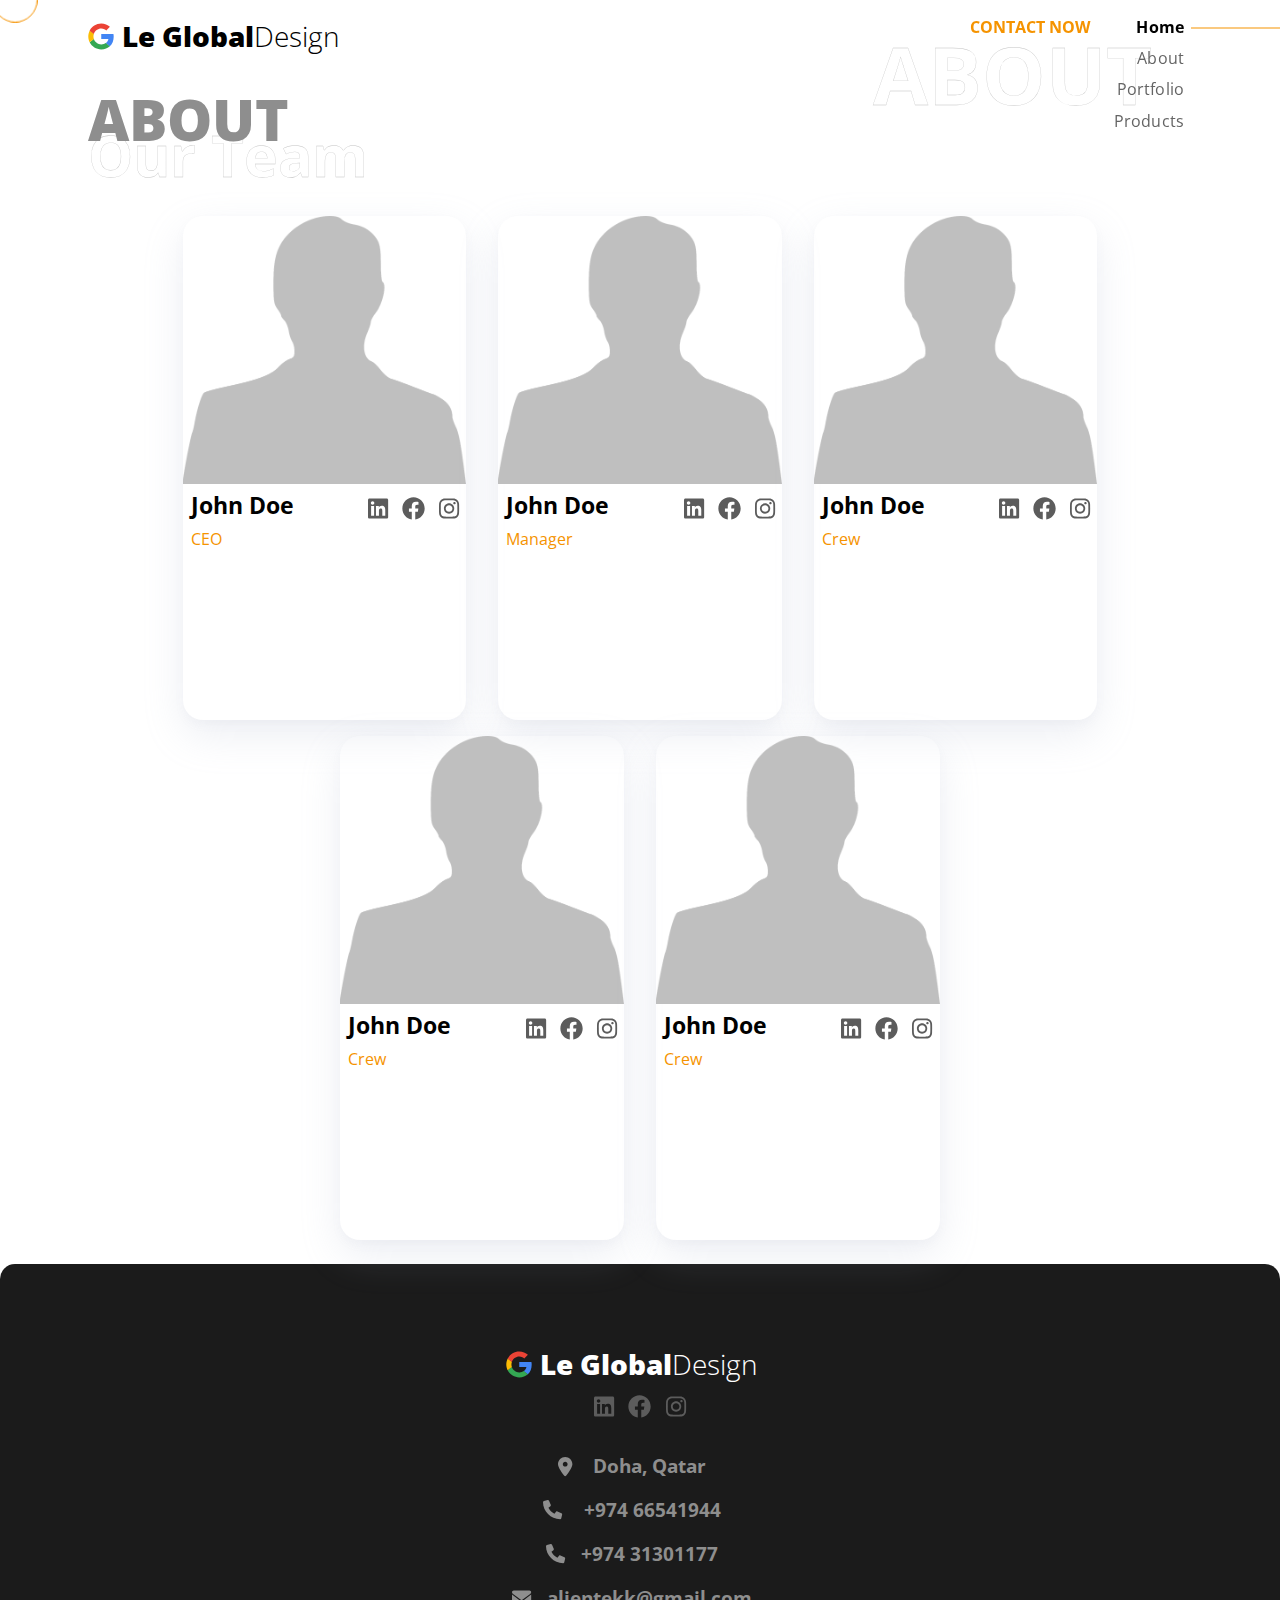
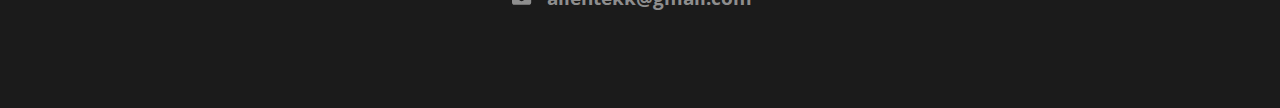
<file: about.html>
<!DOCTYPE html>
<html lang="en-US" dir="ltr">

  <head>
    <meta charset="utf-8">
    <meta http-equiv="X-UA-Compatible" content="IE=edge">
    <meta name="viewport" content="width=device-width, initial-scale=1">

    <!-- ===============================================-->
    <!--    Document Title-->
    <!-- ===============================================-->
    <title>About</title>

    <!-- ===============================================-->
    <!--    Favicons-->
    <!-- ===============================================-->
    <link rel="apple-touch-icon" sizes="180x180" href="assets/img/favicons/apple-touch-icon.png">
    <link rel="icon" type="image/png" sizes="32x32" href="assets/img/favicons/favicon-32x32.png">
    <link rel="icon" type="image/png" sizes="16x16" href="assets/img/favicons/favicon-16x16.png">
    <link rel="shortcut icon" type="image/x-icon" href="assets/img/favicons/favicon.ico">
    <link rel="manifest" href="assets/img/favicons/manifest.json">
    <meta name="msapplication-TileImage" content="assets/img/favicons/mstile-150x150.png">
    <meta name="theme-color" content="#ffffff">

    <!-- ===============================================-->
    <!--    Stylesheets-->
    <!-- ===============================================-->
    <link rel="preconnect" href="https://fonts.gstatic.com">
    <link href="https://fonts.googleapis.com/css2?family=Open+Sans:wght@300;400;500;600;700;800&amp;display=swap" rel="stylesheet">
    <link href="vendors/prism/prism.css" rel="stylesheet">
    <link href="vendors/swiper/swiper-bundle.min.css" rel="stylesheet">
    <link href="assets/css/theme.min.css" rel="stylesheet" />
    <link href="assets/css/user.min.css" rel="stylesheet" />
  </head>

  <body>
    <!-- ===============================================-->
    <!--    Main Content-->
    <!-- ===============================================-->
    <main class="main" id="top">
      <div class="cursor-outer d-none d-md-block"></div>
      <nav class="navbar navbar-light py-3 px-0 overflow-hidden">
        <div class="container px-md-5">
          <div class="row w-100 g-0 justify-content-between">
            <div class="col-8">
              <div class="d-inline-block"><a class="navbar-brand pt-0 fs-3 text-black d-flex align-items-center" href="index.html"><img class="img-fluid" style="width: 26px; height: 27px;" src="assets/img/home/google-icon-logo-svgrepo-com.svg" alt="" /><span class="fw-bolder ms-2">Le Global </span><span class="fw-thin">Design</span></a></div>
              <div class="mt-4 d-none d-lg-block">
                <h1 class="text-uppercase fs-lg-7 fs-5 fw-bolder text-300 lh-1 position-relative z-index-0">About</h1>
                <h1 class="d-none d-md-block fw-bolder text-outlined fs-7 text-white lh-1 mt-n4 position-relative z-index--1">Our Team</h1>
              </div>
            </div>
            <div class="col-4 d-lg-none text-end pe-0"><button class="btn p-0 shadow-none text-black fs-2 d-inline-block" data-bs-toggle="offcanvas" data-bs-target="#navbarOffcanvas" aria-controls="navbarOffcanvas" aria-expanded="false" aria-label="Toggle offcanvas navigation"><span class="menu-bar"></span></button></div>
            <div class="offcanvas offcanvas-end px-0" id="navbarOffcanvas" aria-labelledby="navbarOffcanvasTitle" aria-hidden="true">
              <div class="offcanvas-header justify-content-end">
                <h5 class="visually-hidden offcanvas-title" id="navbarOffcanvasTitle">Menu</h5><button class="btn p-0 shadow-none text-black fs-2 d-inline text-end" type="button" data-bs-dismiss="offcanvas" aria-label="Close"><span class="menu-close-bar"></span></button>
              </div>
              <div class="offcanvas-body px-0">
                <div class="d-lg-flex flex-center-start gap-3 overflow-hidden">
                  <ul class="navbar-nav ms-auto fs-4 ps-6">
                    <li class="nav-item"><a class="nav-link d-inline-block nav-text-outlined lh-1 text-white fs-5 active" aria-current="page" href="index.html">Home</a></li>
                    <li class="nav-item"><a class="nav-link d-inline-block nav-text-outlined lh-1 text-white fs-5" aria-current="page" href="about.html">About</a></li>
                    <li class="nav-item"><a class="nav-link d-inline-block nav-text-outlined lh-1 text-white fs-5" aria-current="page" href="portfolio.html">Portfolio</a></li>
                    <li class="nav-item"><a class="nav-link d-inline-block nav-text-outlined lh-1 text-white fs-5" aria-current="page" href="products.html">Products</a></li>
                  </ul>
                </div>
              </div>
            </div>
            <div class="col-4">
              <div class="d-none d-lg-flex justify-content-end position-relative z-index-1">
                <div class="position-absolute absolute-centered z-index--1">
                  <h1 class="ms-2 fw-bolder text-outlined text-uppercase text-white pe-none display-1">About</h1>
                </div>
                <div class="d-flex gap-3 align-items-start"><a class="mb-0 ms-auto text-warning fs-0 fw-bold text-uppercase" href="contact.html">Contact Now</a>
                  <ul class="navbar-nav navbar-fotogency ms-auto text-end">
                    <li class="nav-item px-2 position-relative"><a class="nav-link pt-0 active" aria-current="page" href="index.html">Home</a></li>
                    <li class="nav-item px-2 position-relative"><a class="nav-link pt-0" aria-current="page" href="about.html">About</a></li>
                    <li class="nav-item px-2 position-relative"><a class="nav-link pt-0" aria-current="page" href="portfolio.html">Portfolio</a></li>
                    <li class="nav-item px-2 position-relative"><a class="nav-link pt-0" aria-current="page" href="products.html">Products</a></li>
                  </ul>
                </div>
              </div>
            </div>
          </div>
          <div class="row g-0 mt-4 d-lg-none">
            <h1 class="text-uppercase ps-0 fs-lg-7 fs-5 fw-bolder text-300 lh-1 position-relative z-index-0">About</h1>
            <h1 class="fw-bolder text-outlined ps-0 fs-lg-7 fs-sm-6 fs-5 text-white lh-1 mt-sm-n4 mt-n3 position-relative z-index--1">Our Team</h1>
          </div>
        </div>
      </nav>

      <!-- ============================================-->
      <!-- <section> begin ============================-->
      <section class="py-2">
        <div class="container px-md-5">
          <div class="row justify-content-center">
            <div class="col-10">
              <div class="row justify-content-center">
                <div class="col-lg-4 col-md-6 d-flex justify-content-center">
                  <div class="card border-0 mb-3"><img class="card-img-top" src="assets/img/team/img6.png" alt="" />
                    <div class="row g-0 card-body px-2 pt-2">
                      <div class="col-12 col-xl-8 text-center text-xl-start">
                        <h4>John Doe</h4>
                        <p class="text-warning mb-2">CEO</p>
                      </div>
                      <div class="col-12 col-xl-4 justify-content-center fs-2 d-flex gap-1"><a href="#!"><span class="team-social-icon fab fa-linkedin ml-3"></span></a><a href="#!"><span class="team-social-icon fab fa-facebook ml-3"></span></a><a href="#!"><span class="team-social-icon fab fa-instagram ml-3"></span></a></div>
                    </div>
                  </div>
                </div>
                <div class="col-lg-4 col-md-6 d-flex justify-content-center">
                  <div class="card border-0 mb-3"><img class="card-img-top" src="assets/img/team/img6.png" alt="" />
                    <div class="row g-0 card-body px-2 pt-2">
                      <div class="col-12 col-xl-8 text-center text-xl-start">
                        <h4>John Doe</h4>
                        <p class="text-warning mb-2">Manager</p>
                      </div>
                      <div class="col-12 col-xl-4 justify-content-center fs-2 d-flex gap-1"><a href="#!"><span class="team-social-icon fab fa-linkedin ml-3"></span></a><a href="#!"><span class="team-social-icon fab fa-facebook ml-3"></span></a><a href="#!"><span class="team-social-icon fab fa-instagram ml-3"></span></a></div>
                    </div>
                  </div>
                </div>
                <div class="col-lg-4 col-md-6 d-flex justify-content-center">
                  <div class="card border-0 mb-3"><img class="card-img-top" src="assets/img/team/img6.png" alt="" />
                    <div class="row g-0 card-body px-2 pt-2">
                      <div class="col-12 col-xl-8 text-center text-xl-start">
                        <h4>John Doe</h4>
                        <p class="text-warning mb-2">Crew</p>
                      </div>
                      <div class="col-12 col-xl-4 justify-content-center fs-2 d-flex gap-1"><a href="#!"><span class="team-social-icon fab fa-linkedin ml-3"></span></a><a href="#!"><span class="team-social-icon fab fa-facebook ml-3"></span></a><a href="#!"><span class="team-social-icon fab fa-instagram ml-3"></span></a></div>
                    </div>
                  </div>
                </div>
                <div class="col-lg-4 col-md-6 d-flex justify-content-center">
                  <div class="card border-0 mb-3"><img class="card-img-top" src="assets/img/team/img6.png" alt="" />
                    <div class="row g-0 card-body px-2 pt-2">
                      <div class="col-12 col-xl-8 text-center text-xl-start">
                        <h4>John Doe</h4>
                        <p class="text-warning mb-2">Crew</p>
                      </div>
                      <div class="col-12 col-xl-4 justify-content-center fs-2 d-flex gap-1"><a href="#!"><span class="team-social-icon fab fa-linkedin ml-3"></span></a><a href="#!"><span class="team-social-icon fab fa-facebook ml-3"></span></a><a href="#!"><span class="team-social-icon fab fa-instagram ml-3"></span></a></div>
                    </div>
                  </div>
                </div>
                <div class="col-lg-4 col-md-6 d-flex justify-content-center">
                  <div class="card border-0 mb-3"><img class="card-img-top" src="assets/img/team/img6.png" alt="" />
                    <div class="row g-0 card-body px-2 pt-2">
                      <div class="col-12 col-xl-8 text-center text-xl-start">
                        <h4>John Doe</h4>
                        <p class="text-warning mb-2">Crew</p>
                      </div>
                      <div class="col-12 col-xl-4 justify-content-center fs-2 d-flex gap-1"><a href="#!"><span class="team-social-icon fab fa-linkedin ml-3"></span></a><a href="#!"><span class="team-social-icon fab fa-facebook ml-3"></span></a><a href="#!"><span class="team-social-icon fab fa-instagram ml-3"></span></a></div>
                    </div>
                  </div>
                </div>
              </div>
            </div>
          </div>
        </div><!-- end of .container-->
      </section><!-- <section> close ============================-->
      <!-- ============================================-->

    </main><!-- ===============================================-->
    <!--    End of Main Content-->
    <!-- ===============================================-->

    <footer class="bg-footer-black" id="footer">
      <div class="container py-7 px-md-5">
        <div class="row g-0">
          <div class="col-md-12 mb-5 mb-md-0" style="text-align: center">
            <div class="mb-4 d-inline-block">
              <a class="navbar-brand pt-0 fs-3 text-white d-flex align-items-center" href="index.html">
                <img class="img-fluid" src="assets/img/home/google-icon-logo-svgrepo-com.svg" 
                style="width: 26px; height: 27px;"  alt="" width="25" height="25" />
                <span class="fw-bolder ms-2">Le Global </span>
                <span class="fw-thin">Design</span></a>
                <div class="col-12 justify-content-center fs-2 d-flex gap-1"><a href="#!"><span class="team-social-icon fab fa-linkedin ml-3"></span></a><a href="#!"><span class="team-social-icon fab fa-facebook ml-3"></span></a><a href="#!"><span class="team-social-icon fab fa-instagram ml-3"></span></a></div>
              </div>
            <div class="icon-font d-inline-block col-12 col-md-10 text-300 mb-3">
              <i class="fas fa-map-marker-alt"></i>
              <a class="nav-link text-300 d-inline" href="">Doha, Qatar</a>
            </div>
            <div class="icon-font d-inline-block col-12 col-md-10 text-300 mb-3">
              <i class="fas fa-phone"></i>
              <a class="nav-link text-300 d-inline" href="tel:+97466541944">+974 66541944</a>
            </div>
            <div class="icon-font d-inline-block col-12 col-md-10 text-300 mb-3"><i class="fas fa-phone"></i><a class="nav-link text-300 d-inline" href="tel:+97431301177">+974 31301177</a></div>
            <div class="icon-font d-inline-block col-12 col-md-10 text-300 mb-3"><i class="fas fa-envelope"></i><a class="nav-link text-300 d-inline" href="mailto:info@sidhanshamil.in">alientekk@gmail.com</a></div>
          </div>
          
          <!-- <div class="col-md-12">
            <form style="text-align: -webkit-center;">
              <div class="form-row">
                <div class="form-group col-md-5">
                  <label for="" class="mb-0 text-300" style="float: left;">Name</label>
                  <input type="text" class="form-control" id="" placeholder="Enter Your Name">
                </div>
                <div class="form-group col-md-5">
                  <label for="inputEmail4" class="mb-0 mt-1 text-300" style="float: left;">Email</label>
                  <input type="email" class="form-control" id="inputEmail4" placeholder="Enter Your Email">
                </div>
              </div>
              <div class="form-group col-md-5">
                <label for="" class="mb-0 mt-1 text-300" style="float: left;">Mobile</label>
                <input type="text" class="form-control" id="inputAddress" placeholder="Enter Your Mobile Number">
              </div>
              <div class="form-group col-md-5">
                <label for="" class="mb-0 mt-1 text-300" style="float: left;">Message</label>
                <textarea name="message" id="" class="form-control"
                    placeholder="Enter Your Message"></textarea>
              </div>
              <button type="submit" class="btn btn-success mt-4 col-md-5" style="padding: 0.7rem 1.6rem;">Submit</button>
            </form>
          </div> -->
          
          
        </div>
      </div>
    </footer>

    <!-- ===============================================-->
    <!--    JavaScripts-->
    <!-- ===============================================-->
    <script src="vendors/popper/popper.min.js"></script>
    <script src="vendors/bootstrap/bootstrap.min.js"></script>
    <script src="vendors/anchorjs/anchor.min.js"></script>
    <script src="vendors/is/is.min.js"></script>
    <script src="vendors/fontawesome/all.min.js"></script>
    <script src="vendors/lodash/lodash.min.js"></script>
    <script src="https://polyfill.io/v3/polyfill.min.js?features=window.scroll"></script>
    <script src="vendors/prism/prism.js"></script>
    <script src="vendors/swiper/swiper-bundle.min.js"></script>
    <script src="assets/js/theme.js"></script>
  </body>

</html>
</file>
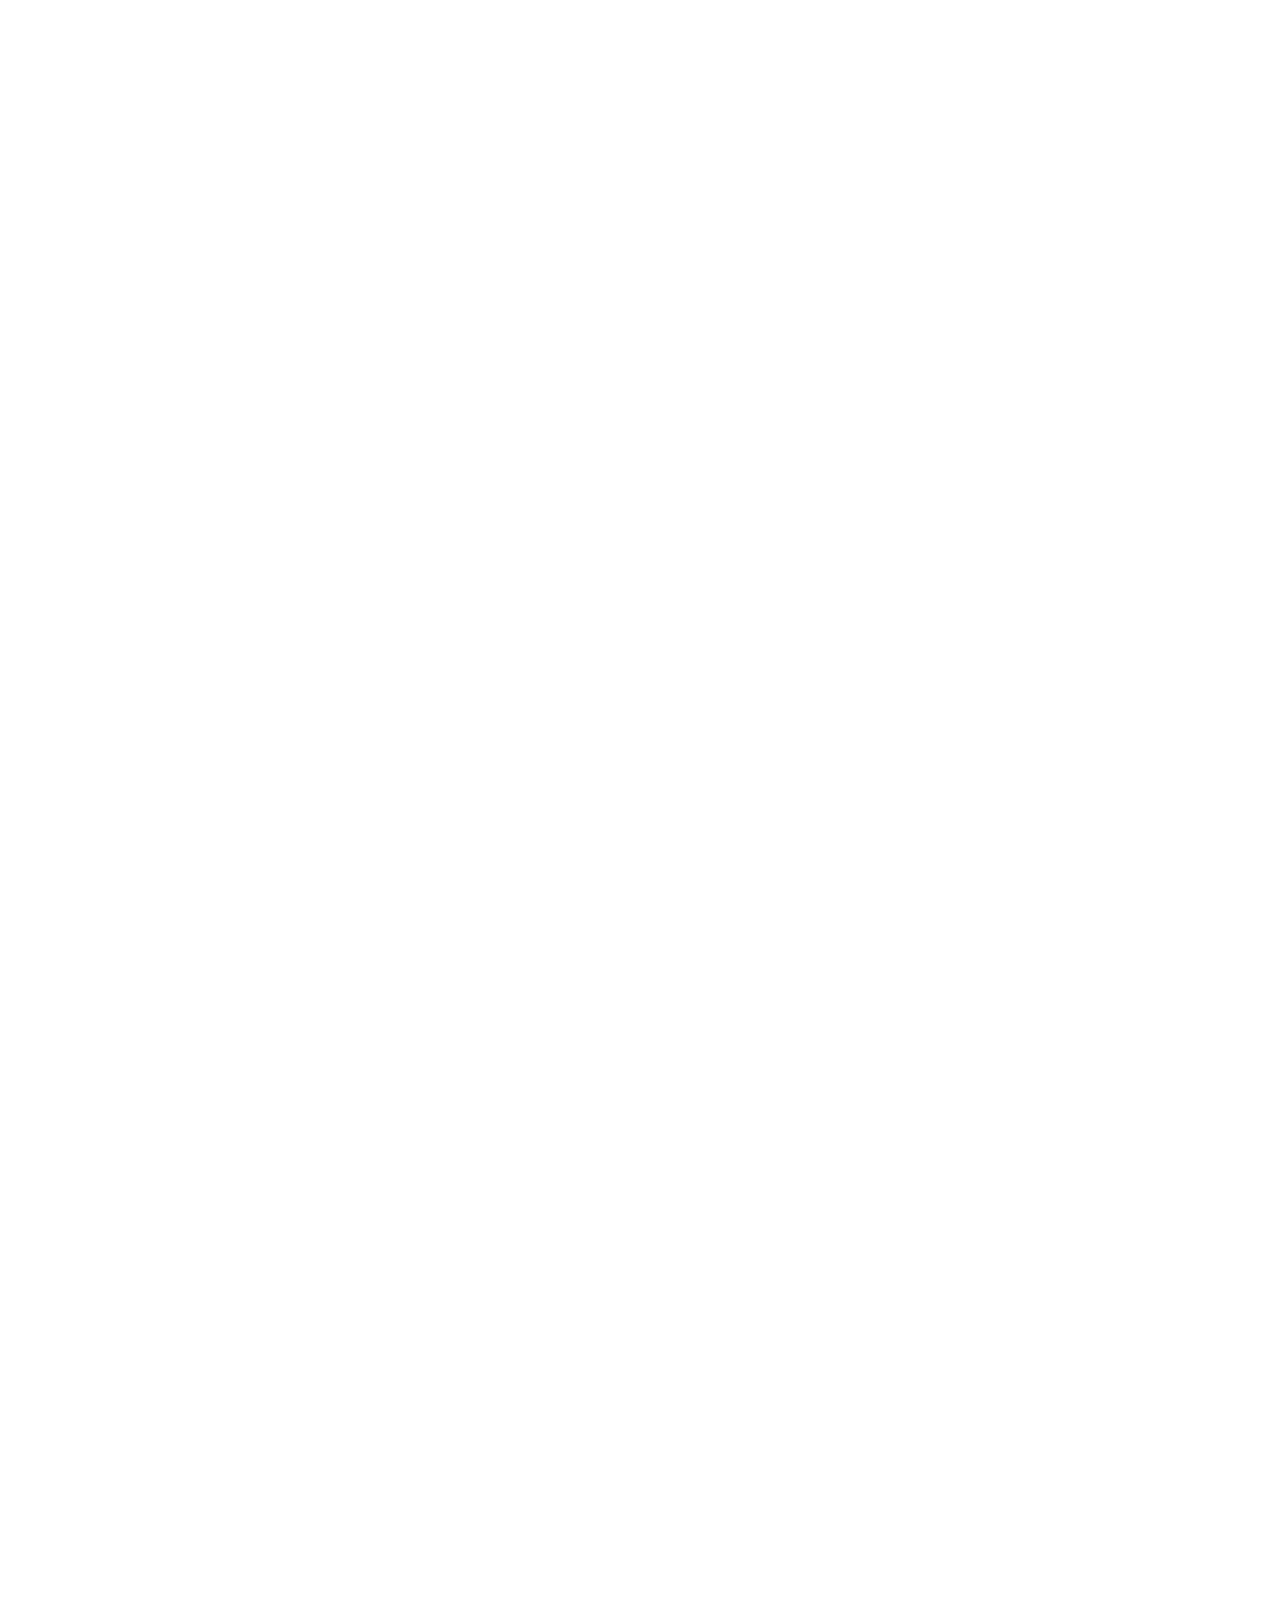
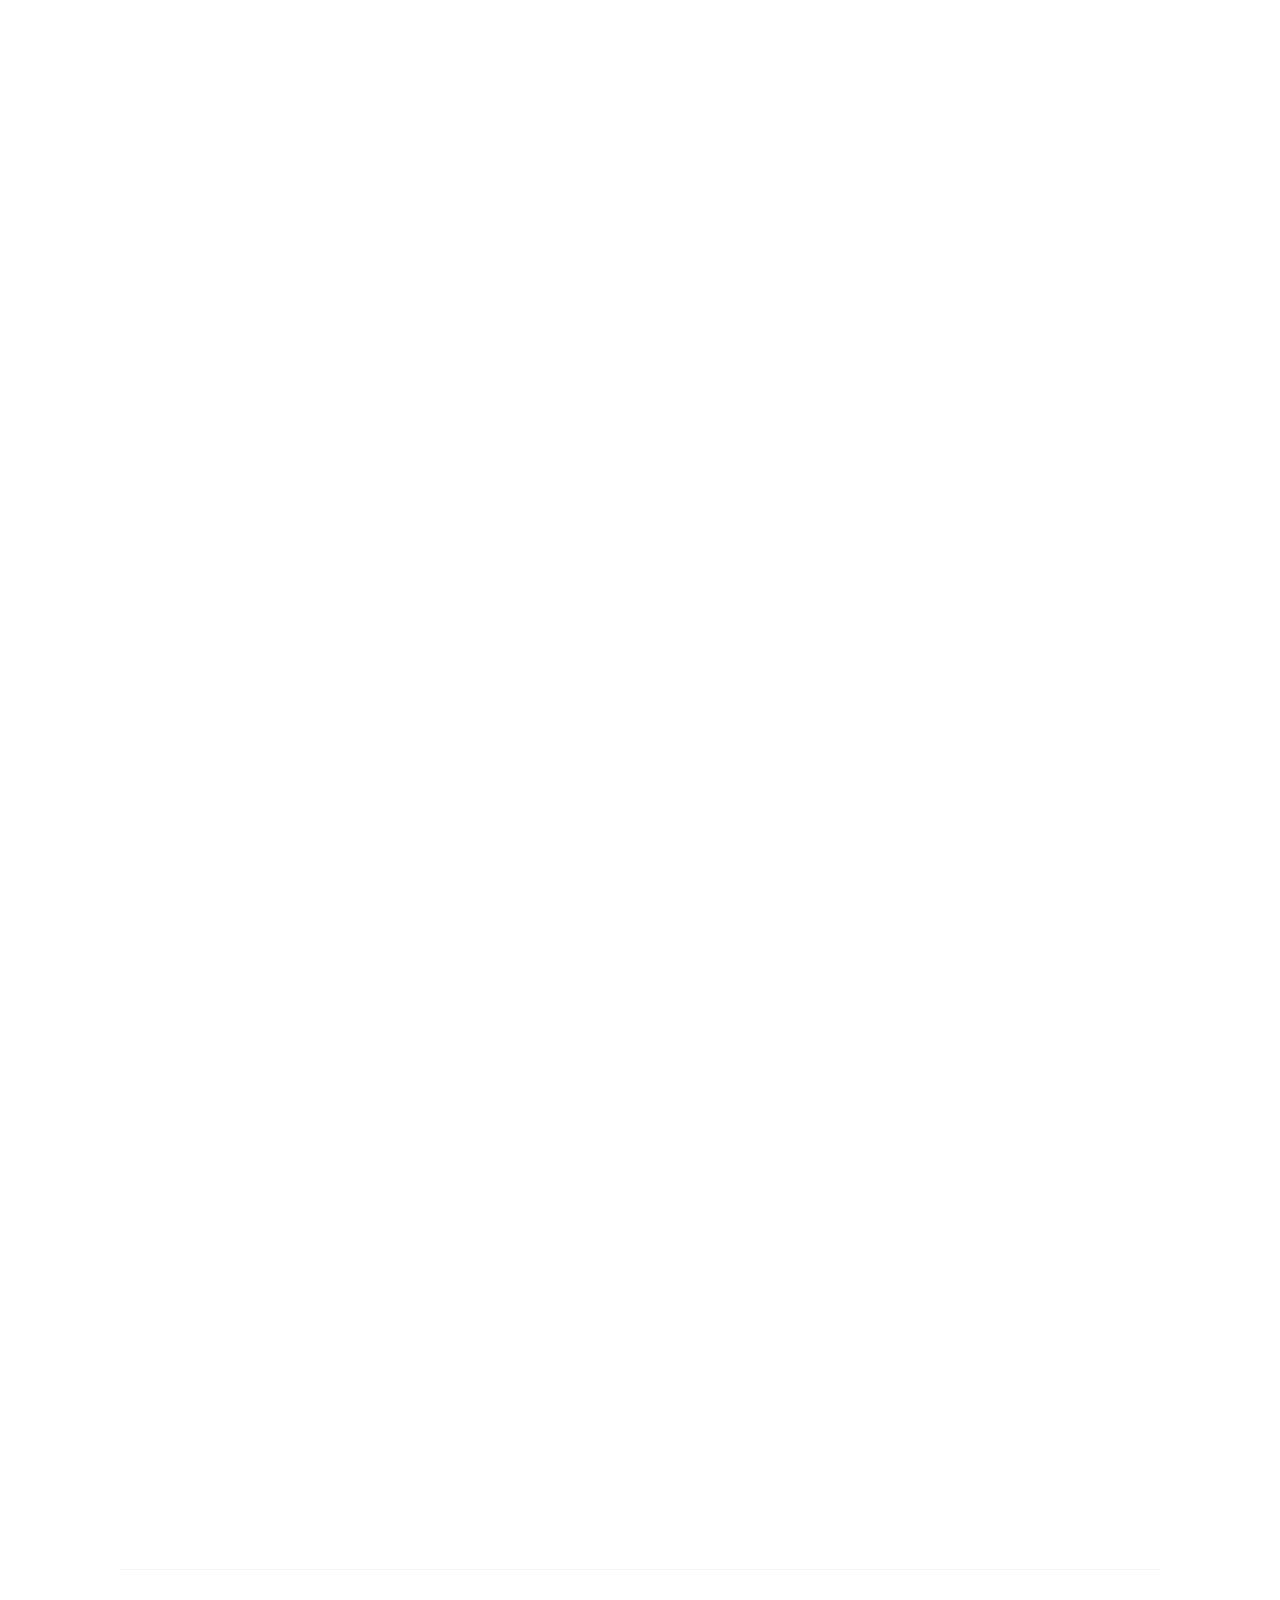
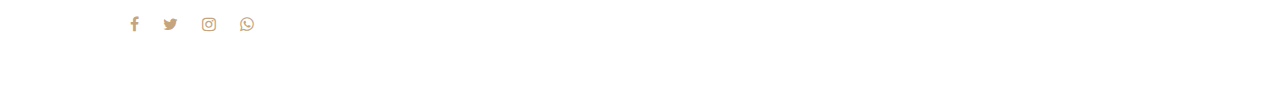
<file: catalogue.html>
<!DOCTYPE html>
<html lang="en">
<head>
    <meta charset="utf-8">
    <meta http-equiv="X-UA-Compatible" content="IE=edge">
    <meta name="viewport" content=" width=device-width, initial-scale=1">
    <link rel="icon" type="image/svg" href="images/microsoft-logo-svgrepo-com.svg" />
    <title>Catalogue</title>
    <link href="css/animate.css" rel="stylesheet" type="text/css">
    <link href="css/bootstrap.min.css" rel="stylesheet" type="text/css">
    <link href="css/bootstrap.menu.css" rel="stylesheet" type="text/css">
    <link href="css/font-awesome.css" rel="stylesheet" type="text/css">
    <link href="css/magnific-popup.css" rel="stylesheet" type="text/css">
    <link href="css/swiper.css" rel="stylesheet" type="text/css">
    <link href="css/owl.carousel.min.css" rel="stylesheet" type="text/css">
    <link href="css/owl.theme.default.min.css" rel="stylesheet" type="text/css">
    <link href="css/style.css" rel="stylesheet" type="text/css">
</head>
<body>
    <!-- Preloader -->
    <div id="Lfa-page-loading" class="Lfa-pageloading">
        <div class="Lfa-pageloading-inner"> <img src="images/microsoft-logo-svgrepo-com.svg" class="logo" alt=""> </div>
    </div>
    <!-- Wrapper -->
    <div id="next-page-wrapper">
        <!-- Header -->
        <header>
            <div class="container">
                <div class="row">
                    <div class="col-md-12 animate-box" data-animate-effect="fadeInUp">
                        <div class="next-header-container d-flex">
                            <!-- Logo -->
                            <div class="text-center flex-grow-1">
                                <a href="index.html"><img src="images/microsoft-logo-svgrepo-com.svg" alt="" class="logo"></a>
                            </div>
                        </div>
                        <nav class="navbar navbar-expand-lg navbar-light bg-light text-center">
                            <button class="navbar-toggler" type="button" data-toggle="collapse" data-target="#navbarNav" aria-controls="navbarNav" aria-expanded="false" aria-label="Toggle navigation">
                              <span class="navbar-toggler-icon"></span>
                            </button>
                            <div class="collapse navbar-collapse" id="navbarNav" style="justify-content: center;">
                              <ul class="navbar-nav">
                                <li class="nav-item">
                                  <a class="nav-link" href="index.html">Home</a>
                                </li>
                                <li class="nav-item active">
                                  <a class="nav-link" href="#">Catalogue <span class="sr-only">(current)</span></a>
                                </li>
                                <li class="nav-item">
                                  <a class="nav-link" href="portfolio.html">Portfolio </a>
                                </li>
                                <li class="nav-item">
                                    <a class="nav-link" href="contact.html">Contact</a>
                                </li>
                              </ul>
                            </div>
                            
                            <!-- toggle structure
label
    input
    svg

the idea is to
1. hide the input on top of the svg
1. change the position/opacity of the svg as the input is toggled
-->
<div class="switch ml-auto mt-3">
    <label for="toggle">
        <input type="checkbox" />

        <svg viewBox="0 0 100 45" width="400"
            height="180">
            <defs>
                <!-- rectangle used for the background and re-used in the clip and mask elements -->
                <rect id="background" x="0" y="0"
                    width="90" height="40" rx="20">
                </rect>

                <!-- clip cutting out the elements exceeding the rounded rectangle -->
                <clipPath id="clip">
                    <use href="#background"></use>
                </clipPath>

                <!-- for the light variant -->
                <!-- gradient used for the background -->
                <linearGradient id="gradient-light"
                    x1="0" x2="0" y1="0" y2="1">
                    <stop stop-color="#8bc8f2"
                        offset="0"></stop>
                    <stop stop-color="#fff" offset="1">
                    </stop>
                </linearGradient>

                <!-- filter applied to (a copy of) the sun to blur the edges -->
                <filter id="blur-light">
                    <feGaussianBlur stdDeviation="1">
                    </feGaussianBlur>
                </filter>

                <!-- pattern for the waves -->
                <pattern id="pattern-light" width="0.1"
                    height="1" viewBox="0 0 10 45">
                    <path fill="#40b5f8"
                        d="M 0 0 a 6 6 0 0 0 10 0 v 45 h -10 z">
                    </path>
                </pattern>


                <!-- for the dark variant -->
                <!-- gradient used for the background -->
                <linearGradient id="gradient-dark"
                    x1="0" x2="0" y1="0" y2="1">
                    <stop stop-color="#1F2241"
                        offset="0"></stop>
                    <stop stop-color="#7D59DF"
                        offset="1"></stop>
                </linearGradient>

                <!-- gradient used for the the mask
the idea is to have the mask use the [#000-#fff] gradient to progressively hide the shapes as they approach the bottom
-->
                <linearGradient id="gradient-mask"
                    x1="0" x2="0" y1="0" y2="1">
                    <stop stop-color="#000" offset="0">
                    </stop>
                    <stop stop-color="#fff" offset="1">
                    </stop>
                </linearGradient>

                <!-- mask to conceal the stars at the bottom of the toggle -->
                <mask id="mask-dark">
                    <use fill="url(#gradient-mask)"
                        href="#background"></use>
                </mask>

                <!-- gradients for the moon and craters -->
                <radialGradient id="gradient-moon">
                    <stop stop-color="#fdfdfd"
                        offset="0.7"></stop>
                    <stop stop-color="#e2e2e2"
                        offset="1"></stop>
                </radialGradient>

                <radialGradient id="gradient-crater">
                    <stop stop-color="#e0e0e0"
                        offset="0"></stop>
                    <stop stop-color="#d9d9d9"
                        offset="1"></stop>
                </radialGradient>

                <!-- pattern for the stars -->
                <pattern id="pattern-dark" width="0.2"
                    height="1" viewBox="0 0 20 45">
                    <path fill="#fff"
                        d="M 2 5 l 1 1 l -1 1 l -1 -1 l 1 -1">
                    </path>
                    <path fill="#fff"
                        d="M 10 16 l 1 1 l -1 1 l -1 -1 l 1 -1">
                    </path>
                    <path fill="#fff"
                        d="M 16 27 l 1 1 l -1 1 l -1 -1 l 1 -1">
                    </path>
                    <path fill="#fff"
                        d="M 10 38 l 1 1 l -1 1 l -1 -1 l 1 -1">
                    </path>
                </pattern>
            </defs>

            <!-- actual graphics
the idea is to include the elements for the light variant on top of the dark counterpart and change the opacity when the input is toggled
! beside changing the opacity of the .light elements the transition also affects the position of the sun/moon and of the patterns
-->
            <g transform="translate(5 2.5)">
                <g clip-path="url(#clip)">
                    <g class="dark">
                        <use fill="url(#gradient-dark)"
                            href="#background"></use>
                        <!-- translate the stars above the toggle
! the change in y scale allows to transition the stars with a faster pace (see the CSS)
-->
                        <g class="background"
                            transform="translate(0 -40) scale(1 0.4)">
                            <rect
                                transform="translate(-40 0) rotate(4)"
                                fill="url(#pattern-dark)"
                                x="0" y="0" width="100"
                                height="45"></rect>
                        </g>
                        <use mask="url(#mask-dark)"
                            fill="url(#gradient-dark)"
                            href="#background"></use>
                    </g>
                    <g class="light">
                        <use fill="url(#gradient-light)"
                            href="#background"></use>
                        <!-- translate the waves above the toggle and reset their position with an opposite translation
by translating the first group to 0 (alongside the stars) the waves are pushed below
-->
                        <g class="background"
                            transform="translate(-30 -20)">
                            <g
                                transform="translate(30 20)">
                                <rect
                                    fill="url(#pattern-light)"
                                    x="-5" y="27.5"
                                    width="100"
                                    height="45"></rect>
                            </g>
                        </g>
                    </g>
                </g>
            </g>

            <g transform="translate(77.5 22.5)">
                <!-- translate this group to move the sun/moon to the right -->
                <g class="translate"
                    transform="translate(-55)">
                    <!-- rotate this group to rotate the moon -->
                    <g class="rotate"
                        transform="rotate(-100)">
                        <g class="dark">
                            <circle
                                fill="url(#gradient-moon)"
                                cx="0" cy="0" r="20.5">
                            </circle>
                            <g
                                transform="translate(-8 -7.5)">
                                <ellipse
                                    transform="rotate(-30)"
                                    fill="url(#gradient-crater)"
                                    stroke="#d5d5d5"
                                    stroke-width="0.2"
                                    cx="0" cy="0" rx="4"
                                    ry="3"></ellipse>
                            </g>
                            <g
                                transform="translate(11 5)">
                                <ellipse
                                    fill="url(#gradient-crater)"
                                    stroke="#d5d5d5"
                                    stroke-width="0.2"
                                    cx="0" cy="0"
                                    rx="3.85" ry="4">
                                </ellipse>
                            </g>
                            <g
                                transform="translate(-6 12)">
                                <ellipse
                                    transform="rotate(-10)"
                                    fill="url(#gradient-crater)"
                                    stroke="#d5d5d5"
                                    stroke-width="0.2"
                                    cx="0" cy="0" rx="2"
                                    ry="1.75"></ellipse>
                            </g>
                        </g>
                    </g>
                    <g class="light">
                        <circle fill="#FFD21F" cx="0"
                            cy="0" r="21"
                            filter="url(#blur-light)">
                        </circle>
                        <circle fill="#FFD21F" cx="0"
                            cy="0" r="20.5"></circle>
                    </g>
                </g>
            </g>
        </svg>
</div>
                          </nav>
                    </div>
                </div>
            </div>
        </header>
        <!-- Contact Page -->
    <div id="next-page-wrapper">
        <!-- Project Page -->
        <div class="container mb-4 mt-4">
            <div class="row">
                <div class="col-md-12 animate-box" data-animate-effect="fadeInUp"> 
                   <img class="img-fluid" src="images/img-1.jpg" alt="">
                    <h2 class="mt-20"><span>Catalogue Name</span></h2>
                    <p>simply dummy text of the printing and typesetting industry. 
                        Lorem Ipsum has been the industry's standard dummy text ever since the 1500s,
                         when an unknown printer took a galley of type and scrambled it to make a type 
                         specimen book. It has survived not only five centuries, but also the leap into
                          electronic typesetting, remaining essentially unchanged. It was popularised in the 
                          1960s with the release of Letraset sheets containing Lorem Ipsum passages, and more 
                          recently with desktop
                         publishing software like Aldus PageMaker including versions of Lorem Ipsum</p>
                </div>
            </div>
        </div>
        <!-- Project Page -->
        <div class="container mb-4 mt-4">
            <div class="row">
                <div class="col-md-12 animate-box" data-animate-effect="fadeInUp"> 
                   <img class="img-fluid" src="images/img-2.jpg" alt="">
                   <h2 class="mt-20"><span>Catalogue Name</span></h2>
                   <p>simply dummy text of the printing and typesetting industry. 
                    Lorem Ipsum has been the industry's standard dummy text ever since the 1500s,
                     when an unknown printer took a galley of type and scrambled it to make a type 
                     specimen book. It has survived not only five centuries, but also the leap into
                      electronic typesetting, remaining essentially unchanged. It was popularised in the 
                      1960s with the release of Letraset sheets containing Lorem Ipsum passages, and more 
                      recently with desktop
                     publishing software like Aldus PageMaker including versions of Lorem Ipsum</p>
                </div>
            </div>
        </div>
        <!-- Project Page -->
        <div class="container mb-4 mt-4">
            <div class="row">
                <div class="col-md-12 animate-box" data-animate-effect="fadeInUp"> 
                   <img class="img-fluid" src="images/img-1.jpg" alt="">
                   <h2 class="mt-20"><span>Catalogue Name</span></h2>
                   <p>simply dummy text of the printing and typesetting industry. 
                    Lorem Ipsum has been the industry's standard dummy text ever since the 1500s,
                     when an unknown printer took a galley of type and scrambled it to make a type 
                     specimen book. It has survived not only five centuries, but also the leap into
                      electronic typesetting, remaining essentially unchanged. It was popularised in the 
                      1960s with the release of Letraset sheets containing Lorem Ipsum passages, and more 
                      recently with desktop
                     publishing software like Aldus PageMaker including versions of Lorem Ipsum</p>
                </div>
            </div>
        </div>
        <!-- Gallery -->
        <!-- <div class="works">
            <div class="container">
                <div class="row">
                    <div class="gallery mt-60 mb-60 full-width animate-box" data-animate-effect="fadeInUp">
                        <div class="row">
                            <div class="col-md-4 items">
                                <div class="item-img">
                                    <a href="images/blog/3.jpg" class="popimg"> <img src="images/blog/3.jpg" alt="image"></a>
                                </div>
                            </div>
                            <div class="col-md-4 items">
                                <div class="item-img">
                                    <a href="images/blog/2.jpg" class="popimg"> <img src="images/blog/2.jpg" alt="image"></a>
                                </div>
                            </div>
                            <div class="col-md-4 items">
                                <div class="item-img">
                                    <a href="images/blog/4.jpg" class="popimg"> <img src="images/blog/4.jpg" alt="image"></a>
                                </div>
                            </div>
                        </div>
                    </div>
                </div>
            </div>
        </div> -->
        <!-- Footer -->
        <footer>
            <div class="container next-footer-container">
                <div class="row">
                    <div class="col-md-12">
                        <ul class="next-social-icons">
                            <li class="next-social-icons-item">
                                <a class="next-social-link" href="index.html#"> <span class="next-social-icon fa fa-facebook-f"></span> </a>
                            </li>
                            <li class="next-social-icons-item">
                                <a class="next-social-link" href="index.html#"> <span class="next-social-icon fa fa-twitter"></span> </a>
                            </li>
                            <li class="next-social-icons-item">
                                <a class="next-social-link" href="index.html#"> <span class="next-social-icon fa fa-instagram"></span> </a>
                            </li>
                            <li class="next-social-icons-item">
                                <a class="next-social-link" href="index.html#"> <span class="next-social-icon fa fa-whatsapp"></span> </a>
                            </li>
                        </ul>
                    </div>
                </div>
            </div>
        </footer>
    </div>
    <!-- jQuery -->
    <script src="js/plugins/jquery-3.6.0.min.js"></script>
    <script src="js/plugins/bootstrap.min.js"></script>
    <script src="js/plugins/bootstrap.menu.js"></script>
    <script src="js/plugins/modernizr-2.6.2.min.js"></script>
    <script src="js/plugins/jquery.waypoints.min.js"></script>
    <script src="js/plugins/swiper.min.js"></script>
    <script src="js/plugins/owl.carousel.min.js"></script>
    <script src="js/plugins/isotope.pkgd.min.js"></script>
    <script src="js/plugins/jquery.magnific-popup.min.js"></script>
    <script src="js/script.js"></script>
</body>
</html>
</file>
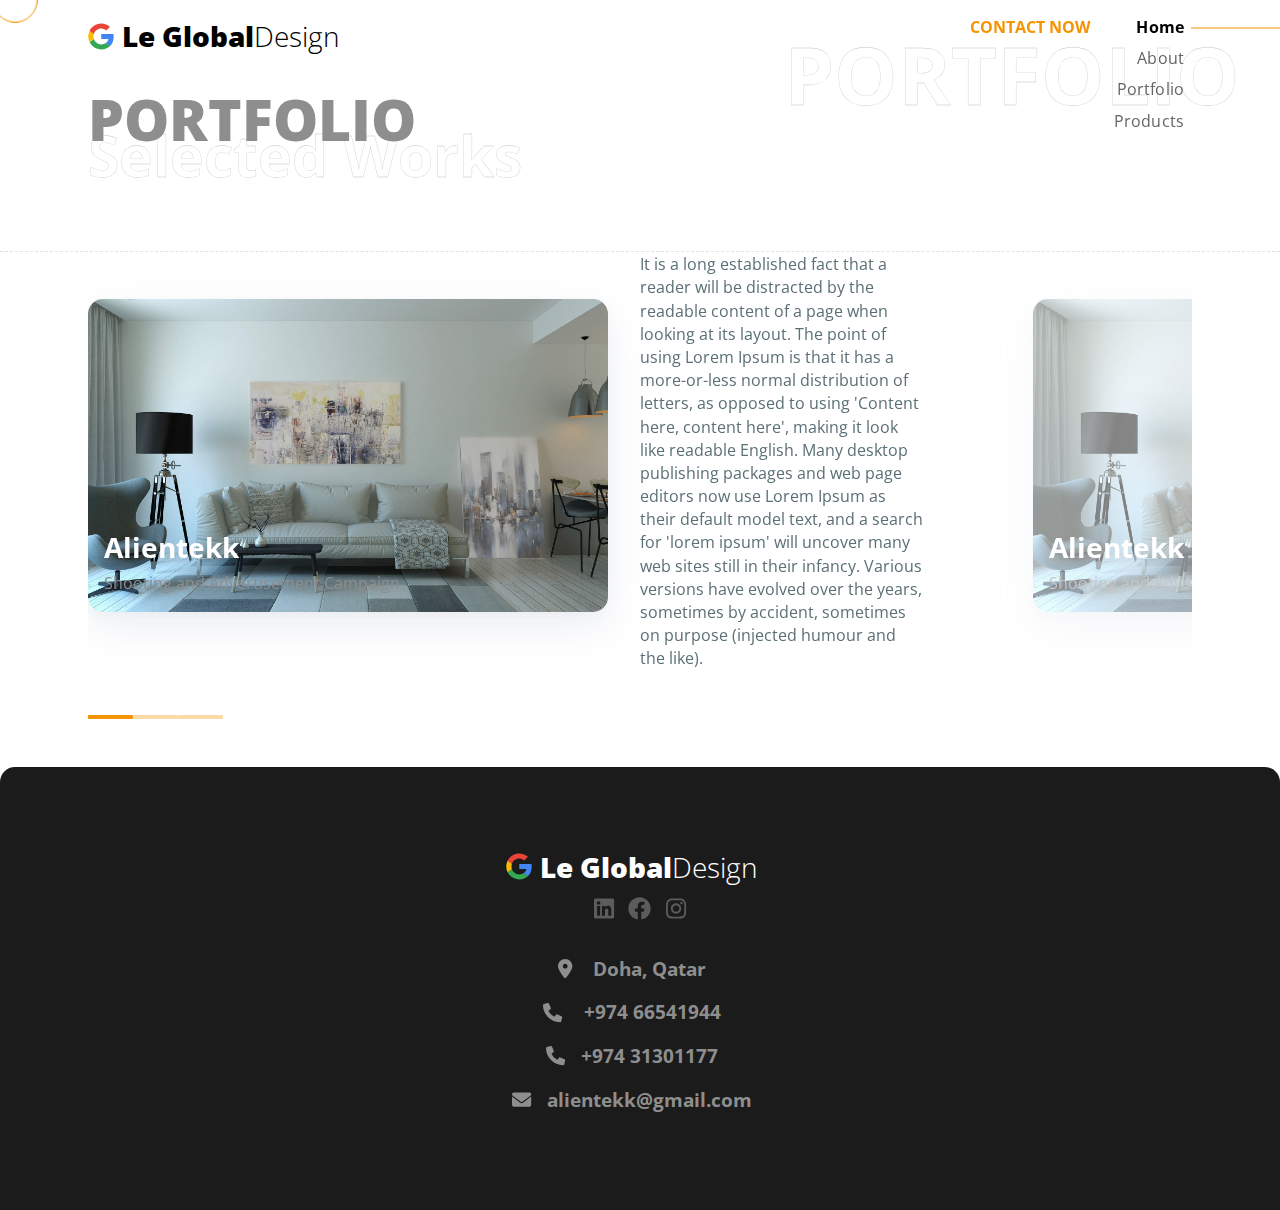
<file: portfolio.html>
<!DOCTYPE html>
<html lang="en-US" dir="ltr">

  <head>
    <meta charset="utf-8">
    <meta http-equiv="X-UA-Compatible" content="IE=edge">
    <meta name="viewport" content="width=device-width, initial-scale=1">

    <!-- ===============================================-->
    <!--    Document Title-->
    <!-- ===============================================-->
    <title>Portfolio</title>

    <!-- ===============================================-->
    <!--    Favicons-->
    <!-- ===============================================-->
    <link rel="apple-touch-icon" sizes="180x180" href="assets/img/favicons/apple-touch-icon.png">
    <link rel="icon" type="image/png" sizes="32x32" href="assets/img/favicons/favicon-32x32.png">
    <link rel="icon" type="image/png" sizes="16x16" href="assets/img/favicons/favicon-16x16.png">
    <link rel="shortcut icon" type="image/x-icon" href="assets/img/favicons/favicon.ico">
    <link rel="manifest" href="assets/img/favicons/manifest.json">
    <meta name="msapplication-TileImage" content="assets/img/favicons/mstile-150x150.png">
    <meta name="theme-color" content="#ffffff">

    <!-- ===============================================-->
    <!--    Stylesheets-->
    <!-- ===============================================-->
    <link rel="preconnect" href="https://fonts.gstatic.com">
    <link href="https://fonts.googleapis.com/css2?family=Open+Sans:wght@300;400;500;600;700;800&amp;display=swap" rel="stylesheet">
    <link href="vendors/prism/prism.css" rel="stylesheet">
    <link href="vendors/swiper/swiper-bundle.min.css" rel="stylesheet">
    <link href="assets/css/theme.min.css" rel="stylesheet" />
    <link href="assets/css/user.min.css" rel="stylesheet" />
  </head>

  <body>
    <!-- ===============================================-->
    <!--    Main Content-->
    <!-- ===============================================-->
    <main class="main" id="top">
      <div class="cursor-outer d-none d-md-block"></div>
      <nav class="navbar navbar-light py-3 px-0 overflow-hidden">
        <div class="container px-md-5">
          <div class="row w-100 g-0 justify-content-between">
            <div class="col-8">
              <div class="d-inline-block"><a class="navbar-brand pt-0 fs-3 text-black d-flex align-items-center" href="index.html"><img class="img-fluid" style="width: 26px; height: 27px;" src="assets/img/home/google-icon-logo-svgrepo-com.svg" alt="" /><span class="fw-bolder ms-2">Le Global </span><span class="fw-thin">Design</span></a></div>
              <div class="mt-4 d-none d-lg-block">
                <h1 class="text-uppercase fs-lg-7 fs-5 fw-bolder text-300 lh-1 position-relative z-index-0">Portfolio</h1>
                <h1 class="d-none d-md-block fw-bolder text-outlined fs-7 text-white lh-1 mt-n4 position-relative z-index--1">Selected Works</h1>
              </div>
            </div>
            <div class="col-4 d-lg-none text-end pe-0"><button class="btn p-0 shadow-none text-black fs-2 d-inline-block" data-bs-toggle="offcanvas" data-bs-target="#navbarOffcanvas" aria-controls="navbarOffcanvas" aria-expanded="false" aria-label="Toggle offcanvas navigation"><span class="menu-bar"></span></button></div>
            <div class="offcanvas offcanvas-end px-0" id="navbarOffcanvas" aria-labelledby="navbarOffcanvasTitle" aria-hidden="true">
              <div class="offcanvas-header justify-content-end">
                <h5 class="visually-hidden offcanvas-title" id="navbarOffcanvasTitle">Menu</h5><button class="btn p-0 shadow-none text-black fs-2 d-inline text-end" type="button" data-bs-dismiss="offcanvas" aria-label="Close"><span class="menu-close-bar"></span></button>
              </div>
              <div class="offcanvas-body px-0">
                <div class="d-lg-flex flex-center-start gap-3 overflow-hidden">
                  <ul class="navbar-nav ms-auto fs-4 ps-6">
                    <li class="nav-item"><a class="nav-link d-inline-block nav-text-outlined lh-1 text-white fs-5 active" aria-current="page" href="index.html">Home</a></li>
                    <li class="nav-item"><a class="nav-link d-inline-block nav-text-outlined lh-1 text-white fs-5" aria-current="page" href="about.html">About</a></li>
                    <li class="nav-item"><a class="nav-link d-inline-block nav-text-outlined lh-1 text-white fs-5" aria-current="page" href="portfolio.html">Portfolio</a></li>
                    <li class="nav-item"><a class="nav-link d-inline-block nav-text-outlined lh-1 text-white fs-5" aria-current="page" href="products.html">Products</a></li>
                  </ul>
                </div>
              </div>
            </div>
            <div class="col-4">
              <div class="d-none d-lg-flex justify-content-end position-relative z-index-1">
                <div class="position-absolute absolute-centered z-index--1">
                  <h1 class="ms-2 fw-bolder text-outlined text-uppercase text-white pe-none display-1">Portfolio</h1>
                </div>
                <div class="d-flex gap-3 align-items-start"><a class="mb-0 ms-auto text-warning fs-0 fw-bold text-uppercase" href="contact.html">Contact Now</a>
                  <ul class="navbar-nav navbar-fotogency ms-auto text-end">
                    <li class="nav-item px-2 position-relative"><a class="nav-link pt-0 active" aria-current="page" href="index.html">Home</a></li>
                    <li class="nav-item px-2 position-relative"><a class="nav-link pt-0" aria-current="page" href="about.html">About</a></li>
                    <li class="nav-item px-2 position-relative"><a class="nav-link pt-0" aria-current="page" href="portfolio.html">Portfolio</a></li>
                    <li class="nav-item px-2 position-relative"><a class="nav-link pt-0" aria-current="page" href="products.html">Products</a></li>
                  </ul>
                </div>
              </div>
            </div>
          </div>
          <div class="row g-0 mt-4 d-lg-none">
            <h1 class="text-uppercase ps-0 fs-lg-7 fs-5 fw-bolder text-300 lh-1 position-relative z-index-0">Portfolio</h1>
            <h1 class="fw-bolder text-outlined ps-0 fs-lg-7 fs-sm-6 fs-5 text-white lh-1 mt-sm-n4 mt-n3 position-relative z-index--1">Selected Works</h1>
          </div>
        </div>
      </nav>

      <!-- ============================================-->
      <!-- <section> begin ============================-->
      <section class="py-3">
        <div class="container-fluid px-0">
          <div class="position-absolute w-100 border-dashed-bottom opacity-25 top-5 z-index-1"></div>
          <div class="container px-md-5">
            <div class="row g-0">
              <div class="col-lg-12 pb-6 px-0 mb-lg-0">
                <div class="swiper-container swiper-theme" data-swiper='{"slidesPerView":1,"breakpoints":{"576":{"slidesPerView":1.2}},"spaceBetween":30,"grabCursor":true,"pagination":{"el":".swiper-pagination","clickable":true},"loop":true,"loopedSlides":3,"slideToClickedSlide":true}'>
                  <div class="swiper-wrapper">
                    <div class="swiper-slide">
                      <div class="row align-items-center">
                        <div class="col-xl-7">
                          <div class="position-relative">
                            <div class="position-absolute start-0 bottom-0 ms-3">
                              <h3 class="text-white">Alientekk</h3>
                              <p class="text-300">Shooting and Advertisement Campaign</p>
                            </div><img class="portfolio-img img-fluid card-img" src="assets/img/home/img9.jpg" alt="" />
                          </div>
                        </div>
                        <div class="col-xl-4 mt-4">
                          <p class="fs-0">It is a long established fact that a reader will be distracted by the readable content of a page when looking at its layout. The point of using Lorem Ipsum is that it has a more-or-less normal distribution of letters, as opposed to using 'Content here, content here', making it look like readable English. Many desktop publishing packages and web page editors now use Lorem Ipsum as their default model text, and a search for 'lorem ipsum' will uncover many web sites still in their infancy. Various versions have evolved over the years, sometimes by accident, sometimes on purpose (injected humour and the like).</p>
                        </div>
                      </div>
                    </div>
                    <div class="swiper-slide">
                      <div class="row align-items-center">
                        <div class="col-xl-7">
                          <div class="position-relative">
                            <div class="position-absolute start-0 bottom-0 ms-3">
                              <h3 class="text-white">Alientekk</h3>
                              <p class="text-300">Shooting and Advertisement Campaign</p>
                            </div><img class="portfolio-img img-fluid card-img" src="assets/img/home/img9.jpg"  alt="" />
                          </div>
                        </div>
                        <div class="col-xl-4 mt-4">
                          <p class="fs-0">It is a long established fact that a reader will be distracted by the readable content of a page when looking at its layout. The point of using Lorem Ipsum is that it has a more-or-less normal distribution of letters, as opposed to using 'Content here, content here', making it look like readable English. Many desktop publishing packages and web page editors now use Lorem Ipsum as their default model text, and a search for 'lorem ipsum' will uncover many web sites still in their infancy. Various versions have evolved over the years, sometimes by accident, sometimes on purpose (injected humour and the like).</p>
                        </div>
                      </div>
                    </div>
                    <div class="swiper-slide">
                      <div class="row align-items-center">
                        <div class="col-xl-7">
                          <div class="position-relative">
                            <div class="position-absolute start-0 bottom-0 ms-3">
                              <h3 class="text-white">Alientekk</h3>
                              <p class="text-300">Shooting and Advertisement Campaign</p>
                            </div><img class="portfolio-img img-fluid card-img" src="assets/img/home/img9.jpg" alt="" />
                          </div>
                        </div>
                        <div class="col-xl-4 mt-4">
                          <p class="fs-0">It is a long established fact that a reader will be distracted by the readable content of a page when looking at its layout. The point of using Lorem Ipsum is that it has a more-or-less normal distribution of letters, as opposed to using 'Content here, content here', making it look like readable English. Many desktop publishing packages and web page editors now use Lorem Ipsum as their default model text, and a search for 'lorem ipsum' will uncover many web sites still in their infancy. Various versions have evolved over the years, sometimes by accident, sometimes on purpose (injected humour and the like).</p>
                        </div>
                      </div>
                    </div>
                  </div>
                </div>
                <div class="swiper-theme swiper-pagination d-flex mt-4"></div>
              </div>
            </div>
          </div>
        </div><!-- end of .container-->
      </section><!-- <section> close ============================-->
      <!-- ============================================-->

    </main><!-- ===============================================-->
    <!--    End of Main Content-->
    <!-- ===============================================-->

    
    <footer class="bg-footer-black" id="footer">
      <div class="container py-7 px-md-5">
        <div class="row g-0">
          <div class="col-md-12 mb-5 mb-md-0" style="text-align: center">
            <div class="mb-4 d-inline-block">
              <a class="navbar-brand pt-0 fs-3 text-white d-flex align-items-center" href="index.html">
                <img class="img-fluid" src="assets/img/home/google-icon-logo-svgrepo-com.svg" 
                style="width: 26px; height: 27px;"  alt="" width="25" height="25" />
                <span class="fw-bolder ms-2">Le Global </span>
                <span class="fw-thin">Design</span></a>
                <div class="col-12 justify-content-center fs-2 d-flex gap-1"><a href="#!"><span class="team-social-icon fab fa-linkedin ml-3"></span></a><a href="#!"><span class="team-social-icon fab fa-facebook ml-3"></span></a><a href="#!"><span class="team-social-icon fab fa-instagram ml-3"></span></a></div>
              </div>
            <div class="icon-font d-inline-block col-12 col-md-10 text-300 mb-3">
              <i class="fas fa-map-marker-alt"></i>
              <a class="nav-link text-300 d-inline" href="">Doha, Qatar</a>
            </div>
            <div class="icon-font d-inline-block col-12 col-md-10 text-300 mb-3">
              <i class="fas fa-phone"></i>
              <a class="nav-link text-300 d-inline" href="tel:+97466541944">+974 66541944</a>
            </div>
            <div class="icon-font d-inline-block col-12 col-md-10 text-300 mb-3"><i class="fas fa-phone"></i><a class="nav-link text-300 d-inline" href="tel:+97431301177">+974 31301177</a></div>
            <div class="icon-font d-inline-block col-12 col-md-10 text-300 mb-3"><i class="fas fa-envelope"></i><a class="nav-link text-300 d-inline" href="mailto:info@sidhanshamil.in">alientekk@gmail.com</a></div>
          </div>
          
          <!-- <div class="col-md-12">
            <form style="text-align: -webkit-center;">
              <div class="form-row">
                <div class="form-group col-md-5">
                  <label for="" class="mb-0 text-300" style="float: left;">Name</label>
                  <input type="text" class="form-control" id="" placeholder="Enter Your Name">
                </div>
                <div class="form-group col-md-5">
                  <label for="inputEmail4" class="mb-0 mt-1 text-300" style="float: left;">Email</label>
                  <input type="email" class="form-control" id="inputEmail4" placeholder="Enter Your Email">
                </div>
              </div>
              <div class="form-group col-md-5">
                <label for="" class="mb-0 mt-1 text-300" style="float: left;">Mobile</label>
                <input type="text" class="form-control" id="inputAddress" placeholder="Enter Your Mobile Number">
              </div>
              <div class="form-group col-md-5">
                <label for="" class="mb-0 mt-1 text-300" style="float: left;">Message</label>
                <textarea name="message" id="" class="form-control"
                    placeholder="Enter Your Message"></textarea>
              </div>
              <button type="submit" class="btn btn-success mt-4 col-md-5" style="padding: 0.7rem 1.6rem;">Submit</button>
            </form>
          </div> -->
          
          
        </div>
      </div>
    </footer>



    <!-- ===============================================-->
    <!--    JavaScripts-->
    <!-- ===============================================-->
    <script src="vendors/popper/popper.min.js"></script>
    <script src="vendors/bootstrap/bootstrap.min.js"></script>
    <script src="vendors/anchorjs/anchor.min.js"></script>
    <script src="vendors/is/is.min.js"></script>
    <script src="vendors/fontawesome/all.min.js"></script>
    <script src="vendors/lodash/lodash.min.js"></script>
    <script src="https://polyfill.io/v3/polyfill.min.js?features=window.scroll"></script>
    <script src="vendors/prism/prism.js"></script>
    <script src="vendors/swiper/swiper-bundle.min.js"></script>
    <script src="assets/js/theme.js"></script>
  </body>

</html>
</file>
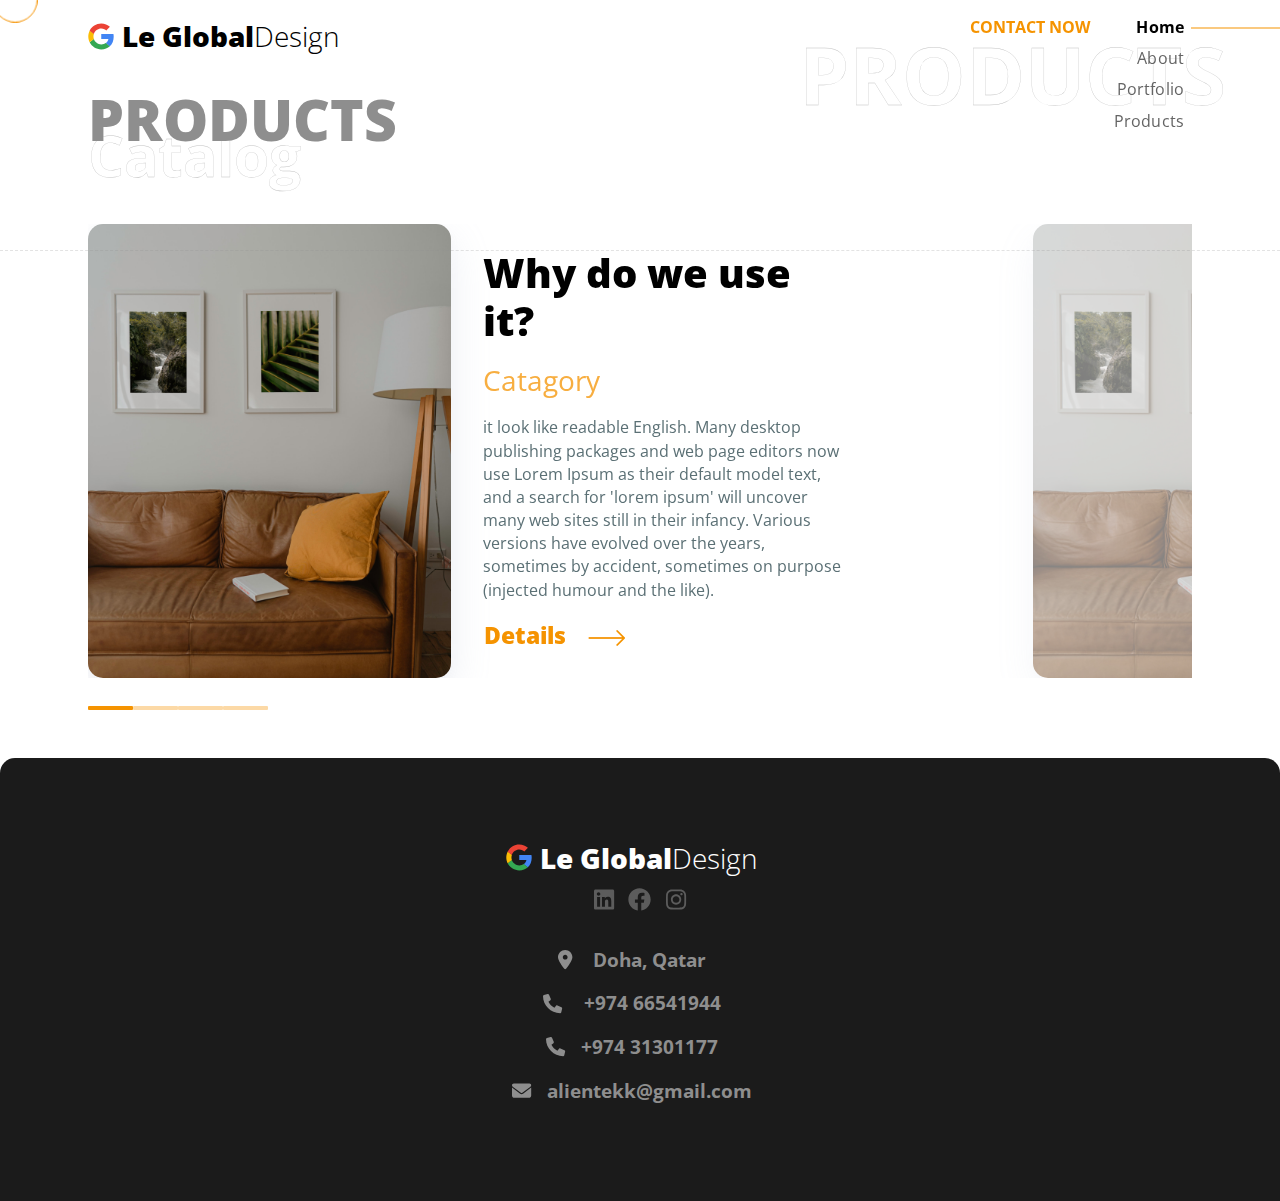
<file: products.html>
<!DOCTYPE html>
<html lang="en-US" dir="ltr">

  <head>
    <meta charset="utf-8">
    <meta http-equiv="X-UA-Compatible" content="IE=edge">
    <meta name="viewport" content="width=device-width, initial-scale=1">

    <!-- ===============================================-->
    <!--    Document Title-->
    <!-- ===============================================-->
    <title>Products</title>

    <!-- ===============================================-->
    <!--    Favicons-->
    <!-- ===============================================-->
    <link rel="apple-touch-icon" sizes="180x180" href="assets/img/favicons/apple-touch-icon.png">
    <link rel="icon" type="image/png" sizes="32x32" href="assets/img/favicons/favicon-32x32.png">
    <link rel="icon" type="image/png" sizes="16x16" href="assets/img/favicons/favicon-16x16.png">
    <link rel="shortcut icon" type="image/x-icon" href="assets/img/favicons/favicon.ico">
    <link rel="manifest" href="assets/img/favicons/manifest.json">
    <meta name="msapplication-TileImage" content="assets/img/favicons/mstile-150x150.png">
    <meta name="theme-color" content="#ffffff">

    <!-- ===============================================-->
    <!--    Stylesheets-->
    <!-- ===============================================-->
    <link rel="preconnect" href="https://fonts.gstatic.com">
    <link href="https://fonts.googleapis.com/css2?family=Open+Sans:wght@300;400;500;600;700;800&amp;display=swap" rel="stylesheet">
    <link href="vendors/prism/prism.css" rel="stylesheet">
    <link href="vendors/swiper/swiper-bundle.min.css" rel="stylesheet">
    <link href="assets/css/theme.min.css" rel="stylesheet" />
    <link href="assets/css/user.min.css" rel="stylesheet" />
  </head>

  <body>
    <!-- ===============================================-->
    <!--    Main Content-->
    <!-- ===============================================-->
    <main class="main" id="top">
      <div class="cursor-outer d-none d-md-block"></div>
      <nav class="navbar navbar-light py-3 px-0 overflow-hidden">
        <div class="container px-md-5">
          <div class="row w-100 g-0 justify-content-between">
            <div class="col-8">
              <div class="d-inline-block"><a class="navbar-brand pt-0 fs-3 text-black d-flex align-items-center" href="index.html"><img class="img-fluid" style="width: 26px; height: 27px;" src="assets/img/home/google-icon-logo-svgrepo-com.svg" alt="" /><span class="fw-bolder ms-2">Le Global </span><span class="fw-thin">Design</span></a></div>
              <div class="mt-4 d-none d-lg-block">
                <h1 class="text-uppercase fs-lg-7 fs-5 fw-bolder text-300 lh-1 position-relative z-index-0">Products</h1>
                <h1 class="d-none d-md-block fw-bolder text-outlined fs-7 text-white lh-1 mt-n4 position-relative z-index--1">Catalog</h1>
              </div>
            </div>
            <div class="col-4 d-lg-none text-end pe-0"><button class="btn p-0 shadow-none text-black fs-2 d-inline-block" data-bs-toggle="offcanvas" data-bs-target="#navbarOffcanvas" aria-controls="navbarOffcanvas" aria-expanded="false" aria-label="Toggle offcanvas navigation"><span class="menu-bar"></span></button></div>
            <div class="offcanvas offcanvas-end px-0" id="navbarOffcanvas" aria-labelledby="navbarOffcanvasTitle" aria-hidden="true">
              <div class="offcanvas-header justify-content-end">
                <h5 class="visually-hidden offcanvas-title" id="navbarOffcanvasTitle">Menu</h5><button class="btn p-0 shadow-none text-black fs-2 d-inline text-end" type="button" data-bs-dismiss="offcanvas" aria-label="Close"><span class="menu-close-bar"></span></button>
              </div>
              <div class="offcanvas-body px-0">
                <div class="d-lg-flex flex-center-start gap-3 overflow-hidden">
                  <ul class="navbar-nav ms-auto fs-4 ps-6">
                    <li class="nav-item"><a class="nav-link d-inline-block nav-text-outlined lh-1 text-white fs-5 active" aria-current="page" href="index.html">Home</a></li>
                    <li class="nav-item"><a class="nav-link d-inline-block nav-text-outlined lh-1 text-white fs-5" aria-current="page" href="about.html">About</a></li>
                    <li class="nav-item"><a class="nav-link d-inline-block nav-text-outlined lh-1 text-white fs-5" aria-current="page" href="portfolio.html">Portfolio</a></li>
                    <li class="nav-item"><a class="nav-link d-inline-block nav-text-outlined lh-1 text-white fs-5" aria-current="page" href="products.html">Products</a></li>
                  </ul>
                </div>
              </div>
            </div>
            <div class="col-4">
              <div class="d-none d-lg-flex justify-content-end position-relative z-index-1">
                <div class="position-absolute absolute-centered z-index--1">
                  <h1 class="ms-2 fw-bolder text-outlined text-uppercase text-white pe-none display-1">Products</h1>
                </div>
                <div class="d-flex gap-3 align-items-start"><a class="mb-0 ms-auto text-warning fs-0 fw-bold text-uppercase" href="contact.html">Contact Now</a>
                  <ul class="navbar-nav navbar-fotogency ms-auto text-end">
                    <li class="nav-item px-2 position-relative"><a class="nav-link pt-0 active" aria-current="page" href="index.html">Home</a></li>
                    <li class="nav-item px-2 position-relative"><a class="nav-link pt-0" aria-current="page" href="about.html">About</a></li>
                    <li class="nav-item px-2 position-relative"><a class="nav-link pt-0" aria-current="page" href="portfolio.html">Portfolio</a></li>
                    <li class="nav-item px-2 position-relative"><a class="nav-link pt-0" aria-current="page" href="products.html">Products</a></li>
                  </ul>
                </div>
              </div>
            </div>
          </div>
          <div class="row g-0 mt-4 d-lg-none">
            <h1 class="text-uppercase ps-0 fs-lg-7 fs-5 fw-bolder text-300 lh-1 position-relative z-index-0">Products</h1>
            <h1 class="fw-bolder text-outlined ps-0 fs-lg-7 fs-sm-6 fs-5 text-white lh-1 mt-sm-n4 mt-n3 position-relative z-index--1">Catalog</h1>
          </div>
        </div>
      </nav>

      <!-- ============================================-->
      <!-- <section> begin ============================-->
      <section class="py-3 position-relative">
        <div class="container-fluid px-0">
          <div class="position-absolute w-100 border-dashed-bottom opacity-25 top-5 z-index-2"></div>
          <div class="container px-md-5">
            <div class="row g-0">
              <div class="col-lg-12 pb-6 px-0 mb-lg-0">
                <div class="swiper-container swiper-theme" data-swiper='{"slidesPerView":1,"breakpoints":{"576":{"slidesPerView":1.2}},"spaceBetween":30,"grabCursor":true,"pagination":{"el":".swiper-pagination","clickable":true},"loop":true,"loopedSlides":3,"slideToClickedSlide":true}'>
                  <div class="swiper-wrapper">
                    <div class="swiper-slide">
                      <div class="row align-items-xl-center">
                        <div class="col-lg-5"><img class="img-fluid card-img w-100" src="assets/img/home/img12.jpg" alt="" />
                          <!-- <div class="position-absolute top-5 start-5 mt-n1 d-flex flex-column align-items-center"><span class="rounded-circle bg-white p-2 d-block"></span><span class="text-white fw-bold">2017</span></div> -->
                        </div>
                        <div class="col-lg-6 col-xl-5 mt-4 mt-lg-0">
                          <h1 class="fw-bolder mb-3">Why do we use it?</h1>
                          <p class="text-warning fs-3 opacity-75">Catagory</p>
                          <p class="fs-0">it look like readable English. Many desktop publishing packages and web page editors now use Lorem Ipsum as their default model text, and a search for 'lorem ipsum' will uncover many web sites still in their infancy. Various versions have evolved over the years, sometimes by accident, sometimes on purpose (injected humour and the like).</p><button class="btn btn-link text-warning p-0 fs-2"><span class="fw-bolder">Details </span><img class="ms-3" src="assets/img/icons/long-arrow.png" alt="" /></button>
                        </div>
                      </div>
                    </div>
                    <div class="swiper-slide">
                      <div class="row align-items-xl-center">
                        <div class="col-lg-5"><img class="img-fluid card-img w-100" src="assets/img/home/img12.jpg" alt="" />
                          <!-- <div class="position-absolute top-5 start-5 mt-n1 d-flex flex-column align-items-center"><span class="rounded-circle bg-white p-2 d-block"></span><span class="text-white fw-bold">2015</span></div> -->
                        </div>
                        <div class="col-lg-6 col-xl-5 mt-4 mt-lg-0">
                          <h1 class="fw-bolder mb-3">Why do we use it?</h1>
                          <p class="text-warning fs-3 opacity-75">Catagory</p>
                          <p class="fs-0">it look like readable English. Many desktop publishing packages and web page editors now use Lorem Ipsum as their default model text, and a search for 'lorem ipsum' will uncover many web sites still in their infancy. Various versions have evolved over the years, sometimes by accident, sometimes on purpose (injected humour and the like).</p><button class="btn btn-link text-warning p-0 fs-2"><span class="fw-bolder">Details </span><img class="ms-3" src="assets/img/icons/long-arrow.png" alt="" /></button>
                        </div>
                      </div>
                    </div>
                    <div class="swiper-slide">
                      <div class="row align-items-xl-center">
                        <div class="col-lg-5"><img class="img-fluid card-img card-img w-100" src="assets/img/home/img12.jpg" alt="" />
                          <!-- <div class="position-absolute top-5 start-5 mt-n1 d-flex flex-column align-items-center"><span class="rounded-circle bg-white p-2 d-block"></span><span class="text-white fw-bold">2015</span></div> -->
                        </div>
                        <div class="col-lg-6 col-xl-5 mt-4 mt-lg-0">
                          <h1 class="fw-bolder mb-3">Why do we use it?</h1>
                          <p class="text-warning fs-3 opacity-75">Catagory</p>
                          <p class="fs-0">it look like readable English. Many desktop publishing packages and web page editors now use Lorem Ipsum as their default model text, and a search for 'lorem ipsum' will uncover many web sites still in their infancy. Various versions have evolved over the years, sometimes by accident, sometimes on purpose (injected humour and the like).</p><button class="btn btn-link text-warning p-0 fs-2"><span class="fw-bolder">Details </span><img class="ms-3" src="assets/img/icons/long-arrow.png" alt="" /></button>
                        </div>
                      </div>
                    </div>
                    <div class="swiper-slide">
                      <div class="row align-items-xl-center">
                        <div class="col-lg-5"><img class="img-fluid card-img w-100" src="assets/img/home/img12.jpg" alt="" />
                          <!-- <div class="position-absolute top-5 start-5 mt-n1 d-flex flex-column align-items-center"><span class="rounded-circle bg-white p-2 d-block"></span><span class="text-white fw-bold">2015</span></div> -->
                        </div>
                        <div class="col-lg-6 col-xl-5 mt-4 mt-lg-0">
                          <h1 class="fw-bolder mb-3">Why do we use it?</h1>
                          <p class="text-warning fs-3 opacity-75">Catagory</p>
                          <p class="fs-0">it look like readable English. Many desktop publishing packages and web page editors now use Lorem Ipsum as their default model text, and a search for 'lorem ipsum' will uncover many web sites still in their infancy. Various versions have evolved over the years, sometimes by accident, sometimes on purpose (injected humour and the like).</p><button class="btn btn-link text-warning p-0 fs-2"><span class="fw-bolder">Details </span><img class="ms-3" src="assets/img/icons/long-arrow.png" alt="" /></button>
                        </div>
                      </div>
                    </div>
                  </div>
                </div>
                <div class="swiper-theme swiper-pagination d-flex mt-4"></div>
              </div>
            </div>
          </div>
        </div><!-- end of .container-->
      </section><!-- <section> close ============================-->
      <!-- ============================================-->

    </main><!-- ===============================================-->
    <!--    End of Main Content-->
    <!-- ===============================================-->

    
    <footer class="bg-footer-black" id="footer">
      <div class="container py-7 px-md-5">
        <div class="row g-0">
          <div class="col-md-12 mb-5 mb-md-0" style="text-align: center">
            <div class="mb-4 d-inline-block">
              <a class="navbar-brand pt-0 fs-3 text-white d-flex align-items-center" href="index.html">
                <img class="img-fluid" src="assets/img/home/google-icon-logo-svgrepo-com.svg" 
                style="width: 26px; height: 27px;"  alt="" width="25" height="25" />
                <span class="fw-bolder ms-2">Le Global </span>
                <span class="fw-thin">Design</span></a>
                <div class="col-12 justify-content-center fs-2 d-flex gap-1"><a href="#!"><span class="team-social-icon fab fa-linkedin ml-3"></span></a><a href="#!"><span class="team-social-icon fab fa-facebook ml-3"></span></a><a href="#!"><span class="team-social-icon fab fa-instagram ml-3"></span></a></div>
              </div>
            <div class="icon-font d-inline-block col-12 col-md-10 text-300 mb-3">
              <i class="fas fa-map-marker-alt"></i>
              <a class="nav-link text-300 d-inline" href="">Doha, Qatar</a>
            </div>
            <div class="icon-font d-inline-block col-12 col-md-10 text-300 mb-3">
              <i class="fas fa-phone"></i>
              <a class="nav-link text-300 d-inline" href="tel:+97466541944">+974 66541944</a>
            </div>
            <div class="icon-font d-inline-block col-12 col-md-10 text-300 mb-3"><i class="fas fa-phone"></i><a class="nav-link text-300 d-inline" href="tel:+97431301177">+974 31301177</a></div>
            <div class="icon-font d-inline-block col-12 col-md-10 text-300 mb-3"><i class="fas fa-envelope"></i><a class="nav-link text-300 d-inline" href="mailto:info@sidhanshamil.in">alientekk@gmail.com</a></div>
          </div>
          
          <!-- <div class="col-md-12">
            <form style="text-align: -webkit-center;">
              <div class="form-row">
                <div class="form-group col-md-5">
                  <label for="" class="mb-0 text-300" style="float: left;">Name</label>
                  <input type="text" class="form-control" id="" placeholder="Enter Your Name">
                </div>
                <div class="form-group col-md-5">
                  <label for="inputEmail4" class="mb-0 mt-1 text-300" style="float: left;">Email</label>
                  <input type="email" class="form-control" id="inputEmail4" placeholder="Enter Your Email">
                </div>
              </div>
              <div class="form-group col-md-5">
                <label for="" class="mb-0 mt-1 text-300" style="float: left;">Mobile</label>
                <input type="text" class="form-control" id="inputAddress" placeholder="Enter Your Mobile Number">
              </div>
              <div class="form-group col-md-5">
                <label for="" class="mb-0 mt-1 text-300" style="float: left;">Message</label>
                <textarea name="message" id="" class="form-control"
                    placeholder="Enter Your Message"></textarea>
              </div>
              <button type="submit" class="btn btn-success mt-4 col-md-5" style="padding: 0.7rem 1.6rem;">Submit</button>
            </form>
          </div> -->
          
          
        </div>
      </div>
    </footer>



    <!-- ===============================================-->
    <!--    JavaScripts-->
    <!-- ===============================================-->
    <script src="vendors/popper/popper.min.js"></script>
    <script src="vendors/bootstrap/bootstrap.min.js"></script>
    <script src="vendors/anchorjs/anchor.min.js"></script>
    <script src="vendors/is/is.min.js"></script>
    <script src="vendors/fontawesome/all.min.js"></script>
    <script src="vendors/lodash/lodash.min.js"></script>
    <script src="https://polyfill.io/v3/polyfill.min.js?features=window.scroll"></script>
    <script src="vendors/prism/prism.js"></script>
    <script src="vendors/swiper/swiper-bundle.min.js"></script>
    <script src="assets/js/theme.js"></script>
  </body>

</html>
</file>
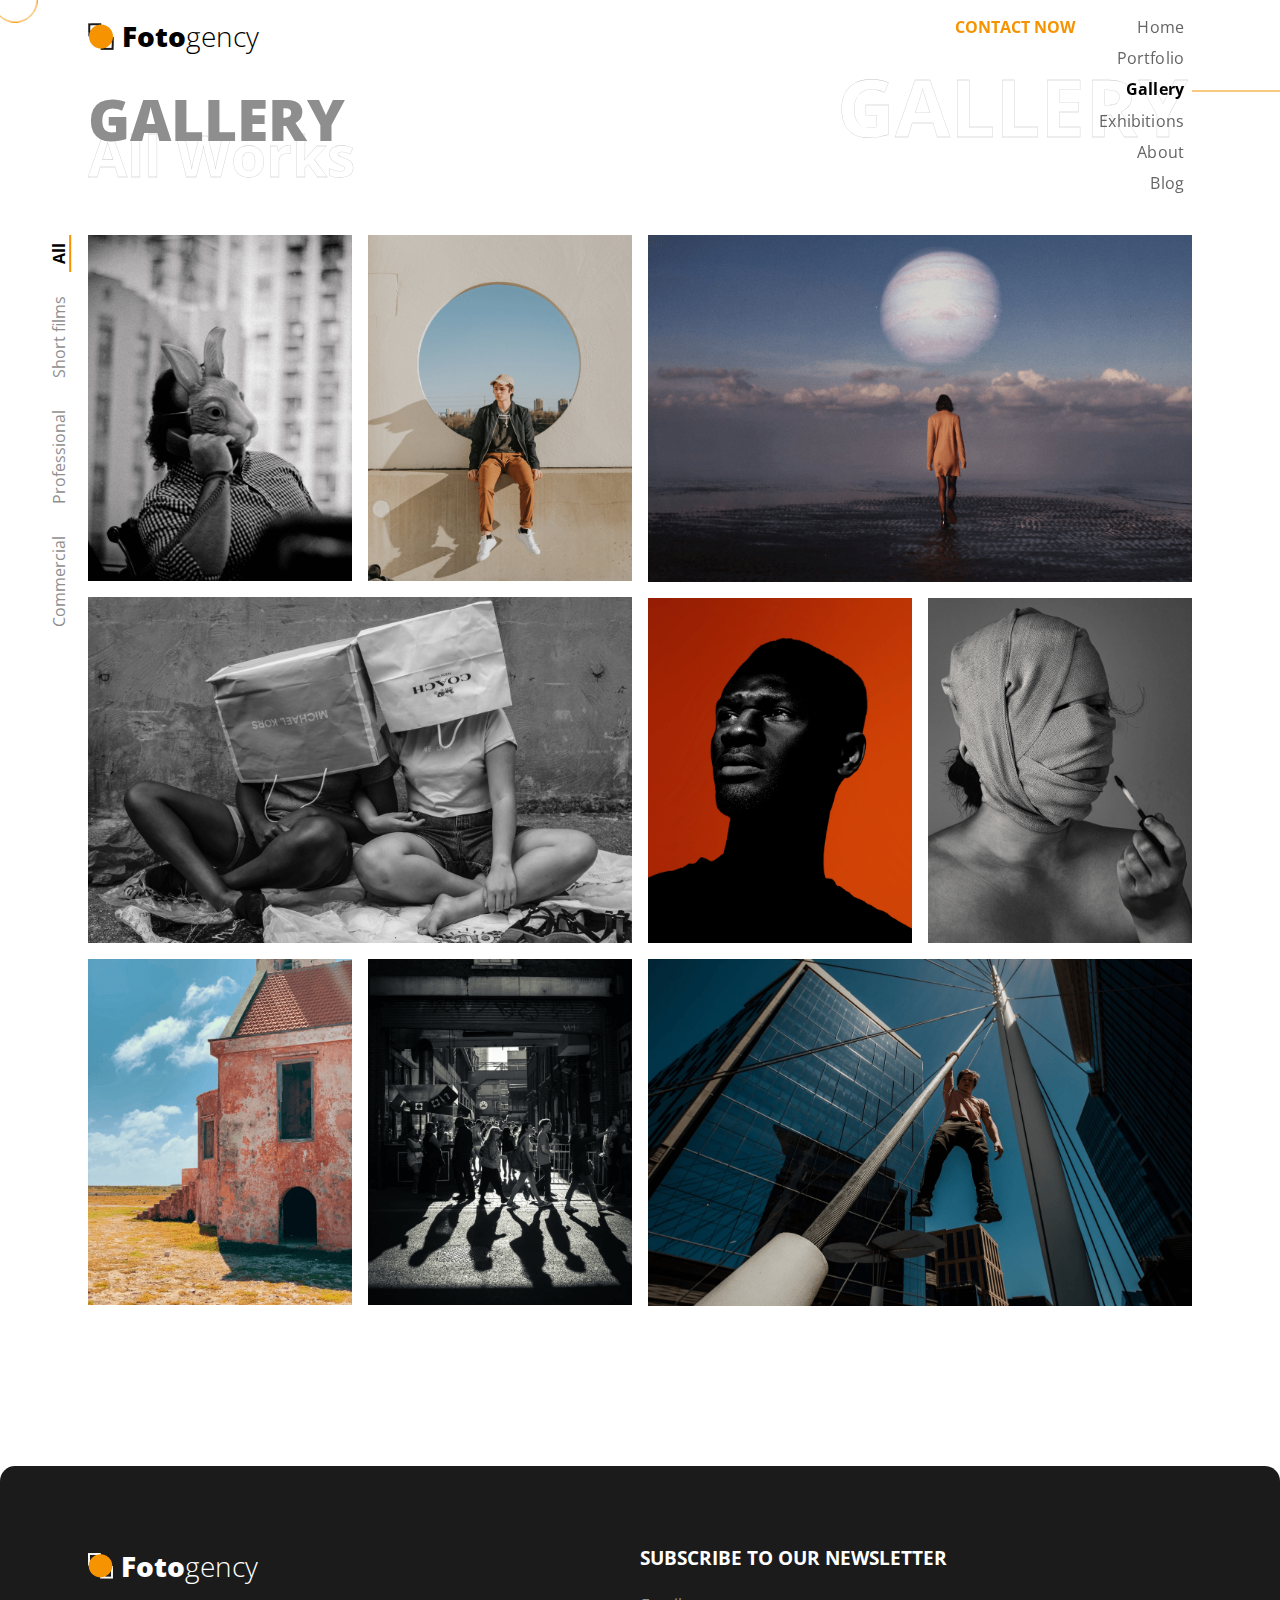
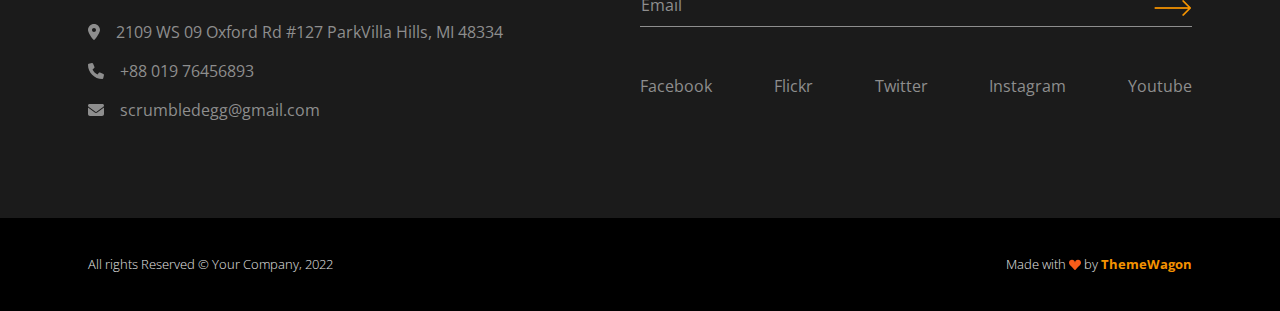
<file: services.html>
<!DOCTYPE html>
<html lang="en-US" dir="ltr">

  <head>
    <meta charset="utf-8">
    <meta http-equiv="X-UA-Compatible" content="IE=edge">
    <meta name="viewport" content="width=device-width, initial-scale=1">

    <!-- ===============================================-->
    <!--    Document Title-->
    <!-- ===============================================-->
    <title>Gallery | All Works</title>

    <!-- ===============================================-->
    <!--    Favicons-->
    <!-- ===============================================-->
    <link rel="apple-touch-icon" sizes="180x180" href="assets/img/favicons/apple-touch-icon.png">
    <link rel="icon" type="image/png" sizes="32x32" href="assets/img/favicons/favicon-32x32.png">
    <link rel="icon" type="image/png" sizes="16x16" href="assets/img/favicons/favicon-16x16.png">
    <link rel="shortcut icon" type="image/x-icon" href="assets/img/favicons/favicon.ico">
    <link rel="manifest" href="assets/img/favicons/manifest.json">
    <meta name="msapplication-TileImage" content="assets/img/favicons/mstile-150x150.png">
    <meta name="theme-color" content="#ffffff">

    <!-- ===============================================-->
    <!--    Stylesheets-->
    <!-- ===============================================-->
    <link rel="preconnect" href="https://fonts.gstatic.com">
    <link href="https://fonts.googleapis.com/css2?family=Open+Sans:wght@300;400;500;600;700;800&amp;display=swap" rel="stylesheet">
    <link href="vendors/prism/prism.css" rel="stylesheet">
    <link href="vendors/swiper/swiper-bundle.min.css" rel="stylesheet">
    <link href="assets/css/theme.min.css" rel="stylesheet" />
    <link href="assets/css/user.min.css" rel="stylesheet" />
    <link href="vendors/glightbox/glightbox.min.css" rel="stylesheet">
  </head>

  <body>
    <!-- ===============================================-->
    <!--    Main Content-->
    <!-- ===============================================-->
    <main class="main" id="top">
      <div class="cursor-outer d-none d-md-block"></div>
      <nav class="navbar navbar-light py-3 px-0 overflow-hidden">
        <div class="container px-md-5">
          <div class="row w-100 g-0 justify-content-between">
            <div class="col-8">
              <div class="d-inline-block"><a class="navbar-brand pt-0 fs-3 text-black d-flex align-items-center" href="index.html"><img class="img-fluid" src="assets/img/icons/logo-icon.png" alt="" /><span class="fw-bolder ms-2">Foto</span><span class="fw-thin">gency</span></a></div>
              <div class="mt-4 d-none d-lg-block">
                <h1 class="text-uppercase fs-lg-7 fs-5 fw-bolder text-300 lh-1 position-relative z-index-0">Gallery</h1>
                <h1 class="d-none d-md-block fw-bolder text-outlined fs-7 text-white lh-1 mt-n4 position-relative z-index--1">All Works</h1>
              </div>
            </div>
            <div class="col-4 d-lg-none text-end pe-0"><button class="btn p-0 shadow-none text-black fs-2 d-inline-block" data-bs-toggle="offcanvas" data-bs-target="#navbarOffcanvas" aria-controls="navbarOffcanvas" aria-expanded="false" aria-label="Toggle offcanvas navigation"><span class="menu-bar"></span></button></div>
            <div class="offcanvas offcanvas-end px-0" id="navbarOffcanvas" aria-labelledby="navbarOffcanvasTitle" aria-hidden="true">
              <div class="offcanvas-header justify-content-end">
                <h5 class="visually-hidden offcanvas-title" id="navbarOffcanvasTitle">Menu</h5><button class="btn p-0 shadow-none text-black fs-2 d-inline text-end" type="button" data-bs-dismiss="offcanvas" aria-label="Close"><span class="menu-close-bar"></span></button>
              </div>
              <div class="offcanvas-body px-0">
                <div class="d-lg-flex flex-center-start gap-3 overflow-hidden">
                  <ul class="navbar-nav ms-auto fs-4 ps-6">
                    <li class="nav-item"><a class="nav-link d-inline-block nav-text-outlined lh-1 text-white fs-5" aria-current="page" href="index.html">Home</a></li>
                    <li class="nav-item"><a class="nav-link d-inline-block nav-text-outlined lh-1 text-white fs-5" aria-current="page" href="portfolio.html">Portfolio</a></li>
                    <li class="nav-item"><a class="nav-link d-inline-block nav-text-outlined lh-1 text-white fs-5 active" aria-current="page" href="gallery.html">Gallery</a></li>
                    <li class="nav-item"><a class="nav-link d-inline-block nav-text-outlined lh-1 text-white fs-5" aria-current="page" href="exhibitions.html">Exhibitions</a></li>
                    <li class="nav-item"><a class="nav-link d-inline-block nav-text-outlined lh-1 text-white fs-5" aria-current="page" href="about.html">About</a></li>
                    <li class="nav-item"><a class="nav-link d-inline-block nav-text-outlined lh-1 text-white fs-5" aria-current="page" href="blog.html">Blog</a></li>
                  </ul>
                </div>
              </div>
            </div>
            <div class="col-4">
              <div class="d-none d-lg-flex justify-content-end position-relative z-index-1">
                <div class="position-absolute absolute-centered z-index--1">
                  <h1 class="ms-2 fw-bolder text-outlined text-uppercase text-white pe-none display-1">Gallery</h1>
                </div>
                <div class="d-flex gap-3 align-items-start"><a class="mb-0 ms-auto text-warning fs-0 fw-bold text-uppercase" href="blog.html#contact">Contact Now</a>
                  <ul class="navbar-nav navbar-fotogency ms-auto text-end">
                    <li class="nav-item px-2 position-relative"><a class="nav-link pt-0" aria-current="page" href="index.html">Home</a></li>
                    <li class="nav-item px-2 position-relative"><a class="nav-link pt-0" aria-current="page" href="portfolio.html">Portfolio</a></li>
                    <li class="nav-item px-2 position-relative"><a class="nav-link pt-0 active" aria-current="page" href="gallery.html">Gallery</a></li>
                    <li class="nav-item px-2 position-relative"><a class="nav-link pt-0" aria-current="page" href="exhibitions.html">Exhibitions</a></li>
                    <li class="nav-item px-2 position-relative"><a class="nav-link pt-0" aria-current="page" href="about.html">About</a></li>
                    <li class="nav-item px-2 position-relative"><a class="nav-link pt-0" aria-current="page" href="blog.html">Blog</a></li>
                  </ul>
                </div>
              </div>
            </div>
          </div>
          <div class="row g-0 mt-4 d-lg-none">
            <h1 class="text-uppercase ps-0 fs-lg-7 fs-5 fw-bolder text-300 lh-1 position-relative z-index-0">Gallery</h1>
            <h1 class="fw-bolder text-outlined ps-0 fs-lg-7 fs-sm-6 fs-5 text-white lh-1 mt-sm-n4 mt-n3 position-relative z-index--1">All Works</h1>
          </div>
        </div>
      </nav>
      <section class="pt-3 pb-9 position-relative">
        <div class="container px-md-5">
          <div class="position-md-absolute start-0 ms-2 mt-3 mb-4">
            <ul class="nav gallery-tab d-flex gap-3" data-filter-nav="data-filter-nav">
              <li class="nav-item"><a class="nav-link p-0 py-md-2 isotope-nav active" href="#!" data-filter="*">All</a></li>
              <li class="nav-item"><a class="nav-link p-0 py-md-2 isotope-nav" href="#!" data-filter=".shortfilms">Short films</a></li>
              <li class="nav-item"><a class="nav-link p-0 py-md-2 isotope-nav" href="#!" data-filter=".professional">Professional</a></li>
              <li class="nav-item"><a class="nav-link p-0 py-md-2 isotope-nav" href="#!" data-filter=".commercial">Commercial</a></li>
            </ul>
          </div>
          <div class="row g-3" data-isotope='{"layoutMode":"packery"}'>
            <div class="col-lg-3 col-sm-6 col-12 shortfilms gallery-item isotope-item"><img class="img-fluid w-100" src="assets/img/gallery/1.png" alt="" data-glightbox="title: To infinity and beyond; description: Iching biching chiching" /></div>
            <div class="col-lg-3 col-sm-6 col-12 shortfilms gallery-item isotope-item"><img class="img-fluid w-100" src="assets/img/gallery/2.png" alt="" data-glightbox="title: To infinity and beyond; description: Iching biching chiching" /></div>
            <div class="col-lg-6 col-12 shortfilms gallery-item isotope-item"><img class="img-fluid w-100" src="assets/img/gallery/3.png" alt="" data-glightbox="title: To infinity and beyond; description: Iching biching chiching" /></div>
            <div class="col-lg-6 col-12 professional gallery-item isotope-item"><img class="img-fluid w-100" src="assets/img/gallery/4.png" alt="" data-glightbox="title: To infinity and beyond; description: Iching biching chiching" /></div>
            <div class="col-lg-3 col-sm-6 col-12 professional gallery-item isotope-item"><img class="img-fluid w-100" src="assets/img/gallery/5.png" alt="" data-glightbox="title: To infinity and beyond; description: Iching biching chiching" /></div>
            <div class="col-lg-3 col-sm-6 col-12 professional gallery-item isotope-item"><img class="img-fluid w-100" src="assets/img/gallery/6.png" alt="" data-glightbox="title: To infinity and beyond; description: Iching biching chiching" /></div>
            <div class="col-lg-3 col-sm-6 col-12 commercial gallery-item isotope-item"><img class="img-fluid w-100" src="assets/img/gallery/7.png" alt="" data-glightbox="title: To infinity and beyond; description: Iching biching chiching" /></div>
            <div class="col-lg-3 col-sm-6 col-12 commercial gallery-item isotope-item"><img class="img-fluid w-100" src="assets/img/gallery/8.png" alt="" data-glightbox="title: To infinity and beyond; description: Iching biching chiching" /></div>
            <div class="col-lg-6 col-12 commercial gallery-item isotope-item"><img class="img-fluid w-100" src="assets/img/gallery/9.png" alt="" data-glightbox="title: To infinity and beyond; description: Iching biching chiching" /></div>
          </div>
        </div>
      </section>
    </main><!-- ===============================================-->
    <!--    End of Main Content-->
    <!-- ===============================================-->

    <footer class="bg-footer-black" id="footer">
      <div class="container py-7 px-md-5">
        <div class="row g-0">
          <div class="col-md-6 mb-5 mb-md-0">
            <div class="mb-4 d-inline-block"><a class="navbar-brand pt-0 fs-3 text-white d-flex align-items-center" href="index.html"><img class="img-fluid" src="assets/img/icons/dark-logo-icon.png" alt="" width="25" height="25" /><span class="fw-bolder ms-2">Foto</span><span class="fw-thin">gency</span></a></div>
            <div class="col-12 col-md-10 text-300 mb-3"><i class="fas fa-map-marker-alt"></i><a class="nav-link text-300 d-inline" href="https://www.google.com/maps/place/2109+WS+09+Oxford+Rd+%23127+ParkVilla+Hills,+">2109 WS 09 Oxford Rd #127 ParkVilla Hills, MI 48334</a></div>
            <div class="col-12 col-md-10 text-300 mb-3"><i class="fas fa-phone"></i><a class="nav-link text-300 d-inline" href="tel:+8801976476893">+88 019 76456893</a></div>
            <div class="col-12 col-md-10 text-300 mb-3"><i class="fas fa-envelope"></i><a class="nav-link text-300 d-inline" href="mailto:scrscrumbledegg@gmail.com">scrumbledegg@gmail.com</a></div>
          </div>
          <div class="col-md-6">
            <h5 class="text-white mb-2">SUBSCRIBE TO OUR NEWSLETTER</h5>
            <form>
              <div class="form-floating mb-5 position-relative text-200"><input class="form-control form-fotogency-header-control text-200" id="email" type="email" placeholder="name@example.com" required="required" /><label class="text-300 mb-1" for="email">Email</label>
                <div class="position-absolute end-0 top-0"><button class="btn shadow-none px-0" type="submit"><img class="ms-3" src="assets/img/icons/long-arrow.png" alt="" /></button></div>
              </div>
            </form>
            <div class="d-flex gap-2 flex-wrap justify-content-between align-items-center"><a class="social-icons" href="https://www.facebook.com/" target="_blank">Facebook</a><a class="social-icons" href="https://www.flickr.com/photos/" target="_blank">Flickr</a><a class="social-icons" href="https://twitter.com/" target="_blank">Twitter</a><a class="social-icons" href="https://www.instagram.com/" target="_blank">Instagram</a><a class="social-icons" href="https://www.youtube.com/" target="_blank">Youtube</a></div>
          </div>
        </div>
      </div>
    </footer>

    <!-- ============================================-->
    <!-- <section> begin ============================-->
    <section class="bg-black py-0">
      <div class="container px-md-5">
        <div class="row g-0 justify-content-md-between justify-content-evenly py-4">
          <div class="col-12 col-sm-8 col-md-6 col-lg-auto text-center text-md-start">
            <p class="fs--1 my-2 fw-light text-100">All rights Reserved &copy; Your Company, 2022</p>
          </div>
          <div class="col-12 col-sm-8 col-md-6">
            <p class="fs--1 fw-light my-2 text-center text-md-end text-100"> Made with&nbsp;<svg class="bi bi-suit-heart-fill" xmlns="http://www.w3.org/2000/svg" width="12" height="12" fill="#F95C19" viewBox="0 0 16 16">
                <path d="M4 1c2.21 0 4 1.755 4 3.92C8 2.755 9.79 1 12 1s4 1.755 4 3.92c0 3.263-3.234 4.414-7.608 9.608a.513.513 0 0 1-.784 0C3.234 9.334 0 8.183 0 4.92 0 2.755 1.79 1 4 1z"></path>
              </svg>&nbsp;by&nbsp;<a class="fw-bold text-warning" href="https://themewagon.com/" target="_blank">ThemeWagon</a></p>
          </div>
        </div>
      </div><!-- end of .container-->
    </section><!-- <section> close ============================-->
    <!-- ============================================-->



    <!-- ===============================================-->
    <!--    JavaScripts-->
    <!-- ===============================================-->
    <script src="vendors/popper/popper.min.js"></script>
    <script src="vendors/bootstrap/bootstrap.min.js"></script>
    <script src="vendors/anchorjs/anchor.min.js"></script>
    <script src="vendors/is/is.min.js"></script>
    <script src="vendors/imagesloaded/imagesloaded.pkgd.js"></script>
    <script src="vendors/isotope-layout/isotope.pkgd.min.js"> </script>
    <script src="vendors/isotope-packery/packery-mode.pkgd.min.js"> </script>
    <script src="vendors/glightbox/glightbox.min.js"></script>
    <script src="vendors/fontawesome/all.min.js"></script>
    <script src="vendors/lodash/lodash.min.js"></script>
    <script src="https://polyfill.io/v3/polyfill.min.js?features=window.scroll"></script>
    <script src="vendors/prism/prism.js"></script>
    <script src="vendors/swiper/swiper-bundle.min.js"></script>
    <script src="assets/js/theme.js"></script>
  </body>

</html>
</file>
<file: vendors/prism/prism.css>
/**
 * prism.js default theme for JavaScript, CSS and HTML
 * Based on dabblet (http://dabblet.com)
 * @author Lea Verou
 */

code[class*="language-"],
pre[class*="language-"] {
	color: black;
	background: none;
	text-shadow: 0 1px white;
	font-family: Consolas, Monaco, 'Andale Mono', 'Ubuntu Mono', monospace;
	font-size: 1em;
	text-align: left;
	white-space: pre;
	word-spacing: normal;
	word-break: normal;
	word-wrap: normal;
	line-height: 1.5;

	-moz-tab-size: 4;
	-o-tab-size: 4;
	tab-size: 4;

	-webkit-hyphens: none;
	-moz-hyphens: none;
	-ms-hyphens: none;
	hyphens: none;
}

pre[class*="language-"]::-moz-selection, pre[class*="language-"] ::-moz-selection,
code[class*="language-"]::-moz-selection, code[class*="language-"] ::-moz-selection {
	text-shadow: none;
	background: #b3d4fc;
}

pre[class*="language-"]::selection, pre[class*="language-"] ::selection,
code[class*="language-"]::selection, code[class*="language-"] ::selection {
	text-shadow: none;
	background: #b3d4fc;
}

@media print {
	code[class*="language-"],
	pre[class*="language-"] {
		text-shadow: none;
	}
}

/* Code blocks */
pre[class*="language-"] {
	padding: 1em;
	margin: .5em 0;
	overflow: auto;
}

:not(pre) > code[class*="language-"],
pre[class*="language-"] {
	background: #f5f2f0;
}

/* Inline code */
:not(pre) > code[class*="language-"] {
	padding: .1em;
	border-radius: .3em;
	white-space: normal;
}

.token.comment,
.token.prolog,
.token.doctype,
.token.cdata {
	color: slategray;
}

.token.punctuation {
	color: #999;
}

.token.namespace {
	opacity: .7;
}

.token.property,
.token.tag,
.token.boolean,
.token.number,
.token.constant,
.token.symbol,
.token.deleted {
	color: #905;
}

.token.selector,
.token.attr-name,
.token.string,
.token.char,
.token.builtin,
.token.inserted {
	color: #690;
}

.token.operator,
.token.entity,
.token.url,
.language-css .token.string,
.style .token.string {
	color: #9a6e3a;
	/* This background color was intended by the author of this theme. */
	background: hsla(0, 0%, 100%, .5);
}

.token.atrule,
.token.attr-value,
.token.keyword {
	color: #07a;
}

.token.function,
.token.class-name {
	color: #DD4A68;
}

.token.regex,
.token.important,
.token.variable {
	color: #e90;
}

.token.important,
.token.bold {
	font-weight: bold;
}
.token.italic {
	font-style: italic;
}

.token.entity {
	cursor: help;
}
</file>
<file: css/style.css>
/* -----------------------------
01. Font Settings
02. General Settings
03. Helpfull Classes
04. Lines Style
05. Section Style
06. Homepage Slider
07. Services Style
08. About Style
09. Team Style
09. Clients Style
11. Blog Style
12. Projects Style
13. Gallery Style
14. Contact Style
15. Form style
16. Media Query
----------------------------- */

/* ======= Google fonts (Oswald & Didact Gothic) ======= */

@import url('https://fonts.googleapis.com/css2?family=Didact+Gothic&family=Oswald:wght@200;300;400;500;600;700&display=swap');
/* ======= General Settings ======= */

* {
    margin: 0;
    padding: 0;
    -webkit-box-sizing: border-box;
    box-sizing: border-box;
    outline: none;
    list-style: none;
    word-wrap: break-word;
}

html,
body {
    -moz-osx-font-smoothing: grayscale;
    -webkit-font-smoothing: antialiased;
    -moz-font-smoothing: antialiased;
    font-smoothing: antialiased;
}

body {
    font-family: 'Didact Gothic', sans-serif;
    font-size: 16px;
    line-height: 1.75em;
    font-weight: 400;
    color: #888;
    /* background: #FDF6F0; */
}

h1,
h2,
h3,
h4,
h5,
h6 {
    font-family: 'Oswald', sans-serif;
    font-weight: 400;
    line-height: 1.5em;
    color: #272727;
    margin-bottom: 20px;
}

h1 {
    font-size: 60px;
}

h2 {
    font-size: 50px;
}

h3 {
    font-size: 40px;
}

h4 {
    font-size: 25px;
}

h5 {
    font-size: 20px;
}

h6 {
    font-size: 16px;
}

h1 span,
h2 span,
h3 span,
h4 span,
h5 span,
h6 span {
    color: #c5a47e;
}

p {
    font-family: 'Didact Gothic', sans-serif;
    font-size: 16px;
    line-height: 1.75em;
    font-weight: 400;
    color: #888;
}

a {
    color: #c5a47e;
}

a:focus,
a:hover {
    color: #c5a47e;
}

a:active,
a:hover {
    outline: 0;
}

a:focus,
a:hover {
    text-decoration: none;
    outline: none;
}

img {
    width: 100%;
    height: auto;
    border-radius: 15px;
}

ol li {
    font-family: "Didact Gothic", sans-serif;
    font-size: 16px;
    line-height: 1.75em;
    font-weight: 400;
}

sup,
sub {
    font-family: "Didact Gothic", sans-serif;
    font-size: 18px;
    line-height: 1.75em;
    font-weight: 400;
}

th {
    font-family: "Didact Gothic", sans-serif;
    font-weight: 400;
    color: #f4f4f4;
    font-size: 16px;
}

thead {
    border-bottom: 1px solid #f2f2f2;
    text-transform: uppercase;
    color: #888;
    font-size: 16px;
}

button {
    -webkit-appearance: none;
    background: none;
}

ul {
    list-style-type: none;
    padding-left: 0;
}

blockquote {
    font-weight: 400;
}

/* text field */

button,
input,
optgroup,
select,
textarea {
    font-family: 'Didact Gothic', sans-serif;
}

input[type="password"]:focus,
input[type="email"]:focus,
input[type="text"]:focus,
input[type="file"]:focus,
input[type="radio"]:focus,
input[type="checkbox"]:focus,
textarea:focus {
    outline: none;
}

input[type="password"],
input[type="email"],
input[type="text"],
input[type="file"],
textarea {
    max-width: 100%;
    /* margin-bottom: 10px; */
    padding: 10px 0;
    height: auto;
    background-color: transparent;
    -webkit-box-shadow: none;
    box-shadow: none;
    border-width: 0 0 1px;
    border-style: solid;
    display: block;
    width: 100%;
    line-height: 1.5em;
    font-family: 'Didact Gothic', sans-serif;
    font-size: 16px;
    font-weight: 400;
    color: #888;
    background-image: none;
    border-bottom: 1px solid #ececec;
    border-color: ease-in-out .15s, box-shadow ease-in-out .15s;
}

input:focus,
textarea:focus {
    border-bottom-width: 1px;
    border-color: #c5a47e;
}

/* submit and alert success  */

input[type="submit"],
input[type="reset"],
input[type="button"],
button {
    font-family: 'Didact Gothic', sans-serif;
    font-size: 16px;
    font-weight: 400;
    text-shadow: none;
    -webkit-box-shadow: none;
    box-shadow: none;
    line-height: 1.75em;
    -webkit-transition: background-color .15s ease-out;
    transition: background-color .15s ease-out;
    border: none;
    color: #fff;
    background: #c5a47e;
    padding: 10px 27px;
    position: relative;
    overflow: hidden;
    cursor: pointer;
    border-radius: 15px;
}

input[type="submit"]:hover,
input[type="reset"]:hover,
input[type="button"]:hover,
button:hover {
    background-color: #888;
    color: #fff;
    border: none;
}

.alert-success {
    background: transparent;
    color: #888;
    border: 1px solid #c5a47e;
    border-radius: 0px;
}

select {
    padding: 10px;
    border-radius: 5px;
}

th,
tr,
td {
    padding: 10px 0;
}

input[type="radio"],
input[type="checkbox"] {
    display: inline;
}

/* placeholder */

::-webkit-input-placeholder {
    color: #888;
}

:-moz-placeholder {
    color: #888;
}

::-moz-placeholder {
    color: #888;
    opacity: 1;
}

:-ms-input-placeholder {
    color: #888;
}

.next-form-component {
    margin-bottom: 5px;
    position: relative;
}

/* ======= Helpfull Classes ======= */

.o-hidden {
    overflow: hidden;
}

.pos-re {
    position: relative;
}

.full-width {
    width: 100% !important;
}

.bg-img {
    background-size: cover;
    background-repeat: no-repeat;
}

.bg-fixed {
    background-attachment: fixed;
}

.v-middle {
    position: absolute;
    width: 100%;
    top: 50%;
    left: 0;
    -webkit-transform: translate(0%, -50%);
    transform: translate(0%, -50%);
}

.valign {
    display: -webkit-box;
    display: -ms-flexbox;
    display: flex;
    -webkit-box-align: center;
    -ms-flex-align: center;
    align-items: center;
}

.section-padding {
    padding: 100px 0;
}

span,
a {
    display: inline-block;
    text-decoration: none;
    color: inherit;
}

.bb {
    border-bottom: 1px solid #f4f4f4;
}

.mt-20 {
    margin-top: 20px;
}

.mt-30 {
    margin-top: 30px;
}

.mt-40 {
    margin-top: 40px;
}

.mt-60 {
    margin-top: 60px;
}

.mb-20 {
    margin-bottom: 20px;
}

.mb-30 {
    margin-bottom: 30px;
}

.mb-40 {
    margin-bottom: 40px;
}

.mb-60 {
    margin-bottom: 60px;
}

/* owl theme */

.owl-theme .owl-nav.disabled+.owl-dots {
    margin-top: 15px;
    line-height: .7;
}

.owl-theme .owl-dots .owl-dot span {
    width: 9px;
    height: 9px;
    margin: 0 3px;
    border-radius: 50%;
    background: transparent;
    border: 1px solid #ccc;
}

.owl-theme .owl-dots .owl-dot.active span,
.owl-theme .owl-dots .owl-dot:hover span {
    background: transparent;
    border: 1px solid #c5a47e;
}

.flex-grow-1 {
    flex-grow: 1;
}

.flex {
    display: -webkit-box;
    display: -ms-flexbox;
    display: -webkit-flex;
    display: flex;
}

.flex-center {
    -webkit-align-self: center;
    -ms-flex-item-align: center;
    align-self: center;
}

.flex-center-x {
    -webkit-box-pack: center;
    -webkit-justify-content: center;
    -ms-flex-pack: center;
    justify-content: center;
}

.next-header-container {
    /* margin: 40px 0; */
}

.next-header-container .logo {
    width: 150px;
}

#next-page-wrapper {
    position: relative;
    overflow: hidden;
    min-height: 100vh;
    z-index: 0;
    padding: 0 60px;
}

.imgtop {
    padding-top: 90px;
    padding-bottom: 90px;
}

.txt-center {
    text-align: center;
}

.txt-right {
    text-align: right;
}

/* scrollbar */

::-webkit-scrollbar {
    width: 8px;
    height: 8px;
    background: #f4f4f4
}

::-webkit-scrollbar-thumb {
    cursor: pointer;
    background: #fff
}

::selection {
    background-color: #c5a47e;
    color: #fff
}

/* =======  Preloader Style  ======= */

.Lfa-pageloading {
    color: #c5a47e;
    position: fixed;
    width: 100%;
    height: 100%;
    top: 0;
    left: 0;
    z-index: 999999;
    display: -webkit-box;
    display: -webkit-flex;
    display: -ms-flexbox;
    display: flex;
    -webkit-box-align: center;
    -webkit-align-items: center;
    -ms-flex-align: center;
    align-items: center;
    -webkit-box-pack: center;
    -webkit-justify-content: center;
    -ms-flex-pack: center;
    justify-content: center;
    -webkit-user-select: none;
    -moz-user-select: none;
    -ms-user-select: none;
    user-select: none;
    background-color: #fff;
}

.Lfa-pageloading h1 {
    color: #c5a47e;
    font-size: 40px;
}

.Lfa-pageloading .logo {
    width: 150px;
}

@-webkit-keyframes preloader-breath-img {
    from {
        opacity: .2;
    }
    to {
        opacity: 1;
    }
}

@keyframes preloader-breath-img {
    from {
        opacity: .2;
    }
    to {
        opacity: 1;
    }
}

.Lfa-pageloading .Lfa-pageloading-inner {
    -webkit-animation-name: preloader-breath-img;
    animation-name: preloader-breath-img;
    -webkit-animation-duration: 1800ms;
    animation-duration: 1800ms;
    -webkit-animation-delay: 200ms;
    animation-delay: 200ms;
    -webkit-animation-timing-function: cubic-bezier(0.73, 0.005, 0.42, 1.005);
    animation-timing-function: cubic-bezier(0.73, 0.005, 0.42, 1.005);
    -webkit-animation-iteration-count: infinite;
    animation-iteration-count: infinite;
    -webkit-animation-direction: alternate;
    animation-direction: alternate;
}

/* =======  Lines Style  ======= */

.content-lines-wrapper {
    position: absolute;
    left: 0;
    width: 100%;
    height: 100%;
    overflow: hidden;
}

.content-lines-inner {
    position: absolute;
    width: 1140px;
    left: 50%;
    margin-left: -570px;
    top: 0;
    height: 100%;
    border-left: 1px solid #f4f4f4;
    border-right: 1px solid #f4f4f4;
    border-bottom: 1px solid #f4f4f4;
}

.content-lines {
    position: absolute;
    left: 33.333333%;
    right: 33.333333%;
    height: 100%;
    border-left: 1px solid #f4f4f4;
    border-right: 1px solid #f4f4f4;
}

/* =======  Section Style  ======= */

.section-head {
    overflow: hidden;
    /*    margin: 30px 0;*/
}

.section-head h4 {
    font-size: 50px;
    line-height: 1.25em;
    font-weight: 400;
    text-transform: uppercase;
    position: relative;
    margin-bottom: 20px;
    letter-spacing: 3px;
    text-align: center;
}

.section-head h4 span {
    color: #c5a47e;
    padding-right: 30px;
}

.section-head h4 span i {
    font-weight: 400;
}

.js .animate-box {
    opacity: 0;
}

/* ======= Homepage Slider ======= */

.swiper-container {
    width: 100%;
    height: auto;
    margin-left: auto;
    margin-right: auto;
    position: relative;
    cursor: -webkit-grab;
    cursor: grab;
    z-index: 700;
}

.swiper-button-next,
.swiper-button-prev {
    width: 50px;
    height: 50px;
    background-image: none;
    background-color: #fff;
    z-index: 2;
    cursor: pointer;
}

.swiper-button-next i,
.swiper-button-prev i {
    position: relative;
    left: 50%;
    top: 40%;
    color: #c5a47e;
    -webkit-transform: translate(-50%, -50%);
    transform: translate(-50%, -50%);
    transition: all .3s ease-in-out;
}

.next-link {
    display: inline-block;
    width: auto;
    position: relative;
    text-decoration: none;
    font-family: 'Oswald', sans-serif;
    font-size: 14px;
    font-weight: 300;
    letter-spacing: 5px;
    color: #c5a47e !important;
    transition: all .3s ease-in-out;
    padding-left: 100px;
    text-transform: uppercase;
}

.next-link a:hover {
    color: #c5a47e;
}

.next-link:before {
    content: '';
    display: inline-block;
    width: 90px;
    height: 1px;
    background: #c5a47e;
    position: absolute;
    left: 0;
    bottom: 12px;
}

@-webkit-keyframes arrowRight {
    0% {
        -webkit-transform: translate(0, -50%);
        transform: translate(0, -50%);
    }
    50% {
        -webkit-transform: translate(-10px, -50%);
        transform: translate(-10px, -50%);
    }
    100% {
        -webkit-transform: translate(0, -50%);
        transform: translate(0, -50%);
    }
}

@keyframes arrowRight {
    0% {
        -webkit-transform: translate(0, -50%);
        transform: translate(0, -50%);
    }
    50% {
        -webkit-transform: translate(-10px, -50%);
        transform: translate(-10px, -50%);
    }
    100% {
        -webkit-transform: translate(0, -50%);
        transform: translate(0, -50%);
    }
}

.swiper-button-next:hover i,
.swiper-button-prev:hover i {
    -webkit-animation: arrowRight 1s infinite;
    animation: arrowRight 1s infinite;
}

.swiper-button-next {
    position: absolute;
    top: 0;
    right: 0;
    margin-top: 0;
    border-radius: 0 0 0 15px;
}

.swiper-button-prev {
    position: absolute;
    top: auto;
    bottom: 0;
    left: 0;
    border-radius: 0 15px 0 0;
}

.swiper-slide {
    text-align: center;
    font-size: 18px;
    width: 100%;
    display: flex;
}

.swiper-slide-block {
    width: 100%;
    margin: 0 auto;
    height: 100%;
    text-align: left;
}

.swiper-slide-block .swiper-slide-block-img {
    width: 100%;
    height: auto;
    overflow: hidden;
    border-radius: 15px;
}

.swiper-slide-block .swiper-slide-block-img a {
    display: block;
    width: 100%;
    height: 100%;
}

.swiper-slide-block .swiper-slide-block-img img {
    width: 100%;
    height: auto;
    transition: all 1.5s ease-in-out;
}

.swiper-slide-block .swiper-slide-block-img:hover img {
    -webkit-transform: scale(1.1);
    transform: scale(1.1);
}

.swiper-slide-block .swiper-slide-block-text {
    width: 100%;
    height: auto;
    margin: 0 auto;
    margin-top: 50px;
    position: relative;
}

.swiper-slide-block .next-main-title {
    color: #272727;
    font-family: 'Oswald', sans-serif;
    font-weight: 400;
    font-size: 55px;
    margin: 0;
    text-transform: uppercase;
    letter-spacing: 3px
}

.swiper-slide-block .next-main-subtitle {
    font-size: 14px;
    font-weight: 300;
    font-family: 'Oswald', sans-serif;
    letter-spacing: 10px;
    color: #c5a47e;
}

.swiper-slide-block .next-main-subtitle span {
    font-family: "Didact Gothic", sans-serif;
    font-size: 12px;
    line-height: 1.75em;
    font-weight: 400;
    letter-spacing: 1px;
    color: #c5a47e;
}

.swiper-slide-block .next-main-subtitle,
.swiper-slide-block .next-main-title,
.swiper-slide-block .next-paragraph {
    z-index: 2;
    position: relative;
}

.swiper-slide-block .next-paragraph {
    max-width: 413px;
    color: #888;
    margin: 30px 0;
    font-size: 16px;
    line-height: 1.75em;
}

.swiper-slide-block .next-number {
    font-family: 'Oswald', sans-serif;
    font-size: 300px;
    font-weight: 400;
    width: 80%;
    display: block;
    color: #f4f4f4;
    position: relative;
    bottom: 40px;
    z-index: -1;
    text-align: right;
    margin: 0;
    line-height: 200px;
}

.next-section-slider {
    width: 100%;
    height: auto;
    background-color: #fff;
}

.next-section-slider .next-container-center {
    width: 100%;
    position: relative;
    margin-left: auto;
    margin-right: auto;
}

/* =======  Services  ======== */

.services .item {
    padding: 40px 20px;
    position: relative;
    background-size: cover;
    background-position: 50% 0% !important;
    margin-bottom: 30px;
    background-color: #333;
    border-radius: 15px;
    height: fit-content;
}

.services .item:before {
    content: "";
    position: absolute;
    top: 0;
    left: 0;
    right: 0;
    bottom: 0;
    background: rgba(12, 12, 12, 0.5);
    border-radius: 15px;
}

.services .item:hover:after {
    opacity: 0;
}

.services .item:hover h5,
.services .item:hover p,
.services .item:hover h5 .services .item:hover span {
    color: #fff;
    border-radius: 15px;
}

.services .item:hover .numb {
    -webkit-text-stroke: 1px #fff
}

.services .item:after {
    content: "";
    position: absolute;
    top: 0;
    left: 0;
    right: 0;
    bottom: 0;
    background: #333;
    z-index: 1;
    -webkit-transition: all .4s;
    transition: all .4s;
    border-radius: 15px;
}

.services .item .con {
    position: relative;
    z-index: 7;
}

.services h5 {
    color: #c5a47e;
    font-size: 27px;
    position: relative;
}

.services h5 span {
    color: #c5a47e;
    padding-right: 30px;
}

.services .item h5 {
    font-size: 24px;
    color: #c5a47e;
    font-family: 'Didact Gothic', sans-serif;
}

.services-page h4 {
    color: #c5a47e;
    font-size: 36px;
    position: relative;
    text-transform: uppercase;
    letter-spacing: 3px;
    font-weight: 400;
}

.services .item .numb {
    font-size: 70px;
    line-height: 70px;
    font-weight: 500;
    font-family: 'Oswald', sans-serif;
    color: transparent;
    -webkit-text-stroke: 1px #888;
    opacity: .7;
    margin-bottom: 20px;
}

.services .item p {
    font-size: 16px;
}

.services .bg-1 {
    background-image: url(../images/img-1.jpg);
    border-radius: 15px;
}

.services .bg-2 {
    background-image: url(../images/blog/2.jpg);
}

.services .bg-3 {
    background-image: url(../images/blog/6.jpg);
}

.services .bg-4 {
    background-image: url(../images/blog/3.jpg);
}

.services .bg-5 {
    background-image: url(../images/blog/4.jpg);
}

.services .bg-6 {
    background-image: url(../images/blog/5.jpg);
}

/* services sidebar */

.sidebar .sidebar-widget {
    position: relative;
    display: block;
    margin-bottom: 30px;
}

.sidebar .sidebar-widget:last-child {
    margin-bottom: 0px;
}

.sidebar .sidebar-widget .widget-inner {
    position: relative;
    display: block;
    padding: 45px;
    background: #f4f4f4;
    border-radius: 0px;
}

.sidebar-title {
    position: relative;
    margin-bottom: 20px;
    border-bottom: 1px solid #ececec;
    padding-bottom: 15px;
}

.sidebar-title h4 {
    position: relative;
    display: inline-block;
    font-family: 'Oswald', sans-serif;
    font-size: 30px;
    line-height: 1.25em;
    color: #c5a47e;
    margin-bottom: 0px;
    text-transform: uppercase;
    letter-spacing: 3px;
}

.sidebar .services ul {
    position: relative;
}

.sidebar .services ul li {
    position: relative;
    line-height: 48px;
    font-size: 16px;
    color: #888;
    font-weight: 300;
    margin-bottom: 5px;
}

.sidebar .services ul li:before {
    content: "";
    position: absolute;
    left: -20px;
    top: 0;
    right: -20px;
    bottom: 0;
    background: #c5a47e;
    border-radius: 0;
    opacity: 0;
    transition: all 0.3s ease;
}

.sidebar .services ul li:after {
    content: "";
    position: absolute;
    left: -20px;
    top: 50%;
    margin-top: -12px;
    height: 24px;
    border-left: 2px solid var(--thm-base);
    opacity: 0;
    transition: all 0.3s ease;
}

.sidebar .services ul li:last-child {
    margin-bottom: 0;
}

.sidebar .services ul li a {
    position: relative;
    display: block;
    font-size: 16px;
    color: #888;
    font-weight: 400;
    transition: all 0.3s ease;
    z-index: 1;
}

.sidebar .services ul li:hover a,
.sidebar .services ul li.active a {
    color: #fff;
}

.sidebar .services ul li:hover:before,
.sidebar .services ul li.active:before,
.sidebar .services ul li:hover:after,
.sidebar .services ul li.active:after {
    opacity: 1;
}

.sidebar .services ul li a:after {
    position: absolute;
    right: 0;
    top: -1px;
    font-family: "themify";
    content: "\e649";
    opacity: 1;
    font-size: 10px;
    font-weight: normal;
    z-index: 1;
}

.sidebar .services ul li a:hover:before,
.sidebar .services ul li.active a:before {
    opacity: 1;
    transform: scaleX(1);
    transition: all 0.3s ease 0.1s;
}

/* =======  About  ======== */

.about {}

.about .year-wrap {
    margin-bottom: 90px;
}

.about .numb {
    font-size: 120px;
    line-height: 120px;
    font-weight: 400;
    font-family: 'Oswald', sans-serif;
    color: #c5a47e;
    margin-bottom: 0;
}

.about .year {
    display: inline-block;
    vertical-align: middle;
    text-align: left;
    color: #fff;
    font-family: 'Oswald', sans-serif;
    padding-left: 20px;
}

.about h3 {
    font-size: 27px;
    font-family: 'Didact Gothic', sans-serif;
}

.about .year h4 {
    font-size: 27px;
    line-height: 1.25em;
    margin: 0;
    font-family: 'Didact Gothic', sans-serif;
}

.about .year h6 {
    color: #c5a47e;
    margin-bottom: 0;
    font-size: 16px;
    /* text-transform: uppercase; */
    font-family: 'Didact Gothic', sans-serif;
    font-weight: 300;
}

.about .yearimg {
    margin: 0;
    display: inline-block;
    vertical-align: bottom;
}

.about .yearimg img {
    width: 200px;
}

.about .video-block {
    display: inline-block;
    vertical-align: top;
    position: relative;
    margin-top: 80px;
    width: 83.33333333333334%;
    margin-right: auto;
    color: #c5a47e;
    transition: all 0.3s;
}

.about .video-block:hover {
    color: #272727;
}

.about .video-block img {
    width: 100%;
    display: block;
    position: relative;
    z-index: 2;
}

.about .video-block-play {
    position: absolute;
    left: 50%;
    top: 50%;
    transform: translate(-50%, -50%);
    width: 70px;
    height: 70px;
    border-radius: 100%;
    border: 2px solid currentColor;
    z-index: 3;
    display: -ms-flexbox;
    display: flex;
    -ms-flex-align: center;
    align-items: center;
    -ms-flex-pack: center;
    justify-content: center;
    padding-left: 8px;
}

.about .video-block-play:after {
    width: 0;
    height: 0;
    background: 0;
    border-style: solid;
    border-width: 15px 0 15px 23px;
    border-color: transparent transparent transparent currentColor;
    content: '';
}

.about .video-block:after {
    position: absolute;
    content: '';
    width: 100%;
    height: 100%;
    top: -80px;
    left: 20%;
    background: url(../images/dot.png);
    z-index: 1;
}

.about .image {
    position: relative;
}

.about .image .img {
    position: relative;
    margin-bottom: 20px;
}

.about .image .img img {}

/* =======  Team  ======= */

.team {
    padding-bottom: 30px;
    margin-bottom: 60px;
}

.team .item:hover .info {
    top: 0;
    opacity: 1;
}

.team .item .team-img {
    width: 365px;
    height: 242px;
    overflow: hidden;
    margin: 0 auto 20px;
    position: relative;
}

.team .item .info {
    position: absolute;
    top: 100%;
    left: 0;
    height: 100%;
    width: 100%;
    background: rgba(197, 164, 126, 0.89);
    color: #fff;
    opacity: 0;
    -webkit-transition: all .3s;
    transition: all .3s;
}

.team .item h6 {
    font-family: 'Didact Gothic', sans-serif;
    font-size: 16px;
    line-height: 1.25em;
    color: #c5a47e;
    margin-bottom: 0;
}

.team .item span {
    margin-bottom: 20px;
}

.team .item .icon {
    font-size: 16px;
    margin: 0 5px;
    width: 30px;
    height: 30px;
    line-height: 30px;
    border-radius: 50%;
    color: #fff;
}

.team .item .icon:hover {
    color: #272727;
}

/* =======  Clients  ======= */

.clients {
    padding: 20px 0;
    margin: 0 0 5rem 0;
}

.clients .owl-carousel {
    margin-bottom: -20px;
}

.clients .client-logo {
    opacity: 1;
}

.clients .client-logo:hover {
    opacity: .7;
}

.clients img {
    -webkit-filter: none;
    filter: none;
}

.clients img:hover {
    -webkit-filter: grayscale(100%);
    filter: grayscale(100%);
    -webkit-transition: all .5s;
    transition: all .5s;
}

/* =======  Testimonials  ======= */

.testimonials .item-box {
    background: #f4f4f4;
    padding: 30px;
    border-radius: 10px;
    margin: 0 0 20px 0;
}

.testimonials .item-box .quote {
    width: 40px;
    margin: 0 auto 10px;
    opacity: 1;
}

.testimonials .item-box p {
    text-align: left;
    font-size: 16px;
    color: #888;
    font-weight: 400;
}

.testimonials .item-box .info {
    text-align: left;
    margin: 40px 0 20px;
}

.testimonials .item-box .info .author-img {
    width: 55px;
    height: 55px;
    border-radius: 50%;
    float: left;
    overflow: hidden;
}

.testimonials .item-box .info .cont {
    margin-left: 70px;
}

.testimonials .item-box .info h6 {
    color: #c5a47e;
    font-size: 16px;
    font-weight: 400;
    margin-bottom: 0px;
    line-height: 1.25em;
    font-family: 'Didact Gothic', sans-serif;
}

.testimonials .item-box .info span {
    font-size: 16px;
    font-weight: 400;
    color: #888;
}

/* =======  Blog  ======= */

.blog .item {
    margin-bottom: 20px;
}

.blog .item .post-img {
    overflow: hidden;
    position: relative;
}

.blog .item .post-img:hover .img {
    -webkit-transform: scale(1.1, 1.1);
    transform: scale(1.1, 1.1);
}

.blog .item .post-img .img {
    -webkit-transition: all .4s;
    transition: all .4s;
}

.blog .item .cont {
    padding: 15px 15px 0 0;
}

.blog .item .cont h6 {
    font-size: 21px;
    margin-bottom: 5px;
    font-family: 'Didact Gothic', sans-serif;
}

.blog .item .cont h6 a:hover {
    color: #c5a47e;
}

.blog .item .cont h5 {
    font-size: 40px;
    margin-bottom: 5px;
}

.blog .item .info {
    font-size: 14px;
    color: #888;
    margin-bottom: 10px;
}

.blog .item .info a {
    margin-right: 0px;
    color: #888;
}

.blog .item .info a:last-child {
    margin-right: 0;
}

.blog .item .info b {
    color: #c5a47e;
    font-weight: 400;
    padding-right: 10px;
}

/* blog sidebar */

.blog-sidebar .widget {
    background: #f4f4f4;
    padding: 30px;
    margin-bottom: 30px;
    overflow: hidden;
}

.blog-sidebar .widget ul {
    margin-bottom: 0;
    padding: 0;
}

.blog-sidebar .widget ul li {
    margin-bottom: 15px;
    color: #888;
    font-size: 16px;
    line-height: 1.5em;
}

.blog-sidebar .widget ul li a {
    color: #888;
}

.blog-sidebar .widget ul li a.active {
    color: #c5a47e;
}

.blog-sidebar .widget ul li a:hover {
    color: #c5a47e;
}

.blog-sidebar .widget ul li:last-child {
    margin-bottom: 0;
}

.blog-sidebar .widget ul li i {
    font-size: 9px;
    margin-right: 10px;
}

.blog-sidebar .widget .recent li {
    display: block;
    overflow: hidden;
}

.blog-sidebar .widget .recent .thum {
    width: 90px;
    overflow: hidden;
    float: left;
}

.blog-sidebar .widget .recent a {
    display: block;
    margin-left: 105px;
}

.blog-sidebar .widget-title {
    margin-bottom: 20px;
}

.blog-sidebar .widget-title h6 {
    padding-bottom: 10px;
    border-bottom: 1px solid rgba(0, 0, 0, 0.05);
    font-size: 27px;
    line-height: 1.5em;
    color: #c5a47e;
    text-transform: uppercase;
    letter-spacing: 3px;
}

.blog-sidebar .search form {
    position: relative;
}

.blog-sidebar .search form input {
    width: 100%;
    padding: 10px;
    border: 0;
    background: #fff;
    margin-bottom: 0;
}

.blog-sidebar .search form button {
    position: absolute;
    right: 0px;
    top: -10px;
    background-color: transparent;
    color: #ccc;
    border: 0;
    padding: 10px;
    cursor: pointer;
    outline: none;
}

.blog-sidebar .tags li {
    margin: 3px !important;
    padding: 7px 20px;
    background-color: #c5a47e;
    color: #fff !important;
    float: left;
}

.blog-sidebar ul.tags li a {
    font-size: 15px;
    color: #fff;
}

.blog-sidebar ul.tags li:hover,
.blog-sidebar ul.tags li a:hover {
    background-color: #fff;
    color: #888;
}

/* blog pagination */

.alientekk-pagination-wrap {
    padding: 0;
    margin: 0;
    text-align: center;
}

.alientekk-pagination-wrap li {
    display: inline-block;
    margin: 0 5px;
}

.alientekk-pagination-wrap li a {
    background: transparent;
    display: inline-block;
    width: 40px;
    height: 40px;
    line-height: 38px;
    text-align: center;
    color: #888;
    font-weight: 400;
    border: 1px solid #f4f4f4;
    font-size: 17px;
}

.alientekk-pagination-wrap li a i {
    font-size: 11px;
}

.alientekk-pagination-wrap li a:hover {
    opacity: 1;
    text-decoration: none;
    background: transparent;
    border: 1px solid #c5a47e;
    color: #c5a47e;
}

.alientekk-pagination-wrap li a.active {
    background-color: transparent;
    border: 1px solid #c5a47e;
    color: #c5a47e;
}

@media screen and (max-width: 768px) {
    .alientekk-pagination-wrap {
        padding: 0;
        margin: 0;
        text-align: center;
    }
}

/* post */

.next-post-img {
    width: 100%;
}

.post-page h4 {
    color: #c5a47e;
    font-size: 30px;
    font-weight: 400;
    line-height: 1.25em;
    font-family: 'Didact Gothic', sans-serif;
    position: relative;
    margin-bottom: 20px;
}

.post-page h5 {
    color: #c5a47e;
    font-size: 18px;
    font-family: 'Didact Gothic', sans-serif;
    margin-bottom: 10px;
}

/* ======= Projects Style  ======= */

.projects .item {
    position: relative;
    overflow: hidden;
    margin-bottom: 30px;
}

.projects .item:hover img {
    -webkit-filter: none;
    filter: none;
    -webkit-transform: scale(1.09, 1.09);
    transform: scale(1.09, 1.09);
    -webkit-filter: brightness(40%);
    -webkit-transition: all 1s ease;
    -moz-transition: all 1s ease;
    -o-transition: all 1s ease;
    -ms-transition: all 1s ease;
    transition: all 1s ease;
}

.projects .item:hover .con {
    bottom: 0;
}

.projects .item img {
    -webkit-transition: all .5s;
    transition: all .5s;
    -webkit-filter: brightness(100%);
}

.projects .item .con {
    padding: 30px;
    position: absolute;
    bottom: -50px;
    left: 0;
    width: 100%;
    -webkit-transition: all .3s;
    transition: all .3s;
    text-align: center;
}

.projects .item .con .category {
    color: #c5a47e;
    font-size: 14px;
    font-family: 'Oswald', sans-serif;
    font-weight: 400;
    text-transform: uppercase;
    margin-bottom: 0;
    letter-spacing: 5px;
}

.projects .item .con .category a {
    margin-right: 5px;
    position: relative;
    color: #c5a47e;
    font-weight: 300;
}

.projects .item .con .category a:last-child {
    margin-right: 0;
}

.projects .item .con .category a:last-child:after {
    display: none;
}

.project-page h4 {
    font-family: 'Didact Gothic', sans-serif;
    color: #c5a47e;
    font-size: 30px;
    line-height: 1.25em;
    position: relative;
    font-weight: 400;
}

.projects .item .con h5 {
    font-size: 24px;
    color: #fff;
    font-family: 'Didact Gothic', sans-serif;
}

.projects .item .con h5 a {
    color: #fff;
}

.projects .item .con p {
    color: #fff;
    font-size: 16px;
}

.projects .item .con i {
    color: #fff;
    font-size: 20px;
}

.projects .item .con .btn {
    margin-left: 0;
    border-radius: 30px;
    border-color: #888;
    padding: 11px 30px;
}

.projects .item .con .btn:hover {
    border-color: #c5a47e;
}

/* prev/next project */

.projects-prev-next {
    padding: 40px 0;
    border: none;
    border-top: 1px solid #f4f4f4;
}

@media (max-width: 576px) {
    .projects-prev-next {
        text-align: center;
    }
    .projects-prev-next-left {
        margin-bottom: 10px;
    }
}

.projects-prev-next a {
    display: inline-block;
    font-size: 16px;
    color: #888;
    line-height: 1em;
}

.projects-prev-next a i {
    font-size: 16px;
}

.projects-prev-next a:hover {
    color: #c5a47e;
}

.projects-prev-next .projects-prev-next-left a i {
    margin-right: 5px;
    font-size: 12px;
}

.projects-prev-next .projects-prev-next-right a i {
    font-size: 12px;
    margin-left: 0;
    margin-left: 5px;
}

/* ======= Gallery Style  ======= */

.works {}

.works .filtering {
    position: relative;
    z-index: 7;
}

.works .filtering .filter {
    margin-top: 25px;
    margin-bottom: 25px;
    float: right;
    display: inline-block;
}

.works .filtering span {
    font-size: 16px;
    font-weight: 400;
    letter-spacing: 0.5px;
    margin: 0 -2px;
    padding: 0 10px;
    cursor: pointer;
}

.works .filtering span:last-of-type {
    border-right: transparent;
}

.works .filtering .active {
    color: #c5a47e;
}

.works .items {
    margin-bottom: 30px;
}

.works .item-img {
    position: relative;
    color: #fff;
}

.works .item-img:hover .item-img-overlay {
    visibility: visible;
    opacity: 1;
}

.works .item-img:hover p,
.works .item-img:hover h6 {
    -webkit-transform: translateY(0);
    transform: translateY(0);
}

.works .item-img-overlay {
    position: absolute;
    top: 0;
    left: 0;
    right: 0;
    bottom: 0;
    background: rgba(0, 0, 0, 0.7);
    opacity: 0;
    visibility: hidden;
    -webkit-transition: all .5s;
    transition: all .5s;
}

.works .item-img-overlay .overlay-info {
    position: absolute;
    bottom: 30px;
    left: 30px;
    width: 100%;
    overflow: hidden;
    z-index: 2;
}

.works .item-img-overlay .icon {
    position: absolute;
    left: calc(50% - 20px);
    bottom: calc(50% - 20px);
    width: 40px;
    height: 40px;
    line-height: 40px;
    border-radius: 50%;
    text-align: center;
    font-size: 40px;
}

.works .item-img-overlay p {
    font-family: 'Oswald', sans-serif;
    font-weight: 300;
    font-size: 14px;
    text-transform: uppercase;
    letter-spacing: 5px;
    -webkit-transform: translateY(200px);
    transform: translateY(200px);
    -webkit-transition: all .5s;
    transition: all .5s;
    color: #c5a47e;
    margin-bottom: 0px;
}

.works .item-img-overlay h6 {
    font-size: 21px;
    font-family: 'Didact Gothic', sans-serif;
    color: #fff;
    -webkit-transform: translateY(150px);
    transform: translateY(150px);
    -webkit-transition: all .5s;
    transition: all .5s;
    -webkit-transition-delay: .2s;
    transition-delay: .2s;
}

/* ======= Contact Style ======= */

.form-control {
    max-width: 100%;
    margin-bottom: 15px;
    border-color: #ececec;
    padding: 18px 10px 10px;
    height: auto;
    background-color: transparent;
    -webkit-box-shadow: none;
    box-shadow: none;
    border-width: 0 0 1px;
    border-style: solid;
    display: block;
    width: 100%;
    font-size: 16px;
    line-height: 1.75em;
    font-weight: 400;
    color: #272727;
    background-image: none;
    border-bottom: 1px solid #ececec;
    border-color: ease-in-out .15s, box-shadow ease-in-out .15s;
}

.next-section-contact b {
    color: #c5a47e;
    font-size: 16px;
    font-weight: 400;
}

/* ======= Form style ======= */

.next-form-block {
    padding-left: 0;
    list-style-type: none;
    margin: 60px 0;
}

.next-form-block-child {
    padding-top: 45px;
    margin-left: -20px;
}

.next-form-block-item {
    margin-bottom: 60px;
}

.img-wrapper {
    float: left;
    margin-bottom: 40px;
    margin-right: 20px;
}

.next-form-wrapper {
    float: left;
    width: 75%;
}

.next-form-icons {
    list-style-type: none;
    padding-left: 0;
    font-family: "Didact Gothic", sans-serif;
    font-size: 16px;
    font-weight: 400;
    color: #888;
}

.next-form-icons li {
    display: inline-block;
    margin-right: 10px;
    font-family: "Didact Gothic", sans-serif;
    font-size: 16px;
    font-weight: 400;
    color: #ccc;
}

.next-forms-img {
    border-radius: 50%;
    width: 90px;
    max-width: 90px;
}

.next-form-icons li span {
    margin-left: 5px;
}

/* ======= Footer styles ======= */

.next-footer-container {
    padding: 40px 0;
    border-top: 1px solid #f4f4f4;
}

@media (min-width: 480px) and (max-width: 767px) {
    .next-footer-container {
        padding-top: 15px;
    }
}

.next-footer-list li {
    display: inline-block;
    margin: 0 7px;
    position: relative;
}

.next-footer-list a {
    font-family: 'Didact Gothic', sans-serif;
    font-size: 13px;
    font-weight: 400;
    letter-spacing: 0.2px;
    text-transform: uppercase;
}

@media (max-width: 479px) {
    .next-footer-list li {
        display: block;
    }
}

.next-footer-list {
    padding-top: 0px;
    margin-bottom: 15px;
    padding-left: 0px;
}

/* footer social icons */

.next-social-icons {
    margin-bottom: 15px;
}

.next-social-icon {
    color: #c5a47e;
    font-size: 16px;
    margin: 0 10px;
}

.next-social-icons-item {
    display: inline-block;
}

.next-copyright {
    color: #888;
    font-size: 14px;
    margin-right: 15px;
    text-align: right;
}

.next-copyright span {
    font-size: 13px;
    font-family: 'Didact Gothic', sans-serif;
    color: #c5a47e;
}

.next-social-link:hover span {
    color: #c5a47e;
}

.next-separator {
    border-top-width: 1px;
    border-top-color: #333;
    border-top-style: solid;
    margin: 60px 0;
}

/* ======= Media Query ======= */

@media (max-width: 390px) {
    .next-form-wrapper {
        width: 58%;
    }
}

@media (max-width: 540px) {
    .next-form-block-child li>.img-wrapper {
        margin-left: 30px;
    }
    .next-form-wrapper {
        width: 61%;
    }
    .next-form-block-child li>.next-form-wrapper {
        width: 47%;
    }
}

@media (max-width: 600px) {
    .next-form-block-child li>.next-form-wrapper {
        width: 75%;
    }
}

@media (max-width: 700px) {
    .next-form-wrapper {
        width: 70%;
    }
}

@media (max-width: 767px) {
    #next-page-wrapper {
        padding: 0 15px;
    }
    section {
        padding: 0;
    }
    .next-header-container {
        margin: 30px 0;
    }
}

@media (max-width: 1199px) {
    .next-form-wrapper {
        width: 64%;
    }
}

@media (min-width:768px) {
    .swiper-slide-block .swiper-slide-block-text {
        margin-top: 100px;
    }
}

@media (min-width:992px) {
    .next-section-slider .swiper-container-horizontal:after {
        content: "";
        display: block;
        width: 100%;
        height: 50px;
        position: absolute;
        bottom: 0px;
        left: 0;
        z-index: 2;
        background: linear-gradient(to top, #fff, rgba(255, 255, 255, 0));
    }
    .next-section-slider .next-container-center {
        max-width: 1245px;
        width: 100%;
    }
}

@media (min-width:1200px) {
    .next-section-slider {
        padding-bottom: 40px;
    }
    .swiper-container {
        height: 610px;
    }
    .swiper-button-next {
        right: 223px;
        background-color: #fff;
    }
    .swiper-button-prev {
        bottom: 50px;
        background-color: #fff;
    }
    .swiper-slide-block .swiper-slide-block-img {
        width: 70%;
        max-height: 560px;
        height: 560px;
        max-width: 825px;
        overflow: hidden;
        position: relative;
    }
    .swiper-slide-block .swiper-slide-block-img img {
        position: absolute;
        top: 0;
        left: 0;
        width: auto;
        height: 100%;
    }
    .swiper-slide-block .swiper-slide-block-text {
        width: 30%;
        height: 100%;
        max-height: 560px;
        max-width: 375px;
        position: absolute;
        background-color: transparent;
        top: 0;
        right: 0;
        margin-top: 0;
        padding: 0;
    }
    .swiper-slide-block .swiper-slide-block-text:before {
        content: "";
        display: block;
        width: 200px;
        max-width: 408px;
        height: 100%;
        background-color: #f4f4f4;
        position: absolute;
        left: -50px;
        border-radius: 0px 15px 15px 0;
    }
    .swiper-slide-block .next-main-title {
        margin-top: 150px;
    }
    .swiper-slide-block .next-number {
        margin-top: 50px;
        font-size: 250px;
    }
}

@media (min-width: 1000px) and (max-width: 1399px) {
    .next-form-block-child li>.next-form-wrapper {
        width: 80%;
    }
}

@media (min-width: 1200px) and (max-width: 1300px) {
    .next-form-wrapper {
        width: 80%;
    }
}
.navbar{
    border-radius: 15px;
    margin-bottom: 0.8rem;
}

.about-container{
    background-color: #333;
background-image: url("data:image/svg+xml,%3Csvg width='6' height='6' viewBox='0 0 6 6' xmlns='http://www.w3.org/2000/svg'%3E%3Cg fill='%23c5a47e' fill-opacity='0.4' fill-rule='evenodd'%3E%3Cpath d='M5 0h1L0 6V5zM6 5v1H5z'/%3E%3C/g%3E%3C/svg%3E");
    /* background-color: #c5a47e; */
    border-radius: 15px;
    padding: 3rem;
    color: #ccc;
}

.form-group{
    /* background-color: #c5a47e; */
    border-radius: 15px;
}

.submit-btn{
    padding: 10px 27px;
    border-radius: 15px;
}

.footer-custom{
    width: 80%;
    border-radius: 15px;
    background-color: #333;
}


.carousel-item{
    width: 100%;
    height: 40rem;
}

.d-block{
    width: 100%;
    height: 100%;
    object-fit: cover;
}


/* absolute position the input element on top of the accompanying svg element */
label {
    position: relative;
  }
  label input {
    position: absolute;
    top: 0%;
    left: 0%;
    width: 100%;
    height: 100%;
    opacity: 0;
  }
  label svg {
    width: 4rem;
    height: auto;
    display: block;
  }
  /* include transitions for the elements modified as the input is checked */
  label input + svg .light {
    transition: opacity 0.75s cubic-bezier(0.68, 0.25, 0.265, 1);
  }
  label input + svg .translate,
  label input + svg .rotate,
  label input + svg .background,
  label input + svg .astronaut,
  label input + svg .surfer {
    transition: transform 0.75s cubic-bezier(0.68, 0.25, 0.265, 1);
  }
  /* make the .light element fully transparent to have the .dark variant see through */
  label input:checked + svg .light {
    opacity: 0;
  }
  /* translate the sun/moon toward the right (by default it is pushed back with a negative translation) */
  label input:checked + svg .translate {
    transform: translateX(0px);
  }
  /* rotate the moon (by default it is rotated counter-clockwise) */
  label input:checked + svg .rotate {
    transform: rotate(0deg);
  }
  /* translate the scale the backgrounds to 0
  this is rather neat, so meant an extra comment
  - the light background is positioned with two groups, one pushing it below the graphic, one back up; by removing the translation of this last group the background "returns" below the toggle
  - the dark background is positioned above and with a smaller vertical scale; by removing the translation it is placed in full view and by increasing its scale it's as if the stars would tumble down with different rates
  */
  label input:checked + svg .background {
    transform: translate(0px) scale(1);
  }
</file>
<file: assets/css/theme.min.css>
:root{--fg-blue: #186BE8;--fg-indigo: #1C16AF;--fg-purple: #6f42c1;--fg-pink: #D032D0;--fg-red: #D65025;--fg-orange: #F59300;--fg-yellow: #D7AE20;--fg-green: #3DBB59;--fg-teal: #20c997;--fg-cyan: #5EDCD4;--fg-white: #fff;--fg-gray: #627E84;--fg-gray-dark: #536468;--fg-gray-footer-black: #1B1B1B;--fg-gray-black: #000;--fg-gray-100: #E5E5E5;--fg-gray-200: #C4C4C4;--fg-gray-300: #8E8E8E;--fg-gray-400: #5C5C5C;--fg-gray-500: #76979E;--fg-gray-600: #627E84;--fg-gray-700: #5B7075;--fg-gray-800: #536468;--fg-gray-900: #445356;--fg-gray-1000: #384345;--fg-gray-1100: #313839;--fg-gray-white: #fff;--fg-primary: #5EDCD4;--fg-secondary: #186BE8;--fg-success: #3DBB59;--fg-info: #1C16AF;--fg-warning: #F59300;--fg-danger: #D65025;--fg-light: #E5E5E5;--fg-dark: #313839;--fg-primary-rgb: 94, 220, 212;--fg-secondary-rgb: 24, 107, 232;--fg-success-rgb: 61, 187, 89;--fg-info-rgb: 28, 22, 175;--fg-warning-rgb: 245, 147, 0;--fg-danger-rgb: 214, 80, 37;--fg-light-rgb: 229, 229, 229;--fg-dark-rgb: 49, 56, 57;--fg-white-rgb: 255, 255, 255;--fg-black-rgb: 0, 0, 0;--fg-body-color-rgb: 91, 112, 117;--fg-body-bg-rgb: 255, 255, 255;--fg-font-sans-serif: "Open Sans", -apple-system, BlinkMacSystemFont, "Segoe UI", Roboto, "Helvetica Neue", Arial, sans-serif, "Apple Color Emoji", "Segoe UI Emoji", "Segoe UI Symbol";--fg-font-monospace: SFMono-Regular, Menlo, Monaco, Consolas, "Liberation Mono", "Courier New", monospace;--fg-gradient: linear-gradient(180deg, rgba(255, 255, 255, 0.15), rgba(255, 255, 255, 0));--fg-body-font-family: Open Sans, -apple-system, BlinkMacSystemFont, Segoe UI, Roboto, Helvetica Neue, Arial, sans-serif, Apple Color Emoji, Segoe UI Emoji, Segoe UI Symbol;--fg-body-font-size: 1rem;--fg-body-font-weight: 400;--fg-body-line-height: 1.45;--fg-body-color: #5B7075;--fg-body-bg: #fff}:root,:root.light,:root .light{--fg-facebook: #3c5a99;--fg-colored-link-facebook-hover-color: #30487a;--fg-google-plus: #dd4b39;--fg-colored-link-google-plus-hover-color: #b13c2e;--fg-twitter: #1da1f2;--fg-colored-link-twitter-hover-color: #1781c2;--fg-linkedin: #0077b5;--fg-colored-link-linkedin-hover-color: #005f91;--fg-youtube: #ff0001;--fg-colored-link-youtube-hover-color: #cc0001;--fg-github: #333333;--fg-colored-link-github-hover-color: #292929;--fg-footer-black: #1B1B1B;--fg-colored-link-footer-black-hover-color: #161616;--fg-black: #000;--fg-colored-link-black-hover-color: black;--fg-100: #E5E5E5;--fg-colored-link-100-hover-color: #eaeaea;--fg-200: #C4C4C4;--fg-colored-link-200-hover-color: #d0d0d0;--fg-300: #8E8E8E;--fg-colored-link-300-hover-color: #727272;--fg-400: #5C5C5C;--fg-colored-link-400-hover-color: #4a4a4a;--fg-500: #76979E;--fg-colored-link-500-hover-color: #5e797e;--fg-600: #627E84;--fg-colored-link-600-hover-color: #4e656a;--fg-700: #5B7075;--fg-colored-link-700-hover-color: #495a5e;--fg-800: #536468;--fg-colored-link-800-hover-color: #425053;--fg-900: #445356;--fg-colored-link-900-hover-color: #364245;--fg-1000: #384345;--fg-colored-link-1000-hover-color: #2d3637;--fg-1100: #313839;--fg-colored-link-1100-hover-color: #272d2e;--fg-white: #fff;--fg-colored-link-white-hover-color: white;--fg-primary: #5EDCD4;--fg-colored-link-primary-hover-color: #7ee3dd;--fg-secondary: #186BE8;--fg-colored-link-secondary-hover-color: #1356ba;--fg-success: #3DBB59;--fg-colored-link-success-hover-color: #319647;--fg-info: #1C16AF;--fg-colored-link-info-hover-color: #16128c;--fg-warning: #F59300;--fg-colored-link-warning-hover-color: #c47600;--fg-danger: #D65025;--fg-colored-link-danger-hover-color: #ab401e;--fg-light: #E5E5E5;--fg-colored-link-light-hover-color: #eaeaea;--fg-dark: #313839;--fg-colored-link-dark-hover-color: #272d2e;--fg-soft-primary: #ecfbfa;--fg-soft-secondary: #e3edfc;--fg-soft-success: #e8f7eb;--fg-soft-info: #e4e3f5;--fg-soft-warning: #fef2e0;--fg-soft-danger: #faeae5;--fg-soft-light: #fcfcfc;--fg-soft-dark: #e6e7e7;--fg-accordion-button-active-color: var(--fg-1000);--fg-accordion-button-active-bg: $white;--fg-btn-reveal-color: dark;--fg-btn-reveal-bg: #e6e6e6;--fg-btn-reveal-border-color: #dfdfdf;--fg-btn-falcon-background: var(--fg-white);--fg-btn-disabled-color: #4d5969;--fg-btn-falcon-box-shadow: 0 0 0 1px rgba(43, 45, 80, 0.1), 0 2px 5px 0 rgba(43, 45, 80, 0.08), 0 1px 1.5px 0 rgba(0, 0, 0, 0.07), 0 1px 2px 0 rgba(0, 0, 0, 0.08);--fg-btn-falcon-hover-box-shadow: 0 0 0 1px rgba(43, 45, 80, 0.1), 0 2px 5px 0 rgba(43, 45, 80, 0.1), 0 3px 9px 0 rgba(43, 45, 80, 0.08), 0 1px 1.5px 0 rgba(0, 0, 0, 0.08), 0 1px 2px 0 rgba(0, 0, 0, 0.08);--fg-btn-falcon-default-color: #536468;--fg-btn-falcon-default-hover-color: #455356;--fg-btn-falcon-default-active-background: #e6e6e6;--fg-btn-falcon-default-active-border: #455356;--fg-btn-falcon-primary-color: var(--fg-primary);--fg-btn-falcon-primary-hover-color: #4eb7b0;--fg-btn-falcon-primary-active-background: #dff8f6;--fg-btn-falcon-primary-active-color: #4eb7b0;--fg-alert-primary-background: #dff8f6;--fg-alert-primary-border-color: #cff5f2;--fg-alert-primary-color: #38847f;--fg-alert-primary-link-color: #4bb0aa;--fg-list-group-item-primary-background: #dff8f6;--fg-list-group-item-primary-color: #38847f;--fg-btn-falcon-secondary-color: var(--fg-secondary);--fg-btn-falcon-secondary-hover-color: #1459c1;--fg-btn-falcon-secondary-active-background: #d1e1fa;--fg-btn-falcon-secondary-active-color: #1459c1;--fg-alert-secondary-background: #d1e1fa;--fg-alert-secondary-border-color: #bad3f8;--fg-alert-secondary-color: #0e408b;--fg-alert-secondary-link-color: #1356ba;--fg-list-group-item-secondary-background: #d1e1fa;--fg-list-group-item-secondary-color: #0e408b;--fg-btn-falcon-success-color: var(--fg-success);--fg-btn-falcon-success-hover-color: #339b4a;--fg-btn-falcon-success-active-background: #d8f1de;--fg-btn-falcon-success-active-color: #339b4a;--fg-alert-success-background: #d8f1de;--fg-alert-success-border-color: #c5ebcd;--fg-alert-success-color: #257035;--fg-alert-success-link-color: #319647;--fg-list-group-item-success-background: #d8f1de;--fg-list-group-item-success-color: #257035;--fg-btn-falcon-info-color: var(--fg-info);--fg-btn-falcon-info-hover-color: #171291;--fg-btn-falcon-info-active-background: #d2d0ef;--fg-btn-falcon-info-active-color: #171291;--fg-alert-info-background: #d2d0ef;--fg-alert-info-border-color: #bbb9e7;--fg-alert-info-color: #110d69;--fg-alert-info-link-color: #16128c;--fg-list-group-item-info-background: #d2d0ef;--fg-list-group-item-info-color: #110d69;--fg-btn-falcon-warning-color: var(--fg-warning);--fg-btn-falcon-warning-hover-color: #cb7a00;--fg-btn-falcon-warning-active-background: #fde9cc;--fg-btn-falcon-warning-active-color: #cb7a00;--fg-alert-warning-background: #fde9cc;--fg-alert-warning-border-color: #fcdfb3;--fg-alert-warning-color: #935800;--fg-alert-warning-link-color: #c47600;--fg-list-group-item-warning-background: #fde9cc;--fg-list-group-item-warning-color: #935800;--fg-btn-falcon-danger-color: var(--fg-danger);--fg-btn-falcon-danger-hover-color: #b2421f;--fg-btn-falcon-danger-active-background: #f7dcd3;--fg-btn-falcon-danger-active-color: #b2421f;--fg-alert-danger-background: #f7dcd3;--fg-alert-danger-border-color: #f3cbbe;--fg-alert-danger-color: #803016;--fg-alert-danger-link-color: #ab401e;--fg-list-group-item-danger-background: #f7dcd3;--fg-list-group-item-danger-color: #803016;--fg-btn-falcon-light-color: var(--fg-light);--fg-btn-falcon-light-hover-color: #bebebe;--fg-btn-falcon-light-active-background: #fafafa;--fg-btn-falcon-light-active-color: #bebebe;--fg-alert-light-background: #fafafa;--fg-alert-light-border-color: #f7f7f7;--fg-alert-light-color: #898989;--fg-alert-light-link-color: #b7b7b7;--fg-list-group-item-light-background: #fafafa;--fg-list-group-item-light-color: #898989;--fg-btn-falcon-dark-color: var(--fg-dark);--fg-btn-falcon-dark-hover-color: #292e2f;--fg-btn-falcon-dark-active-background: #d6d7d7;--fg-btn-falcon-dark-active-color: #292e2f;--fg-alert-dark-background: #d6d7d7;--fg-alert-dark-border-color: #c1c3c4;--fg-alert-dark-color: #1d2222;--fg-alert-dark-link-color: #272d2e;--fg-list-group-item-dark-background: #d6d7d7;--fg-list-group-item-dark-color: #1d2222;--fg-transparent-50: rgba(255, 255, 255, 0.5);--fg-list-group-bg: #fff;--fg-list-group-action-hover-color: #5B7075;--fg-list-group-hover-bg: #E5E5E5;--fg-body-bg: #fff;--fg-body-color: #5B7075;--fg-headings-color: #000;--fg-link-color: #5EDCD4;--fg-link-hover-color: #4bb0aa;--fg-border-color: #8E8E8E;--fg-box-shadow: 0 7px 14px 0 rgba(65, 69, 88, 0.1), 0 3px 6px 0 rgba(0, 0, 0, 0.07);--fg-box-shadow-sm: 0 0.125rem 0.25rem rgba(0, 0, 0, 0.075);--fg-box-shadow-lg: 0 1rem 4rem rgba(0, 0, 0, 0.175);--fg-box-shadow-inset: inset 0 1px 2px rgba(0, 0, 0, 0.075);--fg-component-active-color: ;--fg-component-active-bg: #5EDCD4;--fg-text-muted: #949494;--fg-blockquote-footer-color: #627E84;--fg-hr-color: var(--fg-border-color);--fg-hr-opacity: 0.25;--fg-mark-bg: #fcf8e3;--fg-input-btn-focus-color: rgba(94, 220, 212, 0.25);--fg-btn-link-color: #8E8E8E;--fg-btn-link-hover-color: #727272;--fg-btn-disabled-color: #627E84;--fg-heading-color: #000;--fg-input-bg: #fff;--fg-input-color: #445356;--fg-input-border-color: #8E8E8E;--fg-input-focus-border-color: #afeeea;--fg-input-focus-color: var(--fg-input-color);--fg-input-placeholder-color: #5C5C5C;--fg-input-plaintext-color: #5B7075;--fg-form-check-label-color: ;--fg-form-check-input-bg: transparent;--fg-form-check-input-border: 1px solid var(--fg-form-check-input-border-color);--fg-form-check-input-border-color: #5C5C5C;--fg-form-check-input-checked-color: #fff;--fg-form-check-input-checked-bg-color: #5EDCD4;--fg-form-check-input-checked-border-color: #5EDCD4;--fg-form-check-input-indeterminate-color: #fff;--fg-form-check-input-indeterminate-bg-color: #5EDCD4;--fg-form-check-input-indeterminate-border-color: #5EDCD4;--fg-form-switch-color:rgba(0, 0, 0, .25);--fg-form-switch-focus-color: #afeeea;--fg-form-switch-checked-color: #fff;--fg-input-group-addon-color: var(--fg-input-border-color);--fg-input-group-addon-bg: #C4C4C4;--fg-input-group-addon-border-color: var(--fg-input-border-color);--fg-form-select-color: var(--fg-input-color);--fg-form-select-disabled-color: #627E84;--fg-form-select-bg: var(--fg-input-bg);--fg-form-select-disabled-bg: #C4C4C4;--fg-form-select-indicator-color: #536468;--fg-form-select-focus-box-shadow: 0 0 0 0.25rem rgba(94, 220, 212, 0.25);--fg-form-select-border-color: var(--fg-input-border-color);--fg-form-select-focus-border-color: #afeeea;--fg-form-range-track-bg: #8E8E8E;--fg-form-range-track-box-shadow: var(--fg-box-shadow-inset);--fg-form-range-thumb-bg: #5EDCD4;--fg-form-range-thumb-box-shadow: 0 0.1rem 0.25rem rgba(0, 0, 0, 0.1);--fg-form-range-thumb-focus-box-shadow: 0 0 0 1px #fff, 0 0 0 0.25rem rgba(94, 220, 212, 0.25);--fg-form-range-thumb-active-bg: #f1fcfb;--fg-form-range-thumb-disabled-bg: #76979E;--fg-form-file-focus-border-color: #afeeea;--fg-form-file-focus-box-shadow: 0 0 0 0.25rem rgba(94, 220, 212, 0.25);--fg-form-file-disabled-bg: var(--fg-200);--fg-form-file-disabled-border-color: ;--fg-form-file-color: var(--fg-input-color);--fg-form-file-bg: var(--fg-input-bg);--fg-form-file-border-color: var(--fg-input-border-color);--fg-form-file-box-shadow: null;--fg-form-file-button-bg: var(--fg-200);--fg-form-feedback-valid-color: #3DBB59;--fg-form-feedback-invalid-color: #D65025;--fg-form-feedback-icon-valid-color: var(--fg-form-feedback-valid-color);--fg-form-feedback-icon-invalid-color: var(--fg-form-feedback-invalid-color);--fg-nav-link-color: null;--fg-nav-link-hover-color: null;--fg-nav-link-disabled-color: #627E84;--fg-nav-tabs-border-color: #8E8E8E;--fg-nav-tabs-link-hover-border-color: #C4C4C4 #C4C4C4 #8E8E8E;--fg-nav-tabs-link-active-color: #5B7075;--fg-nav-tabs-link-active-bg: #fff;--fg-nav-tabs-link-active-border-color: #8E8E8E #8E8E8E #fff;--fg-bg-navbar-glass: rgba(196, 196, 196, 0.96);--fg-nav-pills-link-active-color: #fff;--fg-nav-pills-link-active-bg: #5EDCD4;--fg-navbar-dark-color: rgba(255, 255, 255, 0.7);--fg-navbar-dark-hover-color: rgba(255, 255, 255, 0.8);--fg-navbar-dark-active-color: #fff;--fg-navbar-dark-disabled-color: rgba(255, 255, 255, 0.25);--fg-navbar-dark-toggler-border-color: rgba(255, 255, 255, 0.1);--fg-navbar-light-color: rgba(92, 92, 92, 0.95);--fg-navbar-light-hover-color: #000;--fg-navbar-light-active-color: #000;--fg-navbar-light-disabled-color: rgba(0, 0, 0, 0.25);--fg-navbar-light-toggler-border-color: rgba(0, 0, 0, 0.1);--fg-navbar-light-brand-color: #5EDCD4;--fg-navbar-dark-brand-color: #5EDCD4;--fg-navbar-vertical-collapsed-hover-shadow-color: rgba(0, 0, 0, 0.2);--fg-navbar-vertical-bg-color: var(--fg-bg-navbar-glass);--fg-navbar-vertical-link-color: #5B7075;--fg-navbar-vertical-link-hover-color: #384345;--fg-navbar-vertical-link-active-color: #5EDCD4;--fg-navbar-vertical-link-disable-color: #5C5C5C;--fg-navbar-vertical-hr-color: rgba(0, 0, 0, 0.08);--fg-navbar-vertical-scrollbar-color: rgba(98, 126, 132, 0.3);--fg-dropdown-bg: #fff;--fg-dropdown-color: #8E8E8E;--fg-dropdown-border-color: var(--fg-border-color);--fg-dropdown-box-shadow: var(--fg-box-shadow);--fg-dropdown-link-color: #445356;--fg-dropdown-link-hover-color: #394548;--fg-dropdown-link-hover-bg: #E5E5E5;--fg-dropdown-link-active-color: #fff;--fg-dropdown-link-active-bg: #5EDCD4;--fg-dropdown-link-disabled-color: #627E84;--fg-dropdown-header-color: #627E84;--fg-dropdown-dark-color: #8E8E8E;--fg-dropdown-dark-bg: #536468;--fg-dropdown-dark-border-color: var(--fg-dropdown-border-color);--fg-dropdown-dark-divider-bg: var(--fg-dropdown-border-color);--fg-dropdown-dark-box-shadow: null;--fg-dropdown-dark-link-color: #8E8E8E;--fg-dropdown-dark-link-hover-color: #fff;--fg-dropdown-dark-link-hover-bg: rgba(255, 255, 255, 0.15);--fg-dropdown-dark-link-active-color: var(--fg-dropdown-link-active-color);--fg-dropdown-dark-link-active-bg: var(--fg-dropdown-link-active-bg);--fg-dropdown-dark-link-disabled-color: #76979E;--fg-dropdown-dark-header-color: #76979E;--fg-pagination-color: #000;--fg-pagination-bg: #fff;--fg-pagination-border-color: #C4C4C4;--fg-pagination-hover-color: #fff;--fg-pagination-hover-bg: #5EDCD4;--fg-pagination-hover-border-color: #5EDCD4;--fg-pagination-active-color: #fff;--fg-pagination-active-bg: #5EDCD4;--fg-pagination-active-border-color: #5EDCD4;--fg-pagination-disabled-bg: #fff;--fg-card-border-color: rgba(0, 0, 0, 0.125);--fg-card-cap-bg: rgba(0, 0, 0, 0.03);--fg-card-cap-color: null;--fg-card-color: null;--fg-tooltip-color: #fff;--fg-tooltip-bg: #000;--fg-tooltip-arrow-color: #000;--fg-popover-bg: #fff;--fg-popover-border-color: rgba(0, 0, 0, 0.2);--fg-popover-box-shadow: var(--fg-box-shadow);--fg-popover-header-bg: #f0f0f0;--fg-popover-header-border-bottom-color: #d6d6d6;--fg-popover-header-color: var(--fg-headings-color);--fg-popover-body-color: #5B7075;--fg-popover-arrow-color: #fff;--fg-popover-arrow-outer-color: rgba(0, 0, 0, 0.25);--fg-toast-color: ;--fg-toast-background-color: rgba(255, 255, 255, 0.85);--fg-toast-border-color: rgba(0, 0, 0, .1);--fg-toast-box-shadow: var(--fg-box-shadow);--fg-toast-header-color: #627E84;--fg-toast-header-background-color: rgba(255, 255, 255, 0.85);--fg-toast-header-border-color: rgba(0, 0, 0, .05);--fg-badge-color: #fff;--fg-modal-content-bg: #fff;--fg-table-border-color: #C4C4C4;--fg-table-primary-bg: #dff8f6;--fg-table-primary-color: #536468;--fg-table-primary-hover-bg: #d5edeb;--fg-table-primary-hover-color: #536468;--fg-table-primary-striped-bg: #d8f1ef;--fg-table-primary-striped-color: #536468;--fg-table-primary-active-bg: #d1e9e8;--fg-table-primary-active-color: #536468;--fg-table-primary-border-color: #d1e9e8;--fg-table-secondary-bg: #d1e1fa;--fg-table-secondary-color: #536468;--fg-table-secondary-hover-bg: #c8d8ef;--fg-table-secondary-hover-color: #536468;--fg-table-secondary-striped-bg: #cbdbf3;--fg-table-secondary-striped-color: #536468;--fg-table-secondary-active-bg: #c4d5eb;--fg-table-secondary-active-color: #536468;--fg-table-secondary-border-color: #c4d5eb;--fg-table-success-bg: #d8f1de;--fg-table-success-color: #536468;--fg-table-success-hover-bg: #cee6d5;--fg-table-success-hover-color: #536468;--fg-table-success-striped-bg: #d1ead8;--fg-table-success-striped-color: #536468;--fg-table-success-active-bg: #cbe3d2;--fg-table-success-active-color: #536468;--fg-table-success-border-color: #cbe3d2;--fg-table-info-bg: #d2d0ef;--fg-table-info-color: #536468;--fg-table-info-hover-bg: #c8c8e5;--fg-table-info-hover-color: #536468;--fg-table-info-striped-bg: #cccbe8;--fg-table-info-striped-color: #536468;--fg-table-info-active-bg: #c5c5e2;--fg-table-info-active-color: #536468;--fg-table-info-border-color: #c5c5e2;--fg-table-warning-bg: #fde9cc;--fg-table-warning-color: #536468;--fg-table-warning-hover-bg: #f0dfc5;--fg-table-warning-hover-color: #536468;--fg-table-warning-striped-bg: #f5e2c7;--fg-table-warning-striped-color: #536468;--fg-table-warning-active-bg: #ecdcc2;--fg-table-warning-active-color: #536468;--fg-table-warning-border-color: #ecdcc2;--fg-table-danger-bg: #f7dcd3;--fg-table-danger-color: #536468;--fg-table-danger-hover-bg: #ebd3cb;--fg-table-danger-hover-color: #536468;--fg-table-danger-striped-bg: #efd6ce;--fg-table-danger-striped-color: #536468;--fg-table-danger-active-bg: #e7d0c8;--fg-table-danger-active-color: #536468;--fg-table-danger-border-color: #e7d0c8;--fg-table-light-bg: #E5E5E5;--fg-table-light-color: #536468;--fg-table-light-hover-bg: #dadbdc;--fg-table-light-hover-color: #536468;--fg-table-light-striped-bg: #dedfdf;--fg-table-light-striped-color: #536468;--fg-table-light-active-bg: #d6d8d9;--fg-table-light-active-color: #536468;--fg-table-light-border-color: #d6d8d9;--fg-table-dark-bg: #313839;--fg-table-dark-color: #fff;--fg-table-dark-hover-bg: #404748;--fg-table-dark-hover-color: #fff;--fg-table-dark-striped-bg: #3b4243;--fg-table-dark-striped-color: #fff;--fg-table-dark-active-bg: #464c4d;--fg-table-dark-active-color: #fff;--fg-table-dark-border-color: #464c4d;--fg-avatar-status-border-color: #fff;--fg-avatar-name-bg: #445356;--fg-avatar-button-bg: #5C5C5C;--fg-avatar-button-hover-bg: #76979E;--fg-notification-bg: #fff;--fg-notification-title-bg: #E5E5E5;--fg-notification-unread-bg: #C4C4C4;--fg-notification-unread-hover-bg: #b7b7b7;--fg-notification-indicator-border-color: #C4C4C4;--fg-kanban-bg: #E5E5E5;--fg-kanban-header-bg: var(--fg-kanban-bg);--fg-kanban-item-bg: #fff;--fg-kanban-item-color: #445356;--fg-kanban-btn-add-hover-bg: #C4C4C4;--fg-kanban-draggable-source-dragging-bg: #C4C4C4;--fg-kanban-bg-attachment-bg: #8E8E8E;--fg-kanban-footer-color: #627E84;--fg-kanban-nav-link-card-details-color: #5B7075;--fg-kanban-nav-link-card-details-hover-bg: #C4C4C4;--fg-bg-shape-bg: #4695ff;--fg-bg-shape-bg-ltd: linear-gradient(-45deg, #4695ff, #1970e2);--fg-bg-shape-bg-dtl: linear-gradient(-45deg, #1970e2, #4695ff);--fg-line-chart-gradient: linear-gradient(-45deg, #014ba7, #0183d0);--fg-card-gradient: linear-gradient(-45deg, #1970e2, #4695ff);--fg-progress-gradient: linear-gradient(-45deg, #1970e2, #4695ff);--fg-bg-circle-shape: none;--fg-bg-circle-shape-bg: #4695ff;--fg-modal-shape-header: linear-gradient(-45deg, #1970e2, #4695ff);--fg-modal-shape-header-bg: #4494ff;--fc-button-bg-color: #445356;--fc-button-border-color: #445356;--fc-button-hover-bg-color: #313839;--fc-button-hover-border-color: #313839;--fc-button-active-bg-color: #313839;--fc-button-active-border-color: #313839;--fc-button-list-day-cushion: #fff;--fg-flatpickr-calendar-bg: #fff;--fg-leaflet-bar-bg: #fff;--fg-leaflet-popup-content-wrapper-bg: #fff;--fg-choices-item-selectable-highlighted-bg: #fff;--fg-choices-item-has-no-choices-bg: #fff;--fg-thumbnail-bg: #fff;--fg-chat-contact-bg: var(--fg-card-bg);--fg-tinymce-bg: #fff;--fg-swiper-nav-bg: rgba(255, 255, 255, 0.8);--fg-star-rating-bg-image: url("[data-uri]");--fg-toast-background-color: rgba(255, 255, 255, 0.85);--fg-theme-wizard-nav-item-circle-bg: #fff;--fg-card-span-img-bg: #fff;--fg-card-span-img-box-shadow: var(--fg-box-shadow-sm);--fg-card-span-img-hover-box-shadow: var(--fg-box-shadow-lg);--fg-setting-toggle-shadow: 0 -7px 14px 0 rgba(65, 69, 88, 0.1), 0 3px 6px 0 rgba(0, 0, 0, 0.07);--fg-scrollbar-bg: rgba(92, 92, 92, 0.55);--fg-nav-pills-falcon-active-bg-color: #fff;--fg-hover-bg-footer-black: #1B1B1B;--fg-hover-bg-black: #000;--fg-hover-bg-100: #E5E5E5;--fg-hover-bg-200: #C4C4C4;--fg-hover-bg-300: #8E8E8E;--fg-hover-bg-400: #5C5C5C;--fg-hover-bg-500: #76979E;--fg-hover-bg-600: #627E84;--fg-hover-bg-700: #5B7075;--fg-hover-bg-800: #536468;--fg-hover-bg-900: #445356;--fg-hover-bg-1000: #384345;--fg-hover-bg-1100: #313839;--fg-hover-bg-white: #fff;--fg-btn-disabled-custom-background: rgba(229, 229, 229, 0.65);--fg-btn-disabled-custom-color: rgba(49, 56, 57, 0.3)}*,*::before,*::after{-webkit-box-sizing:border-box;box-sizing:border-box}@media(prefers-reduced-motion: no-preference){:root{scroll-behavior:smooth}}body{margin:0;font-family:var(--fg-body-font-family);font-size:var(--fg-body-font-size);font-weight:var(--fg-body-font-weight);line-height:var(--fg-body-line-height);color:var(--fg-body-color);text-align:var(--fg-body-text-align);background-color:var(--fg-body-bg);-webkit-text-size-adjust:100%;-webkit-tap-highlight-color:rgba(0,0,0,0)}hr{margin:1rem 0;color:var(--fg-border-color);background-color:currentColor;border:0;opacity:1}hr:not([size]){height:1px}h6,.h6,h5,.h5,h4,.h4,h3,.h3,h2,.h2,h1,.h1{margin-top:0;margin-bottom:.5rem;font-family:"Open Sans",-apple-system,BlinkMacSystemFont,"Segoe UI",Roboto,"Helvetica Neue",Arial,sans-serif,"Apple Color Emoji","Segoe UI Emoji","Segoe UI Symbol";font-weight:700;line-height:1.2;color:var(--fg-headings-color)}h1,.h1{font-size:calc(1.373832rem + 1.485984vw)}@media(min-width: 1200px){h1,.h1{font-size:2.48832rem}}h2,.h2{font-size:calc(1.33236rem + 0.98832vw)}@media(min-width: 1200px){h2,.h2{font-size:2.0736rem}}h3,.h3{font-size:calc(1.2978rem + 0.5736vw)}@media(min-width: 1200px){h3,.h3{font-size:1.728rem}}h4,.h4{font-size:calc(1.269rem + 0.228vw)}@media(min-width: 1200px){h4,.h4{font-size:1.44rem}}h5,.h5{font-size:1.2rem}h6,.h6{font-size:0.8333333333rem}p{margin-top:0;margin-bottom:1rem}abbr[title],abbr[data-bs-original-title]{-webkit-text-decoration:underline dotted;text-decoration:underline dotted;cursor:help;-webkit-text-decoration-skip-ink:none;text-decoration-skip-ink:none}address{margin-bottom:1rem;font-style:normal;line-height:inherit}ol,ul{padding-left:2rem}ol,ul,dl{margin-top:0;margin-bottom:1rem}ol ol,ul ul,ol ul,ul ol{margin-bottom:0}dt{font-weight:700}dd{margin-bottom:.5rem;margin-left:0}blockquote{margin:0 0 1rem}b,strong{font-weight:800}small,.small{font-size:75%}mark,.mark{padding:.2em;background-color:#fcf8e3}sub,sup{position:relative;font-size:0.75em;line-height:0;vertical-align:baseline}sub{bottom:-0.25em}sup{top:-0.5em}a{color:#8e8e8e;text-decoration:none}a:hover{color:#727272;text-decoration:underline}a:not([href]):not([class]),a:not([href]):not([class]):hover{color:inherit;text-decoration:none}pre,code,kbd,samp{font-family:var(--fg-font-monospace);font-size:1em;direction:ltr /* rtl:ignore */;unicode-bidi:bidi-override}pre{display:block;margin-top:0;margin-bottom:1rem;overflow:auto;font-size:75%}pre code{font-size:inherit;color:inherit;word-break:normal}code{font-size:75%;color:#d032d0;word-wrap:break-word}a>code{color:inherit}kbd{padding:.2rem .4rem;font-size:75%;color:#fff;background-color:#445356;border-radius:.3rem}kbd kbd{padding:0;font-size:1em;font-weight:700}figure{margin:0 0 1rem}img,svg{vertical-align:middle}table{caption-side:bottom;border-collapse:collapse}caption{padding-top:.75rem;padding-bottom:.75rem;color:#76979e;text-align:left}th{text-align:inherit;text-align:-webkit-match-parent}thead,tbody,tfoot,tr,td,th{border-color:inherit;border-style:solid;border-width:0}label{display:inline-block}button{border-radius:0}button:focus:not(:focus-visible){outline:0}input,button,select,optgroup,textarea{margin:0;font-family:inherit;font-size:inherit;line-height:inherit}button,select{text-transform:none}[role=button]{cursor:pointer}select{word-wrap:normal}select:disabled{opacity:1}[list]::-webkit-calendar-picker-indicator{display:none}button,[type=button],[type=reset],[type=submit]{-webkit-appearance:button}button:not(:disabled),[type=button]:not(:disabled),[type=reset]:not(:disabled),[type=submit]:not(:disabled){cursor:pointer}::-moz-focus-inner{padding:0;border-style:none}textarea{resize:vertical}fieldset{min-width:0;padding:0;margin:0;border:0}legend{float:left;width:100%;padding:0;margin-bottom:.5rem;font-size:calc(1.275rem + 0.3vw);line-height:inherit}@media(min-width: 1200px){legend{font-size:1.5rem}}legend+*{clear:left}::-webkit-datetime-edit-fields-wrapper,::-webkit-datetime-edit-text,::-webkit-datetime-edit-minute,::-webkit-datetime-edit-hour-field,::-webkit-datetime-edit-day-field,::-webkit-datetime-edit-month-field,::-webkit-datetime-edit-year-field{padding:0}::-webkit-inner-spin-button{height:auto}[type=search]{outline-offset:-2px;-webkit-appearance:textfield}::-webkit-search-decoration{-webkit-appearance:none}::-webkit-color-swatch-wrapper{padding:0}::file-selector-button{font:inherit}::-webkit-file-upload-button{font:inherit;-webkit-appearance:button}output{display:inline-block}iframe{border:0}summary{display:list-item;cursor:pointer}progress{vertical-align:baseline}[hidden]{display:none !important}.lead{font-size:1.2rem;font-weight:400}.display-1{font-size:calc(1.625rem + 4.5vw);font-weight:300;line-height:1.2}@media(min-width: 1200px){.display-1{font-size:5rem}}.display-2{font-size:calc(1.575rem + 3.9vw);font-weight:300;line-height:1.2}@media(min-width: 1200px){.display-2{font-size:4.5rem}}.display-3{font-size:calc(1.525rem + 3.3vw);font-weight:300;line-height:1.2}@media(min-width: 1200px){.display-3{font-size:4rem}}.display-4{font-size:calc(1.475rem + 2.7vw);font-weight:300;line-height:1.2}@media(min-width: 1200px){.display-4{font-size:3.5rem}}.display-5{font-size:calc(1.425rem + 2.1vw);font-weight:300;line-height:1.2}@media(min-width: 1200px){.display-5{font-size:3rem}}.display-6{font-size:calc(1.375rem + 1.5vw);font-weight:300;line-height:1.2}@media(min-width: 1200px){.display-6{font-size:2.5rem}}.list-unstyled{padding-left:0;list-style:none}.list-inline{padding-left:0;list-style:none}.list-inline-item{display:inline-block}.list-inline-item:not(:last-child){margin-right:.5rem}.initialism{font-size:75%;text-transform:uppercase}.blockquote{margin-bottom:1rem;font-size:1.2rem}.blockquote>:last-child{margin-bottom:0}.blockquote-footer{margin-top:-1rem;margin-bottom:1rem;font-size:75%;color:#627e84}.blockquote-footer::before{content:"— "}.img-fluid{max-width:100%;height:auto}.img-thumbnail{padding:.25rem;background-color:var(--fg-thumbnail-bg);border:3px solid var(--fg-thumbnail-bg);border-radius:.5rem;-webkit-box-shadow:var(--fg-box-shadow-sm);box-shadow:var(--fg-box-shadow-sm);max-width:100%;height:auto}.figure{display:inline-block}.figure-img{margin-bottom:.5rem;line-height:1}.figure-caption{font-size:75%;color:#627e84}.container,.container-fluid,.container-xxl,.container-xl,.container-lg,.container-md,.container-sm{width:100%;padding-right:var(--fg-gutter-x, 1rem);padding-left:var(--fg-gutter-x, 1rem);margin-right:auto;margin-left:auto}@media(min-width: 540px){.container-sm,.container{max-width:576px}}@media(min-width: 720px){.container-md,.container-sm,.container{max-width:768px}}@media(min-width: 960px){.container-lg,.container-md,.container-sm,.container{max-width:992px}}@media(min-width: 1140px){.container-xl,.container-lg,.container-md,.container-sm,.container{max-width:1200px}}@media(min-width: 1440px){.container-xxl,.container-xl,.container-lg,.container-md,.container-sm,.container{max-width:1480px}}.row{--fg-gutter-x: 2rem;--fg-gutter-y: 0;display:-webkit-box;display:-ms-flexbox;display:flex;-ms-flex-wrap:wrap;flex-wrap:wrap;margin-top:calc(-1 * var(--fg-gutter-y));margin-right:calc(-.5 * var(--fg-gutter-x));margin-left:calc(-.5 * var(--fg-gutter-x))}.row>*{-ms-flex-negative:0;flex-shrink:0;width:100%;max-width:100%;padding-right:calc(var(--fg-gutter-x) * .5);padding-left:calc(var(--fg-gutter-x) * .5);margin-top:var(--fg-gutter-y)}.col{-webkit-box-flex:1;-ms-flex:1 0 0%;flex:1 0 0%}.row-cols-auto>*{-webkit-box-flex:0;-ms-flex:0 0 auto;flex:0 0 auto;width:auto}.row-cols-1>*{-webkit-box-flex:0;-ms-flex:0 0 auto;flex:0 0 auto;width:100%}.row-cols-2>*{-webkit-box-flex:0;-ms-flex:0 0 auto;flex:0 0 auto;width:50%}.row-cols-3>*{-webkit-box-flex:0;-ms-flex:0 0 auto;flex:0 0 auto;width:33.3333333333%}.row-cols-4>*{-webkit-box-flex:0;-ms-flex:0 0 auto;flex:0 0 auto;width:25%}.row-cols-5>*{-webkit-box-flex:0;-ms-flex:0 0 auto;flex:0 0 auto;width:20%}.row-cols-6>*{-webkit-box-flex:0;-ms-flex:0 0 auto;flex:0 0 auto;width:16.6666666667%}.col-auto{-webkit-box-flex:0;-ms-flex:0 0 auto;flex:0 0 auto;width:auto}.col-1{-webkit-box-flex:0;-ms-flex:0 0 auto;flex:0 0 auto;width:8.33333333%}.col-2{-webkit-box-flex:0;-ms-flex:0 0 auto;flex:0 0 auto;width:16.66666667%}.col-3{-webkit-box-flex:0;-ms-flex:0 0 auto;flex:0 0 auto;width:25%}.col-4{-webkit-box-flex:0;-ms-flex:0 0 auto;flex:0 0 auto;width:33.33333333%}.col-5{-webkit-box-flex:0;-ms-flex:0 0 auto;flex:0 0 auto;width:41.66666667%}.col-6{-webkit-box-flex:0;-ms-flex:0 0 auto;flex:0 0 auto;width:50%}.col-7{-webkit-box-flex:0;-ms-flex:0 0 auto;flex:0 0 auto;width:58.33333333%}.col-8{-webkit-box-flex:0;-ms-flex:0 0 auto;flex:0 0 auto;width:66.66666667%}.col-9{-webkit-box-flex:0;-ms-flex:0 0 auto;flex:0 0 auto;width:75%}.col-10{-webkit-box-flex:0;-ms-flex:0 0 auto;flex:0 0 auto;width:83.33333333%}.col-11{-webkit-box-flex:0;-ms-flex:0 0 auto;flex:0 0 auto;width:91.66666667%}.col-12{-webkit-box-flex:0;-ms-flex:0 0 auto;flex:0 0 auto;width:100%}.offset-1{margin-left:8.33333333%}.offset-2{margin-left:16.66666667%}.offset-3{margin-left:25%}.offset-4{margin-left:33.33333333%}.offset-5{margin-left:41.66666667%}.offset-6{margin-left:50%}.offset-7{margin-left:58.33333333%}.offset-8{margin-left:66.66666667%}.offset-9{margin-left:75%}.offset-10{margin-left:83.33333333%}.offset-11{margin-left:91.66666667%}.g-0,.gx-0{--fg-gutter-x: 0}.g-0,.gy-0{--fg-gutter-y: 0}.g-1,.gx-1{--fg-gutter-x: 0.25rem}.g-1,.gy-1{--fg-gutter-y: 0.25rem}.g-2,.gx-2{--fg-gutter-x: 0.5rem}.g-2,.gy-2{--fg-gutter-y: 0.5rem}.g-3,.gx-3{--fg-gutter-x: 1rem}.g-3,.gy-3{--fg-gutter-y: 1rem}.g-4,.gx-4{--fg-gutter-x: 1.8rem}.g-4,.gy-4{--fg-gutter-y: 1.8rem}.g-5,.gx-5{--fg-gutter-x: 3rem}.g-5,.gy-5{--fg-gutter-y: 3rem}.g-6,.gx-6{--fg-gutter-x: 4rem}.g-6,.gy-6{--fg-gutter-y: 4rem}.g-7,.gx-7{--fg-gutter-x: 5rem}.g-7,.gy-7{--fg-gutter-y: 5rem}.g-8,.gx-8{--fg-gutter-x: 7.5rem}.g-8,.gy-8{--fg-gutter-y: 7.5rem}.g-9,.gx-9{--fg-gutter-x: 10rem}.g-9,.gy-9{--fg-gutter-y: 10rem}.g-10,.gx-10{--fg-gutter-x: 12.5rem}.g-10,.gy-10{--fg-gutter-y: 12.5rem}.g-11,.gx-11{--fg-gutter-x: 15rem}.g-11,.gy-11{--fg-gutter-y: 15rem}@media(min-width: 540px){.col-sm{-webkit-box-flex:1;-ms-flex:1 0 0%;flex:1 0 0%}.row-cols-sm-auto>*{-webkit-box-flex:0;-ms-flex:0 0 auto;flex:0 0 auto;width:auto}.row-cols-sm-1>*{-webkit-box-flex:0;-ms-flex:0 0 auto;flex:0 0 auto;width:100%}.row-cols-sm-2>*{-webkit-box-flex:0;-ms-flex:0 0 auto;flex:0 0 auto;width:50%}.row-cols-sm-3>*{-webkit-box-flex:0;-ms-flex:0 0 auto;flex:0 0 auto;width:33.3333333333%}.row-cols-sm-4>*{-webkit-box-flex:0;-ms-flex:0 0 auto;flex:0 0 auto;width:25%}.row-cols-sm-5>*{-webkit-box-flex:0;-ms-flex:0 0 auto;flex:0 0 auto;width:20%}.row-cols-sm-6>*{-webkit-box-flex:0;-ms-flex:0 0 auto;flex:0 0 auto;width:16.6666666667%}.col-sm-auto{-webkit-box-flex:0;-ms-flex:0 0 auto;flex:0 0 auto;width:auto}.col-sm-1{-webkit-box-flex:0;-ms-flex:0 0 auto;flex:0 0 auto;width:8.33333333%}.col-sm-2{-webkit-box-flex:0;-ms-flex:0 0 auto;flex:0 0 auto;width:16.66666667%}.col-sm-3{-webkit-box-flex:0;-ms-flex:0 0 auto;flex:0 0 auto;width:25%}.col-sm-4{-webkit-box-flex:0;-ms-flex:0 0 auto;flex:0 0 auto;width:33.33333333%}.col-sm-5{-webkit-box-flex:0;-ms-flex:0 0 auto;flex:0 0 auto;width:41.66666667%}.col-sm-6{-webkit-box-flex:0;-ms-flex:0 0 auto;flex:0 0 auto;width:50%}.col-sm-7{-webkit-box-flex:0;-ms-flex:0 0 auto;flex:0 0 auto;width:58.33333333%}.col-sm-8{-webkit-box-flex:0;-ms-flex:0 0 auto;flex:0 0 auto;width:66.66666667%}.col-sm-9{-webkit-box-flex:0;-ms-flex:0 0 auto;flex:0 0 auto;width:75%}.col-sm-10{-webkit-box-flex:0;-ms-flex:0 0 auto;flex:0 0 auto;width:83.33333333%}.col-sm-11{-webkit-box-flex:0;-ms-flex:0 0 auto;flex:0 0 auto;width:91.66666667%}.col-sm-12{-webkit-box-flex:0;-ms-flex:0 0 auto;flex:0 0 auto;width:100%}.offset-sm-0{margin-left:0}.offset-sm-1{margin-left:8.33333333%}.offset-sm-2{margin-left:16.66666667%}.offset-sm-3{margin-left:25%}.offset-sm-4{margin-left:33.33333333%}.offset-sm-5{margin-left:41.66666667%}.offset-sm-6{margin-left:50%}.offset-sm-7{margin-left:58.33333333%}.offset-sm-8{margin-left:66.66666667%}.offset-sm-9{margin-left:75%}.offset-sm-10{margin-left:83.33333333%}.offset-sm-11{margin-left:91.66666667%}.g-sm-0,.gx-sm-0{--fg-gutter-x: 0}.g-sm-0,.gy-sm-0{--fg-gutter-y: 0}.g-sm-1,.gx-sm-1{--fg-gutter-x: 0.25rem}.g-sm-1,.gy-sm-1{--fg-gutter-y: 0.25rem}.g-sm-2,.gx-sm-2{--fg-gutter-x: 0.5rem}.g-sm-2,.gy-sm-2{--fg-gutter-y: 0.5rem}.g-sm-3,.gx-sm-3{--fg-gutter-x: 1rem}.g-sm-3,.gy-sm-3{--fg-gutter-y: 1rem}.g-sm-4,.gx-sm-4{--fg-gutter-x: 1.8rem}.g-sm-4,.gy-sm-4{--fg-gutter-y: 1.8rem}.g-sm-5,.gx-sm-5{--fg-gutter-x: 3rem}.g-sm-5,.gy-sm-5{--fg-gutter-y: 3rem}.g-sm-6,.gx-sm-6{--fg-gutter-x: 4rem}.g-sm-6,.gy-sm-6{--fg-gutter-y: 4rem}.g-sm-7,.gx-sm-7{--fg-gutter-x: 5rem}.g-sm-7,.gy-sm-7{--fg-gutter-y: 5rem}.g-sm-8,.gx-sm-8{--fg-gutter-x: 7.5rem}.g-sm-8,.gy-sm-8{--fg-gutter-y: 7.5rem}.g-sm-9,.gx-sm-9{--fg-gutter-x: 10rem}.g-sm-9,.gy-sm-9{--fg-gutter-y: 10rem}.g-sm-10,.gx-sm-10{--fg-gutter-x: 12.5rem}.g-sm-10,.gy-sm-10{--fg-gutter-y: 12.5rem}.g-sm-11,.gx-sm-11{--fg-gutter-x: 15rem}.g-sm-11,.gy-sm-11{--fg-gutter-y: 15rem}}@media(min-width: 720px){.col-md{-webkit-box-flex:1;-ms-flex:1 0 0%;flex:1 0 0%}.row-cols-md-auto>*{-webkit-box-flex:0;-ms-flex:0 0 auto;flex:0 0 auto;width:auto}.row-cols-md-1>*{-webkit-box-flex:0;-ms-flex:0 0 auto;flex:0 0 auto;width:100%}.row-cols-md-2>*{-webkit-box-flex:0;-ms-flex:0 0 auto;flex:0 0 auto;width:50%}.row-cols-md-3>*{-webkit-box-flex:0;-ms-flex:0 0 auto;flex:0 0 auto;width:33.3333333333%}.row-cols-md-4>*{-webkit-box-flex:0;-ms-flex:0 0 auto;flex:0 0 auto;width:25%}.row-cols-md-5>*{-webkit-box-flex:0;-ms-flex:0 0 auto;flex:0 0 auto;width:20%}.row-cols-md-6>*{-webkit-box-flex:0;-ms-flex:0 0 auto;flex:0 0 auto;width:16.6666666667%}.col-md-auto{-webkit-box-flex:0;-ms-flex:0 0 auto;flex:0 0 auto;width:auto}.col-md-1{-webkit-box-flex:0;-ms-flex:0 0 auto;flex:0 0 auto;width:8.33333333%}.col-md-2{-webkit-box-flex:0;-ms-flex:0 0 auto;flex:0 0 auto;width:16.66666667%}.col-md-3{-webkit-box-flex:0;-ms-flex:0 0 auto;flex:0 0 auto;width:25%}.col-md-4{-webkit-box-flex:0;-ms-flex:0 0 auto;flex:0 0 auto;width:33.33333333%}.col-md-5{-webkit-box-flex:0;-ms-flex:0 0 auto;flex:0 0 auto;width:41.66666667%}.col-md-6{-webkit-box-flex:0;-ms-flex:0 0 auto;flex:0 0 auto;width:50%}.col-md-7{-webkit-box-flex:0;-ms-flex:0 0 auto;flex:0 0 auto;width:58.33333333%}.col-md-8{-webkit-box-flex:0;-ms-flex:0 0 auto;flex:0 0 auto;width:66.66666667%}.col-md-9{-webkit-box-flex:0;-ms-flex:0 0 auto;flex:0 0 auto;width:75%}.col-md-10{-webkit-box-flex:0;-ms-flex:0 0 auto;flex:0 0 auto;width:83.33333333%}.col-md-11{-webkit-box-flex:0;-ms-flex:0 0 auto;flex:0 0 auto;width:91.66666667%}.col-md-12{-webkit-box-flex:0;-ms-flex:0 0 auto;flex:0 0 auto;width:100%}.offset-md-0{margin-left:0}.offset-md-1{margin-left:8.33333333%}.offset-md-2{margin-left:16.66666667%}.offset-md-3{margin-left:25%}.offset-md-4{margin-left:33.33333333%}.offset-md-5{margin-left:41.66666667%}.offset-md-6{margin-left:50%}.offset-md-7{margin-left:58.33333333%}.offset-md-8{margin-left:66.66666667%}.offset-md-9{margin-left:75%}.offset-md-10{margin-left:83.33333333%}.offset-md-11{margin-left:91.66666667%}.g-md-0,.gx-md-0{--fg-gutter-x: 0}.g-md-0,.gy-md-0{--fg-gutter-y: 0}.g-md-1,.gx-md-1{--fg-gutter-x: 0.25rem}.g-md-1,.gy-md-1{--fg-gutter-y: 0.25rem}.g-md-2,.gx-md-2{--fg-gutter-x: 0.5rem}.g-md-2,.gy-md-2{--fg-gutter-y: 0.5rem}.g-md-3,.gx-md-3{--fg-gutter-x: 1rem}.g-md-3,.gy-md-3{--fg-gutter-y: 1rem}.g-md-4,.gx-md-4{--fg-gutter-x: 1.8rem}.g-md-4,.gy-md-4{--fg-gutter-y: 1.8rem}.g-md-5,.gx-md-5{--fg-gutter-x: 3rem}.g-md-5,.gy-md-5{--fg-gutter-y: 3rem}.g-md-6,.gx-md-6{--fg-gutter-x: 4rem}.g-md-6,.gy-md-6{--fg-gutter-y: 4rem}.g-md-7,.gx-md-7{--fg-gutter-x: 5rem}.g-md-7,.gy-md-7{--fg-gutter-y: 5rem}.g-md-8,.gx-md-8{--fg-gutter-x: 7.5rem}.g-md-8,.gy-md-8{--fg-gutter-y: 7.5rem}.g-md-9,.gx-md-9{--fg-gutter-x: 10rem}.g-md-9,.gy-md-9{--fg-gutter-y: 10rem}.g-md-10,.gx-md-10{--fg-gutter-x: 12.5rem}.g-md-10,.gy-md-10{--fg-gutter-y: 12.5rem}.g-md-11,.gx-md-11{--fg-gutter-x: 15rem}.g-md-11,.gy-md-11{--fg-gutter-y: 15rem}}@media(min-width: 960px){.col-lg{-webkit-box-flex:1;-ms-flex:1 0 0%;flex:1 0 0%}.row-cols-lg-auto>*{-webkit-box-flex:0;-ms-flex:0 0 auto;flex:0 0 auto;width:auto}.row-cols-lg-1>*{-webkit-box-flex:0;-ms-flex:0 0 auto;flex:0 0 auto;width:100%}.row-cols-lg-2>*{-webkit-box-flex:0;-ms-flex:0 0 auto;flex:0 0 auto;width:50%}.row-cols-lg-3>*{-webkit-box-flex:0;-ms-flex:0 0 auto;flex:0 0 auto;width:33.3333333333%}.row-cols-lg-4>*{-webkit-box-flex:0;-ms-flex:0 0 auto;flex:0 0 auto;width:25%}.row-cols-lg-5>*{-webkit-box-flex:0;-ms-flex:0 0 auto;flex:0 0 auto;width:20%}.row-cols-lg-6>*{-webkit-box-flex:0;-ms-flex:0 0 auto;flex:0 0 auto;width:16.6666666667%}.col-lg-auto{-webkit-box-flex:0;-ms-flex:0 0 auto;flex:0 0 auto;width:auto}.col-lg-1{-webkit-box-flex:0;-ms-flex:0 0 auto;flex:0 0 auto;width:8.33333333%}.col-lg-2{-webkit-box-flex:0;-ms-flex:0 0 auto;flex:0 0 auto;width:16.66666667%}.col-lg-3{-webkit-box-flex:0;-ms-flex:0 0 auto;flex:0 0 auto;width:25%}.col-lg-4{-webkit-box-flex:0;-ms-flex:0 0 auto;flex:0 0 auto;width:33.33333333%}.col-lg-5{-webkit-box-flex:0;-ms-flex:0 0 auto;flex:0 0 auto;width:41.66666667%}.col-lg-6{-webkit-box-flex:0;-ms-flex:0 0 auto;flex:0 0 auto;width:50%}.col-lg-7{-webkit-box-flex:0;-ms-flex:0 0 auto;flex:0 0 auto;width:58.33333333%}.col-lg-8{-webkit-box-flex:0;-ms-flex:0 0 auto;flex:0 0 auto;width:66.66666667%}.col-lg-9{-webkit-box-flex:0;-ms-flex:0 0 auto;flex:0 0 auto;width:75%}.col-lg-10{-webkit-box-flex:0;-ms-flex:0 0 auto;flex:0 0 auto;width:83.33333333%}.col-lg-11{-webkit-box-flex:0;-ms-flex:0 0 auto;flex:0 0 auto;width:91.66666667%}.col-lg-12{-webkit-box-flex:0;-ms-flex:0 0 auto;flex:0 0 auto;width:100%}.offset-lg-0{margin-left:0}.offset-lg-1{margin-left:8.33333333%}.offset-lg-2{margin-left:16.66666667%}.offset-lg-3{margin-left:25%}.offset-lg-4{margin-left:33.33333333%}.offset-lg-5{margin-left:41.66666667%}.offset-lg-6{margin-left:50%}.offset-lg-7{margin-left:58.33333333%}.offset-lg-8{margin-left:66.66666667%}.offset-lg-9{margin-left:75%}.offset-lg-10{margin-left:83.33333333%}.offset-lg-11{margin-left:91.66666667%}.g-lg-0,.gx-lg-0{--fg-gutter-x: 0}.g-lg-0,.gy-lg-0{--fg-gutter-y: 0}.g-lg-1,.gx-lg-1{--fg-gutter-x: 0.25rem}.g-lg-1,.gy-lg-1{--fg-gutter-y: 0.25rem}.g-lg-2,.gx-lg-2{--fg-gutter-x: 0.5rem}.g-lg-2,.gy-lg-2{--fg-gutter-y: 0.5rem}.g-lg-3,.gx-lg-3{--fg-gutter-x: 1rem}.g-lg-3,.gy-lg-3{--fg-gutter-y: 1rem}.g-lg-4,.gx-lg-4{--fg-gutter-x: 1.8rem}.g-lg-4,.gy-lg-4{--fg-gutter-y: 1.8rem}.g-lg-5,.gx-lg-5{--fg-gutter-x: 3rem}.g-lg-5,.gy-lg-5{--fg-gutter-y: 3rem}.g-lg-6,.gx-lg-6{--fg-gutter-x: 4rem}.g-lg-6,.gy-lg-6{--fg-gutter-y: 4rem}.g-lg-7,.gx-lg-7{--fg-gutter-x: 5rem}.g-lg-7,.gy-lg-7{--fg-gutter-y: 5rem}.g-lg-8,.gx-lg-8{--fg-gutter-x: 7.5rem}.g-lg-8,.gy-lg-8{--fg-gutter-y: 7.5rem}.g-lg-9,.gx-lg-9{--fg-gutter-x: 10rem}.g-lg-9,.gy-lg-9{--fg-gutter-y: 10rem}.g-lg-10,.gx-lg-10{--fg-gutter-x: 12.5rem}.g-lg-10,.gy-lg-10{--fg-gutter-y: 12.5rem}.g-lg-11,.gx-lg-11{--fg-gutter-x: 15rem}.g-lg-11,.gy-lg-11{--fg-gutter-y: 15rem}}@media(min-width: 1140px){.col-xl{-webkit-box-flex:1;-ms-flex:1 0 0%;flex:1 0 0%}.row-cols-xl-auto>*{-webkit-box-flex:0;-ms-flex:0 0 auto;flex:0 0 auto;width:auto}.row-cols-xl-1>*{-webkit-box-flex:0;-ms-flex:0 0 auto;flex:0 0 auto;width:100%}.row-cols-xl-2>*{-webkit-box-flex:0;-ms-flex:0 0 auto;flex:0 0 auto;width:50%}.row-cols-xl-3>*{-webkit-box-flex:0;-ms-flex:0 0 auto;flex:0 0 auto;width:33.3333333333%}.row-cols-xl-4>*{-webkit-box-flex:0;-ms-flex:0 0 auto;flex:0 0 auto;width:25%}.row-cols-xl-5>*{-webkit-box-flex:0;-ms-flex:0 0 auto;flex:0 0 auto;width:20%}.row-cols-xl-6>*{-webkit-box-flex:0;-ms-flex:0 0 auto;flex:0 0 auto;width:16.6666666667%}.col-xl-auto{-webkit-box-flex:0;-ms-flex:0 0 auto;flex:0 0 auto;width:auto}.col-xl-1{-webkit-box-flex:0;-ms-flex:0 0 auto;flex:0 0 auto;width:8.33333333%}.col-xl-2{-webkit-box-flex:0;-ms-flex:0 0 auto;flex:0 0 auto;width:16.66666667%}.col-xl-3{-webkit-box-flex:0;-ms-flex:0 0 auto;flex:0 0 auto;width:25%}.col-xl-4{-webkit-box-flex:0;-ms-flex:0 0 auto;flex:0 0 auto;width:33.33333333%}.col-xl-5{-webkit-box-flex:0;-ms-flex:0 0 auto;flex:0 0 auto;width:41.66666667%}.col-xl-6{-webkit-box-flex:0;-ms-flex:0 0 auto;flex:0 0 auto;width:50%}.col-xl-7{-webkit-box-flex:0;-ms-flex:0 0 auto;flex:0 0 auto;width:58.33333333%}.col-xl-8{-webkit-box-flex:0;-ms-flex:0 0 auto;flex:0 0 auto;width:66.66666667%}.col-xl-9{-webkit-box-flex:0;-ms-flex:0 0 auto;flex:0 0 auto;width:75%}.col-xl-10{-webkit-box-flex:0;-ms-flex:0 0 auto;flex:0 0 auto;width:83.33333333%}.col-xl-11{-webkit-box-flex:0;-ms-flex:0 0 auto;flex:0 0 auto;width:91.66666667%}.col-xl-12{-webkit-box-flex:0;-ms-flex:0 0 auto;flex:0 0 auto;width:100%}.offset-xl-0{margin-left:0}.offset-xl-1{margin-left:8.33333333%}.offset-xl-2{margin-left:16.66666667%}.offset-xl-3{margin-left:25%}.offset-xl-4{margin-left:33.33333333%}.offset-xl-5{margin-left:41.66666667%}.offset-xl-6{margin-left:50%}.offset-xl-7{margin-left:58.33333333%}.offset-xl-8{margin-left:66.66666667%}.offset-xl-9{margin-left:75%}.offset-xl-10{margin-left:83.33333333%}.offset-xl-11{margin-left:91.66666667%}.g-xl-0,.gx-xl-0{--fg-gutter-x: 0}.g-xl-0,.gy-xl-0{--fg-gutter-y: 0}.g-xl-1,.gx-xl-1{--fg-gutter-x: 0.25rem}.g-xl-1,.gy-xl-1{--fg-gutter-y: 0.25rem}.g-xl-2,.gx-xl-2{--fg-gutter-x: 0.5rem}.g-xl-2,.gy-xl-2{--fg-gutter-y: 0.5rem}.g-xl-3,.gx-xl-3{--fg-gutter-x: 1rem}.g-xl-3,.gy-xl-3{--fg-gutter-y: 1rem}.g-xl-4,.gx-xl-4{--fg-gutter-x: 1.8rem}.g-xl-4,.gy-xl-4{--fg-gutter-y: 1.8rem}.g-xl-5,.gx-xl-5{--fg-gutter-x: 3rem}.g-xl-5,.gy-xl-5{--fg-gutter-y: 3rem}.g-xl-6,.gx-xl-6{--fg-gutter-x: 4rem}.g-xl-6,.gy-xl-6{--fg-gutter-y: 4rem}.g-xl-7,.gx-xl-7{--fg-gutter-x: 5rem}.g-xl-7,.gy-xl-7{--fg-gutter-y: 5rem}.g-xl-8,.gx-xl-8{--fg-gutter-x: 7.5rem}.g-xl-8,.gy-xl-8{--fg-gutter-y: 7.5rem}.g-xl-9,.gx-xl-9{--fg-gutter-x: 10rem}.g-xl-9,.gy-xl-9{--fg-gutter-y: 10rem}.g-xl-10,.gx-xl-10{--fg-gutter-x: 12.5rem}.g-xl-10,.gy-xl-10{--fg-gutter-y: 12.5rem}.g-xl-11,.gx-xl-11{--fg-gutter-x: 15rem}.g-xl-11,.gy-xl-11{--fg-gutter-y: 15rem}}@media(min-width: 1440px){.col-xxl{-webkit-box-flex:1;-ms-flex:1 0 0%;flex:1 0 0%}.row-cols-xxl-auto>*{-webkit-box-flex:0;-ms-flex:0 0 auto;flex:0 0 auto;width:auto}.row-cols-xxl-1>*{-webkit-box-flex:0;-ms-flex:0 0 auto;flex:0 0 auto;width:100%}.row-cols-xxl-2>*{-webkit-box-flex:0;-ms-flex:0 0 auto;flex:0 0 auto;width:50%}.row-cols-xxl-3>*{-webkit-box-flex:0;-ms-flex:0 0 auto;flex:0 0 auto;width:33.3333333333%}.row-cols-xxl-4>*{-webkit-box-flex:0;-ms-flex:0 0 auto;flex:0 0 auto;width:25%}.row-cols-xxl-5>*{-webkit-box-flex:0;-ms-flex:0 0 auto;flex:0 0 auto;width:20%}.row-cols-xxl-6>*{-webkit-box-flex:0;-ms-flex:0 0 auto;flex:0 0 auto;width:16.6666666667%}.col-xxl-auto{-webkit-box-flex:0;-ms-flex:0 0 auto;flex:0 0 auto;width:auto}.col-xxl-1{-webkit-box-flex:0;-ms-flex:0 0 auto;flex:0 0 auto;width:8.33333333%}.col-xxl-2{-webkit-box-flex:0;-ms-flex:0 0 auto;flex:0 0 auto;width:16.66666667%}.col-xxl-3{-webkit-box-flex:0;-ms-flex:0 0 auto;flex:0 0 auto;width:25%}.col-xxl-4{-webkit-box-flex:0;-ms-flex:0 0 auto;flex:0 0 auto;width:33.33333333%}.col-xxl-5{-webkit-box-flex:0;-ms-flex:0 0 auto;flex:0 0 auto;width:41.66666667%}.col-xxl-6{-webkit-box-flex:0;-ms-flex:0 0 auto;flex:0 0 auto;width:50%}.col-xxl-7{-webkit-box-flex:0;-ms-flex:0 0 auto;flex:0 0 auto;width:58.33333333%}.col-xxl-8{-webkit-box-flex:0;-ms-flex:0 0 auto;flex:0 0 auto;width:66.66666667%}.col-xxl-9{-webkit-box-flex:0;-ms-flex:0 0 auto;flex:0 0 auto;width:75%}.col-xxl-10{-webkit-box-flex:0;-ms-flex:0 0 auto;flex:0 0 auto;width:83.33333333%}.col-xxl-11{-webkit-box-flex:0;-ms-flex:0 0 auto;flex:0 0 auto;width:91.66666667%}.col-xxl-12{-webkit-box-flex:0;-ms-flex:0 0 auto;flex:0 0 auto;width:100%}.offset-xxl-0{margin-left:0}.offset-xxl-1{margin-left:8.33333333%}.offset-xxl-2{margin-left:16.66666667%}.offset-xxl-3{margin-left:25%}.offset-xxl-4{margin-left:33.33333333%}.offset-xxl-5{margin-left:41.66666667%}.offset-xxl-6{margin-left:50%}.offset-xxl-7{margin-left:58.33333333%}.offset-xxl-8{margin-left:66.66666667%}.offset-xxl-9{margin-left:75%}.offset-xxl-10{margin-left:83.33333333%}.offset-xxl-11{margin-left:91.66666667%}.g-xxl-0,.gx-xxl-0{--fg-gutter-x: 0}.g-xxl-0,.gy-xxl-0{--fg-gutter-y: 0}.g-xxl-1,.gx-xxl-1{--fg-gutter-x: 0.25rem}.g-xxl-1,.gy-xxl-1{--fg-gutter-y: 0.25rem}.g-xxl-2,.gx-xxl-2{--fg-gutter-x: 0.5rem}.g-xxl-2,.gy-xxl-2{--fg-gutter-y: 0.5rem}.g-xxl-3,.gx-xxl-3{--fg-gutter-x: 1rem}.g-xxl-3,.gy-xxl-3{--fg-gutter-y: 1rem}.g-xxl-4,.gx-xxl-4{--fg-gutter-x: 1.8rem}.g-xxl-4,.gy-xxl-4{--fg-gutter-y: 1.8rem}.g-xxl-5,.gx-xxl-5{--fg-gutter-x: 3rem}.g-xxl-5,.gy-xxl-5{--fg-gutter-y: 3rem}.g-xxl-6,.gx-xxl-6{--fg-gutter-x: 4rem}.g-xxl-6,.gy-xxl-6{--fg-gutter-y: 4rem}.g-xxl-7,.gx-xxl-7{--fg-gutter-x: 5rem}.g-xxl-7,.gy-xxl-7{--fg-gutter-y: 5rem}.g-xxl-8,.gx-xxl-8{--fg-gutter-x: 7.5rem}.g-xxl-8,.gy-xxl-8{--fg-gutter-y: 7.5rem}.g-xxl-9,.gx-xxl-9{--fg-gutter-x: 10rem}.g-xxl-9,.gy-xxl-9{--fg-gutter-y: 10rem}.g-xxl-10,.gx-xxl-10{--fg-gutter-x: 12.5rem}.g-xxl-10,.gy-xxl-10{--fg-gutter-y: 12.5rem}.g-xxl-11,.gx-xxl-11{--fg-gutter-x: 15rem}.g-xxl-11,.gy-xxl-11{--fg-gutter-y: 15rem}}.table{--fg-table-bg: transparent;--fg-table-accent-bg: transparent;--fg-table-striped-color: #5B7075;--fg-table-striped-bg: rgba(0, 0, 0, 0.05);--fg-table-active-color: #5B7075;--fg-table-active-bg: rgba(0, 0, 0, 0.1);--fg-table-hover-color: #5B7075;--fg-table-hover-bg: rgba(0, 0, 0, 0.075);width:100%;margin-bottom:1rem;color:#5b7075;vertical-align:top;border-color:var(--fg-table-border-color)}.table>:not(caption)>*>*{padding:.75rem .75rem;background-color:var(--fg-table-bg);border-bottom-width:1px;-webkit-box-shadow:inset 0 0 0 9999px var(--fg-table-accent-bg);box-shadow:inset 0 0 0 9999px var(--fg-table-accent-bg)}.table>tbody{vertical-align:inherit}.table>thead{vertical-align:bottom}.table>:not(:first-child){border-top:2px solid inherit}.caption-top{caption-side:top}.table-sm>:not(caption)>*>*{padding:.25rem .25rem}.table-bordered>:not(caption)>*{border-width:1px 0}.table-bordered>:not(caption)>*>*{border-width:0 1px}.table-borderless>:not(caption)>*>*{border-bottom-width:0}.table-borderless>:not(:first-child){border-top-width:0}.table-striped>tbody>tr:nth-of-type(even)>*{--fg-table-accent-bg: var(--fg-table-striped-bg);color:var(--fg-table-striped-color)}.table-active{--fg-table-accent-bg: var(--fg-table-active-bg);color:var(--fg-table-active-color)}.table-hover>tbody>tr:hover>*{--fg-table-accent-bg: var(--fg-table-hover-bg);color:var(--fg-table-hover-color)}.table-primary{--fg-table-bg: #dff8f6;--fg-table-striped-bg: #d8f1ef;--fg-table-striped-color: #536468;--fg-table-active-bg: #d1e9e8;--fg-table-active-color: #536468;--fg-table-hover-bg: #d5edeb;--fg-table-hover-color: #536468;color:#536468;border-color:#d1e9e8}.table-secondary{--fg-table-bg: #d1e1fa;--fg-table-striped-bg: #cbdbf3;--fg-table-striped-color: #536468;--fg-table-active-bg: #c4d5eb;--fg-table-active-color: #536468;--fg-table-hover-bg: #c8d8ef;--fg-table-hover-color: #536468;color:#536468;border-color:#c4d5eb}.table-success{--fg-table-bg: #d8f1de;--fg-table-striped-bg: #d1ead8;--fg-table-striped-color: #536468;--fg-table-active-bg: #cbe3d2;--fg-table-active-color: #536468;--fg-table-hover-bg: #cee6d5;--fg-table-hover-color: #536468;color:#536468;border-color:#cbe3d2}.table-info{--fg-table-bg: #d2d0ef;--fg-table-striped-bg: #cccbe8;--fg-table-striped-color: #536468;--fg-table-active-bg: #c5c5e2;--fg-table-active-color: #536468;--fg-table-hover-bg: #c8c8e5;--fg-table-hover-color: #536468;color:#536468;border-color:#c5c5e2}.table-warning{--fg-table-bg: #fde9cc;--fg-table-striped-bg: #f5e2c7;--fg-table-striped-color: #536468;--fg-table-active-bg: #ecdcc2;--fg-table-active-color: #536468;--fg-table-hover-bg: #f0dfc5;--fg-table-hover-color: #536468;color:#536468;border-color:#ecdcc2}.table-danger{--fg-table-bg: #f7dcd3;--fg-table-striped-bg: #efd6ce;--fg-table-striped-color: #536468;--fg-table-active-bg: #e7d0c8;--fg-table-active-color: #536468;--fg-table-hover-bg: #ebd3cb;--fg-table-hover-color: #536468;color:#536468;border-color:#e7d0c8}.table-light{--fg-table-bg: #E5E5E5;--fg-table-striped-bg: #dedfdf;--fg-table-striped-color: #536468;--fg-table-active-bg: #d6d8d9;--fg-table-active-color: #536468;--fg-table-hover-bg: #dadbdc;--fg-table-hover-color: #536468;color:#536468;border-color:#d6d8d9}.table-dark{--fg-table-bg: #313839;--fg-table-striped-bg: #3b4243;--fg-table-striped-color: #fff;--fg-table-active-bg: #464c4d;--fg-table-active-color: #fff;--fg-table-hover-bg: #404748;--fg-table-hover-color: #fff;color:#fff;border-color:#464c4d}@media(max-width: 539.98px){.table-responsive{overflow-x:auto;-webkit-overflow-scrolling:touch}}@media(max-width: 719.98px){.table-responsive-sm{overflow-x:auto;-webkit-overflow-scrolling:touch}}@media(max-width: 959.98px){.table-responsive-md{overflow-x:auto;-webkit-overflow-scrolling:touch}}@media(max-width: 1139.98px){.table-responsive-lg{overflow-x:auto;-webkit-overflow-scrolling:touch}}@media(max-width: 1439.98px){.table-responsive-xl{overflow-x:auto;-webkit-overflow-scrolling:touch}}.table-responsive-xxl{overflow-x:auto;-webkit-overflow-scrolling:touch}.form-label{margin-bottom:.5rem;font-size:0.8333333333rem}.col-form-label{padding-top:calc(1.1rem + 1px);padding-bottom:calc(1.1rem + 1px);margin-bottom:0;font-size:inherit;line-height:1.45}.col-form-label-lg{padding-top:calc(1.2rem + 1px);padding-bottom:calc(1.2rem + 1px);font-size:1.2rem}.col-form-label-sm{padding-top:calc(0.4rem + 1px);padding-bottom:calc(0.4rem + 1px);font-size:0.8333333333rem}.form-text{margin-top:.25rem;font-size:75%;color:#76979e}.form-control{display:block;width:100%;padding:1.1rem 1.1rem;font-size:1rem;font-weight:400;line-height:1.45;color:var(--fg-input-color);background-color:var(--fg-input-bg);background-clip:padding-box;border:1px solid var(--fg-input-border-color);-webkit-appearance:none;-moz-appearance:none;appearance:none;border-radius:.5rem;-webkit-box-shadow:"null";box-shadow:"null";-webkit-transition:border-color .15s ease-in-out,-webkit-box-shadow .15s ease-in-out;transition:border-color .15s ease-in-out,-webkit-box-shadow .15s ease-in-out;-o-transition:border-color .15s ease-in-out,box-shadow .15s ease-in-out;transition:border-color .15s ease-in-out,box-shadow .15s ease-in-out;transition:border-color .15s ease-in-out,box-shadow .15s ease-in-out,-webkit-box-shadow .15s ease-in-out}@media(prefers-reduced-motion: reduce){.form-control{-webkit-transition:none;-o-transition:none;transition:none}}.form-control[type=file]{overflow:hidden}.form-control[type=file]:not(:disabled):not([readonly]){cursor:pointer}.form-control:focus{color:var(--fg-input-color);background-color:var(--fg-input-bg);border-color:#afeeea;outline:0;-webkit-box-shadow:"null",0 0 0 .25rem rgba(94,220,212,.25);box-shadow:"null",0 0 0 .25rem rgba(94,220,212,.25)}.form-control::-webkit-date-and-time-value{height:1.45em}.form-control::-webkit-input-placeholder{color:var(--fg-600);opacity:1}.form-control::-moz-placeholder{color:var(--fg-600);opacity:1}.form-control:-ms-input-placeholder{color:var(--fg-600);opacity:1}.form-control::-ms-input-placeholder{color:var(--fg-600);opacity:1}.form-control::placeholder{color:var(--fg-600);opacity:1}.form-control:disabled,.form-control[readonly]{background-color:var(--fg-200);opacity:1}.form-control::file-selector-button{padding:1.1rem 1.1rem;margin:-1.1rem -1.1rem;-webkit-margin-end:1.1rem;margin-inline-end:1.1rem;color:#8e8e8e;background-color:#445356;pointer-events:none;border-color:inherit;border-style:solid;border-width:0;border-inline-end-width:1px;border-radius:0;-webkit-transition:color .15s ease-in-out,background-color .15s ease-in-out,border-color .15s ease-in-out,-webkit-box-shadow .15s ease-in-out;transition:color .15s ease-in-out,background-color .15s ease-in-out,border-color .15s ease-in-out,-webkit-box-shadow .15s ease-in-out;-o-transition:color .15s ease-in-out,background-color .15s ease-in-out,border-color .15s ease-in-out,box-shadow .15s ease-in-out;transition:color .15s ease-in-out,background-color .15s ease-in-out,border-color .15s ease-in-out,box-shadow .15s ease-in-out;transition:color .15s ease-in-out,background-color .15s ease-in-out,border-color .15s ease-in-out,box-shadow .15s ease-in-out,-webkit-box-shadow .15s ease-in-out}@media(prefers-reduced-motion: reduce){.form-control::file-selector-button{-webkit-transition:none;-o-transition:none;transition:none}}.form-control:hover:not(:disabled):not([readonly])::file-selector-button{background-color:#414f52}.form-control::-webkit-file-upload-button{padding:1.1rem 1.1rem;margin:-1.1rem -1.1rem;-webkit-margin-end:1.1rem;margin-inline-end:1.1rem;color:#8e8e8e;background-color:#445356;pointer-events:none;border-color:inherit;border-style:solid;border-width:0;border-inline-end-width:1px;border-radius:0;-webkit-transition:color .15s ease-in-out,background-color .15s ease-in-out,border-color .15s ease-in-out,-webkit-box-shadow .15s ease-in-out;transition:color .15s ease-in-out,background-color .15s ease-in-out,border-color .15s ease-in-out,-webkit-box-shadow .15s ease-in-out;transition:color .15s ease-in-out,background-color .15s ease-in-out,border-color .15s ease-in-out,box-shadow .15s ease-in-out;transition:color .15s ease-in-out,background-color .15s ease-in-out,border-color .15s ease-in-out,box-shadow .15s ease-in-out,-webkit-box-shadow .15s ease-in-out}@media(prefers-reduced-motion: reduce){.form-control::-webkit-file-upload-button{-webkit-transition:none;transition:none}}.form-control:hover:not(:disabled):not([readonly])::-webkit-file-upload-button{background-color:#414f52}.form-control-plaintext{display:block;width:100%;padding:1.1rem 0;margin-bottom:0;line-height:1.45;color:#5b7075;background-color:transparent;border:solid transparent;border-width:1px 0}.form-control-plaintext.form-control-sm,.form-control-plaintext.form-control-lg{padding-right:0;padding-left:0}.form-control-sm{min-height:calc(1.45em + 0.8rem + 2px);padding:.4rem .4rem;font-size:0.8333333333rem;border-radius:.3rem}.form-control-sm::file-selector-button{padding:.4rem .4rem;margin:-0.4rem -0.4rem;-webkit-margin-end:.4rem;margin-inline-end:.4rem}.form-control-sm::-webkit-file-upload-button{padding:.4rem .4rem;margin:-0.4rem -0.4rem;-webkit-margin-end:.4rem;margin-inline-end:.4rem}.form-control-lg{min-height:calc(1.45em + 2.4rem + 2px);padding:1.2rem 1.2rem;font-size:1.2rem;border-radius:.7rem}.form-control-lg::file-selector-button{padding:1.2rem 1.2rem;margin:-1.2rem -1.2rem;-webkit-margin-end:1.2rem;margin-inline-end:1.2rem}.form-control-lg::-webkit-file-upload-button{padding:1.2rem 1.2rem;margin:-1.2rem -1.2rem;-webkit-margin-end:1.2rem;margin-inline-end:1.2rem}textarea.form-control{min-height:calc(1.45em + 2.2rem + 2px)}textarea.form-control-sm{min-height:calc(1.45em + 0.8rem + 2px)}textarea.form-control-lg{min-height:calc(1.45em + 2.4rem + 2px)}.form-control-color{width:3rem;height:auto;padding:1.1rem}.form-control-color:not(:disabled):not([readonly]){cursor:pointer}.form-control-color::-moz-color-swatch{height:1.45em;border-radius:.5rem}.form-control-color::-webkit-color-swatch{height:1.45em;border-radius:.5rem}.form-select{display:block;width:100%;padding:1.1rem 3.3rem 1.1rem 1.1rem;-moz-padding-start:calc(1.1rem - 3px);font-size:1rem;font-weight:400;line-height:1.45;color:var(--fg-input-color);background-color:var(--fg-input-bg);background-image:url("data:image/svg+xml,%3csvg xmlns='http://www.w3.org/2000/svg' viewBox='0 0 16 16'%3e%3cpath fill='none' stroke='%23536468' stroke-linecap='round' stroke-linejoin='round' stroke-width='2' d='M2 5l6 6 6-6'/%3e%3c/svg%3e");background-repeat:no-repeat;background-position:right 1.1rem center;background-size:16px 12px;border:1px solid var(--fg-input-border-color);border-radius:.5rem;-webkit-box-shadow:var(--fg-box-shadow-inset);box-shadow:var(--fg-box-shadow-inset);-webkit-transition:border-color .15s ease-in-out,-webkit-box-shadow .15s ease-in-out;transition:border-color .15s ease-in-out,-webkit-box-shadow .15s ease-in-out;-o-transition:border-color .15s ease-in-out,box-shadow .15s ease-in-out;transition:border-color .15s ease-in-out,box-shadow .15s ease-in-out;transition:border-color .15s ease-in-out,box-shadow .15s ease-in-out,-webkit-box-shadow .15s ease-in-out;-webkit-appearance:none;-moz-appearance:none;appearance:none}@media(prefers-reduced-motion: reduce){.form-select{-webkit-transition:none;-o-transition:none;transition:none}}.form-select:focus{border-color:#afeeea;outline:0;-webkit-box-shadow:var(--fg-box-shadow-inset),0 0 0 .25rem rgba(94,220,212,.25);box-shadow:var(--fg-box-shadow-inset),0 0 0 .25rem rgba(94,220,212,.25)}.form-select[multiple],.form-select[size]:not([size="1"]){padding-right:1.1rem;background-image:none}.form-select:disabled{background-color:var(--fg-200)}.form-select:-moz-focusring{color:transparent;text-shadow:0 0 0 var(--fg-input-color)}.form-select-sm{padding-top:.4rem;padding-bottom:.4rem;padding-left:.4rem;font-size:0.8333333333rem;border-radius:.3rem}.form-select-lg{padding-top:1.2rem;padding-bottom:1.2rem;padding-left:1.2rem;font-size:1.2rem;border-radius:.7rem}.form-check{display:block;min-height:1.45rem;padding-left:1.5em;margin-bottom:.34375rem}.form-check .form-check-input{float:left;margin-left:-1.5em}.form-check-input{width:1em;height:1em;margin-top:.225em;vertical-align:top;background-color:transparent;background-repeat:no-repeat;background-position:center;background-size:contain;border:1px solid var(--fg-form-check-input-border-color);-webkit-appearance:none;-moz-appearance:none;appearance:none;-webkit-print-color-adjust:exact;color-adjust:exact}.form-check-input[type=checkbox]{border-radius:.25em}.form-check-input[type=radio]{border-radius:50%}.form-check-input:active{-webkit-filter:brightness(90%);filter:brightness(90%)}.form-check-input:focus{border-color:#afeeea;outline:0;-webkit-box-shadow:0 0 0 .25rem rgba(94,220,212,.25);box-shadow:0 0 0 .25rem rgba(94,220,212,.25)}.form-check-input:checked{background-color:#5edcd4;border-color:#5edcd4}.form-check-input:checked[type=checkbox]{background-image:url("data:image/svg+xml,%3csvg xmlns='http://www.w3.org/2000/svg' viewBox='0 0 20 20'%3e%3cpath fill='none' stroke='%23fff' stroke-linecap='round' stroke-linejoin='round' stroke-width='3' d='M6 10l3 3l6-6'/%3e%3c/svg%3e")}.form-check-input:checked[type=radio]{background-image:url("data:image/svg+xml,%3csvg xmlns='http://www.w3.org/2000/svg' viewBox='-4 -4 8 8'%3e%3ccircle r='2' fill='%23fff'/%3e%3c/svg%3e")}.form-check-input[type=checkbox]:indeterminate{background-color:#5edcd4;border-color:#5edcd4;background-image:url("data:image/svg+xml,%3csvg xmlns='http://www.w3.org/2000/svg' viewBox='0 0 20 20'%3e%3cpath fill='none' stroke='%23fff' stroke-linecap='round' stroke-linejoin='round' stroke-width='3' d='M6 10h8'/%3e%3c/svg%3e")}.form-check-input:disabled{pointer-events:none;-webkit-filter:none;filter:none;opacity:.5}.form-check-input[disabled]~.form-check-label,.form-check-input:disabled~.form-check-label{opacity:.5}.form-switch{padding-left:2.5em}.form-switch .form-check-input{width:2em;margin-left:-2.5em;background-image:url("data:image/svg+xml,%3csvg xmlns='http://www.w3.org/2000/svg' viewBox='-4 -4 8 8'%3e%3ccircle r='3' fill='%2376979E'/%3e%3c/svg%3e");background-position:left center;border-radius:2em;-webkit-transition:background-position .15s ease-in-out;-o-transition:background-position .15s ease-in-out;transition:background-position .15s ease-in-out}@media(prefers-reduced-motion: reduce){.form-switch .form-check-input{-webkit-transition:none;-o-transition:none;transition:none}}.form-switch .form-check-input:focus{background-image:url("data:image/svg+xml,%3csvg xmlns='http://www.w3.org/2000/svg' viewBox='-4 -4 8 8'%3e%3ccircle r='3' fill='%23afeeea'/%3e%3c/svg%3e")}.form-switch .form-check-input:checked{background-position:right center;background-image:url("data:image/svg+xml,%3csvg xmlns='http://www.w3.org/2000/svg' viewBox='-4 -4 8 8'%3e%3ccircle r='3' fill='%23fff'/%3e%3c/svg%3e")}.form-check-inline{display:inline-block;margin-right:1rem}.btn-check{position:absolute;clip:rect(0, 0, 0, 0);pointer-events:none}.btn-check[disabled]+.btn,.btn-check:disabled+.btn{pointer-events:none;-webkit-filter:none;filter:none;opacity:.65}.form-range{width:100%;height:1.5rem;padding:0;background-color:transparent;-webkit-appearance:none;-moz-appearance:none;appearance:none}.form-range:focus{outline:0}.form-range:focus::-webkit-slider-thumb{-webkit-box-shadow:0 0 0 1px #fff,0 0 0 .25rem rgba(94,220,212,.25);box-shadow:0 0 0 1px #fff,0 0 0 .25rem rgba(94,220,212,.25)}.form-range:focus::-moz-range-thumb{box-shadow:0 0 0 1px #fff,0 0 0 .25rem rgba(94,220,212,.25)}.form-range::-moz-focus-outer{border:0}.form-range::-webkit-slider-thumb{width:1rem;height:1rem;margin-top:-0.25rem;background-color:#5edcd4;border:0;border-radius:1rem;-webkit-box-shadow:0 .1rem .25rem rgba(0,0,0,.1);box-shadow:0 .1rem .25rem rgba(0,0,0,.1);-webkit-transition:background-color .15s ease-in-out,border-color .15s ease-in-out,-webkit-box-shadow .15s ease-in-out;transition:background-color .15s ease-in-out,border-color .15s ease-in-out,-webkit-box-shadow .15s ease-in-out;transition:background-color .15s ease-in-out,border-color .15s ease-in-out,box-shadow .15s ease-in-out;transition:background-color .15s ease-in-out,border-color .15s ease-in-out,box-shadow .15s ease-in-out,-webkit-box-shadow .15s ease-in-out;-webkit-appearance:none;appearance:none}@media(prefers-reduced-motion: reduce){.form-range::-webkit-slider-thumb{-webkit-transition:none;transition:none}}.form-range::-webkit-slider-thumb:active{background-color:#cff5f2}.form-range::-webkit-slider-runnable-track{width:100%;height:.5rem;color:transparent;cursor:pointer;background-color:#8e8e8e;border-color:transparent;border-radius:1rem;-webkit-box-shadow:var(--fg-box-shadow-inset);box-shadow:var(--fg-box-shadow-inset)}.form-range::-moz-range-thumb{width:1rem;height:1rem;background-color:#5edcd4;border:0;border-radius:1rem;box-shadow:0 .1rem .25rem rgba(0,0,0,.1);-moz-transition:background-color .15s ease-in-out,border-color .15s ease-in-out,box-shadow .15s ease-in-out;transition:background-color .15s ease-in-out,border-color .15s ease-in-out,box-shadow .15s ease-in-out;-moz-appearance:none;appearance:none}@media(prefers-reduced-motion: reduce){.form-range::-moz-range-thumb{-moz-transition:none;transition:none}}.form-range::-moz-range-thumb:active{background-color:#cff5f2}.form-range::-moz-range-track{width:100%;height:.5rem;color:transparent;cursor:pointer;background-color:#8e8e8e;border-color:transparent;border-radius:1rem;box-shadow:var(--fg-box-shadow-inset)}.form-range:disabled{pointer-events:none}.form-range:disabled::-webkit-slider-thumb{background-color:#76979e}.form-range:disabled::-moz-range-thumb{background-color:#76979e}.form-floating{position:relative}.form-floating>.form-control,.form-floating>.form-select{height:calc(3rem + 2px);line-height:1.25}.form-floating>label{position:absolute;top:0;left:0;height:100%;padding:0 .1rem;pointer-events:none;border:1px solid transparent;-webkit-transform-origin:0 0;-ms-transform-origin:0 0;transform-origin:0 0;-webkit-transition:opacity .1s ease-in-out,-webkit-transform .1s ease-in-out;transition:opacity .1s ease-in-out,-webkit-transform .1s ease-in-out;-o-transition:opacity .1s ease-in-out,transform .1s ease-in-out;transition:opacity .1s ease-in-out,transform .1s ease-in-out;transition:opacity .1s ease-in-out,transform .1s ease-in-out,-webkit-transform .1s ease-in-out}@media(prefers-reduced-motion: reduce){.form-floating>label{-webkit-transition:none;-o-transition:none;transition:none}}.form-floating>.form-control{padding:0 .1rem}.form-floating>.form-control::-webkit-input-placeholder{color:transparent}.form-floating>.form-control::-moz-placeholder{color:transparent}.form-floating>.form-control:-ms-input-placeholder{color:transparent}.form-floating>.form-control::-ms-input-placeholder{color:transparent}.form-floating>.form-control::placeholder{color:transparent}.form-floating>.form-control:not(:-moz-placeholder-shown){padding-top:1.625rem;padding-bottom:.625rem}.form-floating>.form-control:not(:-ms-input-placeholder){padding-top:1.625rem;padding-bottom:.625rem}.form-floating>.form-control:focus,.form-floating>.form-control:not(:placeholder-shown){padding-top:1.625rem;padding-bottom:.625rem}.form-floating>.form-control:-webkit-autofill{padding-top:1.625rem;padding-bottom:.625rem}.form-floating>.form-select{padding-top:1.625rem;padding-bottom:.625rem}.form-floating>.form-control:not(:-moz-placeholder-shown)~label{opacity:.65;transform:scale(0.85) translateY(-0.5rem) translateX(0.15rem)}.form-floating>.form-control:not(:-ms-input-placeholder)~label{opacity:.65;-ms-transform:scale(0.85) translateY(-0.5rem) translateX(0.15rem);transform:scale(0.85) translateY(-0.5rem) translateX(0.15rem)}.form-floating>.form-control:focus~label,.form-floating>.form-control:not(:placeholder-shown)~label,.form-floating>.form-select~label{opacity:.65;-webkit-transform:scale(0.85) translateY(-0.5rem) translateX(0.15rem);-ms-transform:scale(0.85) translateY(-0.5rem) translateX(0.15rem);transform:scale(0.85) translateY(-0.5rem) translateX(0.15rem)}.form-floating>.form-control:-webkit-autofill~label{opacity:.65;-webkit-transform:scale(0.85) translateY(-0.5rem) translateX(0.15rem);transform:scale(0.85) translateY(-0.5rem) translateX(0.15rem)}.input-group{position:relative;display:-webkit-box;display:-ms-flexbox;display:flex;-ms-flex-wrap:wrap;flex-wrap:wrap;-webkit-box-align:stretch;-ms-flex-align:stretch;align-items:stretch;width:100%}.input-group>.form-control,.input-group>.form-select{position:relative;-webkit-box-flex:1;-ms-flex:1 1 auto;flex:1 1 auto;width:1%;min-width:0}.input-group>.form-control:focus,.input-group>.form-select:focus{z-index:3}.input-group .btn{position:relative;z-index:2}.input-group .btn:focus{z-index:3}.input-group-text{display:-webkit-box;display:-ms-flexbox;display:flex;-webkit-box-align:center;-ms-flex-align:center;align-items:center;padding:1.1rem 1.1rem;font-size:1rem;font-weight:400;line-height:1.45;color:var(--fg-input-color);text-align:center;white-space:nowrap;background-color:var(--fg-200);border:1px solid var(--fg-input-border-color);border-radius:.5rem}.input-group-lg>.form-control,.input-group-lg>.form-select,.input-group-lg>.input-group-text,.input-group-lg>.btn{padding:1.2rem 1.2rem;font-size:1.2rem;border-radius:.7rem}.input-group-sm>.form-control,.input-group-sm>.form-select,.input-group-sm>.input-group-text,.input-group-sm>.btn{padding:.4rem .4rem;font-size:0.8333333333rem;border-radius:.3rem}.input-group-lg>.form-select,.input-group-sm>.form-select{padding-right:4.4rem}.input-group:not(.has-validation)>:not(:last-child):not(.dropdown-toggle):not(.dropdown-menu),.input-group:not(.has-validation)>.dropdown-toggle:nth-last-child(n+3){border-top-right-radius:0;border-bottom-right-radius:0}.input-group.has-validation>:nth-last-child(n+3):not(.dropdown-toggle):not(.dropdown-menu),.input-group.has-validation>.dropdown-toggle:nth-last-child(n+4){border-top-right-radius:0;border-bottom-right-radius:0}.input-group>:not(:first-child):not(.dropdown-menu):not(.valid-tooltip):not(.valid-feedback):not(.invalid-tooltip):not(.invalid-feedback){margin-left:-1px;border-top-left-radius:0;border-bottom-left-radius:0}.valid-feedback{display:none;width:100%;margin-top:.25rem;font-size:75%;color:#3dbb59}.valid-tooltip{position:absolute;top:100%;z-index:5;display:none;max-width:100%;padding:.5rem .5rem;margin-top:.1rem;font-size:0.8333333333rem;color:#fff;background-color:rgba(61,187,89,.9);border-radius:.5rem}.was-validated :valid~.valid-feedback,.was-validated :valid~.valid-tooltip,.is-valid~.valid-feedback,.is-valid~.valid-tooltip{display:block}.was-validated .form-control:valid,.form-control.is-valid{border-color:#3dbb59;padding-right:calc(1.45em + 2.2rem);background-image:url("data:image/svg+xml,%3csvg xmlns='http://www.w3.org/2000/svg' viewBox='0 0 8 8'%3e%3cpath fill='%233DBB59' d='M2.3 6.73L.6 4.53c-.4-1.04.46-1.4 1.1-.8l1.1 1.4 3.4-3.8c.6-.63 1.6-.27 1.2.7l-4 4.6c-.43.5-.8.4-1.1.1z'/%3e%3c/svg%3e");background-repeat:no-repeat;background-position:right calc(0.3625em + 0.55rem) center;background-size:calc(0.725em + 1.1rem) calc(0.725em + 1.1rem)}.was-validated .form-control:valid:focus,.form-control.is-valid:focus{border-color:#3dbb59;-webkit-box-shadow:0 0 0 .25rem rgba(61,187,89,.25);box-shadow:0 0 0 .25rem rgba(61,187,89,.25)}.was-validated textarea.form-control:valid,textarea.form-control.is-valid{padding-right:calc(1.45em + 2.2rem);background-position:top calc(0.3625em + 0.55rem) right calc(0.3625em + 0.55rem)}.was-validated .form-select:valid,.form-select.is-valid{border-color:#3dbb59}.was-validated .form-select:valid:not([multiple]):not([size]),.was-validated .form-select:valid:not([multiple])[size="1"],.form-select.is-valid:not([multiple]):not([size]),.form-select.is-valid:not([multiple])[size="1"]{padding-right:6.05rem;background-image:url("data:image/svg+xml,%3csvg xmlns='http://www.w3.org/2000/svg' viewBox='0 0 16 16'%3e%3cpath fill='none' stroke='%23536468' stroke-linecap='round' stroke-linejoin='round' stroke-width='2' d='M2 5l6 6 6-6'/%3e%3c/svg%3e"),url("data:image/svg+xml,%3csvg xmlns='http://www.w3.org/2000/svg' viewBox='0 0 8 8'%3e%3cpath fill='%233DBB59' d='M2.3 6.73L.6 4.53c-.4-1.04.46-1.4 1.1-.8l1.1 1.4 3.4-3.8c.6-.63 1.6-.27 1.2.7l-4 4.6c-.43.5-.8.4-1.1.1z'/%3e%3c/svg%3e");background-position:right 1.1rem center,center right 3.3rem;background-size:16px 12px,calc(0.725em + 1.1rem) calc(0.725em + 1.1rem)}.was-validated .form-select:valid:focus,.form-select.is-valid:focus{border-color:#3dbb59;-webkit-box-shadow:0 0 0 .25rem rgba(61,187,89,.25);box-shadow:0 0 0 .25rem rgba(61,187,89,.25)}.was-validated .form-check-input:valid,.form-check-input.is-valid{border-color:#3dbb59}.was-validated .form-check-input:valid:checked,.form-check-input.is-valid:checked{background-color:#3dbb59}.was-validated .form-check-input:valid:focus,.form-check-input.is-valid:focus{-webkit-box-shadow:0 0 0 .25rem rgba(61,187,89,.25);box-shadow:0 0 0 .25rem rgba(61,187,89,.25)}.was-validated .form-check-input:valid~.form-check-label,.form-check-input.is-valid~.form-check-label{color:#3dbb59}.form-check-inline .form-check-input~.valid-feedback{margin-left:.5em}.was-validated .input-group .form-control:valid,.input-group .form-control.is-valid,.was-validated .input-group .form-select:valid,.input-group .form-select.is-valid{z-index:1}.was-validated .input-group .form-control:valid:focus,.input-group .form-control.is-valid:focus,.was-validated .input-group .form-select:valid:focus,.input-group .form-select.is-valid:focus{z-index:3}.invalid-feedback{display:none;width:100%;margin-top:.25rem;font-size:75%;color:#d65025}.invalid-tooltip{position:absolute;top:100%;z-index:5;display:none;max-width:100%;padding:.5rem .5rem;margin-top:.1rem;font-size:0.8333333333rem;color:#fff;background-color:rgba(214,80,37,.9);border-radius:.5rem}.was-validated :invalid~.invalid-feedback,.was-validated :invalid~.invalid-tooltip,.is-invalid~.invalid-feedback,.is-invalid~.invalid-tooltip{display:block}.was-validated .form-control:invalid,.form-control.is-invalid{border-color:#d65025;padding-right:calc(1.45em + 2.2rem);background-image:url("data:image/svg+xml,%3csvg xmlns='http://www.w3.org/2000/svg' viewBox='0 0 12 12' width='12' height='12' fill='none' stroke='%23D65025'%3e%3ccircle cx='6' cy='6' r='4.5'/%3e%3cpath stroke-linejoin='round' d='M5.8 3.6h.4L6 6.5z'/%3e%3ccircle cx='6' cy='8.2' r='.6' fill='%23D65025' stroke='none'/%3e%3c/svg%3e");background-repeat:no-repeat;background-position:right calc(0.3625em + 0.55rem) center;background-size:calc(0.725em + 1.1rem) calc(0.725em + 1.1rem)}.was-validated .form-control:invalid:focus,.form-control.is-invalid:focus{border-color:#d65025;-webkit-box-shadow:0 0 0 .25rem rgba(214,80,37,.25);box-shadow:0 0 0 .25rem rgba(214,80,37,.25)}.was-validated textarea.form-control:invalid,textarea.form-control.is-invalid{padding-right:calc(1.45em + 2.2rem);background-position:top calc(0.3625em + 0.55rem) right calc(0.3625em + 0.55rem)}.was-validated .form-select:invalid,.form-select.is-invalid{border-color:#d65025}.was-validated .form-select:invalid:not([multiple]):not([size]),.was-validated .form-select:invalid:not([multiple])[size="1"],.form-select.is-invalid:not([multiple]):not([size]),.form-select.is-invalid:not([multiple])[size="1"]{padding-right:6.05rem;background-image:url("data:image/svg+xml,%3csvg xmlns='http://www.w3.org/2000/svg' viewBox='0 0 16 16'%3e%3cpath fill='none' stroke='%23536468' stroke-linecap='round' stroke-linejoin='round' stroke-width='2' d='M2 5l6 6 6-6'/%3e%3c/svg%3e"),url("data:image/svg+xml,%3csvg xmlns='http://www.w3.org/2000/svg' viewBox='0 0 12 12' width='12' height='12' fill='none' stroke='%23D65025'%3e%3ccircle cx='6' cy='6' r='4.5'/%3e%3cpath stroke-linejoin='round' d='M5.8 3.6h.4L6 6.5z'/%3e%3ccircle cx='6' cy='8.2' r='.6' fill='%23D65025' stroke='none'/%3e%3c/svg%3e");background-position:right 1.1rem center,center right 3.3rem;background-size:16px 12px,calc(0.725em + 1.1rem) calc(0.725em + 1.1rem)}.was-validated .form-select:invalid:focus,.form-select.is-invalid:focus{border-color:#d65025;-webkit-box-shadow:0 0 0 .25rem rgba(214,80,37,.25);box-shadow:0 0 0 .25rem rgba(214,80,37,.25)}.was-validated .form-check-input:invalid,.form-check-input.is-invalid{border-color:#d65025}.was-validated .form-check-input:invalid:checked,.form-check-input.is-invalid:checked{background-color:#d65025}.was-validated .form-check-input:invalid:focus,.form-check-input.is-invalid:focus{-webkit-box-shadow:0 0 0 .25rem rgba(214,80,37,.25);box-shadow:0 0 0 .25rem rgba(214,80,37,.25)}.was-validated .form-check-input:invalid~.form-check-label,.form-check-input.is-invalid~.form-check-label{color:#d65025}.form-check-inline .form-check-input~.invalid-feedback{margin-left:.5em}.was-validated .input-group .form-control:invalid,.input-group .form-control.is-invalid,.was-validated .input-group .form-select:invalid,.input-group .form-select.is-invalid{z-index:2}.was-validated .input-group .form-control:invalid:focus,.input-group .form-control.is-invalid:focus,.was-validated .input-group .form-select:invalid:focus,.input-group .form-select.is-invalid:focus{z-index:3}.btn{display:inline-block;font-weight:700;line-height:1.45;color:#5b7075;text-align:center;vertical-align:middle;cursor:pointer;-webkit-user-select:none;-moz-user-select:none;-ms-user-select:none;user-select:none;background-color:transparent;border:1px solid transparent;padding:1.1rem 1.6rem;font-size:1rem;border-radius:.5rem;-webkit-transition:color .15s ease-in-out,background-color .15s ease-in-out,border-color .15s ease-in-out,-webkit-box-shadow .15s ease-in-out;transition:color .15s ease-in-out,background-color .15s ease-in-out,border-color .15s ease-in-out,-webkit-box-shadow .15s ease-in-out;-o-transition:color .15s ease-in-out,background-color .15s ease-in-out,border-color .15s ease-in-out,box-shadow .15s ease-in-out;transition:color .15s ease-in-out,background-color .15s ease-in-out,border-color .15s ease-in-out,box-shadow .15s ease-in-out;transition:color .15s ease-in-out,background-color .15s ease-in-out,border-color .15s ease-in-out,box-shadow .15s ease-in-out,-webkit-box-shadow .15s ease-in-out}@media(prefers-reduced-motion: reduce){.btn{-webkit-transition:none;-o-transition:none;transition:none}}.btn:hover{color:#5b7075;text-decoration:none}.btn-check:focus+.btn,.btn:focus{outline:0;-webkit-box-shadow:0 0 0 .25rem rgba(94,220,212,.25);box-shadow:0 0 0 .25rem rgba(94,220,212,.25)}.btn-check:checked+.btn,.btn-check:active+.btn,.btn:active,.btn.active{-webkit-box-shadow:inset 0 3px 5px rgba(0,0,0,.125);box-shadow:inset 0 3px 5px rgba(0,0,0,.125)}.btn-check:checked+.btn:focus,.btn-check:active+.btn:focus,.btn:active:focus,.btn.active:focus{-webkit-box-shadow:0 0 0 .25rem rgba(94,220,212,.25),inset 0 3px 5px rgba(0,0,0,.125);box-shadow:0 0 0 .25rem rgba(94,220,212,.25),inset 0 3px 5px rgba(0,0,0,.125)}.btn:disabled,.btn.disabled,fieldset:disabled .btn{pointer-events:none;opacity:.65;-webkit-box-shadow:none;box-shadow:none}.btn-primary{color:#536468;background-color:#5edcd4;border-color:#5edcd4;-webkit-box-shadow:inset 0 1px 0 rgba(255,255,255,.15),0 1px 1px rgba(0,0,0,.075);box-shadow:inset 0 1px 0 rgba(255,255,255,.15),0 1px 1px rgba(0,0,0,.075)}.btn-primary:hover{color:#536468;background-color:#76e1da;border-color:#6ee0d8}.btn-check:focus+.btn-primary,.btn-primary:focus{color:#536468;background-color:#76e1da;border-color:#6ee0d8;-webkit-box-shadow:inset 0 1px 0 rgba(255,255,255,.15),0 1px 1px rgba(0,0,0,.075),0 0 0 0 rgba(92,202,196,.5);box-shadow:inset 0 1px 0 rgba(255,255,255,.15),0 1px 1px rgba(0,0,0,.075),0 0 0 0 rgba(92,202,196,.5)}.btn-check:checked+.btn-primary,.btn-check:active+.btn-primary,.btn-primary:active,.btn-primary.active,.show>.btn-primary.dropdown-toggle{color:#536468;background-color:#7ee3dd;border-color:#6ee0d8}.btn-check:checked+.btn-primary:focus,.btn-check:active+.btn-primary:focus,.btn-primary:active:focus,.btn-primary.active:focus,.show>.btn-primary.dropdown-toggle:focus{-webkit-box-shadow:inset 0 3px 5px rgba(0,0,0,.125),0 0 0 0 rgba(92,202,196,.5);box-shadow:inset 0 3px 5px rgba(0,0,0,.125),0 0 0 0 rgba(92,202,196,.5)}.btn-primary:disabled,.btn-primary.disabled{color:#536468;background-color:#5edcd4;border-color:#5edcd4}.btn-secondary{color:#fff;background-color:#186be8;border-color:#186be8;-webkit-box-shadow:inset 0 1px 0 rgba(255,255,255,.15),0 1px 1px rgba(0,0,0,.075);box-shadow:inset 0 1px 0 rgba(255,255,255,.15),0 1px 1px rgba(0,0,0,.075)}.btn-secondary:hover{color:#fff;background-color:#145bc5;border-color:#1356ba}.btn-check:focus+.btn-secondary,.btn-secondary:focus{color:#fff;background-color:#145bc5;border-color:#1356ba;-webkit-box-shadow:inset 0 1px 0 rgba(255,255,255,.15),0 1px 1px rgba(0,0,0,.075),0 0 0 0 rgba(59,129,235,.5);box-shadow:inset 0 1px 0 rgba(255,255,255,.15),0 1px 1px rgba(0,0,0,.075),0 0 0 0 rgba(59,129,235,.5)}.btn-check:checked+.btn-secondary,.btn-check:active+.btn-secondary,.btn-secondary:active,.btn-secondary.active,.show>.btn-secondary.dropdown-toggle{color:#fff;background-color:#1356ba;border-color:#1250ae}.btn-check:checked+.btn-secondary:focus,.btn-check:active+.btn-secondary:focus,.btn-secondary:active:focus,.btn-secondary.active:focus,.show>.btn-secondary.dropdown-toggle:focus{-webkit-box-shadow:inset 0 3px 5px rgba(0,0,0,.125),0 0 0 0 rgba(59,129,235,.5);box-shadow:inset 0 3px 5px rgba(0,0,0,.125),0 0 0 0 rgba(59,129,235,.5)}.btn-secondary:disabled,.btn-secondary.disabled{color:#fff;background-color:#186be8;border-color:#186be8}.btn-success{color:#fff;background-color:#3dbb59;border-color:#3dbb59;-webkit-box-shadow:inset 0 1px 0 rgba(255,255,255,.15),0 1px 1px rgba(0,0,0,.075);box-shadow:inset 0 1px 0 rgba(255,255,255,.15),0 1px 1px rgba(0,0,0,.075)}.btn-success:hover{color:#fff;background-color:#349f4c;border-color:#319647}.btn-check:focus+.btn-success,.btn-success:focus{color:#fff;background-color:#349f4c;border-color:#319647;-webkit-box-shadow:inset 0 1px 0 rgba(255,255,255,.15),0 1px 1px rgba(0,0,0,.075),0 0 0 0 rgba(90,197,114,.5);box-shadow:inset 0 1px 0 rgba(255,255,255,.15),0 1px 1px rgba(0,0,0,.075),0 0 0 0 rgba(90,197,114,.5)}.btn-check:checked+.btn-success,.btn-check:active+.btn-success,.btn-success:active,.btn-success.active,.show>.btn-success.dropdown-toggle{color:#fff;background-color:#319647;border-color:#2e8c43}.btn-check:checked+.btn-success:focus,.btn-check:active+.btn-success:focus,.btn-success:active:focus,.btn-success.active:focus,.show>.btn-success.dropdown-toggle:focus{-webkit-box-shadow:inset 0 3px 5px rgba(0,0,0,.125),0 0 0 0 rgba(90,197,114,.5);box-shadow:inset 0 3px 5px rgba(0,0,0,.125),0 0 0 0 rgba(90,197,114,.5)}.btn-success:disabled,.btn-success.disabled{color:#fff;background-color:#3dbb59;border-color:#3dbb59}.btn-info{color:#fff;background-color:#1c16af;border-color:#1c16af;-webkit-box-shadow:inset 0 1px 0 rgba(255,255,255,.15),0 1px 1px rgba(0,0,0,.075);box-shadow:inset 0 1px 0 rgba(255,255,255,.15),0 1px 1px rgba(0,0,0,.075)}.btn-info:hover{color:#fff;background-color:#181395;border-color:#16128c}.btn-check:focus+.btn-info,.btn-info:focus{color:#fff;background-color:#181395;border-color:#16128c;-webkit-box-shadow:inset 0 1px 0 rgba(255,255,255,.15),0 1px 1px rgba(0,0,0,.075),0 0 0 0 rgba(62,57,187,.5);box-shadow:inset 0 1px 0 rgba(255,255,255,.15),0 1px 1px rgba(0,0,0,.075),0 0 0 0 rgba(62,57,187,.5)}.btn-check:checked+.btn-info,.btn-check:active+.btn-info,.btn-info:active,.btn-info.active,.show>.btn-info.dropdown-toggle{color:#fff;background-color:#16128c;border-color:#151183}.btn-check:checked+.btn-info:focus,.btn-check:active+.btn-info:focus,.btn-info:active:focus,.btn-info.active:focus,.show>.btn-info.dropdown-toggle:focus{-webkit-box-shadow:inset 0 3px 5px rgba(0,0,0,.125),0 0 0 0 rgba(62,57,187,.5);box-shadow:inset 0 3px 5px rgba(0,0,0,.125),0 0 0 0 rgba(62,57,187,.5)}.btn-info:disabled,.btn-info.disabled{color:#fff;background-color:#1c16af;border-color:#1c16af}.btn-warning{color:#fff;background-color:#f59300;border-color:#f59300;-webkit-box-shadow:inset 0 1px 0 rgba(255,255,255,.15),0 1px 1px rgba(0,0,0,.075);box-shadow:inset 0 1px 0 rgba(255,255,255,.15),0 1px 1px rgba(0,0,0,.075)}.btn-warning:hover{color:#fff;background-color:#d07d00;border-color:#c47600}.btn-check:focus+.btn-warning,.btn-warning:focus{color:#fff;background-color:#d07d00;border-color:#c47600;-webkit-box-shadow:inset 0 1px 0 rgba(255,255,255,.15),0 1px 1px rgba(0,0,0,.075),0 0 0 0 rgba(247,163,38,.5);box-shadow:inset 0 1px 0 rgba(255,255,255,.15),0 1px 1px rgba(0,0,0,.075),0 0 0 0 rgba(247,163,38,.5)}.btn-check:checked+.btn-warning,.btn-check:active+.btn-warning,.btn-warning:active,.btn-warning.active,.show>.btn-warning.dropdown-toggle{color:#fff;background-color:#c47600;border-color:#b86e00}.btn-check:checked+.btn-warning:focus,.btn-check:active+.btn-warning:focus,.btn-warning:active:focus,.btn-warning.active:focus,.show>.btn-warning.dropdown-toggle:focus{-webkit-box-shadow:inset 0 3px 5px rgba(0,0,0,.125),0 0 0 0 rgba(247,163,38,.5);box-shadow:inset 0 3px 5px rgba(0,0,0,.125),0 0 0 0 rgba(247,163,38,.5)}.btn-warning:disabled,.btn-warning.disabled{color:#fff;background-color:#f59300;border-color:#f59300}.btn-danger{color:#fff;background-color:#d65025;border-color:#d65025;-webkit-box-shadow:inset 0 1px 0 rgba(255,255,255,.15),0 1px 1px rgba(0,0,0,.075);box-shadow:inset 0 1px 0 rgba(255,255,255,.15),0 1px 1px rgba(0,0,0,.075)}.btn-danger:hover{color:#fff;background-color:#b6441f;border-color:#ab401e}.btn-check:focus+.btn-danger,.btn-danger:focus{color:#fff;background-color:#b6441f;border-color:#ab401e;-webkit-box-shadow:inset 0 1px 0 rgba(255,255,255,.15),0 1px 1px rgba(0,0,0,.075),0 0 0 0 rgba(220,106,70,.5);box-shadow:inset 0 1px 0 rgba(255,255,255,.15),0 1px 1px rgba(0,0,0,.075),0 0 0 0 rgba(220,106,70,.5)}.btn-check:checked+.btn-danger,.btn-check:active+.btn-danger,.btn-danger:active,.btn-danger.active,.show>.btn-danger.dropdown-toggle{color:#fff;background-color:#ab401e;border-color:#a13c1c}.btn-check:checked+.btn-danger:focus,.btn-check:active+.btn-danger:focus,.btn-danger:active:focus,.btn-danger.active:focus,.show>.btn-danger.dropdown-toggle:focus{-webkit-box-shadow:inset 0 3px 5px rgba(0,0,0,.125),0 0 0 0 rgba(220,106,70,.5);box-shadow:inset 0 3px 5px rgba(0,0,0,.125),0 0 0 0 rgba(220,106,70,.5)}.btn-danger:disabled,.btn-danger.disabled{color:#fff;background-color:#d65025;border-color:#d65025}.btn-light{color:#536468;background-color:#e5e5e5;border-color:#e5e5e5;-webkit-box-shadow:inset 0 1px 0 rgba(255,255,255,.15),0 1px 1px rgba(0,0,0,.075);box-shadow:inset 0 1px 0 rgba(255,255,255,.15),0 1px 1px rgba(0,0,0,.075)}.btn-light:hover{color:#536468;background-color:#e9e9e9;border-color:#e8e8e8}.btn-check:focus+.btn-light,.btn-light:focus{color:#536468;background-color:#e9e9e9;border-color:#e8e8e8;-webkit-box-shadow:inset 0 1px 0 rgba(255,255,255,.15),0 1px 1px rgba(0,0,0,.075),0 0 0 0 rgba(207,210,210,.5);box-shadow:inset 0 1px 0 rgba(255,255,255,.15),0 1px 1px rgba(0,0,0,.075),0 0 0 0 rgba(207,210,210,.5)}.btn-check:checked+.btn-light,.btn-check:active+.btn-light,.btn-light:active,.btn-light.active,.show>.btn-light.dropdown-toggle{color:#536468;background-color:#eaeaea;border-color:#e8e8e8}.btn-check:checked+.btn-light:focus,.btn-check:active+.btn-light:focus,.btn-light:active:focus,.btn-light.active:focus,.show>.btn-light.dropdown-toggle:focus{-webkit-box-shadow:inset 0 3px 5px rgba(0,0,0,.125),0 0 0 0 rgba(207,210,210,.5);box-shadow:inset 0 3px 5px rgba(0,0,0,.125),0 0 0 0 rgba(207,210,210,.5)}.btn-light:disabled,.btn-light.disabled{color:#536468;background-color:#e5e5e5;border-color:#e5e5e5}.btn-dark{color:#fff;background-color:#313839;border-color:#313839;-webkit-box-shadow:inset 0 1px 0 rgba(255,255,255,.15),0 1px 1px rgba(0,0,0,.075);box-shadow:inset 0 1px 0 rgba(255,255,255,.15),0 1px 1px rgba(0,0,0,.075)}.btn-dark:hover{color:#fff;background-color:#2a3030;border-color:#272d2e}.btn-check:focus+.btn-dark,.btn-dark:focus{color:#fff;background-color:#2a3030;border-color:#272d2e;-webkit-box-shadow:inset 0 1px 0 rgba(255,255,255,.15),0 1px 1px rgba(0,0,0,.075),0 0 0 0 rgba(80,86,87,.5);box-shadow:inset 0 1px 0 rgba(255,255,255,.15),0 1px 1px rgba(0,0,0,.075),0 0 0 0 rgba(80,86,87,.5)}.btn-check:checked+.btn-dark,.btn-check:active+.btn-dark,.btn-dark:active,.btn-dark.active,.show>.btn-dark.dropdown-toggle{color:#fff;background-color:#272d2e;border-color:#252a2b}.btn-check:checked+.btn-dark:focus,.btn-check:active+.btn-dark:focus,.btn-dark:active:focus,.btn-dark.active:focus,.show>.btn-dark.dropdown-toggle:focus{-webkit-box-shadow:inset 0 3px 5px rgba(0,0,0,.125),0 0 0 0 rgba(80,86,87,.5);box-shadow:inset 0 3px 5px rgba(0,0,0,.125),0 0 0 0 rgba(80,86,87,.5)}.btn-dark:disabled,.btn-dark.disabled{color:#fff;background-color:#313839;border-color:#313839}.btn-outline-primary{color:#5edcd4;border-color:#5edcd4}.btn-outline-primary:hover{color:#536468;background-color:#5edcd4;border-color:#5edcd4}.btn-check:focus+.btn-outline-primary,.btn-outline-primary:focus{-webkit-box-shadow:0 0 0 0 rgba(94,220,212,.5);box-shadow:0 0 0 0 rgba(94,220,212,.5)}.btn-check:checked+.btn-outline-primary,.btn-check:active+.btn-outline-primary,.btn-outline-primary:active,.btn-outline-primary.active,.btn-outline-primary.dropdown-toggle.show{color:#536468;background-color:#5edcd4;border-color:#5edcd4}.btn-check:checked+.btn-outline-primary:focus,.btn-check:active+.btn-outline-primary:focus,.btn-outline-primary:active:focus,.btn-outline-primary.active:focus,.btn-outline-primary.dropdown-toggle.show:focus{-webkit-box-shadow:inset 0 3px 5px rgba(0,0,0,.125),0 0 0 0 rgba(94,220,212,.5);box-shadow:inset 0 3px 5px rgba(0,0,0,.125),0 0 0 0 rgba(94,220,212,.5)}.btn-outline-primary:disabled,.btn-outline-primary.disabled{color:#5edcd4;background-color:transparent}.btn-outline-secondary{color:#186be8;border-color:#186be8}.btn-outline-secondary:hover{color:#fff;background-color:#186be8;border-color:#186be8}.btn-check:focus+.btn-outline-secondary,.btn-outline-secondary:focus{-webkit-box-shadow:0 0 0 0 rgba(24,107,232,.5);box-shadow:0 0 0 0 rgba(24,107,232,.5)}.btn-check:checked+.btn-outline-secondary,.btn-check:active+.btn-outline-secondary,.btn-outline-secondary:active,.btn-outline-secondary.active,.btn-outline-secondary.dropdown-toggle.show{color:#fff;background-color:#186be8;border-color:#186be8}.btn-check:checked+.btn-outline-secondary:focus,.btn-check:active+.btn-outline-secondary:focus,.btn-outline-secondary:active:focus,.btn-outline-secondary.active:focus,.btn-outline-secondary.dropdown-toggle.show:focus{-webkit-box-shadow:inset 0 3px 5px rgba(0,0,0,.125),0 0 0 0 rgba(24,107,232,.5);box-shadow:inset 0 3px 5px rgba(0,0,0,.125),0 0 0 0 rgba(24,107,232,.5)}.btn-outline-secondary:disabled,.btn-outline-secondary.disabled{color:#186be8;background-color:transparent}.btn-outline-success{color:#3dbb59;border-color:#3dbb59}.btn-outline-success:hover{color:#fff;background-color:#3dbb59;border-color:#3dbb59}.btn-check:focus+.btn-outline-success,.btn-outline-success:focus{-webkit-box-shadow:0 0 0 0 rgba(61,187,89,.5);box-shadow:0 0 0 0 rgba(61,187,89,.5)}.btn-check:checked+.btn-outline-success,.btn-check:active+.btn-outline-success,.btn-outline-success:active,.btn-outline-success.active,.btn-outline-success.dropdown-toggle.show{color:#fff;background-color:#3dbb59;border-color:#3dbb59}.btn-check:checked+.btn-outline-success:focus,.btn-check:active+.btn-outline-success:focus,.btn-outline-success:active:focus,.btn-outline-success.active:focus,.btn-outline-success.dropdown-toggle.show:focus{-webkit-box-shadow:inset 0 3px 5px rgba(0,0,0,.125),0 0 0 0 rgba(61,187,89,.5);box-shadow:inset 0 3px 5px rgba(0,0,0,.125),0 0 0 0 rgba(61,187,89,.5)}.btn-outline-success:disabled,.btn-outline-success.disabled{color:#3dbb59;background-color:transparent}.btn-outline-info{color:#1c16af;border-color:#1c16af}.btn-outline-info:hover{color:#fff;background-color:#1c16af;border-color:#1c16af}.btn-check:focus+.btn-outline-info,.btn-outline-info:focus{-webkit-box-shadow:0 0 0 0 rgba(28,22,175,.5);box-shadow:0 0 0 0 rgba(28,22,175,.5)}.btn-check:checked+.btn-outline-info,.btn-check:active+.btn-outline-info,.btn-outline-info:active,.btn-outline-info.active,.btn-outline-info.dropdown-toggle.show{color:#fff;background-color:#1c16af;border-color:#1c16af}.btn-check:checked+.btn-outline-info:focus,.btn-check:active+.btn-outline-info:focus,.btn-outline-info:active:focus,.btn-outline-info.active:focus,.btn-outline-info.dropdown-toggle.show:focus{-webkit-box-shadow:inset 0 3px 5px rgba(0,0,0,.125),0 0 0 0 rgba(28,22,175,.5);box-shadow:inset 0 3px 5px rgba(0,0,0,.125),0 0 0 0 rgba(28,22,175,.5)}.btn-outline-info:disabled,.btn-outline-info.disabled{color:#1c16af;background-color:transparent}.btn-outline-warning{color:#f59300;border-color:#f59300}.btn-outline-warning:hover{color:#fff;background-color:#f59300;border-color:#f59300}.btn-check:focus+.btn-outline-warning,.btn-outline-warning:focus{-webkit-box-shadow:0 0 0 0 rgba(245,147,0,.5);box-shadow:0 0 0 0 rgba(245,147,0,.5)}.btn-check:checked+.btn-outline-warning,.btn-check:active+.btn-outline-warning,.btn-outline-warning:active,.btn-outline-warning.active,.btn-outline-warning.dropdown-toggle.show{color:#fff;background-color:#f59300;border-color:#f59300}.btn-check:checked+.btn-outline-warning:focus,.btn-check:active+.btn-outline-warning:focus,.btn-outline-warning:active:focus,.btn-outline-warning.active:focus,.btn-outline-warning.dropdown-toggle.show:focus{-webkit-box-shadow:inset 0 3px 5px rgba(0,0,0,.125),0 0 0 0 rgba(245,147,0,.5);box-shadow:inset 0 3px 5px rgba(0,0,0,.125),0 0 0 0 rgba(245,147,0,.5)}.btn-outline-warning:disabled,.btn-outline-warning.disabled{color:#f59300;background-color:transparent}.btn-outline-danger{color:#d65025;border-color:#d65025}.btn-outline-danger:hover{color:#fff;background-color:#d65025;border-color:#d65025}.btn-check:focus+.btn-outline-danger,.btn-outline-danger:focus{-webkit-box-shadow:0 0 0 0 rgba(214,80,37,.5);box-shadow:0 0 0 0 rgba(214,80,37,.5)}.btn-check:checked+.btn-outline-danger,.btn-check:active+.btn-outline-danger,.btn-outline-danger:active,.btn-outline-danger.active,.btn-outline-danger.dropdown-toggle.show{color:#fff;background-color:#d65025;border-color:#d65025}.btn-check:checked+.btn-outline-danger:focus,.btn-check:active+.btn-outline-danger:focus,.btn-outline-danger:active:focus,.btn-outline-danger.active:focus,.btn-outline-danger.dropdown-toggle.show:focus{-webkit-box-shadow:inset 0 3px 5px rgba(0,0,0,.125),0 0 0 0 rgba(214,80,37,.5);box-shadow:inset 0 3px 5px rgba(0,0,0,.125),0 0 0 0 rgba(214,80,37,.5)}.btn-outline-danger:disabled,.btn-outline-danger.disabled{color:#d65025;background-color:transparent}.btn-outline-light{color:#e5e5e5;border-color:#e5e5e5}.btn-outline-light:hover{color:#536468;background-color:#e5e5e5;border-color:#e5e5e5}.btn-check:focus+.btn-outline-light,.btn-outline-light:focus{-webkit-box-shadow:0 0 0 0 rgba(229,229,229,.5);box-shadow:0 0 0 0 rgba(229,229,229,.5)}.btn-check:checked+.btn-outline-light,.btn-check:active+.btn-outline-light,.btn-outline-light:active,.btn-outline-light.active,.btn-outline-light.dropdown-toggle.show{color:#536468;background-color:#e5e5e5;border-color:#e5e5e5}.btn-check:checked+.btn-outline-light:focus,.btn-check:active+.btn-outline-light:focus,.btn-outline-light:active:focus,.btn-outline-light.active:focus,.btn-outline-light.dropdown-toggle.show:focus{-webkit-box-shadow:inset 0 3px 5px rgba(0,0,0,.125),0 0 0 0 rgba(229,229,229,.5);box-shadow:inset 0 3px 5px rgba(0,0,0,.125),0 0 0 0 rgba(229,229,229,.5)}.btn-outline-light:disabled,.btn-outline-light.disabled{color:#e5e5e5;background-color:transparent}.btn-outline-dark{color:#313839;border-color:#313839}.btn-outline-dark:hover{color:#fff;background-color:#313839;border-color:#313839}.btn-check:focus+.btn-outline-dark,.btn-outline-dark:focus{-webkit-box-shadow:0 0 0 0 rgba(49,56,57,.5);box-shadow:0 0 0 0 rgba(49,56,57,.5)}.btn-check:checked+.btn-outline-dark,.btn-check:active+.btn-outline-dark,.btn-outline-dark:active,.btn-outline-dark.active,.btn-outline-dark.dropdown-toggle.show{color:#fff;background-color:#313839;border-color:#313839}.btn-check:checked+.btn-outline-dark:focus,.btn-check:active+.btn-outline-dark:focus,.btn-outline-dark:active:focus,.btn-outline-dark.active:focus,.btn-outline-dark.dropdown-toggle.show:focus{-webkit-box-shadow:inset 0 3px 5px rgba(0,0,0,.125),0 0 0 0 rgba(49,56,57,.5);box-shadow:inset 0 3px 5px rgba(0,0,0,.125),0 0 0 0 rgba(49,56,57,.5)}.btn-outline-dark:disabled,.btn-outline-dark.disabled{color:#313839;background-color:transparent}.btn-link{font-weight:400;color:#8e8e8e;text-decoration:none}.btn-link:hover{color:#727272;text-decoration:underline}.btn-link:focus{text-decoration:underline}.btn-link:disabled,.btn-link.disabled{color:#627e84}.btn-lg,.btn-group-lg>.btn{padding:1.2rem 5rem;font-size:1.2rem;border-radius:.5rem}.btn-sm,.btn-group-sm>.btn{padding:.4rem 1.2rem;font-size:0.8333333333rem;border-radius:.3rem}.fade{-webkit-transition:opacity .15s linear;-o-transition:opacity .15s linear;transition:opacity .15s linear}@media(prefers-reduced-motion: reduce){.fade{-webkit-transition:none;-o-transition:none;transition:none}}.fade:not(.show){opacity:0}.collapse:not(.show){display:none}.collapsing{height:0;overflow:hidden;-webkit-transition:height .35s ease;-o-transition:height .35s ease;transition:height .35s ease}@media(prefers-reduced-motion: reduce){.collapsing{-webkit-transition:none;-o-transition:none;transition:none}}.collapsing.collapse-horizontal{width:0;height:auto;-webkit-transition:width .35s ease;-o-transition:width .35s ease;transition:width .35s ease}@media(prefers-reduced-motion: reduce){.collapsing.collapse-horizontal{-webkit-transition:none;-o-transition:none;transition:none}}.dropup,.dropend,.dropdown,.dropstart{position:relative}.dropdown-toggle{white-space:nowrap}.dropdown-toggle::after{display:inline-block;margin-left:.255em;vertical-align:.255em;content:"";border-top:.3em solid;border-right:.3em solid transparent;border-bottom:0;border-left:.3em solid transparent}.dropdown-toggle:empty::after{margin-left:0}.dropdown-menu{position:absolute;z-index:1000;display:none;min-width:10rem;padding:1rem 0;margin:0;font-size:1rem;color:var(--fg-dropdown-color);text-align:left;list-style:none;background-color:var(--fg-dropdown-bg);background-clip:padding-box;border:1px solid var(--fg-dropdown-border-color);border-radius:.5rem;-webkit-box-shadow:var(--fg-dropdown-box-shadow);box-shadow:var(--fg-dropdown-box-shadow)}.dropdown-menu[data-bs-popper]{top:100%;left:0;margin-top:.125rem}.dropdown-menu-start{--bs-position: start}.dropdown-menu-start[data-bs-popper]{right:auto;left:0}.dropdown-menu-end{--bs-position: end}.dropdown-menu-end[data-bs-popper]{right:0;left:auto}@media(min-width: 540px){.dropdown-menu-sm-start{--bs-position: start}.dropdown-menu-sm-start[data-bs-popper]{right:auto;left:0}.dropdown-menu-sm-end{--bs-position: end}.dropdown-menu-sm-end[data-bs-popper]{right:0;left:auto}}@media(min-width: 720px){.dropdown-menu-md-start{--bs-position: start}.dropdown-menu-md-start[data-bs-popper]{right:auto;left:0}.dropdown-menu-md-end{--bs-position: end}.dropdown-menu-md-end[data-bs-popper]{right:0;left:auto}}@media(min-width: 960px){.dropdown-menu-lg-start{--bs-position: start}.dropdown-menu-lg-start[data-bs-popper]{right:auto;left:0}.dropdown-menu-lg-end{--bs-position: end}.dropdown-menu-lg-end[data-bs-popper]{right:0;left:auto}}@media(min-width: 1140px){.dropdown-menu-xl-start{--bs-position: start}.dropdown-menu-xl-start[data-bs-popper]{right:auto;left:0}.dropdown-menu-xl-end{--bs-position: end}.dropdown-menu-xl-end[data-bs-popper]{right:0;left:auto}}@media(min-width: 1440px){.dropdown-menu-xxl-start{--bs-position: start}.dropdown-menu-xxl-start[data-bs-popper]{right:auto;left:0}.dropdown-menu-xxl-end{--bs-position: end}.dropdown-menu-xxl-end[data-bs-popper]{right:0;left:auto}}.dropup .dropdown-menu[data-bs-popper]{top:auto;bottom:100%;margin-top:0;margin-bottom:.125rem}.dropup .dropdown-toggle::after{display:inline-block;margin-left:.255em;vertical-align:.255em;content:"";border-top:0;border-right:.3em solid transparent;border-bottom:.3em solid;border-left:.3em solid transparent}.dropup .dropdown-toggle:empty::after{margin-left:0}.dropend .dropdown-menu[data-bs-popper]{top:0;right:auto;left:100%;margin-top:0;margin-left:.125rem}.dropend .dropdown-toggle::after{display:inline-block;margin-left:.255em;vertical-align:.255em;content:"";border-top:.3em solid transparent;border-right:0;border-bottom:.3em solid transparent;border-left:.3em solid}.dropend .dropdown-toggle:empty::after{margin-left:0}.dropend .dropdown-toggle::after{vertical-align:0}.dropstart .dropdown-menu[data-bs-popper]{top:0;right:100%;left:auto;margin-top:0;margin-right:.125rem}.dropstart .dropdown-toggle::after{display:inline-block;margin-left:.255em;vertical-align:.255em;content:""}.dropstart .dropdown-toggle::after{display:none}.dropstart .dropdown-toggle::before{display:inline-block;margin-right:.255em;vertical-align:.255em;content:"";border-top:.3em solid transparent;border-right:.3em solid;border-bottom:.3em solid transparent}.dropstart .dropdown-toggle:empty::after{margin-left:0}.dropstart .dropdown-toggle::before{vertical-align:0}.dropdown-divider{height:0;margin:.5rem 0;overflow:hidden;border-top:1px solid var(--fg-dropdown-border-color)}.dropdown-item{display:block;width:100%;padding:.25rem 1rem;clear:both;font-weight:400;color:var(--fg-dropdown-link-color);text-align:inherit;white-space:nowrap;background-color:transparent;border:0}.dropdown-item:hover,.dropdown-item:focus{color:var(--fg-dropdown-link-hover-color);text-decoration:none;background-color:var(--fg-dropdown-link-hover-bg)}.dropdown-item.active,.dropdown-item:active{color:var(--fg-dropdown-link-active-color);text-decoration:none;background-color:var(--fg-dropdown-link-active-bg)}.dropdown-item.disabled,.dropdown-item:disabled{color:var(--fg-dropdown-link-disabled-color);pointer-events:none;background-color:transparent}.dropdown-menu.show{display:block}.dropdown-header{display:block;padding:1rem 1rem;margin-bottom:0;font-size:0.8333333333rem;color:#627e84;white-space:nowrap}.dropdown-item-text{display:block;padding:.25rem 1rem;color:var(--fg-dropdown-link-color)}.dropdown-menu-dark{color:#8e8e8e;background-color:#536468;border-color:var(--fg-dropdown-border-color)}.dropdown-menu-dark .dropdown-item{color:#8e8e8e}.dropdown-menu-dark .dropdown-item:hover,.dropdown-menu-dark .dropdown-item:focus{color:#fff;background-color:rgba(255,255,255,.15)}.dropdown-menu-dark .dropdown-item.active,.dropdown-menu-dark .dropdown-item:active{color:var(--fg-dropdown-link-active-color);background-color:var(--fg-dropdown-link-active-bg)}.dropdown-menu-dark .dropdown-item.disabled,.dropdown-menu-dark .dropdown-item:disabled{color:#76979e}.dropdown-menu-dark .dropdown-divider{border-color:var(--fg-dropdown-border-color)}.dropdown-menu-dark .dropdown-item-text{color:#8e8e8e}.dropdown-menu-dark .dropdown-header{color:#76979e}.btn-group,.btn-group-vertical{position:relative;display:-webkit-inline-box;display:-ms-inline-flexbox;display:inline-flex;vertical-align:middle}.btn-group>.btn,.btn-group-vertical>.btn{position:relative;-webkit-box-flex:1;-ms-flex:1 1 auto;flex:1 1 auto}.btn-group>.btn-check:checked+.btn,.btn-group>.btn-check:focus+.btn,.btn-group>.btn:hover,.btn-group>.btn:focus,.btn-group>.btn:active,.btn-group>.btn.active,.btn-group-vertical>.btn-check:checked+.btn,.btn-group-vertical>.btn-check:focus+.btn,.btn-group-vertical>.btn:hover,.btn-group-vertical>.btn:focus,.btn-group-vertical>.btn:active,.btn-group-vertical>.btn.active{z-index:1}.btn-toolbar{display:-webkit-box;display:-ms-flexbox;display:flex;-ms-flex-wrap:wrap;flex-wrap:wrap;-webkit-box-pack:start;-ms-flex-pack:start;justify-content:flex-start}.btn-toolbar .input-group{width:auto}.btn-group>.btn:not(:first-child),.btn-group>.btn-group:not(:first-child){margin-left:-1px}.btn-group>.btn:not(:last-child):not(.dropdown-toggle),.btn-group>.btn-group:not(:last-child)>.btn{border-top-right-radius:0;border-bottom-right-radius:0}.btn-group>.btn:nth-child(n+3),.btn-group>:not(.btn-check)+.btn,.btn-group>.btn-group:not(:first-child)>.btn{border-top-left-radius:0;border-bottom-left-radius:0}.dropdown-toggle-split{padding-right:1.2rem;padding-left:1.2rem}.dropdown-toggle-split::after,.dropup .dropdown-toggle-split::after,.dropend .dropdown-toggle-split::after{margin-left:0}.dropstart .dropdown-toggle-split::before{margin-right:0}.btn-sm+.dropdown-toggle-split,.btn-group-sm>.btn+.dropdown-toggle-split{padding-right:.9rem;padding-left:.9rem}.btn-lg+.dropdown-toggle-split,.btn-group-lg>.btn+.dropdown-toggle-split{padding-right:3.75rem;padding-left:3.75rem}.btn-group.show .dropdown-toggle{-webkit-box-shadow:inset 0 3px 5px rgba(0,0,0,.125);box-shadow:inset 0 3px 5px rgba(0,0,0,.125)}.btn-group.show .dropdown-toggle.btn-link{-webkit-box-shadow:none;box-shadow:none}.btn-group-vertical{-webkit-box-orient:vertical;-webkit-box-direction:normal;-ms-flex-direction:column;flex-direction:column;-webkit-box-align:start;-ms-flex-align:start;align-items:flex-start;-webkit-box-pack:center;-ms-flex-pack:center;justify-content:center}.btn-group-vertical>.btn,.btn-group-vertical>.btn-group{width:100%}.btn-group-vertical>.btn:not(:first-child),.btn-group-vertical>.btn-group:not(:first-child){margin-top:-1px}.btn-group-vertical>.btn:not(:last-child):not(.dropdown-toggle),.btn-group-vertical>.btn-group:not(:last-child)>.btn{border-bottom-right-radius:0;border-bottom-left-radius:0}.btn-group-vertical>.btn~.btn,.btn-group-vertical>.btn-group:not(:first-child)>.btn{border-top-left-radius:0;border-top-right-radius:0}.nav{display:-webkit-box;display:-ms-flexbox;display:flex;-ms-flex-wrap:wrap;flex-wrap:wrap;padding-left:0;margin-bottom:0;list-style:none}.nav-link{display:block;padding:.5rem 1rem;color:#8e8e8e;-webkit-transition:color .15s ease-in-out,background-color .15s ease-in-out,border-color .15s ease-in-out;-o-transition:color .15s ease-in-out,background-color .15s ease-in-out,border-color .15s ease-in-out;transition:color .15s ease-in-out,background-color .15s ease-in-out,border-color .15s ease-in-out}@media(prefers-reduced-motion: reduce){.nav-link{-webkit-transition:none;-o-transition:none;transition:none}}.nav-link:hover,.nav-link:focus{color:#727272;text-decoration:none}.nav-link.disabled{color:#627e84;pointer-events:none;cursor:default}.nav-tabs{border-bottom:1px solid #8e8e8e}.nav-tabs .nav-link{margin-bottom:-1px;background:none;border:1px solid transparent;border-top-left-radius:.5rem;border-top-right-radius:.5rem}.nav-tabs .nav-link:hover,.nav-tabs .nav-link:focus{border-color:#c4c4c4 #c4c4c4 #8e8e8e;isolation:isolate}.nav-tabs .nav-link.disabled{color:#627e84;background-color:transparent;border-color:transparent}.nav-tabs .nav-link.active,.nav-tabs .nav-item.show .nav-link{color:#5b7075;background-color:#fff;border-color:#8e8e8e #8e8e8e #fff}.nav-tabs .dropdown-menu{margin-top:-1px;border-top-left-radius:0;border-top-right-radius:0}.nav-pills .nav-link{background:none;border:0;border-radius:.5rem}.nav-pills .nav-link.active,.nav-pills .show>.nav-link{color:#fff;background-color:#5edcd4}.nav-fill>.nav-link,.nav-fill .nav-item{-webkit-box-flex:1;-ms-flex:1 1 auto;flex:1 1 auto;text-align:center}.nav-justified>.nav-link,.nav-justified .nav-item{-ms-flex-preferred-size:0;flex-basis:0;-webkit-box-flex:1;-ms-flex-positive:1;flex-grow:1;text-align:center}.nav-fill .nav-item .nav-link,.nav-justified .nav-item .nav-link{width:100%}.tab-content>.tab-pane{display:none}.tab-content>.active{display:block}.navbar{position:relative;display:-webkit-box;display:-ms-flexbox;display:flex;-ms-flex-wrap:wrap;flex-wrap:wrap;-webkit-box-align:center;-ms-flex-align:center;align-items:center;-webkit-box-pack:justify;-ms-flex-pack:justify;justify-content:space-between;padding-top:.5rem;padding-right:1rem;padding-bottom:.5rem;padding-left:1rem}.navbar>.container,.navbar>.container-fluid,.navbar>.container-sm,.navbar>.container-md,.navbar>.container-lg,.navbar>.container-xl,.navbar>.container-xxl{display:-webkit-box;display:-ms-flexbox;display:flex;-ms-flex-wrap:inherit;flex-wrap:inherit;-webkit-box-align:center;-ms-flex-align:center;align-items:center;-webkit-box-pack:justify;-ms-flex-pack:justify;justify-content:space-between}.navbar-brand{padding-top:.355rem;padding-bottom:.355rem;margin-right:1rem;font-size:1.2rem;white-space:nowrap}.navbar-brand:hover,.navbar-brand:focus{text-decoration:none}.navbar-nav{display:-webkit-box;display:-ms-flexbox;display:flex;-webkit-box-orient:vertical;-webkit-box-direction:normal;-ms-flex-direction:column;flex-direction:column;padding-left:0;margin-bottom:0;list-style:none}.navbar-nav .nav-link{padding-right:0;padding-left:0}.navbar-nav .dropdown-menu{position:static}.navbar-text{padding-top:.5rem;padding-bottom:.5rem}.navbar-collapse{-ms-flex-preferred-size:100%;flex-basis:100%;-webkit-box-flex:1;-ms-flex-positive:1;flex-grow:1;-webkit-box-align:center;-ms-flex-align:center;align-items:center}.navbar-toggler{padding:.25rem .75rem;font-size:1.2rem;line-height:1;background-color:transparent;border:1px solid transparent;border-radius:.5rem;-webkit-transition:-webkit-box-shadow .15s ease-in-out;transition:-webkit-box-shadow .15s ease-in-out;-o-transition:box-shadow .15s ease-in-out;transition:box-shadow .15s ease-in-out;transition:box-shadow .15s ease-in-out, -webkit-box-shadow .15s ease-in-out}@media(prefers-reduced-motion: reduce){.navbar-toggler{-webkit-transition:none;-o-transition:none;transition:none}}.navbar-toggler:hover{text-decoration:none}.navbar-toggler:focus{text-decoration:none;outline:0;-webkit-box-shadow:0 0 0 0;box-shadow:0 0 0 0}.navbar-toggler-icon{display:inline-block;width:1.5em;height:1.5em;vertical-align:middle;background-repeat:no-repeat;background-position:center;background-size:100%}.navbar-nav-scroll{max-height:var(--fg-scroll-height, 75vh);overflow-y:auto}@media(min-width: 540px){.navbar-expand-sm{-ms-flex-wrap:nowrap;flex-wrap:nowrap;-webkit-box-pack:start;-ms-flex-pack:start;justify-content:flex-start}.navbar-expand-sm .navbar-nav{-webkit-box-orient:horizontal;-webkit-box-direction:normal;-ms-flex-direction:row;flex-direction:row}.navbar-expand-sm .navbar-nav .dropdown-menu{position:absolute}.navbar-expand-sm .navbar-nav .nav-link{padding-right:.5rem;padding-left:.5rem}.navbar-expand-sm .navbar-nav-scroll{overflow:visible}.navbar-expand-sm .navbar-collapse{display:-webkit-box !important;display:-ms-flexbox !important;display:flex !important;-ms-flex-preferred-size:auto;flex-basis:auto}.navbar-expand-sm .navbar-toggler{display:none}.navbar-expand-sm .offcanvas-header{display:none}.navbar-expand-sm .offcanvas{position:inherit;bottom:0;z-index:1000;-webkit-box-flex:1;-ms-flex-positive:1;flex-grow:1;visibility:visible !important;background-color:transparent;border-right:0;border-left:0;-webkit-transition:none;-o-transition:none;transition:none;-webkit-transform:none;-ms-transform:none;transform:none}.navbar-expand-sm .offcanvas-top,.navbar-expand-sm .offcanvas-bottom{height:auto;border-top:0;border-bottom:0}.navbar-expand-sm .offcanvas-body{display:-webkit-box;display:-ms-flexbox;display:flex;-webkit-box-flex:0;-ms-flex-positive:0;flex-grow:0;padding:0;overflow-y:visible}}@media(min-width: 720px){.navbar-expand-md{-ms-flex-wrap:nowrap;flex-wrap:nowrap;-webkit-box-pack:start;-ms-flex-pack:start;justify-content:flex-start}.navbar-expand-md .navbar-nav{-webkit-box-orient:horizontal;-webkit-box-direction:normal;-ms-flex-direction:row;flex-direction:row}.navbar-expand-md .navbar-nav .dropdown-menu{position:absolute}.navbar-expand-md .navbar-nav .nav-link{padding-right:.5rem;padding-left:.5rem}.navbar-expand-md .navbar-nav-scroll{overflow:visible}.navbar-expand-md .navbar-collapse{display:-webkit-box !important;display:-ms-flexbox !important;display:flex !important;-ms-flex-preferred-size:auto;flex-basis:auto}.navbar-expand-md .navbar-toggler{display:none}.navbar-expand-md .offcanvas-header{display:none}.navbar-expand-md .offcanvas{position:inherit;bottom:0;z-index:1000;-webkit-box-flex:1;-ms-flex-positive:1;flex-grow:1;visibility:visible !important;background-color:transparent;border-right:0;border-left:0;-webkit-transition:none;-o-transition:none;transition:none;-webkit-transform:none;-ms-transform:none;transform:none}.navbar-expand-md .offcanvas-top,.navbar-expand-md .offcanvas-bottom{height:auto;border-top:0;border-bottom:0}.navbar-expand-md .offcanvas-body{display:-webkit-box;display:-ms-flexbox;display:flex;-webkit-box-flex:0;-ms-flex-positive:0;flex-grow:0;padding:0;overflow-y:visible}}@media(min-width: 960px){.navbar-expand-lg{-ms-flex-wrap:nowrap;flex-wrap:nowrap;-webkit-box-pack:start;-ms-flex-pack:start;justify-content:flex-start}.navbar-expand-lg .navbar-nav{-webkit-box-orient:horizontal;-webkit-box-direction:normal;-ms-flex-direction:row;flex-direction:row}.navbar-expand-lg .navbar-nav .dropdown-menu{position:absolute}.navbar-expand-lg .navbar-nav .nav-link{padding-right:.5rem;padding-left:.5rem}.navbar-expand-lg .navbar-nav-scroll{overflow:visible}.navbar-expand-lg .navbar-collapse{display:-webkit-box !important;display:-ms-flexbox !important;display:flex !important;-ms-flex-preferred-size:auto;flex-basis:auto}.navbar-expand-lg .navbar-toggler{display:none}.navbar-expand-lg .offcanvas-header{display:none}.navbar-expand-lg .offcanvas{position:inherit;bottom:0;z-index:1000;-webkit-box-flex:1;-ms-flex-positive:1;flex-grow:1;visibility:visible !important;background-color:transparent;border-right:0;border-left:0;-webkit-transition:none;-o-transition:none;transition:none;-webkit-transform:none;-ms-transform:none;transform:none}.navbar-expand-lg .offcanvas-top,.navbar-expand-lg .offcanvas-bottom{height:auto;border-top:0;border-bottom:0}.navbar-expand-lg .offcanvas-body{display:-webkit-box;display:-ms-flexbox;display:flex;-webkit-box-flex:0;-ms-flex-positive:0;flex-grow:0;padding:0;overflow-y:visible}}@media(min-width: 1140px){.navbar-expand-xl{-ms-flex-wrap:nowrap;flex-wrap:nowrap;-webkit-box-pack:start;-ms-flex-pack:start;justify-content:flex-start}.navbar-expand-xl .navbar-nav{-webkit-box-orient:horizontal;-webkit-box-direction:normal;-ms-flex-direction:row;flex-direction:row}.navbar-expand-xl .navbar-nav .dropdown-menu{position:absolute}.navbar-expand-xl .navbar-nav .nav-link{padding-right:.5rem;padding-left:.5rem}.navbar-expand-xl .navbar-nav-scroll{overflow:visible}.navbar-expand-xl .navbar-collapse{display:-webkit-box !important;display:-ms-flexbox !important;display:flex !important;-ms-flex-preferred-size:auto;flex-basis:auto}.navbar-expand-xl .navbar-toggler{display:none}.navbar-expand-xl .offcanvas-header{display:none}.navbar-expand-xl .offcanvas{position:inherit;bottom:0;z-index:1000;-webkit-box-flex:1;-ms-flex-positive:1;flex-grow:1;visibility:visible !important;background-color:transparent;border-right:0;border-left:0;-webkit-transition:none;-o-transition:none;transition:none;-webkit-transform:none;-ms-transform:none;transform:none}.navbar-expand-xl .offcanvas-top,.navbar-expand-xl .offcanvas-bottom{height:auto;border-top:0;border-bottom:0}.navbar-expand-xl .offcanvas-body{display:-webkit-box;display:-ms-flexbox;display:flex;-webkit-box-flex:0;-ms-flex-positive:0;flex-grow:0;padding:0;overflow-y:visible}}@media(min-width: 1440px){.navbar-expand-xxl{-ms-flex-wrap:nowrap;flex-wrap:nowrap;-webkit-box-pack:start;-ms-flex-pack:start;justify-content:flex-start}.navbar-expand-xxl .navbar-nav{-webkit-box-orient:horizontal;-webkit-box-direction:normal;-ms-flex-direction:row;flex-direction:row}.navbar-expand-xxl .navbar-nav .dropdown-menu{position:absolute}.navbar-expand-xxl .navbar-nav .nav-link{padding-right:.5rem;padding-left:.5rem}.navbar-expand-xxl .navbar-nav-scroll{overflow:visible}.navbar-expand-xxl .navbar-collapse{display:-webkit-box !important;display:-ms-flexbox !important;display:flex !important;-ms-flex-preferred-size:auto;flex-basis:auto}.navbar-expand-xxl .navbar-toggler{display:none}.navbar-expand-xxl .offcanvas-header{display:none}.navbar-expand-xxl .offcanvas{position:inherit;bottom:0;z-index:1000;-webkit-box-flex:1;-ms-flex-positive:1;flex-grow:1;visibility:visible !important;background-color:transparent;border-right:0;border-left:0;-webkit-transition:none;-o-transition:none;transition:none;-webkit-transform:none;-ms-transform:none;transform:none}.navbar-expand-xxl .offcanvas-top,.navbar-expand-xxl .offcanvas-bottom{height:auto;border-top:0;border-bottom:0}.navbar-expand-xxl .offcanvas-body{display:-webkit-box;display:-ms-flexbox;display:flex;-webkit-box-flex:0;-ms-flex-positive:0;flex-grow:0;padding:0;overflow-y:visible}}.navbar-expand{-ms-flex-wrap:nowrap;flex-wrap:nowrap;-webkit-box-pack:start;-ms-flex-pack:start;justify-content:flex-start}.navbar-expand .navbar-nav{-webkit-box-orient:horizontal;-webkit-box-direction:normal;-ms-flex-direction:row;flex-direction:row}.navbar-expand .navbar-nav .dropdown-menu{position:absolute}.navbar-expand .navbar-nav .nav-link{padding-right:.5rem;padding-left:.5rem}.navbar-expand .navbar-nav-scroll{overflow:visible}.navbar-expand .navbar-collapse{display:-webkit-box !important;display:-ms-flexbox !important;display:flex !important;-ms-flex-preferred-size:auto;flex-basis:auto}.navbar-expand .navbar-toggler{display:none}.navbar-expand .offcanvas-header{display:none}.navbar-expand .offcanvas{position:inherit;bottom:0;z-index:1000;-webkit-box-flex:1;-ms-flex-positive:1;flex-grow:1;visibility:visible !important;background-color:transparent;border-right:0;border-left:0;-webkit-transition:none;-o-transition:none;transition:none;-webkit-transform:none;-ms-transform:none;transform:none}.navbar-expand .offcanvas-top,.navbar-expand .offcanvas-bottom{height:auto;border-top:0;border-bottom:0}.navbar-expand .offcanvas-body{display:-webkit-box;display:-ms-flexbox;display:flex;-webkit-box-flex:0;-ms-flex-positive:0;flex-grow:0;padding:0;overflow-y:visible}.navbar-light .navbar-brand{color:var(--fg-navbar-light-active-color)}.navbar-light .navbar-brand:hover,.navbar-light .navbar-brand:focus{color:var(--fg-navbar-light-active-color)}.navbar-light .navbar-nav .nav-link{color:var(--fg-navbar-light-color)}.navbar-light .navbar-nav .nav-link:hover,.navbar-light .navbar-nav .nav-link:focus{color:var(--fg-navbar-light-hover-color)}.navbar-light .navbar-nav .nav-link.disabled{color:var(--fg-navbar-light-disabled-color)}.navbar-light .navbar-nav .show>.nav-link,.navbar-light .navbar-nav .nav-link.active{color:var(--fg-navbar-light-active-color)}.navbar-light .navbar-toggler{color:var(--fg-navbar-light-color);border-color:var(--fg-navbar-light-toggler-border-color)}.navbar-light .navbar-toggler-icon{background-image:url("data:image/svg+xml;charset=utf8,%3Csvg viewBox='0 0 30 30' xmlns='http://www.w3.org/2000/svg'%3E%3Cpath stroke='%239da9bb' stroke-width='2' stroke-linecap='round' stroke-miterlimit='10' d='M0 6h30M0 14h30M0 22h30'/%3E%3C/svg%3E")}.navbar-light .navbar-text{color:var(--fg-navbar-light-color)}.navbar-light .navbar-text a,.navbar-light .navbar-text a:hover,.navbar-light .navbar-text a:focus{color:var(--fg-navbar-light-active-color)}.navbar-dark .navbar-brand{color:var(--fg-navbar-dark-active-color)}.navbar-dark .navbar-brand:hover,.navbar-dark .navbar-brand:focus{color:var(--fg-navbar-dark-active-color)}.navbar-dark .navbar-nav .nav-link{color:var(--fg-navbar-dark-color)}.navbar-dark .navbar-nav .nav-link:hover,.navbar-dark .navbar-nav .nav-link:focus{color:var(--fg-navbar-dark-hover-color)}.navbar-dark .navbar-nav .nav-link.disabled{color:var(--fg-navbar-dark-disabled-color)}.navbar-dark .navbar-nav .show>.nav-link,.navbar-dark .navbar-nav .nav-link.active{color:var(--fg-navbar-dark-active-color)}.navbar-dark .navbar-toggler{color:var(--fg-navbar-dark-color);border-color:var(--fg-navbar-dark-toggler-border-color)}.navbar-dark .navbar-toggler-icon{background-image:url("data:image/svg+xml;charset=utf8,%3Csvg viewBox='0 0 30 30' xmlns='http://www.w3.org/2000/svg'%3E%3Cpath stroke='%239da9bb' stroke-width='2' stroke-linecap='round' stroke-miterlimit='10' d='M0 6h30M0 14h30M0 22h30'/%3E%3C/svg%3E")}.navbar-dark .navbar-text{color:var(--fg-navbar-dark-color)}.navbar-dark .navbar-text a,.navbar-dark .navbar-text a:hover,.navbar-dark .navbar-text a:focus{color:var(--fg-navbar-dark-active-color)}.card{position:relative;display:-webkit-box;display:-ms-flexbox;display:flex;-webkit-box-orient:vertical;-webkit-box-direction:normal;-ms-flex-direction:column;flex-direction:column;min-width:0;word-wrap:break-word;background-color:var(--fg-card-bg);background-clip:border-box;border:1px solid var(--fg-card-border-color);border-radius:.5rem}.card>hr{margin-right:0;margin-left:0}.card>.list-group{border-top:inherit;border-bottom:inherit}.card>.list-group:first-child{border-top-width:0;border-top-left-radius:calc(0.5rem - 1px);border-top-right-radius:calc(0.5rem - 1px)}.card>.list-group:last-child{border-bottom-width:0;border-bottom-right-radius:calc(0.5rem - 1px);border-bottom-left-radius:calc(0.5rem - 1px)}.card>.card-header+.list-group,.card>.list-group+.card-footer{border-top:0}.card-body{-webkit-box-flex:1;-ms-flex:1 1 auto;flex:1 1 auto;padding:3rem 3rem}.card-title{margin-bottom:1rem}.card-subtitle{margin-top:-0.5rem;margin-bottom:0}.card-text:last-child{margin-bottom:0}.card-link:hover{text-decoration:none}.card-link+.card-link{margin-left:3rem}.card-header{padding:1rem 3rem;margin-bottom:0;background-color:var(--fg-card-cap-bg);border-bottom:1px solid var(--fg-card-border-color)}.card-header:first-child{border-radius:calc(0.5rem - 1px) calc(0.5rem - 1px) 0 0}.card-footer{padding:1rem 3rem;background-color:var(--fg-card-cap-bg);border-top:1px solid var(--fg-card-border-color)}.card-footer:last-child{border-radius:0 0 calc(0.5rem - 1px) calc(0.5rem - 1px)}.card-header-tabs{margin-right:-1.5rem;margin-bottom:-1rem;margin-left:-1.5rem;border-bottom:0}.card-header-tabs .nav-link.active{background-color:var(--fg-card-bg);border-bottom-color:var(--fg-card-bg)}.card-header-pills{margin-right:-1.5rem;margin-left:-1.5rem}.card-img-overlay{position:absolute;top:0;right:0;bottom:0;left:0;padding:1rem;border-radius:calc(0.5rem - 1px)}.card-img,.card-img-top,.card-img-bottom{width:100%}.card-img,.card-img-top{border-top-left-radius:calc(0.5rem - 1px);border-top-right-radius:calc(0.5rem - 1px)}.card-img,.card-img-bottom{border-bottom-right-radius:calc(0.5rem - 1px);border-bottom-left-radius:calc(0.5rem - 1px)}.card-group>.card{margin-bottom:1rem}@media(min-width: 540px){.card-group{display:-webkit-box;display:-ms-flexbox;display:flex;-webkit-box-orient:horizontal;-webkit-box-direction:normal;-ms-flex-flow:row wrap;flex-flow:row wrap}.card-group>.card{-webkit-box-flex:1;-ms-flex:1 0 0%;flex:1 0 0%;margin-bottom:0}.card-group>.card+.card{margin-left:0;border-left:0}.card-group>.card:not(:last-child){border-top-right-radius:0;border-bottom-right-radius:0}.card-group>.card:not(:last-child) .card-img-top,.card-group>.card:not(:last-child) .card-header{border-top-right-radius:0}.card-group>.card:not(:last-child) .card-img-bottom,.card-group>.card:not(:last-child) .card-footer{border-bottom-right-radius:0}.card-group>.card:not(:first-child){border-top-left-radius:0;border-bottom-left-radius:0}.card-group>.card:not(:first-child) .card-img-top,.card-group>.card:not(:first-child) .card-header{border-top-left-radius:0}.card-group>.card:not(:first-child) .card-img-bottom,.card-group>.card:not(:first-child) .card-footer{border-bottom-left-radius:0}}.accordion-button{position:relative;display:-webkit-box;display:-ms-flexbox;display:flex;-webkit-box-align:center;-ms-flex-align:center;align-items:center;width:100%;padding:1.5rem 2.6rem;font-size:1rem;color:#5b7075;text-align:left;background-color:#fff;border:0;border-radius:0;overflow-anchor:none;-webkit-transition:color .15s ease-in-out,background-color .15s ease-in-out,border-color .15s ease-in-out,border-radius .15s ease,-webkit-box-shadow .15s ease-in-out;transition:color .15s ease-in-out,background-color .15s ease-in-out,border-color .15s ease-in-out,border-radius .15s ease,-webkit-box-shadow .15s ease-in-out;-o-transition:color .15s ease-in-out,background-color .15s ease-in-out,border-color .15s ease-in-out,box-shadow .15s ease-in-out,border-radius .15s ease;transition:color .15s ease-in-out,background-color .15s ease-in-out,border-color .15s ease-in-out,box-shadow .15s ease-in-out,border-radius .15s ease;transition:color .15s ease-in-out,background-color .15s ease-in-out,border-color .15s ease-in-out,box-shadow .15s ease-in-out,border-radius .15s ease,-webkit-box-shadow .15s ease-in-out}@media(prefers-reduced-motion: reduce){.accordion-button{-webkit-transition:none;-o-transition:none;transition:none}}.accordion-button:not(.collapsed){color:#1c16af !important;background-color:#fff;-webkit-box-shadow:inset 0 -1px 0 rgba(255,255,255,.125);box-shadow:inset 0 -1px 0 rgba(255,255,255,.125)}.accordion-button:not(.collapsed)::after{background-image:url("data:image/svg+xml,%3Csvg aria-hidden='true' focusable='false' data-prefix='fas' data-icon='chevron-down' class='svg-inline--fa fa-chevron-down fa-w-14' role='img' xmlns='http://www.w3.org/2000/svg' viewBox='0 0 448 512'%3E%3Cpath fill='%231C16AF' d='M207.029 381.476L12.686 187.132c-9.373-9.373-9.373-24.569 0-33.941l22.667-22.667c9.357-9.357 24.522-9.375 33.901-.04L224 284.505l154.745-154.021c9.379-9.335 24.544-9.317 33.901.04l22.667 22.667c9.373 9.373 9.373 24.569 0 33.941L240.971 381.476c-9.373 9.372-24.569 9.372-33.942 0z'%3E%3C/path%3E%3C/svg%3E");-webkit-transform:rotate(-180deg);-ms-transform:rotate(-180deg);transform:rotate(-180deg)}.accordion-button::after{-ms-flex-negative:0;flex-shrink:0;width:1rem;height:1rem;margin-left:auto;content:"";background-image:url("data:image/svg+xml,%3Csvg aria-hidden='true' focusable='false' data-prefix='fas' data-icon='chevron-down' class='svg-inline--fa fa-chevron-down fa-w-14' role='img' xmlns='http://www.w3.org/2000/svg' viewBox='0 0 448 512'%3E%3Cpath fill='%23384345' d='M207.029 381.476L12.686 187.132c-9.373-9.373-9.373-24.569 0-33.941l22.667-22.667c9.357-9.357 24.522-9.375 33.901-.04L224 284.505l154.745-154.021c9.379-9.335 24.544-9.317 33.901.04l22.667 22.667c9.373 9.373 9.373 24.569 0 33.941L240.971 381.476c-9.373 9.372-24.569 9.372-33.942 0z'%3E%3C/path%3E%3C/svg%3E");background-repeat:no-repeat;background-size:1rem;-webkit-transition:-webkit-transform .2s ease-in-out;transition:-webkit-transform .2s ease-in-out;-o-transition:transform .2s ease-in-out;transition:transform .2s ease-in-out;transition:transform .2s ease-in-out, -webkit-transform .2s ease-in-out}@media(prefers-reduced-motion: reduce){.accordion-button::after{-webkit-transition:none;-o-transition:none;transition:none}}.accordion-button:hover{z-index:2}.accordion-button:focus{z-index:3;border-color:#fff;outline:0;-webkit-box-shadow:#e5e5e5;box-shadow:#e5e5e5}.accordion-header{margin-bottom:0}.accordion-item{background-color:#fff;border:1px solid rgba(255,255,255,.125)}.accordion-item:first-of-type{border-top-left-radius:0;border-top-right-radius:0}.accordion-item:first-of-type .accordion-button{border-top-left-radius:0;border-top-right-radius:0}.accordion-item:not(:first-of-type){border-top:0}.accordion-item:last-of-type{border-bottom-right-radius:0;border-bottom-left-radius:0}.accordion-item:last-of-type .accordion-button.collapsed{border-bottom-right-radius:0;border-bottom-left-radius:0}.accordion-item:last-of-type .accordion-collapse{border-bottom-right-radius:0;border-bottom-left-radius:0}.accordion-body{padding:1.5rem 2.6rem}.accordion-flush .accordion-collapse{border-width:0}.accordion-flush .accordion-item{border-right:0;border-left:0;border-radius:0}.accordion-flush .accordion-item:first-child{border-top:0}.accordion-flush .accordion-item:last-child{border-bottom:0}.accordion-flush .accordion-item .accordion-button{border-radius:0}.breadcrumb{display:-webkit-box;display:-ms-flexbox;display:flex;-ms-flex-wrap:wrap;flex-wrap:wrap;padding:0 0;margin-bottom:0;list-style:none;background-color:"transparent"}.breadcrumb-item+.breadcrumb-item{padding-left:.5rem}.breadcrumb-item+.breadcrumb-item::before{float:left;padding-right:.5rem;color:#627e84;content:var(--fg-breadcrumb-divider, "/") /* rtl: var(--fg-breadcrumb-divider, "/") */}.breadcrumb-item.active{color:#627e84}.pagination{display:-webkit-box;display:-ms-flexbox;display:flex;padding-left:0;list-style:none}.page-link{position:relative;display:block;color:var(--fg-pagination-color);background-color:var(--fg-pagination-bg);border:1px solid var(--fg-pagination-border-color);-webkit-transition:color .15s ease-in-out,background-color .15s ease-in-out,border-color .15s ease-in-out,-webkit-box-shadow .15s ease-in-out;transition:color .15s ease-in-out,background-color .15s ease-in-out,border-color .15s ease-in-out,-webkit-box-shadow .15s ease-in-out;-o-transition:color .15s ease-in-out,background-color .15s ease-in-out,border-color .15s ease-in-out,box-shadow .15s ease-in-out;transition:color .15s ease-in-out,background-color .15s ease-in-out,border-color .15s ease-in-out,box-shadow .15s ease-in-out;transition:color .15s ease-in-out,background-color .15s ease-in-out,border-color .15s ease-in-out,box-shadow .15s ease-in-out,-webkit-box-shadow .15s ease-in-out}@media(prefers-reduced-motion: reduce){.page-link{-webkit-transition:none;-o-transition:none;transition:none}}.page-link:hover{z-index:2;color:var(--fg-pagination-hover-color);text-decoration:none;background-color:var(--fg-pagination-hover-bg);border-color:var(--fg-pagination-hover-border-color)}.page-link:focus{z-index:3;color:var(--fg-pagination-focus-color);background-color:var(--fg-pagination-focus-bg);outline:0;-webkit-box-shadow:var(--fg-pagination-focus-box-shadow);box-shadow:var(--fg-pagination-focus-box-shadow)}.page-item:not(:first-child) .page-link{margin-left:-1px}.page-item.active .page-link{z-index:3;color:var(--fg-pagination-active-color);background-color:var(--fg-pagination-active-bg);border-color:var(--fg-pagination-active-border-color)}.page-item.disabled .page-link{color:var(--fg-pagination-disabled-color);pointer-events:none;background-color:var(--fg-pagination-disabled-bg);border-color:var(--fg-pagination-disabled-border-color)}.page-link{padding:.5rem .75rem}.page-item:first-child .page-link{border-top-left-radius:.5rem;border-bottom-left-radius:.5rem}.page-item:last-child .page-link{border-top-right-radius:.5rem;border-bottom-right-radius:.5rem}.pagination-lg .page-link{padding:.75rem 1.5rem;font-size:1.2rem}.pagination-lg .page-item:first-child .page-link{border-top-left-radius:.7rem;border-bottom-left-radius:.7rem}.pagination-lg .page-item:last-child .page-link{border-top-right-radius:.7rem;border-bottom-right-radius:.7rem}.pagination-sm .page-link{padding:.25rem .5rem;font-size:0.8333333333rem}.pagination-sm .page-item:first-child .page-link{border-top-left-radius:.3rem;border-bottom-left-radius:.3rem}.pagination-sm .page-item:last-child .page-link{border-top-right-radius:.3rem;border-bottom-right-radius:.3rem}.badge{display:inline-block;padding:.55em .85em;font-size:0.85em;font-weight:400;line-height:1;color:#fff;text-align:center;white-space:nowrap;vertical-align:baseline;border-radius:.5rem}.badge:empty{display:none}.btn .badge{position:relative;top:-1px}@-webkit-keyframes progress-bar-stripes{0%{background-position-x:1rem}}@keyframes progress-bar-stripes{0%{background-position-x:1rem}}.progress{display:-webkit-box;display:-ms-flexbox;display:flex;height:1rem;overflow:hidden;font-size:0.75rem;background-color:#c4c4c4;border-radius:.5rem;-webkit-box-shadow:var(--fg-box-shadow-inset);box-shadow:var(--fg-box-shadow-inset)}.progress-bar{display:-webkit-box;display:-ms-flexbox;display:flex;-webkit-box-orient:vertical;-webkit-box-direction:normal;-ms-flex-direction:column;flex-direction:column;-webkit-box-pack:center;-ms-flex-pack:center;justify-content:center;overflow:hidden;color:#fff;text-align:center;white-space:nowrap;background-color:#5edcd4;-webkit-transition:width .6s ease;-o-transition:width .6s ease;transition:width .6s ease}@media(prefers-reduced-motion: reduce){.progress-bar{-webkit-transition:none;-o-transition:none;transition:none}}.progress-bar-striped{background-image:-o-linear-gradient(45deg, rgba(255, 255, 255, 0.15) 25%, transparent 25%, transparent 50%, rgba(255, 255, 255, 0.15) 50%, rgba(255, 255, 255, 0.15) 75%, transparent 75%, transparent);background-image:linear-gradient(45deg, rgba(255, 255, 255, 0.15) 25%, transparent 25%, transparent 50%, rgba(255, 255, 255, 0.15) 50%, rgba(255, 255, 255, 0.15) 75%, transparent 75%, transparent);background-size:1rem 1rem}.progress-bar-animated{-webkit-animation:1s linear infinite progress-bar-stripes;animation:1s linear infinite progress-bar-stripes}@media(prefers-reduced-motion: reduce){.progress-bar-animated{-webkit-animation:none;animation:none}}.btn-close{-webkit-box-sizing:content-box;box-sizing:content-box;width:1.2em;height:1.2em;padding:.25em .25em;color:#000;background:transparent url("data:image/svg+xml,%3csvg xmlns='http://www.w3.org/2000/svg' viewBox='0 0 16 16' fill='%23000'%3e%3cpath d='M.293.293a1 1 0 011.414 0L8 6.586 14.293.293a1 1 0 111.414 1.414L9.414 8l6.293 6.293a1 1 0 01-1.414 1.414L8 9.414l-6.293 6.293a1 1 0 01-1.414-1.414L6.586 8 .293 1.707a1 1 0 010-1.414z'/%3e%3c/svg%3e") center/1.2em auto no-repeat;border:0;border-radius:.5rem;opacity:.5}.btn-close:hover{color:#000;text-decoration:none;opacity:.75}.btn-close:focus{outline:0;-webkit-box-shadow:0 0 0 .25rem rgba(94,220,212,.25);box-shadow:0 0 0 .25rem rgba(94,220,212,.25);opacity:1}.btn-close:disabled,.btn-close.disabled{pointer-events:none;-webkit-user-select:none;-moz-user-select:none;-ms-user-select:none;user-select:none;opacity:.25}.btn-close-white{-webkit-filter:invert(1) grayscale(100%) brightness(200%);filter:invert(1) grayscale(100%) brightness(200%)}.toast{width:350px;max-width:100%;font-size:0.875rem;pointer-events:auto;background-color:rgba(255,255,255,.85);background-clip:padding-box;border:1px solid rgba(0,0,0,.1);-webkit-box-shadow:var(--fg-box-shadow);box-shadow:var(--fg-box-shadow);border-radius:.5rem}.toast.showing{opacity:0}.toast:not(.show){display:none}.toast-container{width:-webkit-max-content;width:-moz-max-content;width:max-content;max-width:100%;pointer-events:none}.toast-container>:not(:last-child){margin-bottom:1rem}.toast-header{display:-webkit-box;display:-ms-flexbox;display:flex;-webkit-box-align:center;-ms-flex-align:center;align-items:center;padding:.5rem .75rem;color:#627e84;background-color:rgba(255,255,255,.85);background-clip:padding-box;border-bottom:1px solid rgba(0,0,0,.05);border-top-left-radius:calc(0.5rem - 1px);border-top-right-radius:calc(0.5rem - 1px)}.toast-header .btn-close{margin-right:-0.375rem;margin-left:.75rem}.toast-body{padding:.75rem;word-wrap:break-word}.modal{position:fixed;top:0;left:0;z-index:1055;display:none;width:100%;height:100%;overflow-x:hidden;overflow-y:auto;outline:0}.modal-dialog{position:relative;width:auto;margin:.5rem;pointer-events:none}.modal.fade .modal-dialog{-webkit-transition:-webkit-transform .3s ease-out;transition:-webkit-transform .3s ease-out;-o-transition:transform .3s ease-out;transition:transform .3s ease-out;transition:transform .3s ease-out, -webkit-transform .3s ease-out;-webkit-transform:translate(0, -50px);-ms-transform:translate(0, -50px);transform:translate(0, -50px)}@media(prefers-reduced-motion: reduce){.modal.fade .modal-dialog{-webkit-transition:none;-o-transition:none;transition:none}}.modal.show .modal-dialog{-webkit-transform:none;-ms-transform:none;transform:none}.modal.modal-static .modal-dialog{-webkit-transform:scale(1.02);-ms-transform:scale(1.02);transform:scale(1.02)}.modal-dialog-scrollable{height:calc(100% - 1rem)}.modal-dialog-scrollable .modal-content{max-height:100%;overflow:hidden}.modal-dialog-scrollable .modal-body{overflow-y:auto}.modal-dialog-centered{display:-webkit-box;display:-ms-flexbox;display:flex;-webkit-box-align:center;-ms-flex-align:center;align-items:center;min-height:calc(100% - 1rem)}.modal-content{position:relative;display:-webkit-box;display:-ms-flexbox;display:flex;-webkit-box-orient:vertical;-webkit-box-direction:normal;-ms-flex-direction:column;flex-direction:column;width:100%;pointer-events:auto;background-color:var(--fg-modal-content-bg);background-clip:padding-box;border:1px solid rgba(0,0,0,.2);border-radius:.7rem;-webkit-box-shadow:var(--fg-box-shadow-sm);box-shadow:var(--fg-box-shadow-sm);outline:0}.modal-backdrop{position:fixed;top:0;left:0;z-index:1050;width:100vw;height:100vh;background-color:#1c1c1c}.modal-backdrop.fade{opacity:0}.modal-backdrop.show{opacity:.9}.modal-header{display:-webkit-box;display:-ms-flexbox;display:flex;-ms-flex-negative:0;flex-shrink:0;-webkit-box-align:center;-ms-flex-align:center;align-items:center;-webkit-box-pack:justify;-ms-flex-pack:justify;justify-content:space-between;padding:1rem 1rem;border-bottom:1px solid var(--fg-border-color);border-top-left-radius:calc(0.7rem - 1px);border-top-right-radius:calc(0.7rem - 1px)}.modal-header .btn-close{padding:.5rem .5rem;margin:-0.5rem -0.5rem -0.5rem auto}.modal-title{margin-bottom:0;line-height:1.45}.modal-body{position:relative;-webkit-box-flex:1;-ms-flex:1 1 auto;flex:1 1 auto;padding:1rem}.modal-footer{display:-webkit-box;display:-ms-flexbox;display:flex;-ms-flex-wrap:wrap;flex-wrap:wrap;-ms-flex-negative:0;flex-shrink:0;-webkit-box-align:center;-ms-flex-align:center;align-items:center;-webkit-box-pack:end;-ms-flex-pack:end;justify-content:flex-end;padding:.75rem;border-top:1px solid var(--fg-border-color);border-bottom-right-radius:calc(0.7rem - 1px);border-bottom-left-radius:calc(0.7rem - 1px)}.modal-footer>*{margin:.25rem}@media(min-width: 540px){.modal-dialog{max-width:500px;margin:1.75rem auto}.modal-dialog-scrollable{height:calc(100% - 3.5rem)}.modal-dialog-centered{min-height:calc(100% - 3.5rem)}.modal-content{-webkit-box-shadow:var(--fg-box-shadow);box-shadow:var(--fg-box-shadow)}.modal-sm{max-width:300px}}@media(min-width: 960px){.modal-lg,.modal-xl{max-width:800px}}@media(min-width: 1140px){.modal-xl{max-width:1140px}}@media(max-width: 539.98px){.modal-fullscreen{width:100vw;max-width:none;height:100%;margin:0}.modal-fullscreen .modal-content{height:100%;border:0;border-radius:0}.modal-fullscreen .modal-header{border-radius:0}.modal-fullscreen .modal-body{overflow-y:auto}.modal-fullscreen .modal-footer{border-radius:0}}@media(max-width: 719.98px){.modal-fullscreen-sm-down{width:100vw;max-width:none;height:100%;margin:0}.modal-fullscreen-sm-down .modal-content{height:100%;border:0;border-radius:0}.modal-fullscreen-sm-down .modal-header{border-radius:0}.modal-fullscreen-sm-down .modal-body{overflow-y:auto}.modal-fullscreen-sm-down .modal-footer{border-radius:0}}@media(max-width: 959.98px){.modal-fullscreen-md-down{width:100vw;max-width:none;height:100%;margin:0}.modal-fullscreen-md-down .modal-content{height:100%;border:0;border-radius:0}.modal-fullscreen-md-down .modal-header{border-radius:0}.modal-fullscreen-md-down .modal-body{overflow-y:auto}.modal-fullscreen-md-down .modal-footer{border-radius:0}}@media(max-width: 1139.98px){.modal-fullscreen-lg-down{width:100vw;max-width:none;height:100%;margin:0}.modal-fullscreen-lg-down .modal-content{height:100%;border:0;border-radius:0}.modal-fullscreen-lg-down .modal-header{border-radius:0}.modal-fullscreen-lg-down .modal-body{overflow-y:auto}.modal-fullscreen-lg-down .modal-footer{border-radius:0}}@media(max-width: 1439.98px){.modal-fullscreen-xl-down{width:100vw;max-width:none;height:100%;margin:0}.modal-fullscreen-xl-down .modal-content{height:100%;border:0;border-radius:0}.modal-fullscreen-xl-down .modal-header{border-radius:0}.modal-fullscreen-xl-down .modal-body{overflow-y:auto}.modal-fullscreen-xl-down .modal-footer{border-radius:0}}.modal-fullscreen-xxl-down{width:100vw;max-width:none;height:100%;margin:0}.modal-fullscreen-xxl-down .modal-content{height:100%;border:0;border-radius:0}.modal-fullscreen-xxl-down .modal-header{border-radius:0}.modal-fullscreen-xxl-down .modal-body{overflow-y:auto}.modal-fullscreen-xxl-down .modal-footer{border-radius:0}.tooltip{position:absolute;z-index:1080;display:block;margin:0;font-family:"Open Sans",-apple-system,BlinkMacSystemFont,"Segoe UI",Roboto,"Helvetica Neue",Arial,sans-serif,"Apple Color Emoji","Segoe UI Emoji","Segoe UI Symbol";font-style:normal;font-weight:400;line-height:1.45;text-align:left;text-align:start;text-decoration:none;text-shadow:none;text-transform:none;letter-spacing:normal;word-break:normal;word-spacing:normal;white-space:normal;line-break:auto;font-size:0.8333333333rem;word-wrap:break-word;opacity:0}.tooltip.show{opacity:.9}.tooltip .tooltip-arrow{position:absolute;display:block;width:.8rem;height:.4rem}.tooltip .tooltip-arrow::before{position:absolute;content:"";border-color:transparent;border-style:solid}.bs-tooltip-top,.bs-tooltip-auto[data-popper-placement^=top]{padding:.4rem 0}.bs-tooltip-top .tooltip-arrow,.bs-tooltip-auto[data-popper-placement^=top] .tooltip-arrow{bottom:0}.bs-tooltip-top .tooltip-arrow::before,.bs-tooltip-auto[data-popper-placement^=top] .tooltip-arrow::before{top:-1px;border-width:.4rem .4rem 0;border-top-color:#000}.bs-tooltip-end,.bs-tooltip-auto[data-popper-placement^=right]{padding:0 .4rem}.bs-tooltip-end .tooltip-arrow,.bs-tooltip-auto[data-popper-placement^=right] .tooltip-arrow{left:0;width:.4rem;height:.8rem}.bs-tooltip-end .tooltip-arrow::before,.bs-tooltip-auto[data-popper-placement^=right] .tooltip-arrow::before{right:-1px;border-width:.4rem .4rem .4rem 0;border-right-color:#000}.bs-tooltip-bottom,.bs-tooltip-auto[data-popper-placement^=bottom]{padding:.4rem 0}.bs-tooltip-bottom .tooltip-arrow,.bs-tooltip-auto[data-popper-placement^=bottom] .tooltip-arrow{top:0}.bs-tooltip-bottom .tooltip-arrow::before,.bs-tooltip-auto[data-popper-placement^=bottom] .tooltip-arrow::before{bottom:-1px;border-width:0 .4rem .4rem;border-bottom-color:#000}.bs-tooltip-start,.bs-tooltip-auto[data-popper-placement^=left]{padding:0 .4rem}.bs-tooltip-start .tooltip-arrow,.bs-tooltip-auto[data-popper-placement^=left] .tooltip-arrow{right:0;width:.4rem;height:.8rem}.bs-tooltip-start .tooltip-arrow::before,.bs-tooltip-auto[data-popper-placement^=left] .tooltip-arrow::before{left:-1px;border-width:.4rem 0 .4rem .4rem;border-left-color:#000}.tooltip-inner{max-width:200px;padding:.5rem .5rem;color:#fff;text-align:center;background-color:#000;border-radius:.5rem}.carousel{position:relative}.carousel.pointer-event{-ms-touch-action:pan-y;touch-action:pan-y}.carousel-inner{position:relative;width:100%;overflow:hidden}.carousel-inner::after{display:block;clear:both;content:""}.carousel-item{position:relative;display:none;float:left;width:100%;margin-right:-100%;-webkit-backface-visibility:hidden;backface-visibility:hidden;-webkit-transition:-webkit-transform .8s ease-in-out;transition:-webkit-transform .8s ease-in-out;-o-transition:transform .8s ease-in-out;transition:transform .8s ease-in-out;transition:transform .8s ease-in-out, -webkit-transform .8s ease-in-out}@media(prefers-reduced-motion: reduce){.carousel-item{-webkit-transition:none;-o-transition:none;transition:none}}.carousel-item.active,.carousel-item-next,.carousel-item-prev{display:block}.carousel-item-next:not(.carousel-item-start),.active.carousel-item-end{-webkit-transform:translateX(100%);-ms-transform:translateX(100%);transform:translateX(100%)}.carousel-item-prev:not(.carousel-item-end),.active.carousel-item-start{-webkit-transform:translateX(-100%);-ms-transform:translateX(-100%);transform:translateX(-100%)}.carousel-fade .carousel-item{opacity:0;-webkit-transition-property:opacity;-o-transition-property:opacity;transition-property:opacity;-webkit-transform:none;-ms-transform:none;transform:none}.carousel-fade .carousel-item.active,.carousel-fade .carousel-item-next.carousel-item-start,.carousel-fade .carousel-item-prev.carousel-item-end{z-index:1;opacity:1}.carousel-fade .active.carousel-item-start,.carousel-fade .active.carousel-item-end{z-index:0;opacity:0;-webkit-transition:opacity 0s .8s;-o-transition:opacity 0s .8s;transition:opacity 0s .8s}@media(prefers-reduced-motion: reduce){.carousel-fade .active.carousel-item-start,.carousel-fade .active.carousel-item-end{-webkit-transition:none;-o-transition:none;transition:none}}.carousel-control-prev,.carousel-control-next{position:absolute;top:0;bottom:0;z-index:1;display:-webkit-box;display:-ms-flexbox;display:flex;-webkit-box-align:center;-ms-flex-align:center;align-items:center;-webkit-box-pack:center;-ms-flex-pack:center;justify-content:center;width:5%;padding:0;color:#f59300;text-align:center;background:none;border:0;opacity:.5;-webkit-transition:opacity .15s ease;-o-transition:opacity .15s ease;transition:opacity .15s ease}@media(prefers-reduced-motion: reduce){.carousel-control-prev,.carousel-control-next{-webkit-transition:none;-o-transition:none;transition:none}}.carousel-control-prev:hover,.carousel-control-prev:focus,.carousel-control-next:hover,.carousel-control-next:focus{color:#f59300;text-decoration:none;outline:0;opacity:.9}.carousel-control-prev{left:0}.carousel-control-next{right:0}.carousel-control-prev-icon,.carousel-control-next-icon{display:inline-block;width:2rem;height:2rem;background-repeat:no-repeat;background-position:50%;background-size:100% 100%}.carousel-control-prev-icon{background-image:url("data:image/svg+xml,%3csvg xmlns='http://www.w3.org/2000/svg' viewBox='0 0 16 16' fill='%23F59300'%3e%3cpath d='M11.354 1.646a.5.5 0 0 1 0 .708L5.707 8l5.647 5.646a.5.5 0 0 1-.708.708l-6-6a.5.5 0 0 1 0-.708l6-6a.5.5 0 0 1 .708 0z'/%3e%3c/svg%3e")}.carousel-control-next-icon{background-image:url("data:image/svg+xml,%3csvg xmlns='http://www.w3.org/2000/svg' viewBox='0 0 16 16' fill='%23F59300'%3e%3cpath d='M4.646 1.646a.5.5 0 0 1 .708 0l6 6a.5.5 0 0 1 0 .708l-6 6a.5.5 0 0 1-.708-.708L10.293 8 4.646 2.354a.5.5 0 0 1 0-.708z'/%3e%3c/svg%3e")}.carousel-indicators{position:absolute;right:0;bottom:0;left:0;z-index:2;display:-webkit-box;display:-ms-flexbox;display:flex;-webkit-box-pack:center;-ms-flex-pack:center;justify-content:center;padding:0;margin-right:5%;margin-bottom:1rem;margin-left:5%;list-style:none}.carousel-indicators [data-bs-target]{-webkit-box-sizing:content-box;box-sizing:content-box;-webkit-box-flex:0;-ms-flex:0 1 auto;flex:0 1 auto;width:40px;height:3px;padding:0;margin-right:0;margin-left:0;text-indent:-999px;cursor:pointer;background-color:#f59300;background-clip:padding-box;border:0;border-top:10px solid transparent;border-bottom:10px solid transparent;opacity:.5;-webkit-transition:opacity .6s ease;-o-transition:opacity .6s ease;transition:opacity .6s ease}@media(prefers-reduced-motion: reduce){.carousel-indicators [data-bs-target]{-webkit-transition:none;-o-transition:none;transition:none}}.carousel-indicators .active{opacity:1}.carousel-caption{position:absolute;right:15%;bottom:1.25rem;left:15%;padding-top:1.25rem;padding-bottom:1.25rem;color:#fff;text-align:center}.carousel-dark .carousel-control-prev-icon,.carousel-dark .carousel-control-next-icon{-webkit-filter:invert(1) grayscale(100);filter:invert(1) grayscale(100)}.carousel-dark .carousel-indicators [data-bs-target]{background-color:#000}.carousel-dark .carousel-caption{color:#000}@-webkit-keyframes spinner-border{to{-webkit-transform:rotate(360deg);transform:rotate(360deg) /* rtl:ignore */}}@keyframes spinner-border{to{-webkit-transform:rotate(360deg);transform:rotate(360deg) /* rtl:ignore */}}.spinner-border{display:inline-block;width:2rem;height:2rem;vertical-align:-0.125em;border:.25em solid currentColor;border-right-color:transparent;border-radius:50%;-webkit-animation:.75s linear infinite spinner-border;animation:.75s linear infinite spinner-border}.spinner-border-sm{width:1.35rem;height:1.35rem;border-width:.2em}@-webkit-keyframes spinner-grow{0%{-webkit-transform:scale(0);transform:scale(0)}50%{opacity:1;-webkit-transform:none;transform:none}}@keyframes spinner-grow{0%{-webkit-transform:scale(0);transform:scale(0)}50%{opacity:1;-webkit-transform:none;transform:none}}.spinner-grow{display:inline-block;width:2rem;height:2rem;vertical-align:-0.125em;background-color:currentColor;border-radius:50%;opacity:0;-webkit-animation:.75s linear infinite spinner-grow;animation:.75s linear infinite spinner-grow}.spinner-grow-sm{width:1.35rem;height:1.35rem}@media(prefers-reduced-motion: reduce){.spinner-border,.spinner-grow{-webkit-animation-duration:1.5s;animation-duration:1.5s}}.offcanvas{position:fixed;bottom:0;z-index:1045;display:-webkit-box;display:-ms-flexbox;display:flex;-webkit-box-orient:vertical;-webkit-box-direction:normal;-ms-flex-direction:column;flex-direction:column;max-width:100%;visibility:hidden;background-color:var(--fg-modal-content-bg);background-clip:padding-box;outline:0;-webkit-box-shadow:var(--fg-box-shadow-sm);box-shadow:var(--fg-box-shadow-sm);-webkit-transition:-webkit-transform .3s ease-in-out;transition:-webkit-transform .3s ease-in-out;-o-transition:transform .3s ease-in-out;transition:transform .3s ease-in-out;transition:transform .3s ease-in-out, -webkit-transform .3s ease-in-out}@media(prefers-reduced-motion: reduce){.offcanvas{-webkit-transition:none;-o-transition:none;transition:none}}.offcanvas-backdrop{position:fixed;top:0;left:0;z-index:1040;width:100vw;height:100vh;background-color:#1c1c1c}.offcanvas-backdrop.fade{opacity:0}.offcanvas-backdrop.show{opacity:.9}.offcanvas-header{display:-webkit-box;display:-ms-flexbox;display:flex;-webkit-box-align:center;-ms-flex-align:center;align-items:center;-webkit-box-pack:justify;-ms-flex-pack:justify;justify-content:space-between;padding:1rem 1rem}.offcanvas-header .btn-close{padding:.5rem .5rem;margin-top:-0.5rem;margin-right:-0.5rem;margin-bottom:-0.5rem}.offcanvas-title{margin-bottom:0;line-height:1.45}.offcanvas-body{-webkit-box-flex:1;-ms-flex-positive:1;flex-grow:1;padding:1rem 1rem;overflow-y:auto}.offcanvas-start{top:0;left:0;width:400px;border-right:1px solid rgba(0,0,0,.2);-webkit-transform:translateX(-100%);-ms-transform:translateX(-100%);transform:translateX(-100%)}.offcanvas-end{top:0;right:0;width:400px;border-left:1px solid rgba(0,0,0,.2);-webkit-transform:translateX(100%);-ms-transform:translateX(100%);transform:translateX(100%)}.offcanvas-top{top:0;right:0;left:0;height:30vh;max-height:100%;border-bottom:1px solid rgba(0,0,0,.2);-webkit-transform:translateY(-100%);-ms-transform:translateY(-100%);transform:translateY(-100%)}.offcanvas-bottom{right:0;left:0;height:30vh;max-height:100%;border-top:1px solid rgba(0,0,0,.2);-webkit-transform:translateY(100%);-ms-transform:translateY(100%);transform:translateY(100%)}.offcanvas.show{-webkit-transform:none;-ms-transform:none;transform:none}.clearfix::after{display:block;clear:both;content:""}.ratio{position:relative;width:100%}.ratio::before{display:block;padding-top:var(--fg-aspect-ratio);content:""}.ratio>*{position:absolute;top:0;left:0;width:100%;height:100%}.ratio-1x1{--fg-aspect-ratio: 100%}.ratio-4x3{--fg-aspect-ratio: calc(3 / 4 * 100%)}.ratio-16x9{--fg-aspect-ratio: calc(9 / 16 * 100%)}.ratio-21x9{--fg-aspect-ratio: calc(9 / 21 * 100%)}.fixed-top{position:fixed;top:0;right:0;left:0;z-index:1030}.fixed-bottom{position:fixed;right:0;bottom:0;left:0;z-index:1030}.sticky-top{position:sticky;top:0;z-index:1015}@media(min-width: 540px){.sticky-sm-top{position:sticky;top:0;z-index:1015}}@media(min-width: 720px){.sticky-md-top{position:sticky;top:0;z-index:1015}}@media(min-width: 960px){.sticky-lg-top{position:sticky;top:0;z-index:1015}}@media(min-width: 1140px){.sticky-xl-top{position:sticky;top:0;z-index:1015}}@media(min-width: 1440px){.sticky-xxl-top{position:sticky;top:0;z-index:1015}}.visually-hidden,.visually-hidden-focusable:not(:focus):not(:focus-within){position:absolute !important;width:1px !important;height:1px !important;padding:0 !important;margin:-1px !important;overflow:hidden !important;clip:rect(0, 0, 0, 0) !important;white-space:nowrap !important;border:0 !important}.stretched-link::after{position:absolute;top:0;right:0;bottom:0;left:0;z-index:1;content:""}.text-truncate{overflow:hidden;-o-text-overflow:ellipsis;text-overflow:ellipsis;white-space:nowrap}.align-baseline{vertical-align:baseline !important}.align-top{vertical-align:top !important}.align-middle{vertical-align:middle !important}.align-bottom{vertical-align:bottom !important}.align-text-bottom{vertical-align:text-bottom !important}.align-text-top{vertical-align:text-top !important}.float-start{float:left !important}.float-end{float:right !important}.float-none{float:none !important}.opacity-0{opacity:0 !important}.opacity-25{opacity:.25 !important}.opacity-50{opacity:.5 !important}.opacity-75{opacity:.75 !important}.opacity-85{opacity:.85 !important}.opacity-100{opacity:1 !important}.overflow-auto{overflow:auto !important}.overflow-hidden{overflow:hidden !important}.overflow-visible{overflow:visible !important}.overflow-scroll{overflow:scroll !important}.d-inline{display:inline !important}.d-inline-block{display:inline-block !important}.d-block{display:block !important}.d-grid{display:grid !important}.d-table{display:table !important}.d-table-row{display:table-row !important}.d-table-cell{display:table-cell !important}.d-flex{display:-webkit-box !important;display:-ms-flexbox !important;display:flex !important}.d-inline-flex{display:-webkit-inline-box !important;display:-ms-inline-flexbox !important;display:inline-flex !important}.d-none{display:none !important}.shadow{-webkit-box-shadow:var(--fg-box-shadow) !important;box-shadow:var(--fg-box-shadow) !important}.shadow-sm{-webkit-box-shadow:var(--fg-box-shadow-sm) !important;box-shadow:var(--fg-box-shadow-sm) !important}.shadow-lg{-webkit-box-shadow:var(--fg-box-shadow-lg) !important;box-shadow:var(--fg-box-shadow-lg) !important}.shadow-none{-webkit-box-shadow:none !important;box-shadow:none !important}.position-static{position:static !important}.position-absolute{position:absolute !important}.position-relative{position:relative !important}.position-fixed{position:fixed !important}.position-sticky{position:sticky !important}.top-0{top:0 !important}.top-5{top:5% !important}.top-10{top:10% !important}.top-20{top:20% !important}.top-25{top:25% !important}.top-30{top:30% !important}.top-50{top:50% !important}.top-100{top:100% !important}.bottom-0{bottom:0 !important}.bottom-5{bottom:5% !important}.bottom-10{bottom:10% !important}.bottom-20{bottom:20% !important}.bottom-25{bottom:25% !important}.bottom-30{bottom:30% !important}.bottom-50{bottom:50% !important}.bottom-100{bottom:100% !important}.start-0{left:0 !important}.start-5{left:5% !important}.start-10{left:10% !important}.start-20{left:20% !important}.start-25{left:25% !important}.start-30{left:30% !important}.start-50{left:50% !important}.start-100{left:100% !important}.end-0{right:0 !important}.end-5{right:5% !important}.end-10{right:10% !important}.end-20{right:20% !important}.end-25{right:25% !important}.end-30{right:30% !important}.end-50{right:50% !important}.end-100{right:100% !important}.translate-middle{-webkit-transform:translateX(-50%) translateY(-50%) !important;-ms-transform:translateX(-50%) translateY(-50%) !important;transform:translateX(-50%) translateY(-50%) !important}.translate-middle-x{-webkit-transform:translateX(-50%) !important;-ms-transform:translateX(-50%) !important;transform:translateX(-50%) !important}.translate-middle-y{-webkit-transform:translateY(-50%) !important;-ms-transform:translateY(-50%) !important;transform:translateY(-50%) !important}.border{border:1px solid var(--fg-border-color) !important}.border-0{border:0 !important}.border-top{border-top:1px solid var(--fg-border-color) !important}.border-top-0{border-top:0 !important}.border-end{border-right:1px solid var(--fg-border-color) !important}.border-end-0{border-right:0 !important}.border-bottom{border-bottom:1px solid var(--fg-border-color) !important}.border-bottom-0{border-bottom:0 !important}.border-start{border-left:1px solid var(--fg-border-color) !important}.border-start-0{border-left:0 !important}.border-facebook{border-color:#3c5a99 !important}.border-google-plus{border-color:#dd4b39 !important}.border-twitter{border-color:#1da1f2 !important}.border-linkedin{border-color:#0077b5 !important}.border-youtube{border-color:#ff0001 !important}.border-github{border-color:#333 !important}.border-footer-black{border-color:#1b1b1b !important}.border-black{border-color:#000 !important}.border-100{border-color:#e5e5e5 !important}.border-200{border-color:#c4c4c4 !important}.border-300{border-color:#8e8e8e !important}.border-400{border-color:#5c5c5c !important}.border-500{border-color:#76979e !important}.border-600{border-color:#627e84 !important}.border-700{border-color:#5b7075 !important}.border-800{border-color:#536468 !important}.border-900{border-color:#445356 !important}.border-1000{border-color:#384345 !important}.border-1100{border-color:#313839 !important}.border-white{border-color:#fff !important}.border-primary{border-color:#5edcd4 !important}.border-secondary{border-color:#186be8 !important}.border-success{border-color:#3dbb59 !important}.border-info{border-color:#1c16af !important}.border-warning{border-color:#f59300 !important}.border-danger{border-color:#d65025 !important}.border-light{border-color:#e5e5e5 !important}.border-dark{border-color:#313839 !important}.border-1{border-width:1px !important}.border-2{border-width:2px !important}.border-3{border-width:3px !important}.border-4{border-width:4px !important}.border-5{border-width:5px !important}.w-25{width:25% !important}.w-50{width:50% !important}.w-75{width:75% !important}.w-100{width:100% !important}.w-auto{width:auto !important}.mw-100{max-width:100% !important}.mw-xs{max-width:0 !important}.mw-sm{max-width:540px !important}.mw-md{max-width:720px !important}.mw-lg{max-width:960px !important}.mw-xl{max-width:1140px !important}.mw-xxl{max-width:1440px !important}.vw-25{width:25vw !important}.vw-50{width:50vw !important}.vw-75{width:75vw !important}.vw-100{width:100vw !important}.min-vw-100{min-width:100vw !important}.h-25{height:25% !important}.h-50{height:50% !important}.h-75{height:75% !important}.h-100{height:100% !important}.h-auto{height:auto !important}.mh-100{max-height:100% !important}.vh-25{height:25vh !important}.vh-50{height:50vh !important}.vh-75{height:75vh !important}.vh-100{height:100vh !important}.min-vh-25{min-height:25vh !important}.min-vh-50{min-height:50vh !important}.min-vh-75{min-height:75vh !important}.min-vh-100{min-height:100vh !important}.flex-fill{-webkit-box-flex:1 !important;-ms-flex:1 1 auto !important;flex:1 1 auto !important}.flex-row{-webkit-box-orient:horizontal !important;-webkit-box-direction:normal !important;-ms-flex-direction:row !important;flex-direction:row !important}.flex-column{-webkit-box-orient:vertical !important;-webkit-box-direction:normal !important;-ms-flex-direction:column !important;flex-direction:column !important}.flex-row-reverse{-webkit-box-orient:horizontal !important;-webkit-box-direction:reverse !important;-ms-flex-direction:row-reverse !important;flex-direction:row-reverse !important}.flex-column-reverse{-webkit-box-orient:vertical !important;-webkit-box-direction:reverse !important;-ms-flex-direction:column-reverse !important;flex-direction:column-reverse !important}.flex-grow-0{-webkit-box-flex:0 !important;-ms-flex-positive:0 !important;flex-grow:0 !important}.flex-grow-1{-webkit-box-flex:1 !important;-ms-flex-positive:1 !important;flex-grow:1 !important}.flex-shrink-0{-ms-flex-negative:0 !important;flex-shrink:0 !important}.flex-shrink-1{-ms-flex-negative:1 !important;flex-shrink:1 !important}.flex-wrap{-ms-flex-wrap:wrap !important;flex-wrap:wrap !important}.flex-nowrap{-ms-flex-wrap:nowrap !important;flex-wrap:nowrap !important}.flex-wrap-reverse{-ms-flex-wrap:wrap-reverse !important;flex-wrap:wrap-reverse !important}.gap-0{gap:0 !important}.gap-1{gap:.25rem !important}.gap-2{gap:.5rem !important}.gap-3{gap:1rem !important}.gap-4{gap:1.8rem !important}.gap-5{gap:3rem !important}.gap-6{gap:4rem !important}.gap-7{gap:5rem !important}.gap-8{gap:7.5rem !important}.gap-9{gap:10rem !important}.gap-10{gap:12.5rem !important}.gap-11{gap:15rem !important}.justify-content-start{-webkit-box-pack:start !important;-ms-flex-pack:start !important;justify-content:flex-start !important}.justify-content-end{-webkit-box-pack:end !important;-ms-flex-pack:end !important;justify-content:flex-end !important}.justify-content-center{-webkit-box-pack:center !important;-ms-flex-pack:center !important;justify-content:center !important}.justify-content-between{-webkit-box-pack:justify !important;-ms-flex-pack:justify !important;justify-content:space-between !important}.justify-content-around{-ms-flex-pack:distribute !important;justify-content:space-around !important}.justify-content-evenly{-webkit-box-pack:space-evenly !important;-ms-flex-pack:space-evenly !important;justify-content:space-evenly !important}.align-items-start{-webkit-box-align:start !important;-ms-flex-align:start !important;align-items:flex-start !important}.align-items-end{-webkit-box-align:end !important;-ms-flex-align:end !important;align-items:flex-end !important}.align-items-center{-webkit-box-align:center !important;-ms-flex-align:center !important;align-items:center !important}.align-items-baseline{-webkit-box-align:baseline !important;-ms-flex-align:baseline !important;align-items:baseline !important}.align-items-stretch{-webkit-box-align:stretch !important;-ms-flex-align:stretch !important;align-items:stretch !important}.align-content-start{-ms-flex-line-pack:start !important;align-content:flex-start !important}.align-content-end{-ms-flex-line-pack:end !important;align-content:flex-end !important}.align-content-center{-ms-flex-line-pack:center !important;align-content:center !important}.align-content-between{-ms-flex-line-pack:justify !important;align-content:space-between !important}.align-content-around{-ms-flex-line-pack:distribute !important;align-content:space-around !important}.align-content-stretch{-ms-flex-line-pack:stretch !important;align-content:stretch !important}.align-self-auto{-ms-flex-item-align:auto !important;align-self:auto !important}.align-self-start{-ms-flex-item-align:start !important;align-self:flex-start !important}.align-self-end{-ms-flex-item-align:end !important;align-self:flex-end !important}.align-self-center{-ms-flex-item-align:center !important;align-self:center !important}.align-self-baseline{-ms-flex-item-align:baseline !important;align-self:baseline !important}.align-self-stretch{-ms-flex-item-align:stretch !important;align-self:stretch !important}.order-first{-webkit-box-ordinal-group:0 !important;-ms-flex-order:-1 !important;order:-1 !important}.order-0{-webkit-box-ordinal-group:1 !important;-ms-flex-order:0 !important;order:0 !important}.order-1{-webkit-box-ordinal-group:2 !important;-ms-flex-order:1 !important;order:1 !important}.order-2{-webkit-box-ordinal-group:3 !important;-ms-flex-order:2 !important;order:2 !important}.order-3{-webkit-box-ordinal-group:4 !important;-ms-flex-order:3 !important;order:3 !important}.order-4{-webkit-box-ordinal-group:5 !important;-ms-flex-order:4 !important;order:4 !important}.order-5{-webkit-box-ordinal-group:6 !important;-ms-flex-order:5 !important;order:5 !important}.order-last{-webkit-box-ordinal-group:7 !important;-ms-flex-order:6 !important;order:6 !important}.m-0{margin:0 !important}.m-1{margin:.25rem !important}.m-2{margin:.5rem !important}.m-3{margin:1rem !important}.m-4{margin:1.8rem !important}.m-5{margin:3rem !important}.m-6{margin:4rem !important}.m-7{margin:5rem !important}.m-8{margin:7.5rem !important}.m-9{margin:10rem !important}.m-10{margin:12.5rem !important}.m-11{margin:15rem !important}.m-auto{margin:auto !important}.mx-0{margin-right:0 !important;margin-left:0 !important}.mx-1{margin-right:.25rem !important;margin-left:.25rem !important}.mx-2{margin-right:.5rem !important;margin-left:.5rem !important}.mx-3{margin-right:1rem !important;margin-left:1rem !important}.mx-4{margin-right:1.8rem !important;margin-left:1.8rem !important}.mx-5{margin-right:3rem !important;margin-left:3rem !important}.mx-6{margin-right:4rem !important;margin-left:4rem !important}.mx-7{margin-right:5rem !important;margin-left:5rem !important}.mx-8{margin-right:7.5rem !important;margin-left:7.5rem !important}.mx-9{margin-right:10rem !important;margin-left:10rem !important}.mx-10{margin-right:12.5rem !important;margin-left:12.5rem !important}.mx-11{margin-right:15rem !important;margin-left:15rem !important}.mx-auto{margin-right:auto !important;margin-left:auto !important}.my-0{margin-top:0 !important;margin-bottom:0 !important}.my-1{margin-top:.25rem !important;margin-bottom:.25rem !important}.my-2{margin-top:.5rem !important;margin-bottom:.5rem !important}.my-3{margin-top:1rem !important;margin-bottom:1rem !important}.my-4{margin-top:1.8rem !important;margin-bottom:1.8rem !important}.my-5{margin-top:3rem !important;margin-bottom:3rem !important}.my-6{margin-top:4rem !important;margin-bottom:4rem !important}.my-7{margin-top:5rem !important;margin-bottom:5rem !important}.my-8{margin-top:7.5rem !important;margin-bottom:7.5rem !important}.my-9{margin-top:10rem !important;margin-bottom:10rem !important}.my-10{margin-top:12.5rem !important;margin-bottom:12.5rem !important}.my-11{margin-top:15rem !important;margin-bottom:15rem !important}.my-auto{margin-top:auto !important;margin-bottom:auto !important}.mt-0{margin-top:0 !important}.mt-1{margin-top:.25rem !important}.mt-2{margin-top:.5rem !important}.mt-3{margin-top:1rem !important}.mt-4{margin-top:1.8rem !important}.mt-5{margin-top:3rem !important}.mt-6{margin-top:4rem !important}.mt-7{margin-top:5rem !important}.mt-8{margin-top:7.5rem !important}.mt-9{margin-top:10rem !important}.mt-10{margin-top:12.5rem !important}.mt-11{margin-top:15rem !important}.mt-auto{margin-top:auto !important}.me-0{margin-right:0 !important}.me-1{margin-right:.25rem !important}.me-2{margin-right:.5rem !important}.me-3{margin-right:1rem !important}.me-4{margin-right:1.8rem !important}.me-5{margin-right:3rem !important}.me-6{margin-right:4rem !important}.me-7{margin-right:5rem !important}.me-8{margin-right:7.5rem !important}.me-9{margin-right:10rem !important}.me-10{margin-right:12.5rem !important}.me-11{margin-right:15rem !important}.me-auto{margin-right:auto !important}.mb-0{margin-bottom:0 !important}.mb-1{margin-bottom:.25rem !important}.mb-2{margin-bottom:.5rem !important}.mb-3{margin-bottom:1rem !important}.mb-4{margin-bottom:1.8rem !important}.mb-5{margin-bottom:3rem !important}.mb-6{margin-bottom:4rem !important}.mb-7{margin-bottom:5rem !important}.mb-8{margin-bottom:7.5rem !important}.mb-9{margin-bottom:10rem !important}.mb-10{margin-bottom:12.5rem !important}.mb-11{margin-bottom:15rem !important}.mb-auto{margin-bottom:auto !important}.ms-0{margin-left:0 !important}.ms-1{margin-left:.25rem !important}.ms-2{margin-left:.5rem !important}.ms-3{margin-left:1rem !important}.ms-4{margin-left:1.8rem !important}.ms-5{margin-left:3rem !important}.ms-6{margin-left:4rem !important}.ms-7{margin-left:5rem !important}.ms-8{margin-left:7.5rem !important}.ms-9{margin-left:10rem !important}.ms-10{margin-left:12.5rem !important}.ms-11{margin-left:15rem !important}.ms-auto{margin-left:auto !important}.m-n1{margin:-0.25rem !important}.m-n2{margin:-0.5rem !important}.m-n3{margin:-1rem !important}.m-n4{margin:-1.8rem !important}.m-n5{margin:-3rem !important}.m-n6{margin:-4rem !important}.m-n7{margin:-5rem !important}.m-n8{margin:-7.5rem !important}.m-n9{margin:-10rem !important}.m-n10{margin:-12.5rem !important}.m-n11{margin:-15rem !important}.mx-n1{margin-right:-0.25rem !important;margin-left:-0.25rem !important}.mx-n2{margin-right:-0.5rem !important;margin-left:-0.5rem !important}.mx-n3{margin-right:-1rem !important;margin-left:-1rem !important}.mx-n4{margin-right:-1.8rem !important;margin-left:-1.8rem !important}.mx-n5{margin-right:-3rem !important;margin-left:-3rem !important}.mx-n6{margin-right:-4rem !important;margin-left:-4rem !important}.mx-n7{margin-right:-5rem !important;margin-left:-5rem !important}.mx-n8{margin-right:-7.5rem !important;margin-left:-7.5rem !important}.mx-n9{margin-right:-10rem !important;margin-left:-10rem !important}.mx-n10{margin-right:-12.5rem !important;margin-left:-12.5rem !important}.mx-n11{margin-right:-15rem !important;margin-left:-15rem !important}.my-n1{margin-top:-0.25rem !important;margin-bottom:-0.25rem !important}.my-n2{margin-top:-0.5rem !important;margin-bottom:-0.5rem !important}.my-n3{margin-top:-1rem !important;margin-bottom:-1rem !important}.my-n4{margin-top:-1.8rem !important;margin-bottom:-1.8rem !important}.my-n5{margin-top:-3rem !important;margin-bottom:-3rem !important}.my-n6{margin-top:-4rem !important;margin-bottom:-4rem !important}.my-n7{margin-top:-5rem !important;margin-bottom:-5rem !important}.my-n8{margin-top:-7.5rem !important;margin-bottom:-7.5rem !important}.my-n9{margin-top:-10rem !important;margin-bottom:-10rem !important}.my-n10{margin-top:-12.5rem !important;margin-bottom:-12.5rem !important}.my-n11{margin-top:-15rem !important;margin-bottom:-15rem !important}.mt-n1{margin-top:-0.25rem !important}.mt-n2{margin-top:-0.5rem !important}.mt-n3{margin-top:-1rem !important}.mt-n4{margin-top:-1.8rem !important}.mt-n5{margin-top:-3rem !important}.mt-n6{margin-top:-4rem !important}.mt-n7{margin-top:-5rem !important}.mt-n8{margin-top:-7.5rem !important}.mt-n9{margin-top:-10rem !important}.mt-n10{margin-top:-12.5rem !important}.mt-n11{margin-top:-15rem !important}.me-n1{margin-right:-0.25rem !important}.me-n2{margin-right:-0.5rem !important}.me-n3{margin-right:-1rem !important}.me-n4{margin-right:-1.8rem !important}.me-n5{margin-right:-3rem !important}.me-n6{margin-right:-4rem !important}.me-n7{margin-right:-5rem !important}.me-n8{margin-right:-7.5rem !important}.me-n9{margin-right:-10rem !important}.me-n10{margin-right:-12.5rem !important}.me-n11{margin-right:-15rem !important}.mb-n1{margin-bottom:-0.25rem !important}.mb-n2{margin-bottom:-0.5rem !important}.mb-n3{margin-bottom:-1rem !important}.mb-n4{margin-bottom:-1.8rem !important}.mb-n5{margin-bottom:-3rem !important}.mb-n6{margin-bottom:-4rem !important}.mb-n7{margin-bottom:-5rem !important}.mb-n8{margin-bottom:-7.5rem !important}.mb-n9{margin-bottom:-10rem !important}.mb-n10{margin-bottom:-12.5rem !important}.mb-n11{margin-bottom:-15rem !important}.ms-n1{margin-left:-0.25rem !important}.ms-n2{margin-left:-0.5rem !important}.ms-n3{margin-left:-1rem !important}.ms-n4{margin-left:-1.8rem !important}.ms-n5{margin-left:-3rem !important}.ms-n6{margin-left:-4rem !important}.ms-n7{margin-left:-5rem !important}.ms-n8{margin-left:-7.5rem !important}.ms-n9{margin-left:-10rem !important}.ms-n10{margin-left:-12.5rem !important}.ms-n11{margin-left:-15rem !important}.p-0{padding:0 !important}.p-1{padding:.25rem !important}.p-2{padding:.5rem !important}.p-3{padding:1rem !important}.p-4{padding:1.8rem !important}.p-5{padding:3rem !important}.p-6{padding:4rem !important}.p-7{padding:5rem !important}.p-8{padding:7.5rem !important}.p-9{padding:10rem !important}.p-10{padding:12.5rem !important}.p-11{padding:15rem !important}.px-0{padding-right:0 !important;padding-left:0 !important}.px-1{padding-right:.25rem !important;padding-left:.25rem !important}.px-2{padding-right:.5rem !important;padding-left:.5rem !important}.px-3{padding-right:1rem !important;padding-left:1rem !important}.px-4{padding-right:1.8rem !important;padding-left:1.8rem !important}.px-5{padding-right:3rem !important;padding-left:3rem !important}.px-6{padding-right:4rem !important;padding-left:4rem !important}.px-7{padding-right:5rem !important;padding-left:5rem !important}.px-8{padding-right:7.5rem !important;padding-left:7.5rem !important}.px-9{padding-right:10rem !important;padding-left:10rem !important}.px-10{padding-right:12.5rem !important;padding-left:12.5rem !important}.px-11{padding-right:15rem !important;padding-left:15rem !important}.py-0{padding-top:0 !important;padding-bottom:0 !important}.py-1{padding-top:.25rem !important;padding-bottom:.25rem !important}.py-2{padding-top:.5rem !important;padding-bottom:.5rem !important}.py-3{padding-top:1rem !important;padding-bottom:1rem !important}.py-4{padding-top:1.8rem !important;padding-bottom:1.8rem !important}.py-5{padding-top:3rem !important;padding-bottom:3rem !important}.py-6{padding-top:4rem !important;padding-bottom:4rem !important}.py-7{padding-top:5rem !important;padding-bottom:5rem !important}.py-8{padding-top:7.5rem !important;padding-bottom:7.5rem !important}.py-9{padding-top:10rem !important;padding-bottom:10rem !important}.py-10{padding-top:12.5rem !important;padding-bottom:12.5rem !important}.py-11{padding-top:15rem !important;padding-bottom:15rem !important}.pt-0{padding-top:0 !important}.pt-1{padding-top:.25rem !important}.pt-2{padding-top:.5rem !important}.pt-3{padding-top:1rem !important}.pt-4{padding-top:1.8rem !important}.pt-5{padding-top:3rem !important}.pt-6{padding-top:4rem !important}.pt-7{padding-top:5rem !important}.pt-8{padding-top:7.5rem !important}.pt-9{padding-top:10rem !important}.pt-10{padding-top:12.5rem !important}.pt-11{padding-top:15rem !important}.pe-0{padding-right:0 !important}.pe-1{padding-right:.25rem !important}.pe-2{padding-right:.5rem !important}.pe-3{padding-right:1rem !important}.pe-4{padding-right:1.8rem !important}.pe-5{padding-right:3rem !important}.pe-6{padding-right:4rem !important}.pe-7{padding-right:5rem !important}.pe-8{padding-right:7.5rem !important}.pe-9{padding-right:10rem !important}.pe-10{padding-right:12.5rem !important}.pe-11{padding-right:15rem !important}.pb-0{padding-bottom:0 !important}.pb-1{padding-bottom:.25rem !important}.pb-2{padding-bottom:.5rem !important}.pb-3{padding-bottom:1rem !important}.pb-4{padding-bottom:1.8rem !important}.pb-5{padding-bottom:3rem !important}.pb-6{padding-bottom:4rem !important}.pb-7{padding-bottom:5rem !important}.pb-8{padding-bottom:7.5rem !important}.pb-9{padding-bottom:10rem !important}.pb-10{padding-bottom:12.5rem !important}.pb-11{padding-bottom:15rem !important}.ps-0{padding-left:0 !important}.ps-1{padding-left:.25rem !important}.ps-2{padding-left:.5rem !important}.ps-3{padding-left:1rem !important}.ps-4{padding-left:1.8rem !important}.ps-5{padding-left:3rem !important}.ps-6{padding-left:4rem !important}.ps-7{padding-left:5rem !important}.ps-8{padding-left:7.5rem !important}.ps-9{padding-left:10rem !important}.ps-10{padding-left:12.5rem !important}.ps-11{padding-left:15rem !important}.font-monospace{font-family:var(--fg-font-monospace) !important}.fs--2{font-size:.6944444444rem !important}.fs--1{font-size:.8333333333rem !important}.fs-0{font-size:1rem !important}.fs-1{font-size:1.2rem !important}.fs-2{font-size:1.44rem !important}.fs-3{font-size:1.728rem !important}.fs-4{font-size:2.0736rem !important}.fs-5{font-size:2.48832rem !important}.fs-6{font-size:2.985984rem !important}.fs-7{font-size:3.5831808rem !important}.fs-8{font-size:4.29981696rem !important}.fst-italic{font-style:italic !important}.fst-normal{font-style:normal !important}.fw-thin{font-weight:100 !important}.fw-lighter{font-weight:200 !important}.fw-light{font-weight:300 !important}.fw-normal{font-weight:400 !important}.fw-medium{font-weight:500 !important}.fw-semi-bold{font-weight:600 !important}.fw-bold{font-weight:700 !important}.fw-bolder{font-weight:800 !important}.fw-black{font-weight:900 !important}.lh-1{line-height:1 !important}.lh-sm{line-height:1.25 !important}.lh-base{line-height:1.45 !important}.lh-lg{line-height:2 !important}.text-start{text-align:left !important}.text-end{text-align:right !important}.text-center{text-align:center !important}.text-decoration-none{text-decoration:none !important}.text-decoration-underline{text-decoration:underline !important}.text-decoration-line-through{text-decoration:line-through !important}.text-lowercase{text-transform:lowercase !important}.text-uppercase{text-transform:uppercase !important}.text-capitalize{text-transform:capitalize !important}.text-wrap{white-space:normal !important}.text-nowrap{white-space:nowrap !important}.text-break{word-wrap:break-word !important;word-break:break-word !important}.text-primary{--fg-text-opacity: 1;color:rgba(var(--fg-primary-rgb), var(--fg-text-opacity)) !important}.text-secondary{--fg-text-opacity: 1;color:rgba(var(--fg-secondary-rgb), var(--fg-text-opacity)) !important}.text-success{--fg-text-opacity: 1;color:rgba(var(--fg-success-rgb), var(--fg-text-opacity)) !important}.text-info{--fg-text-opacity: 1;color:rgba(var(--fg-info-rgb), var(--fg-text-opacity)) !important}.text-warning{--fg-text-opacity: 1;color:rgba(var(--fg-warning-rgb), var(--fg-text-opacity)) !important}.text-danger{--fg-text-opacity: 1;color:rgba(var(--fg-danger-rgb), var(--fg-text-opacity)) !important}.text-light{--fg-text-opacity: 1;color:rgba(var(--fg-light-rgb), var(--fg-text-opacity)) !important}.text-dark{--fg-text-opacity: 1;color:rgba(var(--fg-dark-rgb), var(--fg-text-opacity)) !important}.text-black{--fg-text-opacity: 1;color:rgba(var(--fg-black-rgb), var(--fg-text-opacity)) !important}.text-white{--fg-text-opacity: 1;color:rgba(var(--fg-white-rgb), var(--fg-text-opacity)) !important}.text-body{--fg-text-opacity: 1;color:rgba(var(--fg-body-color-rgb), var(--fg-text-opacity)) !important}.text-muted{--fg-text-opacity: 1;color:#76979e !important}.text-black-50{--fg-text-opacity: 1;color:rgba(0,0,0,.5) !important}.text-white-50{--fg-text-opacity: 1;color:rgba(255,255,255,.5) !important}.text-reset{--fg-text-opacity: 1;color:inherit !important}.text-opacity-25{--fg-text-opacity: 0.25}.text-opacity-50{--fg-text-opacity: 0.5}.text-opacity-75{--fg-text-opacity: 0.75}.text-opacity-100{--fg-text-opacity: 1}.bg-facebook{background-color:#3c5a99 !important}.bg-google-plus{background-color:#dd4b39 !important}.bg-twitter{background-color:#1da1f2 !important}.bg-linkedin{background-color:#0077b5 !important}.bg-youtube{background-color:#ff0001 !important}.bg-github{background-color:#333 !important}.bg-footer-black{background-color:#1b1b1b !important}.bg-black{background-color:#000 !important}.bg-100{background-color:#e5e5e5 !important}.bg-200{background-color:#c4c4c4 !important}.bg-300{background-color:#8e8e8e !important}.bg-400{background-color:#5c5c5c !important}.bg-500{background-color:#76979e !important}.bg-600{background-color:#627e84 !important}.bg-700{background-color:#5b7075 !important}.bg-800{background-color:#536468 !important}.bg-900{background-color:#445356 !important}.bg-1000{background-color:#384345 !important}.bg-1100{background-color:#313839 !important}.bg-white{background-color:#fff !important}.bg-primary{background-color:#5edcd4 !important}.bg-secondary{background-color:#186be8 !important}.bg-success{background-color:#3dbb59 !important}.bg-info{background-color:#1c16af !important}.bg-warning{background-color:#f59300 !important}.bg-danger{background-color:#d65025 !important}.bg-light{background-color:#e5e5e5 !important}.bg-dark{background-color:#313839 !important}.bg-body{background-color:"body" !important}.bg-transparent{background-color:transparent !important}.bg-opacity-10{--fg-bg-opacity: 0.1}.bg-opacity-25{--fg-bg-opacity: 0.25}.bg-opacity-50{--fg-bg-opacity: 0.5}.bg-opacity-75{--fg-bg-opacity: 0.75}.bg-opacity-100{--fg-bg-opacity: 1}.bg-gradient{background-image:var(--fg-gradient) !important}.user-select-all{-webkit-user-select:all !important;-moz-user-select:all !important;-ms-user-select:all !important;user-select:all !important}.user-select-auto{-webkit-user-select:auto !important;-moz-user-select:auto !important;-ms-user-select:auto !important;user-select:auto !important}.user-select-none{-webkit-user-select:none !important;-moz-user-select:none !important;-ms-user-select:none !important;user-select:none !important}.pe-none{pointer-events:none !important}.pe-auto{pointer-events:auto !important}.rounded{border-radius:.5rem !important}.rounded-0{border-radius:0 !important}.rounded-1{border-radius:.3rem !important}.rounded-2{border-radius:.5rem !important}.rounded-3{border-radius:.7rem !important}.rounded-4{border-radius:1rem !important}.rounded-circle{border-radius:50% !important}.rounded-pill{border-radius:10rem !important}.rounded-top{border-top-left-radius:.5rem !important;border-top-right-radius:.5rem !important}.rounded-top-lg{border-top-left-radius:.7rem !important;border-top-right-radius:.7rem !important}.rounded-top-0{border-top-left-radius:0 !important;border-top-right-radius:0 !important}.rounded-end{border-top-right-radius:.5rem !important;border-bottom-right-radius:.5rem !important}.rounded-end-lg{border-top-right-radius:.7rem !important;border-bottom-right-radius:.7rem !important}.rounded-end-0{border-top-right-radius:0 !important;border-bottom-right-radius:0 !important}.rounded-bottom{border-bottom-right-radius:.5rem !important;border-bottom-left-radius:.5rem !important}.rounded-bottom-lg{border-bottom-right-radius:.7rem !important;border-bottom-left-radius:.7rem !important}.rounded-bottom-0{border-bottom-right-radius:0 !important;border-bottom-left-radius:0 !important}.rounded-start{border-bottom-left-radius:.5rem !important;border-top-left-radius:.5rem !important}.rounded-start-lg{border-bottom-left-radius:.7rem !important;border-top-left-radius:.7rem !important}.rounded-start-0{border-bottom-left-radius:0 !important;border-top-left-radius:0 !important}.visible{visibility:visible !important}.invisible{visibility:hidden !important}.text-facebook{color:#3c5a99 !important}.text-google-plus{color:#dd4b39 !important}.text-twitter{color:#1da1f2 !important}.text-linkedin{color:#0077b5 !important}.text-youtube{color:#ff0001 !important}.text-github{color:#333 !important}.text-footer-black{color:#1b1b1b !important}.text-black{color:#000 !important}.text-100{color:#e5e5e5 !important}.text-200{color:#c4c4c4 !important}.text-300{color:#8e8e8e !important}.text-400{color:#5c5c5c !important}.text-500{color:#76979e !important}.text-600{color:#627e84 !important}.text-700{color:#5b7075 !important}.text-800{color:#536468 !important}.text-900{color:#445356 !important}.text-1000{color:#384345 !important}.text-1100{color:#313839 !important}.text-white{color:#fff !important}.max-vh-25{max-height:25vh !important}.max-vh-50{max-height:50vh !important}.max-vh-75{max-height:75vh !important}.max-vh-100{max-height:100vh !important}.border-x{border-left:1px solid var(--fg-border-color) !important;border-right:1px solid var(--fg-border-color) !important}.border-x-0{border-left:0 !important;border-right:0 !important}.border-y{border-top:1px solid var(--fg-border-color) !important;border-bottom:1px solid var(--fg-border-color) !important}.border-y-0{border-top:0 !important;border-bottom:0 !important}.border-dashed{border:1px dashed var(--fg-border-color) !important}.border-dashed-top{border-top:1px dashed var(--fg-border-color) !important}.border-dashed-end{border-right:1px dashed var(--fg-border-color) !important}.border-dashed-start{border-left:1px dashed var(--fg-border-color) !important}.border-dashed-bottom{border-bottom:1px dashed var(--fg-border-color) !important}.border-dashed-x{border-left:1px dashed var(--fg-border-color) !important;border-right:1px dashed var(--fg-border-color) !important}.border-dashed-y{border-top:1px dashed var(--fg-border-color) !important;border-bottom:1px dashed var(--fg-border-color) !important}.rounded-0{border-radius:0 !important}.bg-soft-primary{background-color:#ecfbfa !important}.bg-soft-secondary{background-color:#e3edfc !important}.bg-soft-success{background-color:#e8f7eb !important}.bg-soft-info{background-color:#e4e3f5 !important}.bg-soft-warning{background-color:#fef2e0 !important}.bg-soft-danger{background-color:#faeae5 !important}.bg-soft-light{background-color:#fcfcfc !important}.bg-soft-dark{background-color:#e6e7e7 !important}.z-index--1{z-index:-1 !important}.z-index-0{z-index:0 !important}.z-index-1{z-index:1 !important}.z-index-2{z-index:2 !important}.z-index-3{z-index:3 !important}@media(min-width: 540px){.float-sm-start{float:left !important}.float-sm-end{float:right !important}.float-sm-none{float:none !important}.opacity-sm-0{opacity:0 !important}.opacity-sm-25{opacity:.25 !important}.opacity-sm-50{opacity:.5 !important}.opacity-sm-75{opacity:.75 !important}.opacity-sm-85{opacity:.85 !important}.opacity-sm-100{opacity:1 !important}.overflow-sm-auto{overflow:auto !important}.overflow-sm-hidden{overflow:hidden !important}.overflow-sm-visible{overflow:visible !important}.overflow-sm-scroll{overflow:scroll !important}.d-sm-inline{display:inline !important}.d-sm-inline-block{display:inline-block !important}.d-sm-block{display:block !important}.d-sm-grid{display:grid !important}.d-sm-table{display:table !important}.d-sm-table-row{display:table-row !important}.d-sm-table-cell{display:table-cell !important}.d-sm-flex{display:-webkit-box !important;display:-ms-flexbox !important;display:flex !important}.d-sm-inline-flex{display:-webkit-inline-box !important;display:-ms-inline-flexbox !important;display:inline-flex !important}.d-sm-none{display:none !important}.position-sm-static{position:static !important}.position-sm-absolute{position:absolute !important}.position-sm-relative{position:relative !important}.position-sm-fixed{position:fixed !important}.position-sm-sticky{position:sticky !important}.translate-sm-middle{-webkit-transform:translateX(-50%) translateY(-50%) !important;-ms-transform:translateX(-50%) translateY(-50%) !important;transform:translateX(-50%) translateY(-50%) !important}.translate-sm-middle-x{-webkit-transform:translateX(-50%) !important;-ms-transform:translateX(-50%) !important;transform:translateX(-50%) !important}.translate-sm-middle-y{-webkit-transform:translateY(-50%) !important;-ms-transform:translateY(-50%) !important;transform:translateY(-50%) !important}.border-sm{border:1px solid var(--fg-border-color) !important}.border-sm-0{border:0 !important}.border-sm-top{border-top:1px solid var(--fg-border-color) !important}.border-sm-top-0{border-top:0 !important}.border-sm-end{border-right:1px solid var(--fg-border-color) !important}.border-sm-end-0{border-right:0 !important}.border-sm-bottom{border-bottom:1px solid var(--fg-border-color) !important}.border-sm-bottom-0{border-bottom:0 !important}.border-sm-start{border-left:1px solid var(--fg-border-color) !important}.border-sm-start-0{border-left:0 !important}.border-sm-facebook{border-color:#3c5a99 !important}.border-sm-google-plus{border-color:#dd4b39 !important}.border-sm-twitter{border-color:#1da1f2 !important}.border-sm-linkedin{border-color:#0077b5 !important}.border-sm-youtube{border-color:#ff0001 !important}.border-sm-github{border-color:#333 !important}.border-sm-footer-black{border-color:#1b1b1b !important}.border-sm-black{border-color:#000 !important}.border-sm-100{border-color:#e5e5e5 !important}.border-sm-200{border-color:#c4c4c4 !important}.border-sm-300{border-color:#8e8e8e !important}.border-sm-400{border-color:#5c5c5c !important}.border-sm-500{border-color:#76979e !important}.border-sm-600{border-color:#627e84 !important}.border-sm-700{border-color:#5b7075 !important}.border-sm-800{border-color:#536468 !important}.border-sm-900{border-color:#445356 !important}.border-sm-1000{border-color:#384345 !important}.border-sm-1100{border-color:#313839 !important}.border-sm-white{border-color:#fff !important}.border-sm-primary{border-color:#5edcd4 !important}.border-sm-secondary{border-color:#186be8 !important}.border-sm-success{border-color:#3dbb59 !important}.border-sm-info{border-color:#1c16af !important}.border-sm-warning{border-color:#f59300 !important}.border-sm-danger{border-color:#d65025 !important}.border-sm-light{border-color:#e5e5e5 !important}.border-sm-dark{border-color:#313839 !important}.w-sm-25{width:25% !important}.w-sm-50{width:50% !important}.w-sm-75{width:75% !important}.w-sm-100{width:100% !important}.w-sm-auto{width:auto !important}.vw-sm-25{width:25vw !important}.vw-sm-50{width:50vw !important}.vw-sm-75{width:75vw !important}.vw-sm-100{width:100vw !important}.h-sm-25{height:25% !important}.h-sm-50{height:50% !important}.h-sm-75{height:75% !important}.h-sm-100{height:100% !important}.h-sm-auto{height:auto !important}.vh-sm-25{height:25vh !important}.vh-sm-50{height:50vh !important}.vh-sm-75{height:75vh !important}.vh-sm-100{height:100vh !important}.min-vh-sm-25{min-height:25vh !important}.min-vh-sm-50{min-height:50vh !important}.min-vh-sm-75{min-height:75vh !important}.min-vh-sm-100{min-height:100vh !important}.flex-sm-fill{-webkit-box-flex:1 !important;-ms-flex:1 1 auto !important;flex:1 1 auto !important}.flex-sm-row{-webkit-box-orient:horizontal !important;-webkit-box-direction:normal !important;-ms-flex-direction:row !important;flex-direction:row !important}.flex-sm-column{-webkit-box-orient:vertical !important;-webkit-box-direction:normal !important;-ms-flex-direction:column !important;flex-direction:column !important}.flex-sm-row-reverse{-webkit-box-orient:horizontal !important;-webkit-box-direction:reverse !important;-ms-flex-direction:row-reverse !important;flex-direction:row-reverse !important}.flex-sm-column-reverse{-webkit-box-orient:vertical !important;-webkit-box-direction:reverse !important;-ms-flex-direction:column-reverse !important;flex-direction:column-reverse !important}.flex-sm-grow-0{-webkit-box-flex:0 !important;-ms-flex-positive:0 !important;flex-grow:0 !important}.flex-sm-grow-1{-webkit-box-flex:1 !important;-ms-flex-positive:1 !important;flex-grow:1 !important}.flex-sm-shrink-0{-ms-flex-negative:0 !important;flex-shrink:0 !important}.flex-sm-shrink-1{-ms-flex-negative:1 !important;flex-shrink:1 !important}.flex-sm-wrap{-ms-flex-wrap:wrap !important;flex-wrap:wrap !important}.flex-sm-nowrap{-ms-flex-wrap:nowrap !important;flex-wrap:nowrap !important}.flex-sm-wrap-reverse{-ms-flex-wrap:wrap-reverse !important;flex-wrap:wrap-reverse !important}.gap-sm-0{gap:0 !important}.gap-sm-1{gap:.25rem !important}.gap-sm-2{gap:.5rem !important}.gap-sm-3{gap:1rem !important}.gap-sm-4{gap:1.8rem !important}.gap-sm-5{gap:3rem !important}.gap-sm-6{gap:4rem !important}.gap-sm-7{gap:5rem !important}.gap-sm-8{gap:7.5rem !important}.gap-sm-9{gap:10rem !important}.gap-sm-10{gap:12.5rem !important}.gap-sm-11{gap:15rem !important}.justify-content-sm-start{-webkit-box-pack:start !important;-ms-flex-pack:start !important;justify-content:flex-start !important}.justify-content-sm-end{-webkit-box-pack:end !important;-ms-flex-pack:end !important;justify-content:flex-end !important}.justify-content-sm-center{-webkit-box-pack:center !important;-ms-flex-pack:center !important;justify-content:center !important}.justify-content-sm-between{-webkit-box-pack:justify !important;-ms-flex-pack:justify !important;justify-content:space-between !important}.justify-content-sm-around{-ms-flex-pack:distribute !important;justify-content:space-around !important}.justify-content-sm-evenly{-webkit-box-pack:space-evenly !important;-ms-flex-pack:space-evenly !important;justify-content:space-evenly !important}.align-items-sm-start{-webkit-box-align:start !important;-ms-flex-align:start !important;align-items:flex-start !important}.align-items-sm-end{-webkit-box-align:end !important;-ms-flex-align:end !important;align-items:flex-end !important}.align-items-sm-center{-webkit-box-align:center !important;-ms-flex-align:center !important;align-items:center !important}.align-items-sm-baseline{-webkit-box-align:baseline !important;-ms-flex-align:baseline !important;align-items:baseline !important}.align-items-sm-stretch{-webkit-box-align:stretch !important;-ms-flex-align:stretch !important;align-items:stretch !important}.align-content-sm-start{-ms-flex-line-pack:start !important;align-content:flex-start !important}.align-content-sm-end{-ms-flex-line-pack:end !important;align-content:flex-end !important}.align-content-sm-center{-ms-flex-line-pack:center !important;align-content:center !important}.align-content-sm-between{-ms-flex-line-pack:justify !important;align-content:space-between !important}.align-content-sm-around{-ms-flex-line-pack:distribute !important;align-content:space-around !important}.align-content-sm-stretch{-ms-flex-line-pack:stretch !important;align-content:stretch !important}.align-self-sm-auto{-ms-flex-item-align:auto !important;align-self:auto !important}.align-self-sm-start{-ms-flex-item-align:start !important;align-self:flex-start !important}.align-self-sm-end{-ms-flex-item-align:end !important;align-self:flex-end !important}.align-self-sm-center{-ms-flex-item-align:center !important;align-self:center !important}.align-self-sm-baseline{-ms-flex-item-align:baseline !important;align-self:baseline !important}.align-self-sm-stretch{-ms-flex-item-align:stretch !important;align-self:stretch !important}.order-sm-first{-webkit-box-ordinal-group:0 !important;-ms-flex-order:-1 !important;order:-1 !important}.order-sm-0{-webkit-box-ordinal-group:1 !important;-ms-flex-order:0 !important;order:0 !important}.order-sm-1{-webkit-box-ordinal-group:2 !important;-ms-flex-order:1 !important;order:1 !important}.order-sm-2{-webkit-box-ordinal-group:3 !important;-ms-flex-order:2 !important;order:2 !important}.order-sm-3{-webkit-box-ordinal-group:4 !important;-ms-flex-order:3 !important;order:3 !important}.order-sm-4{-webkit-box-ordinal-group:5 !important;-ms-flex-order:4 !important;order:4 !important}.order-sm-5{-webkit-box-ordinal-group:6 !important;-ms-flex-order:5 !important;order:5 !important}.order-sm-last{-webkit-box-ordinal-group:7 !important;-ms-flex-order:6 !important;order:6 !important}.m-sm-0{margin:0 !important}.m-sm-1{margin:.25rem !important}.m-sm-2{margin:.5rem !important}.m-sm-3{margin:1rem !important}.m-sm-4{margin:1.8rem !important}.m-sm-5{margin:3rem !important}.m-sm-6{margin:4rem !important}.m-sm-7{margin:5rem !important}.m-sm-8{margin:7.5rem !important}.m-sm-9{margin:10rem !important}.m-sm-10{margin:12.5rem !important}.m-sm-11{margin:15rem !important}.m-sm-auto{margin:auto !important}.mx-sm-0{margin-right:0 !important;margin-left:0 !important}.mx-sm-1{margin-right:.25rem !important;margin-left:.25rem !important}.mx-sm-2{margin-right:.5rem !important;margin-left:.5rem !important}.mx-sm-3{margin-right:1rem !important;margin-left:1rem !important}.mx-sm-4{margin-right:1.8rem !important;margin-left:1.8rem !important}.mx-sm-5{margin-right:3rem !important;margin-left:3rem !important}.mx-sm-6{margin-right:4rem !important;margin-left:4rem !important}.mx-sm-7{margin-right:5rem !important;margin-left:5rem !important}.mx-sm-8{margin-right:7.5rem !important;margin-left:7.5rem !important}.mx-sm-9{margin-right:10rem !important;margin-left:10rem !important}.mx-sm-10{margin-right:12.5rem !important;margin-left:12.5rem !important}.mx-sm-11{margin-right:15rem !important;margin-left:15rem !important}.mx-sm-auto{margin-right:auto !important;margin-left:auto !important}.my-sm-0{margin-top:0 !important;margin-bottom:0 !important}.my-sm-1{margin-top:.25rem !important;margin-bottom:.25rem !important}.my-sm-2{margin-top:.5rem !important;margin-bottom:.5rem !important}.my-sm-3{margin-top:1rem !important;margin-bottom:1rem !important}.my-sm-4{margin-top:1.8rem !important;margin-bottom:1.8rem !important}.my-sm-5{margin-top:3rem !important;margin-bottom:3rem !important}.my-sm-6{margin-top:4rem !important;margin-bottom:4rem !important}.my-sm-7{margin-top:5rem !important;margin-bottom:5rem !important}.my-sm-8{margin-top:7.5rem !important;margin-bottom:7.5rem !important}.my-sm-9{margin-top:10rem !important;margin-bottom:10rem !important}.my-sm-10{margin-top:12.5rem !important;margin-bottom:12.5rem !important}.my-sm-11{margin-top:15rem !important;margin-bottom:15rem !important}.my-sm-auto{margin-top:auto !important;margin-bottom:auto !important}.mt-sm-0{margin-top:0 !important}.mt-sm-1{margin-top:.25rem !important}.mt-sm-2{margin-top:.5rem !important}.mt-sm-3{margin-top:1rem !important}.mt-sm-4{margin-top:1.8rem !important}.mt-sm-5{margin-top:3rem !important}.mt-sm-6{margin-top:4rem !important}.mt-sm-7{margin-top:5rem !important}.mt-sm-8{margin-top:7.5rem !important}.mt-sm-9{margin-top:10rem !important}.mt-sm-10{margin-top:12.5rem !important}.mt-sm-11{margin-top:15rem !important}.mt-sm-auto{margin-top:auto !important}.me-sm-0{margin-right:0 !important}.me-sm-1{margin-right:.25rem !important}.me-sm-2{margin-right:.5rem !important}.me-sm-3{margin-right:1rem !important}.me-sm-4{margin-right:1.8rem !important}.me-sm-5{margin-right:3rem !important}.me-sm-6{margin-right:4rem !important}.me-sm-7{margin-right:5rem !important}.me-sm-8{margin-right:7.5rem !important}.me-sm-9{margin-right:10rem !important}.me-sm-10{margin-right:12.5rem !important}.me-sm-11{margin-right:15rem !important}.me-sm-auto{margin-right:auto !important}.mb-sm-0{margin-bottom:0 !important}.mb-sm-1{margin-bottom:.25rem !important}.mb-sm-2{margin-bottom:.5rem !important}.mb-sm-3{margin-bottom:1rem !important}.mb-sm-4{margin-bottom:1.8rem !important}.mb-sm-5{margin-bottom:3rem !important}.mb-sm-6{margin-bottom:4rem !important}.mb-sm-7{margin-bottom:5rem !important}.mb-sm-8{margin-bottom:7.5rem !important}.mb-sm-9{margin-bottom:10rem !important}.mb-sm-10{margin-bottom:12.5rem !important}.mb-sm-11{margin-bottom:15rem !important}.mb-sm-auto{margin-bottom:auto !important}.ms-sm-0{margin-left:0 !important}.ms-sm-1{margin-left:.25rem !important}.ms-sm-2{margin-left:.5rem !important}.ms-sm-3{margin-left:1rem !important}.ms-sm-4{margin-left:1.8rem !important}.ms-sm-5{margin-left:3rem !important}.ms-sm-6{margin-left:4rem !important}.ms-sm-7{margin-left:5rem !important}.ms-sm-8{margin-left:7.5rem !important}.ms-sm-9{margin-left:10rem !important}.ms-sm-10{margin-left:12.5rem !important}.ms-sm-11{margin-left:15rem !important}.ms-sm-auto{margin-left:auto !important}.m-sm-n1{margin:-0.25rem !important}.m-sm-n2{margin:-0.5rem !important}.m-sm-n3{margin:-1rem !important}.m-sm-n4{margin:-1.8rem !important}.m-sm-n5{margin:-3rem !important}.m-sm-n6{margin:-4rem !important}.m-sm-n7{margin:-5rem !important}.m-sm-n8{margin:-7.5rem !important}.m-sm-n9{margin:-10rem !important}.m-sm-n10{margin:-12.5rem !important}.m-sm-n11{margin:-15rem !important}.mx-sm-n1{margin-right:-0.25rem !important;margin-left:-0.25rem !important}.mx-sm-n2{margin-right:-0.5rem !important;margin-left:-0.5rem !important}.mx-sm-n3{margin-right:-1rem !important;margin-left:-1rem !important}.mx-sm-n4{margin-right:-1.8rem !important;margin-left:-1.8rem !important}.mx-sm-n5{margin-right:-3rem !important;margin-left:-3rem !important}.mx-sm-n6{margin-right:-4rem !important;margin-left:-4rem !important}.mx-sm-n7{margin-right:-5rem !important;margin-left:-5rem !important}.mx-sm-n8{margin-right:-7.5rem !important;margin-left:-7.5rem !important}.mx-sm-n9{margin-right:-10rem !important;margin-left:-10rem !important}.mx-sm-n10{margin-right:-12.5rem !important;margin-left:-12.5rem !important}.mx-sm-n11{margin-right:-15rem !important;margin-left:-15rem !important}.my-sm-n1{margin-top:-0.25rem !important;margin-bottom:-0.25rem !important}.my-sm-n2{margin-top:-0.5rem !important;margin-bottom:-0.5rem !important}.my-sm-n3{margin-top:-1rem !important;margin-bottom:-1rem !important}.my-sm-n4{margin-top:-1.8rem !important;margin-bottom:-1.8rem !important}.my-sm-n5{margin-top:-3rem !important;margin-bottom:-3rem !important}.my-sm-n6{margin-top:-4rem !important;margin-bottom:-4rem !important}.my-sm-n7{margin-top:-5rem !important;margin-bottom:-5rem !important}.my-sm-n8{margin-top:-7.5rem !important;margin-bottom:-7.5rem !important}.my-sm-n9{margin-top:-10rem !important;margin-bottom:-10rem !important}.my-sm-n10{margin-top:-12.5rem !important;margin-bottom:-12.5rem !important}.my-sm-n11{margin-top:-15rem !important;margin-bottom:-15rem !important}.mt-sm-n1{margin-top:-0.25rem !important}.mt-sm-n2{margin-top:-0.5rem !important}.mt-sm-n3{margin-top:-1rem !important}.mt-sm-n4{margin-top:-1.8rem !important}.mt-sm-n5{margin-top:-3rem !important}.mt-sm-n6{margin-top:-4rem !important}.mt-sm-n7{margin-top:-5rem !important}.mt-sm-n8{margin-top:-7.5rem !important}.mt-sm-n9{margin-top:-10rem !important}.mt-sm-n10{margin-top:-12.5rem !important}.mt-sm-n11{margin-top:-15rem !important}.me-sm-n1{margin-right:-0.25rem !important}.me-sm-n2{margin-right:-0.5rem !important}.me-sm-n3{margin-right:-1rem !important}.me-sm-n4{margin-right:-1.8rem !important}.me-sm-n5{margin-right:-3rem !important}.me-sm-n6{margin-right:-4rem !important}.me-sm-n7{margin-right:-5rem !important}.me-sm-n8{margin-right:-7.5rem !important}.me-sm-n9{margin-right:-10rem !important}.me-sm-n10{margin-right:-12.5rem !important}.me-sm-n11{margin-right:-15rem !important}.mb-sm-n1{margin-bottom:-0.25rem !important}.mb-sm-n2{margin-bottom:-0.5rem !important}.mb-sm-n3{margin-bottom:-1rem !important}.mb-sm-n4{margin-bottom:-1.8rem !important}.mb-sm-n5{margin-bottom:-3rem !important}.mb-sm-n6{margin-bottom:-4rem !important}.mb-sm-n7{margin-bottom:-5rem !important}.mb-sm-n8{margin-bottom:-7.5rem !important}.mb-sm-n9{margin-bottom:-10rem !important}.mb-sm-n10{margin-bottom:-12.5rem !important}.mb-sm-n11{margin-bottom:-15rem !important}.ms-sm-n1{margin-left:-0.25rem !important}.ms-sm-n2{margin-left:-0.5rem !important}.ms-sm-n3{margin-left:-1rem !important}.ms-sm-n4{margin-left:-1.8rem !important}.ms-sm-n5{margin-left:-3rem !important}.ms-sm-n6{margin-left:-4rem !important}.ms-sm-n7{margin-left:-5rem !important}.ms-sm-n8{margin-left:-7.5rem !important}.ms-sm-n9{margin-left:-10rem !important}.ms-sm-n10{margin-left:-12.5rem !important}.ms-sm-n11{margin-left:-15rem !important}.p-sm-0{padding:0 !important}.p-sm-1{padding:.25rem !important}.p-sm-2{padding:.5rem !important}.p-sm-3{padding:1rem !important}.p-sm-4{padding:1.8rem !important}.p-sm-5{padding:3rem !important}.p-sm-6{padding:4rem !important}.p-sm-7{padding:5rem !important}.p-sm-8{padding:7.5rem !important}.p-sm-9{padding:10rem !important}.p-sm-10{padding:12.5rem !important}.p-sm-11{padding:15rem !important}.px-sm-0{padding-right:0 !important;padding-left:0 !important}.px-sm-1{padding-right:.25rem !important;padding-left:.25rem !important}.px-sm-2{padding-right:.5rem !important;padding-left:.5rem !important}.px-sm-3{padding-right:1rem !important;padding-left:1rem !important}.px-sm-4{padding-right:1.8rem !important;padding-left:1.8rem !important}.px-sm-5{padding-right:3rem !important;padding-left:3rem !important}.px-sm-6{padding-right:4rem !important;padding-left:4rem !important}.px-sm-7{padding-right:5rem !important;padding-left:5rem !important}.px-sm-8{padding-right:7.5rem !important;padding-left:7.5rem !important}.px-sm-9{padding-right:10rem !important;padding-left:10rem !important}.px-sm-10{padding-right:12.5rem !important;padding-left:12.5rem !important}.px-sm-11{padding-right:15rem !important;padding-left:15rem !important}.py-sm-0{padding-top:0 !important;padding-bottom:0 !important}.py-sm-1{padding-top:.25rem !important;padding-bottom:.25rem !important}.py-sm-2{padding-top:.5rem !important;padding-bottom:.5rem !important}.py-sm-3{padding-top:1rem !important;padding-bottom:1rem !important}.py-sm-4{padding-top:1.8rem !important;padding-bottom:1.8rem !important}.py-sm-5{padding-top:3rem !important;padding-bottom:3rem !important}.py-sm-6{padding-top:4rem !important;padding-bottom:4rem !important}.py-sm-7{padding-top:5rem !important;padding-bottom:5rem !important}.py-sm-8{padding-top:7.5rem !important;padding-bottom:7.5rem !important}.py-sm-9{padding-top:10rem !important;padding-bottom:10rem !important}.py-sm-10{padding-top:12.5rem !important;padding-bottom:12.5rem !important}.py-sm-11{padding-top:15rem !important;padding-bottom:15rem !important}.pt-sm-0{padding-top:0 !important}.pt-sm-1{padding-top:.25rem !important}.pt-sm-2{padding-top:.5rem !important}.pt-sm-3{padding-top:1rem !important}.pt-sm-4{padding-top:1.8rem !important}.pt-sm-5{padding-top:3rem !important}.pt-sm-6{padding-top:4rem !important}.pt-sm-7{padding-top:5rem !important}.pt-sm-8{padding-top:7.5rem !important}.pt-sm-9{padding-top:10rem !important}.pt-sm-10{padding-top:12.5rem !important}.pt-sm-11{padding-top:15rem !important}.pe-sm-0{padding-right:0 !important}.pe-sm-1{padding-right:.25rem !important}.pe-sm-2{padding-right:.5rem !important}.pe-sm-3{padding-right:1rem !important}.pe-sm-4{padding-right:1.8rem !important}.pe-sm-5{padding-right:3rem !important}.pe-sm-6{padding-right:4rem !important}.pe-sm-7{padding-right:5rem !important}.pe-sm-8{padding-right:7.5rem !important}.pe-sm-9{padding-right:10rem !important}.pe-sm-10{padding-right:12.5rem !important}.pe-sm-11{padding-right:15rem !important}.pb-sm-0{padding-bottom:0 !important}.pb-sm-1{padding-bottom:.25rem !important}.pb-sm-2{padding-bottom:.5rem !important}.pb-sm-3{padding-bottom:1rem !important}.pb-sm-4{padding-bottom:1.8rem !important}.pb-sm-5{padding-bottom:3rem !important}.pb-sm-6{padding-bottom:4rem !important}.pb-sm-7{padding-bottom:5rem !important}.pb-sm-8{padding-bottom:7.5rem !important}.pb-sm-9{padding-bottom:10rem !important}.pb-sm-10{padding-bottom:12.5rem !important}.pb-sm-11{padding-bottom:15rem !important}.ps-sm-0{padding-left:0 !important}.ps-sm-1{padding-left:.25rem !important}.ps-sm-2{padding-left:.5rem !important}.ps-sm-3{padding-left:1rem !important}.ps-sm-4{padding-left:1.8rem !important}.ps-sm-5{padding-left:3rem !important}.ps-sm-6{padding-left:4rem !important}.ps-sm-7{padding-left:5rem !important}.ps-sm-8{padding-left:7.5rem !important}.ps-sm-9{padding-left:10rem !important}.ps-sm-10{padding-left:12.5rem !important}.ps-sm-11{padding-left:15rem !important}.fs-sm--2{font-size:.6944444444rem !important}.fs-sm--1{font-size:.8333333333rem !important}.fs-sm-0{font-size:1rem !important}.fs-sm-1{font-size:1.2rem !important}.fs-sm-2{font-size:1.44rem !important}.fs-sm-3{font-size:1.728rem !important}.fs-sm-4{font-size:2.0736rem !important}.fs-sm-5{font-size:2.48832rem !important}.fs-sm-6{font-size:2.985984rem !important}.fs-sm-7{font-size:3.5831808rem !important}.fs-sm-8{font-size:4.29981696rem !important}.text-sm-start{text-align:left !important}.text-sm-end{text-align:right !important}.text-sm-center{text-align:center !important}.rounded-sm-top{border-top-left-radius:.5rem !important;border-top-right-radius:.5rem !important}.rounded-sm-top-lg{border-top-left-radius:.7rem !important;border-top-right-radius:.7rem !important}.rounded-sm-top-0{border-top-left-radius:0 !important;border-top-right-radius:0 !important}.rounded-sm-end{border-top-right-radius:.5rem !important;border-bottom-right-radius:.5rem !important}.rounded-sm-end-lg{border-top-right-radius:.7rem !important;border-bottom-right-radius:.7rem !important}.rounded-sm-end-0{border-top-right-radius:0 !important;border-bottom-right-radius:0 !important}.rounded-sm-bottom{border-bottom-right-radius:.5rem !important;border-bottom-left-radius:.5rem !important}.rounded-sm-bottom-lg{border-bottom-right-radius:.7rem !important;border-bottom-left-radius:.7rem !important}.rounded-sm-bottom-0{border-bottom-right-radius:0 !important;border-bottom-left-radius:0 !important}.rounded-sm-start{border-bottom-left-radius:.5rem !important;border-top-left-radius:.5rem !important}.rounded-sm-start-lg{border-bottom-left-radius:.7rem !important;border-top-left-radius:.7rem !important}.rounded-sm-start-0{border-bottom-left-radius:0 !important;border-top-left-radius:0 !important}.max-vh-sm-25{max-height:25vh !important}.max-vh-sm-50{max-height:50vh !important}.max-vh-sm-75{max-height:75vh !important}.max-vh-sm-100{max-height:100vh !important}.border-sm-x{border-left:1px solid var(--fg-border-color) !important;border-right:1px solid var(--fg-border-color) !important}.border-sm-x-0{border-left:0 !important;border-right:0 !important}.border-sm-y{border-top:1px solid var(--fg-border-color) !important;border-bottom:1px solid var(--fg-border-color) !important}.border-sm-y-0{border-top:0 !important;border-bottom:0 !important}.border-sm-dashed{border:1px dashed var(--fg-border-color) !important}.border-sm-dashed-top{border-top:1px dashed var(--fg-border-color) !important}.border-sm-dashed-end{border-right:1px dashed var(--fg-border-color) !important}.border-sm-dashed-start{border-left:1px dashed var(--fg-border-color) !important}.border-sm-dashed-bottom{border-bottom:1px dashed var(--fg-border-color) !important}.border-sm-dashed-x{border-left:1px dashed var(--fg-border-color) !important;border-right:1px dashed var(--fg-border-color) !important}.border-sm-dashed-y{border-top:1px dashed var(--fg-border-color) !important;border-bottom:1px dashed var(--fg-border-color) !important}.rounded-sm-0{border-radius:0 !important}}@media(min-width: 720px){.float-md-start{float:left !important}.float-md-end{float:right !important}.float-md-none{float:none !important}.opacity-md-0{opacity:0 !important}.opacity-md-25{opacity:.25 !important}.opacity-md-50{opacity:.5 !important}.opacity-md-75{opacity:.75 !important}.opacity-md-85{opacity:.85 !important}.opacity-md-100{opacity:1 !important}.overflow-md-auto{overflow:auto !important}.overflow-md-hidden{overflow:hidden !important}.overflow-md-visible{overflow:visible !important}.overflow-md-scroll{overflow:scroll !important}.d-md-inline{display:inline !important}.d-md-inline-block{display:inline-block !important}.d-md-block{display:block !important}.d-md-grid{display:grid !important}.d-md-table{display:table !important}.d-md-table-row{display:table-row !important}.d-md-table-cell{display:table-cell !important}.d-md-flex{display:-webkit-box !important;display:-ms-flexbox !important;display:flex !important}.d-md-inline-flex{display:-webkit-inline-box !important;display:-ms-inline-flexbox !important;display:inline-flex !important}.d-md-none{display:none !important}.position-md-static{position:static !important}.position-md-absolute{position:absolute !important}.position-md-relative{position:relative !important}.position-md-fixed{position:fixed !important}.position-md-sticky{position:sticky !important}.translate-md-middle{-webkit-transform:translateX(-50%) translateY(-50%) !important;-ms-transform:translateX(-50%) translateY(-50%) !important;transform:translateX(-50%) translateY(-50%) !important}.translate-md-middle-x{-webkit-transform:translateX(-50%) !important;-ms-transform:translateX(-50%) !important;transform:translateX(-50%) !important}.translate-md-middle-y{-webkit-transform:translateY(-50%) !important;-ms-transform:translateY(-50%) !important;transform:translateY(-50%) !important}.border-md{border:1px solid var(--fg-border-color) !important}.border-md-0{border:0 !important}.border-md-top{border-top:1px solid var(--fg-border-color) !important}.border-md-top-0{border-top:0 !important}.border-md-end{border-right:1px solid var(--fg-border-color) !important}.border-md-end-0{border-right:0 !important}.border-md-bottom{border-bottom:1px solid var(--fg-border-color) !important}.border-md-bottom-0{border-bottom:0 !important}.border-md-start{border-left:1px solid var(--fg-border-color) !important}.border-md-start-0{border-left:0 !important}.border-md-facebook{border-color:#3c5a99 !important}.border-md-google-plus{border-color:#dd4b39 !important}.border-md-twitter{border-color:#1da1f2 !important}.border-md-linkedin{border-color:#0077b5 !important}.border-md-youtube{border-color:#ff0001 !important}.border-md-github{border-color:#333 !important}.border-md-footer-black{border-color:#1b1b1b !important}.border-md-black{border-color:#000 !important}.border-md-100{border-color:#e5e5e5 !important}.border-md-200{border-color:#c4c4c4 !important}.border-md-300{border-color:#8e8e8e !important}.border-md-400{border-color:#5c5c5c !important}.border-md-500{border-color:#76979e !important}.border-md-600{border-color:#627e84 !important}.border-md-700{border-color:#5b7075 !important}.border-md-800{border-color:#536468 !important}.border-md-900{border-color:#445356 !important}.border-md-1000{border-color:#384345 !important}.border-md-1100{border-color:#313839 !important}.border-md-white{border-color:#fff !important}.border-md-primary{border-color:#5edcd4 !important}.border-md-secondary{border-color:#186be8 !important}.border-md-success{border-color:#3dbb59 !important}.border-md-info{border-color:#1c16af !important}.border-md-warning{border-color:#f59300 !important}.border-md-danger{border-color:#d65025 !important}.border-md-light{border-color:#e5e5e5 !important}.border-md-dark{border-color:#313839 !important}.w-md-25{width:25% !important}.w-md-50{width:50% !important}.w-md-75{width:75% !important}.w-md-100{width:100% !important}.w-md-auto{width:auto !important}.vw-md-25{width:25vw !important}.vw-md-50{width:50vw !important}.vw-md-75{width:75vw !important}.vw-md-100{width:100vw !important}.h-md-25{height:25% !important}.h-md-50{height:50% !important}.h-md-75{height:75% !important}.h-md-100{height:100% !important}.h-md-auto{height:auto !important}.vh-md-25{height:25vh !important}.vh-md-50{height:50vh !important}.vh-md-75{height:75vh !important}.vh-md-100{height:100vh !important}.min-vh-md-25{min-height:25vh !important}.min-vh-md-50{min-height:50vh !important}.min-vh-md-75{min-height:75vh !important}.min-vh-md-100{min-height:100vh !important}.flex-md-fill{-webkit-box-flex:1 !important;-ms-flex:1 1 auto !important;flex:1 1 auto !important}.flex-md-row{-webkit-box-orient:horizontal !important;-webkit-box-direction:normal !important;-ms-flex-direction:row !important;flex-direction:row !important}.flex-md-column{-webkit-box-orient:vertical !important;-webkit-box-direction:normal !important;-ms-flex-direction:column !important;flex-direction:column !important}.flex-md-row-reverse{-webkit-box-orient:horizontal !important;-webkit-box-direction:reverse !important;-ms-flex-direction:row-reverse !important;flex-direction:row-reverse !important}.flex-md-column-reverse{-webkit-box-orient:vertical !important;-webkit-box-direction:reverse !important;-ms-flex-direction:column-reverse !important;flex-direction:column-reverse !important}.flex-md-grow-0{-webkit-box-flex:0 !important;-ms-flex-positive:0 !important;flex-grow:0 !important}.flex-md-grow-1{-webkit-box-flex:1 !important;-ms-flex-positive:1 !important;flex-grow:1 !important}.flex-md-shrink-0{-ms-flex-negative:0 !important;flex-shrink:0 !important}.flex-md-shrink-1{-ms-flex-negative:1 !important;flex-shrink:1 !important}.flex-md-wrap{-ms-flex-wrap:wrap !important;flex-wrap:wrap !important}.flex-md-nowrap{-ms-flex-wrap:nowrap !important;flex-wrap:nowrap !important}.flex-md-wrap-reverse{-ms-flex-wrap:wrap-reverse !important;flex-wrap:wrap-reverse !important}.gap-md-0{gap:0 !important}.gap-md-1{gap:.25rem !important}.gap-md-2{gap:.5rem !important}.gap-md-3{gap:1rem !important}.gap-md-4{gap:1.8rem !important}.gap-md-5{gap:3rem !important}.gap-md-6{gap:4rem !important}.gap-md-7{gap:5rem !important}.gap-md-8{gap:7.5rem !important}.gap-md-9{gap:10rem !important}.gap-md-10{gap:12.5rem !important}.gap-md-11{gap:15rem !important}.justify-content-md-start{-webkit-box-pack:start !important;-ms-flex-pack:start !important;justify-content:flex-start !important}.justify-content-md-end{-webkit-box-pack:end !important;-ms-flex-pack:end !important;justify-content:flex-end !important}.justify-content-md-center{-webkit-box-pack:center !important;-ms-flex-pack:center !important;justify-content:center !important}.justify-content-md-between{-webkit-box-pack:justify !important;-ms-flex-pack:justify !important;justify-content:space-between !important}.justify-content-md-around{-ms-flex-pack:distribute !important;justify-content:space-around !important}.justify-content-md-evenly{-webkit-box-pack:space-evenly !important;-ms-flex-pack:space-evenly !important;justify-content:space-evenly !important}.align-items-md-start{-webkit-box-align:start !important;-ms-flex-align:start !important;align-items:flex-start !important}.align-items-md-end{-webkit-box-align:end !important;-ms-flex-align:end !important;align-items:flex-end !important}.align-items-md-center{-webkit-box-align:center !important;-ms-flex-align:center !important;align-items:center !important}.align-items-md-baseline{-webkit-box-align:baseline !important;-ms-flex-align:baseline !important;align-items:baseline !important}.align-items-md-stretch{-webkit-box-align:stretch !important;-ms-flex-align:stretch !important;align-items:stretch !important}.align-content-md-start{-ms-flex-line-pack:start !important;align-content:flex-start !important}.align-content-md-end{-ms-flex-line-pack:end !important;align-content:flex-end !important}.align-content-md-center{-ms-flex-line-pack:center !important;align-content:center !important}.align-content-md-between{-ms-flex-line-pack:justify !important;align-content:space-between !important}.align-content-md-around{-ms-flex-line-pack:distribute !important;align-content:space-around !important}.align-content-md-stretch{-ms-flex-line-pack:stretch !important;align-content:stretch !important}.align-self-md-auto{-ms-flex-item-align:auto !important;align-self:auto !important}.align-self-md-start{-ms-flex-item-align:start !important;align-self:flex-start !important}.align-self-md-end{-ms-flex-item-align:end !important;align-self:flex-end !important}.align-self-md-center{-ms-flex-item-align:center !important;align-self:center !important}.align-self-md-baseline{-ms-flex-item-align:baseline !important;align-self:baseline !important}.align-self-md-stretch{-ms-flex-item-align:stretch !important;align-self:stretch !important}.order-md-first{-webkit-box-ordinal-group:0 !important;-ms-flex-order:-1 !important;order:-1 !important}.order-md-0{-webkit-box-ordinal-group:1 !important;-ms-flex-order:0 !important;order:0 !important}.order-md-1{-webkit-box-ordinal-group:2 !important;-ms-flex-order:1 !important;order:1 !important}.order-md-2{-webkit-box-ordinal-group:3 !important;-ms-flex-order:2 !important;order:2 !important}.order-md-3{-webkit-box-ordinal-group:4 !important;-ms-flex-order:3 !important;order:3 !important}.order-md-4{-webkit-box-ordinal-group:5 !important;-ms-flex-order:4 !important;order:4 !important}.order-md-5{-webkit-box-ordinal-group:6 !important;-ms-flex-order:5 !important;order:5 !important}.order-md-last{-webkit-box-ordinal-group:7 !important;-ms-flex-order:6 !important;order:6 !important}.m-md-0{margin:0 !important}.m-md-1{margin:.25rem !important}.m-md-2{margin:.5rem !important}.m-md-3{margin:1rem !important}.m-md-4{margin:1.8rem !important}.m-md-5{margin:3rem !important}.m-md-6{margin:4rem !important}.m-md-7{margin:5rem !important}.m-md-8{margin:7.5rem !important}.m-md-9{margin:10rem !important}.m-md-10{margin:12.5rem !important}.m-md-11{margin:15rem !important}.m-md-auto{margin:auto !important}.mx-md-0{margin-right:0 !important;margin-left:0 !important}.mx-md-1{margin-right:.25rem !important;margin-left:.25rem !important}.mx-md-2{margin-right:.5rem !important;margin-left:.5rem !important}.mx-md-3{margin-right:1rem !important;margin-left:1rem !important}.mx-md-4{margin-right:1.8rem !important;margin-left:1.8rem !important}.mx-md-5{margin-right:3rem !important;margin-left:3rem !important}.mx-md-6{margin-right:4rem !important;margin-left:4rem !important}.mx-md-7{margin-right:5rem !important;margin-left:5rem !important}.mx-md-8{margin-right:7.5rem !important;margin-left:7.5rem !important}.mx-md-9{margin-right:10rem !important;margin-left:10rem !important}.mx-md-10{margin-right:12.5rem !important;margin-left:12.5rem !important}.mx-md-11{margin-right:15rem !important;margin-left:15rem !important}.mx-md-auto{margin-right:auto !important;margin-left:auto !important}.my-md-0{margin-top:0 !important;margin-bottom:0 !important}.my-md-1{margin-top:.25rem !important;margin-bottom:.25rem !important}.my-md-2{margin-top:.5rem !important;margin-bottom:.5rem !important}.my-md-3{margin-top:1rem !important;margin-bottom:1rem !important}.my-md-4{margin-top:1.8rem !important;margin-bottom:1.8rem !important}.my-md-5{margin-top:3rem !important;margin-bottom:3rem !important}.my-md-6{margin-top:4rem !important;margin-bottom:4rem !important}.my-md-7{margin-top:5rem !important;margin-bottom:5rem !important}.my-md-8{margin-top:7.5rem !important;margin-bottom:7.5rem !important}.my-md-9{margin-top:10rem !important;margin-bottom:10rem !important}.my-md-10{margin-top:12.5rem !important;margin-bottom:12.5rem !important}.my-md-11{margin-top:15rem !important;margin-bottom:15rem !important}.my-md-auto{margin-top:auto !important;margin-bottom:auto !important}.mt-md-0{margin-top:0 !important}.mt-md-1{margin-top:.25rem !important}.mt-md-2{margin-top:.5rem !important}.mt-md-3{margin-top:1rem !important}.mt-md-4{margin-top:1.8rem !important}.mt-md-5{margin-top:3rem !important}.mt-md-6{margin-top:4rem !important}.mt-md-7{margin-top:5rem !important}.mt-md-8{margin-top:7.5rem !important}.mt-md-9{margin-top:10rem !important}.mt-md-10{margin-top:12.5rem !important}.mt-md-11{margin-top:15rem !important}.mt-md-auto{margin-top:auto !important}.me-md-0{margin-right:0 !important}.me-md-1{margin-right:.25rem !important}.me-md-2{margin-right:.5rem !important}.me-md-3{margin-right:1rem !important}.me-md-4{margin-right:1.8rem !important}.me-md-5{margin-right:3rem !important}.me-md-6{margin-right:4rem !important}.me-md-7{margin-right:5rem !important}.me-md-8{margin-right:7.5rem !important}.me-md-9{margin-right:10rem !important}.me-md-10{margin-right:12.5rem !important}.me-md-11{margin-right:15rem !important}.me-md-auto{margin-right:auto !important}.mb-md-0{margin-bottom:0 !important}.mb-md-1{margin-bottom:.25rem !important}.mb-md-2{margin-bottom:.5rem !important}.mb-md-3{margin-bottom:1rem !important}.mb-md-4{margin-bottom:1.8rem !important}.mb-md-5{margin-bottom:3rem !important}.mb-md-6{margin-bottom:4rem !important}.mb-md-7{margin-bottom:5rem !important}.mb-md-8{margin-bottom:7.5rem !important}.mb-md-9{margin-bottom:10rem !important}.mb-md-10{margin-bottom:12.5rem !important}.mb-md-11{margin-bottom:15rem !important}.mb-md-auto{margin-bottom:auto !important}.ms-md-0{margin-left:0 !important}.ms-md-1{margin-left:.25rem !important}.ms-md-2{margin-left:.5rem !important}.ms-md-3{margin-left:1rem !important}.ms-md-4{margin-left:1.8rem !important}.ms-md-5{margin-left:3rem !important}.ms-md-6{margin-left:4rem !important}.ms-md-7{margin-left:5rem !important}.ms-md-8{margin-left:7.5rem !important}.ms-md-9{margin-left:10rem !important}.ms-md-10{margin-left:12.5rem !important}.ms-md-11{margin-left:15rem !important}.ms-md-auto{margin-left:auto !important}.m-md-n1{margin:-0.25rem !important}.m-md-n2{margin:-0.5rem !important}.m-md-n3{margin:-1rem !important}.m-md-n4{margin:-1.8rem !important}.m-md-n5{margin:-3rem !important}.m-md-n6{margin:-4rem !important}.m-md-n7{margin:-5rem !important}.m-md-n8{margin:-7.5rem !important}.m-md-n9{margin:-10rem !important}.m-md-n10{margin:-12.5rem !important}.m-md-n11{margin:-15rem !important}.mx-md-n1{margin-right:-0.25rem !important;margin-left:-0.25rem !important}.mx-md-n2{margin-right:-0.5rem !important;margin-left:-0.5rem !important}.mx-md-n3{margin-right:-1rem !important;margin-left:-1rem !important}.mx-md-n4{margin-right:-1.8rem !important;margin-left:-1.8rem !important}.mx-md-n5{margin-right:-3rem !important;margin-left:-3rem !important}.mx-md-n6{margin-right:-4rem !important;margin-left:-4rem !important}.mx-md-n7{margin-right:-5rem !important;margin-left:-5rem !important}.mx-md-n8{margin-right:-7.5rem !important;margin-left:-7.5rem !important}.mx-md-n9{margin-right:-10rem !important;margin-left:-10rem !important}.mx-md-n10{margin-right:-12.5rem !important;margin-left:-12.5rem !important}.mx-md-n11{margin-right:-15rem !important;margin-left:-15rem !important}.my-md-n1{margin-top:-0.25rem !important;margin-bottom:-0.25rem !important}.my-md-n2{margin-top:-0.5rem !important;margin-bottom:-0.5rem !important}.my-md-n3{margin-top:-1rem !important;margin-bottom:-1rem !important}.my-md-n4{margin-top:-1.8rem !important;margin-bottom:-1.8rem !important}.my-md-n5{margin-top:-3rem !important;margin-bottom:-3rem !important}.my-md-n6{margin-top:-4rem !important;margin-bottom:-4rem !important}.my-md-n7{margin-top:-5rem !important;margin-bottom:-5rem !important}.my-md-n8{margin-top:-7.5rem !important;margin-bottom:-7.5rem !important}.my-md-n9{margin-top:-10rem !important;margin-bottom:-10rem !important}.my-md-n10{margin-top:-12.5rem !important;margin-bottom:-12.5rem !important}.my-md-n11{margin-top:-15rem !important;margin-bottom:-15rem !important}.mt-md-n1{margin-top:-0.25rem !important}.mt-md-n2{margin-top:-0.5rem !important}.mt-md-n3{margin-top:-1rem !important}.mt-md-n4{margin-top:-1.8rem !important}.mt-md-n5{margin-top:-3rem !important}.mt-md-n6{margin-top:-4rem !important}.mt-md-n7{margin-top:-5rem !important}.mt-md-n8{margin-top:-7.5rem !important}.mt-md-n9{margin-top:-10rem !important}.mt-md-n10{margin-top:-12.5rem !important}.mt-md-n11{margin-top:-15rem !important}.me-md-n1{margin-right:-0.25rem !important}.me-md-n2{margin-right:-0.5rem !important}.me-md-n3{margin-right:-1rem !important}.me-md-n4{margin-right:-1.8rem !important}.me-md-n5{margin-right:-3rem !important}.me-md-n6{margin-right:-4rem !important}.me-md-n7{margin-right:-5rem !important}.me-md-n8{margin-right:-7.5rem !important}.me-md-n9{margin-right:-10rem !important}.me-md-n10{margin-right:-12.5rem !important}.me-md-n11{margin-right:-15rem !important}.mb-md-n1{margin-bottom:-0.25rem !important}.mb-md-n2{margin-bottom:-0.5rem !important}.mb-md-n3{margin-bottom:-1rem !important}.mb-md-n4{margin-bottom:-1.8rem !important}.mb-md-n5{margin-bottom:-3rem !important}.mb-md-n6{margin-bottom:-4rem !important}.mb-md-n7{margin-bottom:-5rem !important}.mb-md-n8{margin-bottom:-7.5rem !important}.mb-md-n9{margin-bottom:-10rem !important}.mb-md-n10{margin-bottom:-12.5rem !important}.mb-md-n11{margin-bottom:-15rem !important}.ms-md-n1{margin-left:-0.25rem !important}.ms-md-n2{margin-left:-0.5rem !important}.ms-md-n3{margin-left:-1rem !important}.ms-md-n4{margin-left:-1.8rem !important}.ms-md-n5{margin-left:-3rem !important}.ms-md-n6{margin-left:-4rem !important}.ms-md-n7{margin-left:-5rem !important}.ms-md-n8{margin-left:-7.5rem !important}.ms-md-n9{margin-left:-10rem !important}.ms-md-n10{margin-left:-12.5rem !important}.ms-md-n11{margin-left:-15rem !important}.p-md-0{padding:0 !important}.p-md-1{padding:.25rem !important}.p-md-2{padding:.5rem !important}.p-md-3{padding:1rem !important}.p-md-4{padding:1.8rem !important}.p-md-5{padding:3rem !important}.p-md-6{padding:4rem !important}.p-md-7{padding:5rem !important}.p-md-8{padding:7.5rem !important}.p-md-9{padding:10rem !important}.p-md-10{padding:12.5rem !important}.p-md-11{padding:15rem !important}.px-md-0{padding-right:0 !important;padding-left:0 !important}.px-md-1{padding-right:.25rem !important;padding-left:.25rem !important}.px-md-2{padding-right:.5rem !important;padding-left:.5rem !important}.px-md-3{padding-right:1rem !important;padding-left:1rem !important}.px-md-4{padding-right:1.8rem !important;padding-left:1.8rem !important}.px-md-5{padding-right:3rem !important;padding-left:3rem !important}.px-md-6{padding-right:4rem !important;padding-left:4rem !important}.px-md-7{padding-right:5rem !important;padding-left:5rem !important}.px-md-8{padding-right:7.5rem !important;padding-left:7.5rem !important}.px-md-9{padding-right:10rem !important;padding-left:10rem !important}.px-md-10{padding-right:12.5rem !important;padding-left:12.5rem !important}.px-md-11{padding-right:15rem !important;padding-left:15rem !important}.py-md-0{padding-top:0 !important;padding-bottom:0 !important}.py-md-1{padding-top:.25rem !important;padding-bottom:.25rem !important}.py-md-2{padding-top:.5rem !important;padding-bottom:.5rem !important}.py-md-3{padding-top:1rem !important;padding-bottom:1rem !important}.py-md-4{padding-top:1.8rem !important;padding-bottom:1.8rem !important}.py-md-5{padding-top:3rem !important;padding-bottom:3rem !important}.py-md-6{padding-top:4rem !important;padding-bottom:4rem !important}.py-md-7{padding-top:5rem !important;padding-bottom:5rem !important}.py-md-8{padding-top:7.5rem !important;padding-bottom:7.5rem !important}.py-md-9{padding-top:10rem !important;padding-bottom:10rem !important}.py-md-10{padding-top:12.5rem !important;padding-bottom:12.5rem !important}.py-md-11{padding-top:15rem !important;padding-bottom:15rem !important}.pt-md-0{padding-top:0 !important}.pt-md-1{padding-top:.25rem !important}.pt-md-2{padding-top:.5rem !important}.pt-md-3{padding-top:1rem !important}.pt-md-4{padding-top:1.8rem !important}.pt-md-5{padding-top:3rem !important}.pt-md-6{padding-top:4rem !important}.pt-md-7{padding-top:5rem !important}.pt-md-8{padding-top:7.5rem !important}.pt-md-9{padding-top:10rem !important}.pt-md-10{padding-top:12.5rem !important}.pt-md-11{padding-top:15rem !important}.pe-md-0{padding-right:0 !important}.pe-md-1{padding-right:.25rem !important}.pe-md-2{padding-right:.5rem !important}.pe-md-3{padding-right:1rem !important}.pe-md-4{padding-right:1.8rem !important}.pe-md-5{padding-right:3rem !important}.pe-md-6{padding-right:4rem !important}.pe-md-7{padding-right:5rem !important}.pe-md-8{padding-right:7.5rem !important}.pe-md-9{padding-right:10rem !important}.pe-md-10{padding-right:12.5rem !important}.pe-md-11{padding-right:15rem !important}.pb-md-0{padding-bottom:0 !important}.pb-md-1{padding-bottom:.25rem !important}.pb-md-2{padding-bottom:.5rem !important}.pb-md-3{padding-bottom:1rem !important}.pb-md-4{padding-bottom:1.8rem !important}.pb-md-5{padding-bottom:3rem !important}.pb-md-6{padding-bottom:4rem !important}.pb-md-7{padding-bottom:5rem !important}.pb-md-8{padding-bottom:7.5rem !important}.pb-md-9{padding-bottom:10rem !important}.pb-md-10{padding-bottom:12.5rem !important}.pb-md-11{padding-bottom:15rem !important}.ps-md-0{padding-left:0 !important}.ps-md-1{padding-left:.25rem !important}.ps-md-2{padding-left:.5rem !important}.ps-md-3{padding-left:1rem !important}.ps-md-4{padding-left:1.8rem !important}.ps-md-5{padding-left:3rem !important}.ps-md-6{padding-left:4rem !important}.ps-md-7{padding-left:5rem !important}.ps-md-8{padding-left:7.5rem !important}.ps-md-9{padding-left:10rem !important}.ps-md-10{padding-left:12.5rem !important}.ps-md-11{padding-left:15rem !important}.fs-md--2{font-size:.6944444444rem !important}.fs-md--1{font-size:.8333333333rem !important}.fs-md-0{font-size:1rem !important}.fs-md-1{font-size:1.2rem !important}.fs-md-2{font-size:1.44rem !important}.fs-md-3{font-size:1.728rem !important}.fs-md-4{font-size:2.0736rem !important}.fs-md-5{font-size:2.48832rem !important}.fs-md-6{font-size:2.985984rem !important}.fs-md-7{font-size:3.5831808rem !important}.fs-md-8{font-size:4.29981696rem !important}.text-md-start{text-align:left !important}.text-md-end{text-align:right !important}.text-md-center{text-align:center !important}.rounded-md-top{border-top-left-radius:.5rem !important;border-top-right-radius:.5rem !important}.rounded-md-top-lg{border-top-left-radius:.7rem !important;border-top-right-radius:.7rem !important}.rounded-md-top-0{border-top-left-radius:0 !important;border-top-right-radius:0 !important}.rounded-md-end{border-top-right-radius:.5rem !important;border-bottom-right-radius:.5rem !important}.rounded-md-end-lg{border-top-right-radius:.7rem !important;border-bottom-right-radius:.7rem !important}.rounded-md-end-0{border-top-right-radius:0 !important;border-bottom-right-radius:0 !important}.rounded-md-bottom{border-bottom-right-radius:.5rem !important;border-bottom-left-radius:.5rem !important}.rounded-md-bottom-lg{border-bottom-right-radius:.7rem !important;border-bottom-left-radius:.7rem !important}.rounded-md-bottom-0{border-bottom-right-radius:0 !important;border-bottom-left-radius:0 !important}.rounded-md-start{border-bottom-left-radius:.5rem !important;border-top-left-radius:.5rem !important}.rounded-md-start-lg{border-bottom-left-radius:.7rem !important;border-top-left-radius:.7rem !important}.rounded-md-start-0{border-bottom-left-radius:0 !important;border-top-left-radius:0 !important}.max-vh-md-25{max-height:25vh !important}.max-vh-md-50{max-height:50vh !important}.max-vh-md-75{max-height:75vh !important}.max-vh-md-100{max-height:100vh !important}.border-md-x{border-left:1px solid var(--fg-border-color) !important;border-right:1px solid var(--fg-border-color) !important}.border-md-x-0{border-left:0 !important;border-right:0 !important}.border-md-y{border-top:1px solid var(--fg-border-color) !important;border-bottom:1px solid var(--fg-border-color) !important}.border-md-y-0{border-top:0 !important;border-bottom:0 !important}.border-md-dashed{border:1px dashed var(--fg-border-color) !important}.border-md-dashed-top{border-top:1px dashed var(--fg-border-color) !important}.border-md-dashed-end{border-right:1px dashed var(--fg-border-color) !important}.border-md-dashed-start{border-left:1px dashed var(--fg-border-color) !important}.border-md-dashed-bottom{border-bottom:1px dashed var(--fg-border-color) !important}.border-md-dashed-x{border-left:1px dashed var(--fg-border-color) !important;border-right:1px dashed var(--fg-border-color) !important}.border-md-dashed-y{border-top:1px dashed var(--fg-border-color) !important;border-bottom:1px dashed var(--fg-border-color) !important}.rounded-md-0{border-radius:0 !important}}@media(min-width: 960px){.float-lg-start{float:left !important}.float-lg-end{float:right !important}.float-lg-none{float:none !important}.opacity-lg-0{opacity:0 !important}.opacity-lg-25{opacity:.25 !important}.opacity-lg-50{opacity:.5 !important}.opacity-lg-75{opacity:.75 !important}.opacity-lg-85{opacity:.85 !important}.opacity-lg-100{opacity:1 !important}.overflow-lg-auto{overflow:auto !important}.overflow-lg-hidden{overflow:hidden !important}.overflow-lg-visible{overflow:visible !important}.overflow-lg-scroll{overflow:scroll !important}.d-lg-inline{display:inline !important}.d-lg-inline-block{display:inline-block !important}.d-lg-block{display:block !important}.d-lg-grid{display:grid !important}.d-lg-table{display:table !important}.d-lg-table-row{display:table-row !important}.d-lg-table-cell{display:table-cell !important}.d-lg-flex{display:-webkit-box !important;display:-ms-flexbox !important;display:flex !important}.d-lg-inline-flex{display:-webkit-inline-box !important;display:-ms-inline-flexbox !important;display:inline-flex !important}.d-lg-none{display:none !important}.position-lg-static{position:static !important}.position-lg-absolute{position:absolute !important}.position-lg-relative{position:relative !important}.position-lg-fixed{position:fixed !important}.position-lg-sticky{position:sticky !important}.translate-lg-middle{-webkit-transform:translateX(-50%) translateY(-50%) !important;-ms-transform:translateX(-50%) translateY(-50%) !important;transform:translateX(-50%) translateY(-50%) !important}.translate-lg-middle-x{-webkit-transform:translateX(-50%) !important;-ms-transform:translateX(-50%) !important;transform:translateX(-50%) !important}.translate-lg-middle-y{-webkit-transform:translateY(-50%) !important;-ms-transform:translateY(-50%) !important;transform:translateY(-50%) !important}.border-lg{border:1px solid var(--fg-border-color) !important}.border-lg-0{border:0 !important}.border-lg-top{border-top:1px solid var(--fg-border-color) !important}.border-lg-top-0{border-top:0 !important}.border-lg-end{border-right:1px solid var(--fg-border-color) !important}.border-lg-end-0{border-right:0 !important}.border-lg-bottom{border-bottom:1px solid var(--fg-border-color) !important}.border-lg-bottom-0{border-bottom:0 !important}.border-lg-start{border-left:1px solid var(--fg-border-color) !important}.border-lg-start-0{border-left:0 !important}.border-lg-facebook{border-color:#3c5a99 !important}.border-lg-google-plus{border-color:#dd4b39 !important}.border-lg-twitter{border-color:#1da1f2 !important}.border-lg-linkedin{border-color:#0077b5 !important}.border-lg-youtube{border-color:#ff0001 !important}.border-lg-github{border-color:#333 !important}.border-lg-footer-black{border-color:#1b1b1b !important}.border-lg-black{border-color:#000 !important}.border-lg-100{border-color:#e5e5e5 !important}.border-lg-200{border-color:#c4c4c4 !important}.border-lg-300{border-color:#8e8e8e !important}.border-lg-400{border-color:#5c5c5c !important}.border-lg-500{border-color:#76979e !important}.border-lg-600{border-color:#627e84 !important}.border-lg-700{border-color:#5b7075 !important}.border-lg-800{border-color:#536468 !important}.border-lg-900{border-color:#445356 !important}.border-lg-1000{border-color:#384345 !important}.border-lg-1100{border-color:#313839 !important}.border-lg-white{border-color:#fff !important}.border-lg-primary{border-color:#5edcd4 !important}.border-lg-secondary{border-color:#186be8 !important}.border-lg-success{border-color:#3dbb59 !important}.border-lg-info{border-color:#1c16af !important}.border-lg-warning{border-color:#f59300 !important}.border-lg-danger{border-color:#d65025 !important}.border-lg-light{border-color:#e5e5e5 !important}.border-lg-dark{border-color:#313839 !important}.w-lg-25{width:25% !important}.w-lg-50{width:50% !important}.w-lg-75{width:75% !important}.w-lg-100{width:100% !important}.w-lg-auto{width:auto !important}.vw-lg-25{width:25vw !important}.vw-lg-50{width:50vw !important}.vw-lg-75{width:75vw !important}.vw-lg-100{width:100vw !important}.h-lg-25{height:25% !important}.h-lg-50{height:50% !important}.h-lg-75{height:75% !important}.h-lg-100{height:100% !important}.h-lg-auto{height:auto !important}.vh-lg-25{height:25vh !important}.vh-lg-50{height:50vh !important}.vh-lg-75{height:75vh !important}.vh-lg-100{height:100vh !important}.min-vh-lg-25{min-height:25vh !important}.min-vh-lg-50{min-height:50vh !important}.min-vh-lg-75{min-height:75vh !important}.min-vh-lg-100{min-height:100vh !important}.flex-lg-fill{-webkit-box-flex:1 !important;-ms-flex:1 1 auto !important;flex:1 1 auto !important}.flex-lg-row{-webkit-box-orient:horizontal !important;-webkit-box-direction:normal !important;-ms-flex-direction:row !important;flex-direction:row !important}.flex-lg-column{-webkit-box-orient:vertical !important;-webkit-box-direction:normal !important;-ms-flex-direction:column !important;flex-direction:column !important}.flex-lg-row-reverse{-webkit-box-orient:horizontal !important;-webkit-box-direction:reverse !important;-ms-flex-direction:row-reverse !important;flex-direction:row-reverse !important}.flex-lg-column-reverse{-webkit-box-orient:vertical !important;-webkit-box-direction:reverse !important;-ms-flex-direction:column-reverse !important;flex-direction:column-reverse !important}.flex-lg-grow-0{-webkit-box-flex:0 !important;-ms-flex-positive:0 !important;flex-grow:0 !important}.flex-lg-grow-1{-webkit-box-flex:1 !important;-ms-flex-positive:1 !important;flex-grow:1 !important}.flex-lg-shrink-0{-ms-flex-negative:0 !important;flex-shrink:0 !important}.flex-lg-shrink-1{-ms-flex-negative:1 !important;flex-shrink:1 !important}.flex-lg-wrap{-ms-flex-wrap:wrap !important;flex-wrap:wrap !important}.flex-lg-nowrap{-ms-flex-wrap:nowrap !important;flex-wrap:nowrap !important}.flex-lg-wrap-reverse{-ms-flex-wrap:wrap-reverse !important;flex-wrap:wrap-reverse !important}.gap-lg-0{gap:0 !important}.gap-lg-1{gap:.25rem !important}.gap-lg-2{gap:.5rem !important}.gap-lg-3{gap:1rem !important}.gap-lg-4{gap:1.8rem !important}.gap-lg-5{gap:3rem !important}.gap-lg-6{gap:4rem !important}.gap-lg-7{gap:5rem !important}.gap-lg-8{gap:7.5rem !important}.gap-lg-9{gap:10rem !important}.gap-lg-10{gap:12.5rem !important}.gap-lg-11{gap:15rem !important}.justify-content-lg-start{-webkit-box-pack:start !important;-ms-flex-pack:start !important;justify-content:flex-start !important}.justify-content-lg-end{-webkit-box-pack:end !important;-ms-flex-pack:end !important;justify-content:flex-end !important}.justify-content-lg-center{-webkit-box-pack:center !important;-ms-flex-pack:center !important;justify-content:center !important}.justify-content-lg-between{-webkit-box-pack:justify !important;-ms-flex-pack:justify !important;justify-content:space-between !important}.justify-content-lg-around{-ms-flex-pack:distribute !important;justify-content:space-around !important}.justify-content-lg-evenly{-webkit-box-pack:space-evenly !important;-ms-flex-pack:space-evenly !important;justify-content:space-evenly !important}.align-items-lg-start{-webkit-box-align:start !important;-ms-flex-align:start !important;align-items:flex-start !important}.align-items-lg-end{-webkit-box-align:end !important;-ms-flex-align:end !important;align-items:flex-end !important}.align-items-lg-center{-webkit-box-align:center !important;-ms-flex-align:center !important;align-items:center !important}.align-items-lg-baseline{-webkit-box-align:baseline !important;-ms-flex-align:baseline !important;align-items:baseline !important}.align-items-lg-stretch{-webkit-box-align:stretch !important;-ms-flex-align:stretch !important;align-items:stretch !important}.align-content-lg-start{-ms-flex-line-pack:start !important;align-content:flex-start !important}.align-content-lg-end{-ms-flex-line-pack:end !important;align-content:flex-end !important}.align-content-lg-center{-ms-flex-line-pack:center !important;align-content:center !important}.align-content-lg-between{-ms-flex-line-pack:justify !important;align-content:space-between !important}.align-content-lg-around{-ms-flex-line-pack:distribute !important;align-content:space-around !important}.align-content-lg-stretch{-ms-flex-line-pack:stretch !important;align-content:stretch !important}.align-self-lg-auto{-ms-flex-item-align:auto !important;align-self:auto !important}.align-self-lg-start{-ms-flex-item-align:start !important;align-self:flex-start !important}.align-self-lg-end{-ms-flex-item-align:end !important;align-self:flex-end !important}.align-self-lg-center{-ms-flex-item-align:center !important;align-self:center !important}.align-self-lg-baseline{-ms-flex-item-align:baseline !important;align-self:baseline !important}.align-self-lg-stretch{-ms-flex-item-align:stretch !important;align-self:stretch !important}.order-lg-first{-webkit-box-ordinal-group:0 !important;-ms-flex-order:-1 !important;order:-1 !important}.order-lg-0{-webkit-box-ordinal-group:1 !important;-ms-flex-order:0 !important;order:0 !important}.order-lg-1{-webkit-box-ordinal-group:2 !important;-ms-flex-order:1 !important;order:1 !important}.order-lg-2{-webkit-box-ordinal-group:3 !important;-ms-flex-order:2 !important;order:2 !important}.order-lg-3{-webkit-box-ordinal-group:4 !important;-ms-flex-order:3 !important;order:3 !important}.order-lg-4{-webkit-box-ordinal-group:5 !important;-ms-flex-order:4 !important;order:4 !important}.order-lg-5{-webkit-box-ordinal-group:6 !important;-ms-flex-order:5 !important;order:5 !important}.order-lg-last{-webkit-box-ordinal-group:7 !important;-ms-flex-order:6 !important;order:6 !important}.m-lg-0{margin:0 !important}.m-lg-1{margin:.25rem !important}.m-lg-2{margin:.5rem !important}.m-lg-3{margin:1rem !important}.m-lg-4{margin:1.8rem !important}.m-lg-5{margin:3rem !important}.m-lg-6{margin:4rem !important}.m-lg-7{margin:5rem !important}.m-lg-8{margin:7.5rem !important}.m-lg-9{margin:10rem !important}.m-lg-10{margin:12.5rem !important}.m-lg-11{margin:15rem !important}.m-lg-auto{margin:auto !important}.mx-lg-0{margin-right:0 !important;margin-left:0 !important}.mx-lg-1{margin-right:.25rem !important;margin-left:.25rem !important}.mx-lg-2{margin-right:.5rem !important;margin-left:.5rem !important}.mx-lg-3{margin-right:1rem !important;margin-left:1rem !important}.mx-lg-4{margin-right:1.8rem !important;margin-left:1.8rem !important}.mx-lg-5{margin-right:3rem !important;margin-left:3rem !important}.mx-lg-6{margin-right:4rem !important;margin-left:4rem !important}.mx-lg-7{margin-right:5rem !important;margin-left:5rem !important}.mx-lg-8{margin-right:7.5rem !important;margin-left:7.5rem !important}.mx-lg-9{margin-right:10rem !important;margin-left:10rem !important}.mx-lg-10{margin-right:12.5rem !important;margin-left:12.5rem !important}.mx-lg-11{margin-right:15rem !important;margin-left:15rem !important}.mx-lg-auto{margin-right:auto !important;margin-left:auto !important}.my-lg-0{margin-top:0 !important;margin-bottom:0 !important}.my-lg-1{margin-top:.25rem !important;margin-bottom:.25rem !important}.my-lg-2{margin-top:.5rem !important;margin-bottom:.5rem !important}.my-lg-3{margin-top:1rem !important;margin-bottom:1rem !important}.my-lg-4{margin-top:1.8rem !important;margin-bottom:1.8rem !important}.my-lg-5{margin-top:3rem !important;margin-bottom:3rem !important}.my-lg-6{margin-top:4rem !important;margin-bottom:4rem !important}.my-lg-7{margin-top:5rem !important;margin-bottom:5rem !important}.my-lg-8{margin-top:7.5rem !important;margin-bottom:7.5rem !important}.my-lg-9{margin-top:10rem !important;margin-bottom:10rem !important}.my-lg-10{margin-top:12.5rem !important;margin-bottom:12.5rem !important}.my-lg-11{margin-top:15rem !important;margin-bottom:15rem !important}.my-lg-auto{margin-top:auto !important;margin-bottom:auto !important}.mt-lg-0{margin-top:0 !important}.mt-lg-1{margin-top:.25rem !important}.mt-lg-2{margin-top:.5rem !important}.mt-lg-3{margin-top:1rem !important}.mt-lg-4{margin-top:1.8rem !important}.mt-lg-5{margin-top:3rem !important}.mt-lg-6{margin-top:4rem !important}.mt-lg-7{margin-top:5rem !important}.mt-lg-8{margin-top:7.5rem !important}.mt-lg-9{margin-top:10rem !important}.mt-lg-10{margin-top:12.5rem !important}.mt-lg-11{margin-top:15rem !important}.mt-lg-auto{margin-top:auto !important}.me-lg-0{margin-right:0 !important}.me-lg-1{margin-right:.25rem !important}.me-lg-2{margin-right:.5rem !important}.me-lg-3{margin-right:1rem !important}.me-lg-4{margin-right:1.8rem !important}.me-lg-5{margin-right:3rem !important}.me-lg-6{margin-right:4rem !important}.me-lg-7{margin-right:5rem !important}.me-lg-8{margin-right:7.5rem !important}.me-lg-9{margin-right:10rem !important}.me-lg-10{margin-right:12.5rem !important}.me-lg-11{margin-right:15rem !important}.me-lg-auto{margin-right:auto !important}.mb-lg-0{margin-bottom:0 !important}.mb-lg-1{margin-bottom:.25rem !important}.mb-lg-2{margin-bottom:.5rem !important}.mb-lg-3{margin-bottom:1rem !important}.mb-lg-4{margin-bottom:1.8rem !important}.mb-lg-5{margin-bottom:3rem !important}.mb-lg-6{margin-bottom:4rem !important}.mb-lg-7{margin-bottom:5rem !important}.mb-lg-8{margin-bottom:7.5rem !important}.mb-lg-9{margin-bottom:10rem !important}.mb-lg-10{margin-bottom:12.5rem !important}.mb-lg-11{margin-bottom:15rem !important}.mb-lg-auto{margin-bottom:auto !important}.ms-lg-0{margin-left:0 !important}.ms-lg-1{margin-left:.25rem !important}.ms-lg-2{margin-left:.5rem !important}.ms-lg-3{margin-left:1rem !important}.ms-lg-4{margin-left:1.8rem !important}.ms-lg-5{margin-left:3rem !important}.ms-lg-6{margin-left:4rem !important}.ms-lg-7{margin-left:5rem !important}.ms-lg-8{margin-left:7.5rem !important}.ms-lg-9{margin-left:10rem !important}.ms-lg-10{margin-left:12.5rem !important}.ms-lg-11{margin-left:15rem !important}.ms-lg-auto{margin-left:auto !important}.m-lg-n1{margin:-0.25rem !important}.m-lg-n2{margin:-0.5rem !important}.m-lg-n3{margin:-1rem !important}.m-lg-n4{margin:-1.8rem !important}.m-lg-n5{margin:-3rem !important}.m-lg-n6{margin:-4rem !important}.m-lg-n7{margin:-5rem !important}.m-lg-n8{margin:-7.5rem !important}.m-lg-n9{margin:-10rem !important}.m-lg-n10{margin:-12.5rem !important}.m-lg-n11{margin:-15rem !important}.mx-lg-n1{margin-right:-0.25rem !important;margin-left:-0.25rem !important}.mx-lg-n2{margin-right:-0.5rem !important;margin-left:-0.5rem !important}.mx-lg-n3{margin-right:-1rem !important;margin-left:-1rem !important}.mx-lg-n4{margin-right:-1.8rem !important;margin-left:-1.8rem !important}.mx-lg-n5{margin-right:-3rem !important;margin-left:-3rem !important}.mx-lg-n6{margin-right:-4rem !important;margin-left:-4rem !important}.mx-lg-n7{margin-right:-5rem !important;margin-left:-5rem !important}.mx-lg-n8{margin-right:-7.5rem !important;margin-left:-7.5rem !important}.mx-lg-n9{margin-right:-10rem !important;margin-left:-10rem !important}.mx-lg-n10{margin-right:-12.5rem !important;margin-left:-12.5rem !important}.mx-lg-n11{margin-right:-15rem !important;margin-left:-15rem !important}.my-lg-n1{margin-top:-0.25rem !important;margin-bottom:-0.25rem !important}.my-lg-n2{margin-top:-0.5rem !important;margin-bottom:-0.5rem !important}.my-lg-n3{margin-top:-1rem !important;margin-bottom:-1rem !important}.my-lg-n4{margin-top:-1.8rem !important;margin-bottom:-1.8rem !important}.my-lg-n5{margin-top:-3rem !important;margin-bottom:-3rem !important}.my-lg-n6{margin-top:-4rem !important;margin-bottom:-4rem !important}.my-lg-n7{margin-top:-5rem !important;margin-bottom:-5rem !important}.my-lg-n8{margin-top:-7.5rem !important;margin-bottom:-7.5rem !important}.my-lg-n9{margin-top:-10rem !important;margin-bottom:-10rem !important}.my-lg-n10{margin-top:-12.5rem !important;margin-bottom:-12.5rem !important}.my-lg-n11{margin-top:-15rem !important;margin-bottom:-15rem !important}.mt-lg-n1{margin-top:-0.25rem !important}.mt-lg-n2{margin-top:-0.5rem !important}.mt-lg-n3{margin-top:-1rem !important}.mt-lg-n4{margin-top:-1.8rem !important}.mt-lg-n5{margin-top:-3rem !important}.mt-lg-n6{margin-top:-4rem !important}.mt-lg-n7{margin-top:-5rem !important}.mt-lg-n8{margin-top:-7.5rem !important}.mt-lg-n9{margin-top:-10rem !important}.mt-lg-n10{margin-top:-12.5rem !important}.mt-lg-n11{margin-top:-15rem !important}.me-lg-n1{margin-right:-0.25rem !important}.me-lg-n2{margin-right:-0.5rem !important}.me-lg-n3{margin-right:-1rem !important}.me-lg-n4{margin-right:-1.8rem !important}.me-lg-n5{margin-right:-3rem !important}.me-lg-n6{margin-right:-4rem !important}.me-lg-n7{margin-right:-5rem !important}.me-lg-n8{margin-right:-7.5rem !important}.me-lg-n9{margin-right:-10rem !important}.me-lg-n10{margin-right:-12.5rem !important}.me-lg-n11{margin-right:-15rem !important}.mb-lg-n1{margin-bottom:-0.25rem !important}.mb-lg-n2{margin-bottom:-0.5rem !important}.mb-lg-n3{margin-bottom:-1rem !important}.mb-lg-n4{margin-bottom:-1.8rem !important}.mb-lg-n5{margin-bottom:-3rem !important}.mb-lg-n6{margin-bottom:-4rem !important}.mb-lg-n7{margin-bottom:-5rem !important}.mb-lg-n8{margin-bottom:-7.5rem !important}.mb-lg-n9{margin-bottom:-10rem !important}.mb-lg-n10{margin-bottom:-12.5rem !important}.mb-lg-n11{margin-bottom:-15rem !important}.ms-lg-n1{margin-left:-0.25rem !important}.ms-lg-n2{margin-left:-0.5rem !important}.ms-lg-n3{margin-left:-1rem !important}.ms-lg-n4{margin-left:-1.8rem !important}.ms-lg-n5{margin-left:-3rem !important}.ms-lg-n6{margin-left:-4rem !important}.ms-lg-n7{margin-left:-5rem !important}.ms-lg-n8{margin-left:-7.5rem !important}.ms-lg-n9{margin-left:-10rem !important}.ms-lg-n10{margin-left:-12.5rem !important}.ms-lg-n11{margin-left:-15rem !important}.p-lg-0{padding:0 !important}.p-lg-1{padding:.25rem !important}.p-lg-2{padding:.5rem !important}.p-lg-3{padding:1rem !important}.p-lg-4{padding:1.8rem !important}.p-lg-5{padding:3rem !important}.p-lg-6{padding:4rem !important}.p-lg-7{padding:5rem !important}.p-lg-8{padding:7.5rem !important}.p-lg-9{padding:10rem !important}.p-lg-10{padding:12.5rem !important}.p-lg-11{padding:15rem !important}.px-lg-0{padding-right:0 !important;padding-left:0 !important}.px-lg-1{padding-right:.25rem !important;padding-left:.25rem !important}.px-lg-2{padding-right:.5rem !important;padding-left:.5rem !important}.px-lg-3{padding-right:1rem !important;padding-left:1rem !important}.px-lg-4{padding-right:1.8rem !important;padding-left:1.8rem !important}.px-lg-5{padding-right:3rem !important;padding-left:3rem !important}.px-lg-6{padding-right:4rem !important;padding-left:4rem !important}.px-lg-7{padding-right:5rem !important;padding-left:5rem !important}.px-lg-8{padding-right:7.5rem !important;padding-left:7.5rem !important}.px-lg-9{padding-right:10rem !important;padding-left:10rem !important}.px-lg-10{padding-right:12.5rem !important;padding-left:12.5rem !important}.px-lg-11{padding-right:15rem !important;padding-left:15rem !important}.py-lg-0{padding-top:0 !important;padding-bottom:0 !important}.py-lg-1{padding-top:.25rem !important;padding-bottom:.25rem !important}.py-lg-2{padding-top:.5rem !important;padding-bottom:.5rem !important}.py-lg-3{padding-top:1rem !important;padding-bottom:1rem !important}.py-lg-4{padding-top:1.8rem !important;padding-bottom:1.8rem !important}.py-lg-5{padding-top:3rem !important;padding-bottom:3rem !important}.py-lg-6{padding-top:4rem !important;padding-bottom:4rem !important}.py-lg-7{padding-top:5rem !important;padding-bottom:5rem !important}.py-lg-8{padding-top:7.5rem !important;padding-bottom:7.5rem !important}.py-lg-9{padding-top:10rem !important;padding-bottom:10rem !important}.py-lg-10{padding-top:12.5rem !important;padding-bottom:12.5rem !important}.py-lg-11{padding-top:15rem !important;padding-bottom:15rem !important}.pt-lg-0{padding-top:0 !important}.pt-lg-1{padding-top:.25rem !important}.pt-lg-2{padding-top:.5rem !important}.pt-lg-3{padding-top:1rem !important}.pt-lg-4{padding-top:1.8rem !important}.pt-lg-5{padding-top:3rem !important}.pt-lg-6{padding-top:4rem !important}.pt-lg-7{padding-top:5rem !important}.pt-lg-8{padding-top:7.5rem !important}.pt-lg-9{padding-top:10rem !important}.pt-lg-10{padding-top:12.5rem !important}.pt-lg-11{padding-top:15rem !important}.pe-lg-0{padding-right:0 !important}.pe-lg-1{padding-right:.25rem !important}.pe-lg-2{padding-right:.5rem !important}.pe-lg-3{padding-right:1rem !important}.pe-lg-4{padding-right:1.8rem !important}.pe-lg-5{padding-right:3rem !important}.pe-lg-6{padding-right:4rem !important}.pe-lg-7{padding-right:5rem !important}.pe-lg-8{padding-right:7.5rem !important}.pe-lg-9{padding-right:10rem !important}.pe-lg-10{padding-right:12.5rem !important}.pe-lg-11{padding-right:15rem !important}.pb-lg-0{padding-bottom:0 !important}.pb-lg-1{padding-bottom:.25rem !important}.pb-lg-2{padding-bottom:.5rem !important}.pb-lg-3{padding-bottom:1rem !important}.pb-lg-4{padding-bottom:1.8rem !important}.pb-lg-5{padding-bottom:3rem !important}.pb-lg-6{padding-bottom:4rem !important}.pb-lg-7{padding-bottom:5rem !important}.pb-lg-8{padding-bottom:7.5rem !important}.pb-lg-9{padding-bottom:10rem !important}.pb-lg-10{padding-bottom:12.5rem !important}.pb-lg-11{padding-bottom:15rem !important}.ps-lg-0{padding-left:0 !important}.ps-lg-1{padding-left:.25rem !important}.ps-lg-2{padding-left:.5rem !important}.ps-lg-3{padding-left:1rem !important}.ps-lg-4{padding-left:1.8rem !important}.ps-lg-5{padding-left:3rem !important}.ps-lg-6{padding-left:4rem !important}.ps-lg-7{padding-left:5rem !important}.ps-lg-8{padding-left:7.5rem !important}.ps-lg-9{padding-left:10rem !important}.ps-lg-10{padding-left:12.5rem !important}.ps-lg-11{padding-left:15rem !important}.fs-lg--2{font-size:.6944444444rem !important}.fs-lg--1{font-size:.8333333333rem !important}.fs-lg-0{font-size:1rem !important}.fs-lg-1{font-size:1.2rem !important}.fs-lg-2{font-size:1.44rem !important}.fs-lg-3{font-size:1.728rem !important}.fs-lg-4{font-size:2.0736rem !important}.fs-lg-5{font-size:2.48832rem !important}.fs-lg-6{font-size:2.985984rem !important}.fs-lg-7{font-size:3.5831808rem !important}.fs-lg-8{font-size:4.29981696rem !important}.text-lg-start{text-align:left !important}.text-lg-end{text-align:right !important}.text-lg-center{text-align:center !important}.rounded-lg-top{border-top-left-radius:.5rem !important;border-top-right-radius:.5rem !important}.rounded-lg-top-lg{border-top-left-radius:.7rem !important;border-top-right-radius:.7rem !important}.rounded-lg-top-0{border-top-left-radius:0 !important;border-top-right-radius:0 !important}.rounded-lg-end{border-top-right-radius:.5rem !important;border-bottom-right-radius:.5rem !important}.rounded-lg-end-lg{border-top-right-radius:.7rem !important;border-bottom-right-radius:.7rem !important}.rounded-lg-end-0{border-top-right-radius:0 !important;border-bottom-right-radius:0 !important}.rounded-lg-bottom{border-bottom-right-radius:.5rem !important;border-bottom-left-radius:.5rem !important}.rounded-lg-bottom-lg{border-bottom-right-radius:.7rem !important;border-bottom-left-radius:.7rem !important}.rounded-lg-bottom-0{border-bottom-right-radius:0 !important;border-bottom-left-radius:0 !important}.rounded-lg-start{border-bottom-left-radius:.5rem !important;border-top-left-radius:.5rem !important}.rounded-lg-start-lg{border-bottom-left-radius:.7rem !important;border-top-left-radius:.7rem !important}.rounded-lg-start-0{border-bottom-left-radius:0 !important;border-top-left-radius:0 !important}.max-vh-lg-25{max-height:25vh !important}.max-vh-lg-50{max-height:50vh !important}.max-vh-lg-75{max-height:75vh !important}.max-vh-lg-100{max-height:100vh !important}.border-lg-x{border-left:1px solid var(--fg-border-color) !important;border-right:1px solid var(--fg-border-color) !important}.border-lg-x-0{border-left:0 !important;border-right:0 !important}.border-lg-y{border-top:1px solid var(--fg-border-color) !important;border-bottom:1px solid var(--fg-border-color) !important}.border-lg-y-0{border-top:0 !important;border-bottom:0 !important}.border-lg-dashed{border:1px dashed var(--fg-border-color) !important}.border-lg-dashed-top{border-top:1px dashed var(--fg-border-color) !important}.border-lg-dashed-end{border-right:1px dashed var(--fg-border-color) !important}.border-lg-dashed-start{border-left:1px dashed var(--fg-border-color) !important}.border-lg-dashed-bottom{border-bottom:1px dashed var(--fg-border-color) !important}.border-lg-dashed-x{border-left:1px dashed var(--fg-border-color) !important;border-right:1px dashed var(--fg-border-color) !important}.border-lg-dashed-y{border-top:1px dashed var(--fg-border-color) !important;border-bottom:1px dashed var(--fg-border-color) !important}.rounded-lg-0{border-radius:0 !important}}@media(min-width: 1140px){.float-xl-start{float:left !important}.float-xl-end{float:right !important}.float-xl-none{float:none !important}.opacity-xl-0{opacity:0 !important}.opacity-xl-25{opacity:.25 !important}.opacity-xl-50{opacity:.5 !important}.opacity-xl-75{opacity:.75 !important}.opacity-xl-85{opacity:.85 !important}.opacity-xl-100{opacity:1 !important}.overflow-xl-auto{overflow:auto !important}.overflow-xl-hidden{overflow:hidden !important}.overflow-xl-visible{overflow:visible !important}.overflow-xl-scroll{overflow:scroll !important}.d-xl-inline{display:inline !important}.d-xl-inline-block{display:inline-block !important}.d-xl-block{display:block !important}.d-xl-grid{display:grid !important}.d-xl-table{display:table !important}.d-xl-table-row{display:table-row !important}.d-xl-table-cell{display:table-cell !important}.d-xl-flex{display:-webkit-box !important;display:-ms-flexbox !important;display:flex !important}.d-xl-inline-flex{display:-webkit-inline-box !important;display:-ms-inline-flexbox !important;display:inline-flex !important}.d-xl-none{display:none !important}.position-xl-static{position:static !important}.position-xl-absolute{position:absolute !important}.position-xl-relative{position:relative !important}.position-xl-fixed{position:fixed !important}.position-xl-sticky{position:sticky !important}.translate-xl-middle{-webkit-transform:translateX(-50%) translateY(-50%) !important;-ms-transform:translateX(-50%) translateY(-50%) !important;transform:translateX(-50%) translateY(-50%) !important}.translate-xl-middle-x{-webkit-transform:translateX(-50%) !important;-ms-transform:translateX(-50%) !important;transform:translateX(-50%) !important}.translate-xl-middle-y{-webkit-transform:translateY(-50%) !important;-ms-transform:translateY(-50%) !important;transform:translateY(-50%) !important}.border-xl{border:1px solid var(--fg-border-color) !important}.border-xl-0{border:0 !important}.border-xl-top{border-top:1px solid var(--fg-border-color) !important}.border-xl-top-0{border-top:0 !important}.border-xl-end{border-right:1px solid var(--fg-border-color) !important}.border-xl-end-0{border-right:0 !important}.border-xl-bottom{border-bottom:1px solid var(--fg-border-color) !important}.border-xl-bottom-0{border-bottom:0 !important}.border-xl-start{border-left:1px solid var(--fg-border-color) !important}.border-xl-start-0{border-left:0 !important}.border-xl-facebook{border-color:#3c5a99 !important}.border-xl-google-plus{border-color:#dd4b39 !important}.border-xl-twitter{border-color:#1da1f2 !important}.border-xl-linkedin{border-color:#0077b5 !important}.border-xl-youtube{border-color:#ff0001 !important}.border-xl-github{border-color:#333 !important}.border-xl-footer-black{border-color:#1b1b1b !important}.border-xl-black{border-color:#000 !important}.border-xl-100{border-color:#e5e5e5 !important}.border-xl-200{border-color:#c4c4c4 !important}.border-xl-300{border-color:#8e8e8e !important}.border-xl-400{border-color:#5c5c5c !important}.border-xl-500{border-color:#76979e !important}.border-xl-600{border-color:#627e84 !important}.border-xl-700{border-color:#5b7075 !important}.border-xl-800{border-color:#536468 !important}.border-xl-900{border-color:#445356 !important}.border-xl-1000{border-color:#384345 !important}.border-xl-1100{border-color:#313839 !important}.border-xl-white{border-color:#fff !important}.border-xl-primary{border-color:#5edcd4 !important}.border-xl-secondary{border-color:#186be8 !important}.border-xl-success{border-color:#3dbb59 !important}.border-xl-info{border-color:#1c16af !important}.border-xl-warning{border-color:#f59300 !important}.border-xl-danger{border-color:#d65025 !important}.border-xl-light{border-color:#e5e5e5 !important}.border-xl-dark{border-color:#313839 !important}.w-xl-25{width:25% !important}.w-xl-50{width:50% !important}.w-xl-75{width:75% !important}.w-xl-100{width:100% !important}.w-xl-auto{width:auto !important}.vw-xl-25{width:25vw !important}.vw-xl-50{width:50vw !important}.vw-xl-75{width:75vw !important}.vw-xl-100{width:100vw !important}.h-xl-25{height:25% !important}.h-xl-50{height:50% !important}.h-xl-75{height:75% !important}.h-xl-100{height:100% !important}.h-xl-auto{height:auto !important}.vh-xl-25{height:25vh !important}.vh-xl-50{height:50vh !important}.vh-xl-75{height:75vh !important}.vh-xl-100{height:100vh !important}.min-vh-xl-25{min-height:25vh !important}.min-vh-xl-50{min-height:50vh !important}.min-vh-xl-75{min-height:75vh !important}.min-vh-xl-100{min-height:100vh !important}.flex-xl-fill{-webkit-box-flex:1 !important;-ms-flex:1 1 auto !important;flex:1 1 auto !important}.flex-xl-row{-webkit-box-orient:horizontal !important;-webkit-box-direction:normal !important;-ms-flex-direction:row !important;flex-direction:row !important}.flex-xl-column{-webkit-box-orient:vertical !important;-webkit-box-direction:normal !important;-ms-flex-direction:column !important;flex-direction:column !important}.flex-xl-row-reverse{-webkit-box-orient:horizontal !important;-webkit-box-direction:reverse !important;-ms-flex-direction:row-reverse !important;flex-direction:row-reverse !important}.flex-xl-column-reverse{-webkit-box-orient:vertical !important;-webkit-box-direction:reverse !important;-ms-flex-direction:column-reverse !important;flex-direction:column-reverse !important}.flex-xl-grow-0{-webkit-box-flex:0 !important;-ms-flex-positive:0 !important;flex-grow:0 !important}.flex-xl-grow-1{-webkit-box-flex:1 !important;-ms-flex-positive:1 !important;flex-grow:1 !important}.flex-xl-shrink-0{-ms-flex-negative:0 !important;flex-shrink:0 !important}.flex-xl-shrink-1{-ms-flex-negative:1 !important;flex-shrink:1 !important}.flex-xl-wrap{-ms-flex-wrap:wrap !important;flex-wrap:wrap !important}.flex-xl-nowrap{-ms-flex-wrap:nowrap !important;flex-wrap:nowrap !important}.flex-xl-wrap-reverse{-ms-flex-wrap:wrap-reverse !important;flex-wrap:wrap-reverse !important}.gap-xl-0{gap:0 !important}.gap-xl-1{gap:.25rem !important}.gap-xl-2{gap:.5rem !important}.gap-xl-3{gap:1rem !important}.gap-xl-4{gap:1.8rem !important}.gap-xl-5{gap:3rem !important}.gap-xl-6{gap:4rem !important}.gap-xl-7{gap:5rem !important}.gap-xl-8{gap:7.5rem !important}.gap-xl-9{gap:10rem !important}.gap-xl-10{gap:12.5rem !important}.gap-xl-11{gap:15rem !important}.justify-content-xl-start{-webkit-box-pack:start !important;-ms-flex-pack:start !important;justify-content:flex-start !important}.justify-content-xl-end{-webkit-box-pack:end !important;-ms-flex-pack:end !important;justify-content:flex-end !important}.justify-content-xl-center{-webkit-box-pack:center !important;-ms-flex-pack:center !important;justify-content:center !important}.justify-content-xl-between{-webkit-box-pack:justify !important;-ms-flex-pack:justify !important;justify-content:space-between !important}.justify-content-xl-around{-ms-flex-pack:distribute !important;justify-content:space-around !important}.justify-content-xl-evenly{-webkit-box-pack:space-evenly !important;-ms-flex-pack:space-evenly !important;justify-content:space-evenly !important}.align-items-xl-start{-webkit-box-align:start !important;-ms-flex-align:start !important;align-items:flex-start !important}.align-items-xl-end{-webkit-box-align:end !important;-ms-flex-align:end !important;align-items:flex-end !important}.align-items-xl-center{-webkit-box-align:center !important;-ms-flex-align:center !important;align-items:center !important}.align-items-xl-baseline{-webkit-box-align:baseline !important;-ms-flex-align:baseline !important;align-items:baseline !important}.align-items-xl-stretch{-webkit-box-align:stretch !important;-ms-flex-align:stretch !important;align-items:stretch !important}.align-content-xl-start{-ms-flex-line-pack:start !important;align-content:flex-start !important}.align-content-xl-end{-ms-flex-line-pack:end !important;align-content:flex-end !important}.align-content-xl-center{-ms-flex-line-pack:center !important;align-content:center !important}.align-content-xl-between{-ms-flex-line-pack:justify !important;align-content:space-between !important}.align-content-xl-around{-ms-flex-line-pack:distribute !important;align-content:space-around !important}.align-content-xl-stretch{-ms-flex-line-pack:stretch !important;align-content:stretch !important}.align-self-xl-auto{-ms-flex-item-align:auto !important;align-self:auto !important}.align-self-xl-start{-ms-flex-item-align:start !important;align-self:flex-start !important}.align-self-xl-end{-ms-flex-item-align:end !important;align-self:flex-end !important}.align-self-xl-center{-ms-flex-item-align:center !important;align-self:center !important}.align-self-xl-baseline{-ms-flex-item-align:baseline !important;align-self:baseline !important}.align-self-xl-stretch{-ms-flex-item-align:stretch !important;align-self:stretch !important}.order-xl-first{-webkit-box-ordinal-group:0 !important;-ms-flex-order:-1 !important;order:-1 !important}.order-xl-0{-webkit-box-ordinal-group:1 !important;-ms-flex-order:0 !important;order:0 !important}.order-xl-1{-webkit-box-ordinal-group:2 !important;-ms-flex-order:1 !important;order:1 !important}.order-xl-2{-webkit-box-ordinal-group:3 !important;-ms-flex-order:2 !important;order:2 !important}.order-xl-3{-webkit-box-ordinal-group:4 !important;-ms-flex-order:3 !important;order:3 !important}.order-xl-4{-webkit-box-ordinal-group:5 !important;-ms-flex-order:4 !important;order:4 !important}.order-xl-5{-webkit-box-ordinal-group:6 !important;-ms-flex-order:5 !important;order:5 !important}.order-xl-last{-webkit-box-ordinal-group:7 !important;-ms-flex-order:6 !important;order:6 !important}.m-xl-0{margin:0 !important}.m-xl-1{margin:.25rem !important}.m-xl-2{margin:.5rem !important}.m-xl-3{margin:1rem !important}.m-xl-4{margin:1.8rem !important}.m-xl-5{margin:3rem !important}.m-xl-6{margin:4rem !important}.m-xl-7{margin:5rem !important}.m-xl-8{margin:7.5rem !important}.m-xl-9{margin:10rem !important}.m-xl-10{margin:12.5rem !important}.m-xl-11{margin:15rem !important}.m-xl-auto{margin:auto !important}.mx-xl-0{margin-right:0 !important;margin-left:0 !important}.mx-xl-1{margin-right:.25rem !important;margin-left:.25rem !important}.mx-xl-2{margin-right:.5rem !important;margin-left:.5rem !important}.mx-xl-3{margin-right:1rem !important;margin-left:1rem !important}.mx-xl-4{margin-right:1.8rem !important;margin-left:1.8rem !important}.mx-xl-5{margin-right:3rem !important;margin-left:3rem !important}.mx-xl-6{margin-right:4rem !important;margin-left:4rem !important}.mx-xl-7{margin-right:5rem !important;margin-left:5rem !important}.mx-xl-8{margin-right:7.5rem !important;margin-left:7.5rem !important}.mx-xl-9{margin-right:10rem !important;margin-left:10rem !important}.mx-xl-10{margin-right:12.5rem !important;margin-left:12.5rem !important}.mx-xl-11{margin-right:15rem !important;margin-left:15rem !important}.mx-xl-auto{margin-right:auto !important;margin-left:auto !important}.my-xl-0{margin-top:0 !important;margin-bottom:0 !important}.my-xl-1{margin-top:.25rem !important;margin-bottom:.25rem !important}.my-xl-2{margin-top:.5rem !important;margin-bottom:.5rem !important}.my-xl-3{margin-top:1rem !important;margin-bottom:1rem !important}.my-xl-4{margin-top:1.8rem !important;margin-bottom:1.8rem !important}.my-xl-5{margin-top:3rem !important;margin-bottom:3rem !important}.my-xl-6{margin-top:4rem !important;margin-bottom:4rem !important}.my-xl-7{margin-top:5rem !important;margin-bottom:5rem !important}.my-xl-8{margin-top:7.5rem !important;margin-bottom:7.5rem !important}.my-xl-9{margin-top:10rem !important;margin-bottom:10rem !important}.my-xl-10{margin-top:12.5rem !important;margin-bottom:12.5rem !important}.my-xl-11{margin-top:15rem !important;margin-bottom:15rem !important}.my-xl-auto{margin-top:auto !important;margin-bottom:auto !important}.mt-xl-0{margin-top:0 !important}.mt-xl-1{margin-top:.25rem !important}.mt-xl-2{margin-top:.5rem !important}.mt-xl-3{margin-top:1rem !important}.mt-xl-4{margin-top:1.8rem !important}.mt-xl-5{margin-top:3rem !important}.mt-xl-6{margin-top:4rem !important}.mt-xl-7{margin-top:5rem !important}.mt-xl-8{margin-top:7.5rem !important}.mt-xl-9{margin-top:10rem !important}.mt-xl-10{margin-top:12.5rem !important}.mt-xl-11{margin-top:15rem !important}.mt-xl-auto{margin-top:auto !important}.me-xl-0{margin-right:0 !important}.me-xl-1{margin-right:.25rem !important}.me-xl-2{margin-right:.5rem !important}.me-xl-3{margin-right:1rem !important}.me-xl-4{margin-right:1.8rem !important}.me-xl-5{margin-right:3rem !important}.me-xl-6{margin-right:4rem !important}.me-xl-7{margin-right:5rem !important}.me-xl-8{margin-right:7.5rem !important}.me-xl-9{margin-right:10rem !important}.me-xl-10{margin-right:12.5rem !important}.me-xl-11{margin-right:15rem !important}.me-xl-auto{margin-right:auto !important}.mb-xl-0{margin-bottom:0 !important}.mb-xl-1{margin-bottom:.25rem !important}.mb-xl-2{margin-bottom:.5rem !important}.mb-xl-3{margin-bottom:1rem !important}.mb-xl-4{margin-bottom:1.8rem !important}.mb-xl-5{margin-bottom:3rem !important}.mb-xl-6{margin-bottom:4rem !important}.mb-xl-7{margin-bottom:5rem !important}.mb-xl-8{margin-bottom:7.5rem !important}.mb-xl-9{margin-bottom:10rem !important}.mb-xl-10{margin-bottom:12.5rem !important}.mb-xl-11{margin-bottom:15rem !important}.mb-xl-auto{margin-bottom:auto !important}.ms-xl-0{margin-left:0 !important}.ms-xl-1{margin-left:.25rem !important}.ms-xl-2{margin-left:.5rem !important}.ms-xl-3{margin-left:1rem !important}.ms-xl-4{margin-left:1.8rem !important}.ms-xl-5{margin-left:3rem !important}.ms-xl-6{margin-left:4rem !important}.ms-xl-7{margin-left:5rem !important}.ms-xl-8{margin-left:7.5rem !important}.ms-xl-9{margin-left:10rem !important}.ms-xl-10{margin-left:12.5rem !important}.ms-xl-11{margin-left:15rem !important}.ms-xl-auto{margin-left:auto !important}.m-xl-n1{margin:-0.25rem !important}.m-xl-n2{margin:-0.5rem !important}.m-xl-n3{margin:-1rem !important}.m-xl-n4{margin:-1.8rem !important}.m-xl-n5{margin:-3rem !important}.m-xl-n6{margin:-4rem !important}.m-xl-n7{margin:-5rem !important}.m-xl-n8{margin:-7.5rem !important}.m-xl-n9{margin:-10rem !important}.m-xl-n10{margin:-12.5rem !important}.m-xl-n11{margin:-15rem !important}.mx-xl-n1{margin-right:-0.25rem !important;margin-left:-0.25rem !important}.mx-xl-n2{margin-right:-0.5rem !important;margin-left:-0.5rem !important}.mx-xl-n3{margin-right:-1rem !important;margin-left:-1rem !important}.mx-xl-n4{margin-right:-1.8rem !important;margin-left:-1.8rem !important}.mx-xl-n5{margin-right:-3rem !important;margin-left:-3rem !important}.mx-xl-n6{margin-right:-4rem !important;margin-left:-4rem !important}.mx-xl-n7{margin-right:-5rem !important;margin-left:-5rem !important}.mx-xl-n8{margin-right:-7.5rem !important;margin-left:-7.5rem !important}.mx-xl-n9{margin-right:-10rem !important;margin-left:-10rem !important}.mx-xl-n10{margin-right:-12.5rem !important;margin-left:-12.5rem !important}.mx-xl-n11{margin-right:-15rem !important;margin-left:-15rem !important}.my-xl-n1{margin-top:-0.25rem !important;margin-bottom:-0.25rem !important}.my-xl-n2{margin-top:-0.5rem !important;margin-bottom:-0.5rem !important}.my-xl-n3{margin-top:-1rem !important;margin-bottom:-1rem !important}.my-xl-n4{margin-top:-1.8rem !important;margin-bottom:-1.8rem !important}.my-xl-n5{margin-top:-3rem !important;margin-bottom:-3rem !important}.my-xl-n6{margin-top:-4rem !important;margin-bottom:-4rem !important}.my-xl-n7{margin-top:-5rem !important;margin-bottom:-5rem !important}.my-xl-n8{margin-top:-7.5rem !important;margin-bottom:-7.5rem !important}.my-xl-n9{margin-top:-10rem !important;margin-bottom:-10rem !important}.my-xl-n10{margin-top:-12.5rem !important;margin-bottom:-12.5rem !important}.my-xl-n11{margin-top:-15rem !important;margin-bottom:-15rem !important}.mt-xl-n1{margin-top:-0.25rem !important}.mt-xl-n2{margin-top:-0.5rem !important}.mt-xl-n3{margin-top:-1rem !important}.mt-xl-n4{margin-top:-1.8rem !important}.mt-xl-n5{margin-top:-3rem !important}.mt-xl-n6{margin-top:-4rem !important}.mt-xl-n7{margin-top:-5rem !important}.mt-xl-n8{margin-top:-7.5rem !important}.mt-xl-n9{margin-top:-10rem !important}.mt-xl-n10{margin-top:-12.5rem !important}.mt-xl-n11{margin-top:-15rem !important}.me-xl-n1{margin-right:-0.25rem !important}.me-xl-n2{margin-right:-0.5rem !important}.me-xl-n3{margin-right:-1rem !important}.me-xl-n4{margin-right:-1.8rem !important}.me-xl-n5{margin-right:-3rem !important}.me-xl-n6{margin-right:-4rem !important}.me-xl-n7{margin-right:-5rem !important}.me-xl-n8{margin-right:-7.5rem !important}.me-xl-n9{margin-right:-10rem !important}.me-xl-n10{margin-right:-12.5rem !important}.me-xl-n11{margin-right:-15rem !important}.mb-xl-n1{margin-bottom:-0.25rem !important}.mb-xl-n2{margin-bottom:-0.5rem !important}.mb-xl-n3{margin-bottom:-1rem !important}.mb-xl-n4{margin-bottom:-1.8rem !important}.mb-xl-n5{margin-bottom:-3rem !important}.mb-xl-n6{margin-bottom:-4rem !important}.mb-xl-n7{margin-bottom:-5rem !important}.mb-xl-n8{margin-bottom:-7.5rem !important}.mb-xl-n9{margin-bottom:-10rem !important}.mb-xl-n10{margin-bottom:-12.5rem !important}.mb-xl-n11{margin-bottom:-15rem !important}.ms-xl-n1{margin-left:-0.25rem !important}.ms-xl-n2{margin-left:-0.5rem !important}.ms-xl-n3{margin-left:-1rem !important}.ms-xl-n4{margin-left:-1.8rem !important}.ms-xl-n5{margin-left:-3rem !important}.ms-xl-n6{margin-left:-4rem !important}.ms-xl-n7{margin-left:-5rem !important}.ms-xl-n8{margin-left:-7.5rem !important}.ms-xl-n9{margin-left:-10rem !important}.ms-xl-n10{margin-left:-12.5rem !important}.ms-xl-n11{margin-left:-15rem !important}.p-xl-0{padding:0 !important}.p-xl-1{padding:.25rem !important}.p-xl-2{padding:.5rem !important}.p-xl-3{padding:1rem !important}.p-xl-4{padding:1.8rem !important}.p-xl-5{padding:3rem !important}.p-xl-6{padding:4rem !important}.p-xl-7{padding:5rem !important}.p-xl-8{padding:7.5rem !important}.p-xl-9{padding:10rem !important}.p-xl-10{padding:12.5rem !important}.p-xl-11{padding:15rem !important}.px-xl-0{padding-right:0 !important;padding-left:0 !important}.px-xl-1{padding-right:.25rem !important;padding-left:.25rem !important}.px-xl-2{padding-right:.5rem !important;padding-left:.5rem !important}.px-xl-3{padding-right:1rem !important;padding-left:1rem !important}.px-xl-4{padding-right:1.8rem !important;padding-left:1.8rem !important}.px-xl-5{padding-right:3rem !important;padding-left:3rem !important}.px-xl-6{padding-right:4rem !important;padding-left:4rem !important}.px-xl-7{padding-right:5rem !important;padding-left:5rem !important}.px-xl-8{padding-right:7.5rem !important;padding-left:7.5rem !important}.px-xl-9{padding-right:10rem !important;padding-left:10rem !important}.px-xl-10{padding-right:12.5rem !important;padding-left:12.5rem !important}.px-xl-11{padding-right:15rem !important;padding-left:15rem !important}.py-xl-0{padding-top:0 !important;padding-bottom:0 !important}.py-xl-1{padding-top:.25rem !important;padding-bottom:.25rem !important}.py-xl-2{padding-top:.5rem !important;padding-bottom:.5rem !important}.py-xl-3{padding-top:1rem !important;padding-bottom:1rem !important}.py-xl-4{padding-top:1.8rem !important;padding-bottom:1.8rem !important}.py-xl-5{padding-top:3rem !important;padding-bottom:3rem !important}.py-xl-6{padding-top:4rem !important;padding-bottom:4rem !important}.py-xl-7{padding-top:5rem !important;padding-bottom:5rem !important}.py-xl-8{padding-top:7.5rem !important;padding-bottom:7.5rem !important}.py-xl-9{padding-top:10rem !important;padding-bottom:10rem !important}.py-xl-10{padding-top:12.5rem !important;padding-bottom:12.5rem !important}.py-xl-11{padding-top:15rem !important;padding-bottom:15rem !important}.pt-xl-0{padding-top:0 !important}.pt-xl-1{padding-top:.25rem !important}.pt-xl-2{padding-top:.5rem !important}.pt-xl-3{padding-top:1rem !important}.pt-xl-4{padding-top:1.8rem !important}.pt-xl-5{padding-top:3rem !important}.pt-xl-6{padding-top:4rem !important}.pt-xl-7{padding-top:5rem !important}.pt-xl-8{padding-top:7.5rem !important}.pt-xl-9{padding-top:10rem !important}.pt-xl-10{padding-top:12.5rem !important}.pt-xl-11{padding-top:15rem !important}.pe-xl-0{padding-right:0 !important}.pe-xl-1{padding-right:.25rem !important}.pe-xl-2{padding-right:.5rem !important}.pe-xl-3{padding-right:1rem !important}.pe-xl-4{padding-right:1.8rem !important}.pe-xl-5{padding-right:3rem !important}.pe-xl-6{padding-right:4rem !important}.pe-xl-7{padding-right:5rem !important}.pe-xl-8{padding-right:7.5rem !important}.pe-xl-9{padding-right:10rem !important}.pe-xl-10{padding-right:12.5rem !important}.pe-xl-11{padding-right:15rem !important}.pb-xl-0{padding-bottom:0 !important}.pb-xl-1{padding-bottom:.25rem !important}.pb-xl-2{padding-bottom:.5rem !important}.pb-xl-3{padding-bottom:1rem !important}.pb-xl-4{padding-bottom:1.8rem !important}.pb-xl-5{padding-bottom:3rem !important}.pb-xl-6{padding-bottom:4rem !important}.pb-xl-7{padding-bottom:5rem !important}.pb-xl-8{padding-bottom:7.5rem !important}.pb-xl-9{padding-bottom:10rem !important}.pb-xl-10{padding-bottom:12.5rem !important}.pb-xl-11{padding-bottom:15rem !important}.ps-xl-0{padding-left:0 !important}.ps-xl-1{padding-left:.25rem !important}.ps-xl-2{padding-left:.5rem !important}.ps-xl-3{padding-left:1rem !important}.ps-xl-4{padding-left:1.8rem !important}.ps-xl-5{padding-left:3rem !important}.ps-xl-6{padding-left:4rem !important}.ps-xl-7{padding-left:5rem !important}.ps-xl-8{padding-left:7.5rem !important}.ps-xl-9{padding-left:10rem !important}.ps-xl-10{padding-left:12.5rem !important}.ps-xl-11{padding-left:15rem !important}.fs-xl--2{font-size:.6944444444rem !important}.fs-xl--1{font-size:.8333333333rem !important}.fs-xl-0{font-size:1rem !important}.fs-xl-1{font-size:1.2rem !important}.fs-xl-2{font-size:1.44rem !important}.fs-xl-3{font-size:1.728rem !important}.fs-xl-4{font-size:2.0736rem !important}.fs-xl-5{font-size:2.48832rem !important}.fs-xl-6{font-size:2.985984rem !important}.fs-xl-7{font-size:3.5831808rem !important}.fs-xl-8{font-size:4.29981696rem !important}.text-xl-start{text-align:left !important}.text-xl-end{text-align:right !important}.text-xl-center{text-align:center !important}.rounded-xl-top{border-top-left-radius:.5rem !important;border-top-right-radius:.5rem !important}.rounded-xl-top-lg{border-top-left-radius:.7rem !important;border-top-right-radius:.7rem !important}.rounded-xl-top-0{border-top-left-radius:0 !important;border-top-right-radius:0 !important}.rounded-xl-end{border-top-right-radius:.5rem !important;border-bottom-right-radius:.5rem !important}.rounded-xl-end-lg{border-top-right-radius:.7rem !important;border-bottom-right-radius:.7rem !important}.rounded-xl-end-0{border-top-right-radius:0 !important;border-bottom-right-radius:0 !important}.rounded-xl-bottom{border-bottom-right-radius:.5rem !important;border-bottom-left-radius:.5rem !important}.rounded-xl-bottom-lg{border-bottom-right-radius:.7rem !important;border-bottom-left-radius:.7rem !important}.rounded-xl-bottom-0{border-bottom-right-radius:0 !important;border-bottom-left-radius:0 !important}.rounded-xl-start{border-bottom-left-radius:.5rem !important;border-top-left-radius:.5rem !important}.rounded-xl-start-lg{border-bottom-left-radius:.7rem !important;border-top-left-radius:.7rem !important}.rounded-xl-start-0{border-bottom-left-radius:0 !important;border-top-left-radius:0 !important}.max-vh-xl-25{max-height:25vh !important}.max-vh-xl-50{max-height:50vh !important}.max-vh-xl-75{max-height:75vh !important}.max-vh-xl-100{max-height:100vh !important}.border-xl-x{border-left:1px solid var(--fg-border-color) !important;border-right:1px solid var(--fg-border-color) !important}.border-xl-x-0{border-left:0 !important;border-right:0 !important}.border-xl-y{border-top:1px solid var(--fg-border-color) !important;border-bottom:1px solid var(--fg-border-color) !important}.border-xl-y-0{border-top:0 !important;border-bottom:0 !important}.border-xl-dashed{border:1px dashed var(--fg-border-color) !important}.border-xl-dashed-top{border-top:1px dashed var(--fg-border-color) !important}.border-xl-dashed-end{border-right:1px dashed var(--fg-border-color) !important}.border-xl-dashed-start{border-left:1px dashed var(--fg-border-color) !important}.border-xl-dashed-bottom{border-bottom:1px dashed var(--fg-border-color) !important}.border-xl-dashed-x{border-left:1px dashed var(--fg-border-color) !important;border-right:1px dashed var(--fg-border-color) !important}.border-xl-dashed-y{border-top:1px dashed var(--fg-border-color) !important;border-bottom:1px dashed var(--fg-border-color) !important}.rounded-xl-0{border-radius:0 !important}}@media(min-width: 1440px){.float-xxl-start{float:left !important}.float-xxl-end{float:right !important}.float-xxl-none{float:none !important}.opacity-xxl-0{opacity:0 !important}.opacity-xxl-25{opacity:.25 !important}.opacity-xxl-50{opacity:.5 !important}.opacity-xxl-75{opacity:.75 !important}.opacity-xxl-85{opacity:.85 !important}.opacity-xxl-100{opacity:1 !important}.overflow-xxl-auto{overflow:auto !important}.overflow-xxl-hidden{overflow:hidden !important}.overflow-xxl-visible{overflow:visible !important}.overflow-xxl-scroll{overflow:scroll !important}.d-xxl-inline{display:inline !important}.d-xxl-inline-block{display:inline-block !important}.d-xxl-block{display:block !important}.d-xxl-grid{display:grid !important}.d-xxl-table{display:table !important}.d-xxl-table-row{display:table-row !important}.d-xxl-table-cell{display:table-cell !important}.d-xxl-flex{display:-webkit-box !important;display:-ms-flexbox !important;display:flex !important}.d-xxl-inline-flex{display:-webkit-inline-box !important;display:-ms-inline-flexbox !important;display:inline-flex !important}.d-xxl-none{display:none !important}.position-xxl-static{position:static !important}.position-xxl-absolute{position:absolute !important}.position-xxl-relative{position:relative !important}.position-xxl-fixed{position:fixed !important}.position-xxl-sticky{position:sticky !important}.translate-xxl-middle{-webkit-transform:translateX(-50%) translateY(-50%) !important;-ms-transform:translateX(-50%) translateY(-50%) !important;transform:translateX(-50%) translateY(-50%) !important}.translate-xxl-middle-x{-webkit-transform:translateX(-50%) !important;-ms-transform:translateX(-50%) !important;transform:translateX(-50%) !important}.translate-xxl-middle-y{-webkit-transform:translateY(-50%) !important;-ms-transform:translateY(-50%) !important;transform:translateY(-50%) !important}.border-xxl{border:1px solid var(--fg-border-color) !important}.border-xxl-0{border:0 !important}.border-xxl-top{border-top:1px solid var(--fg-border-color) !important}.border-xxl-top-0{border-top:0 !important}.border-xxl-end{border-right:1px solid var(--fg-border-color) !important}.border-xxl-end-0{border-right:0 !important}.border-xxl-bottom{border-bottom:1px solid var(--fg-border-color) !important}.border-xxl-bottom-0{border-bottom:0 !important}.border-xxl-start{border-left:1px solid var(--fg-border-color) !important}.border-xxl-start-0{border-left:0 !important}.border-xxl-facebook{border-color:#3c5a99 !important}.border-xxl-google-plus{border-color:#dd4b39 !important}.border-xxl-twitter{border-color:#1da1f2 !important}.border-xxl-linkedin{border-color:#0077b5 !important}.border-xxl-youtube{border-color:#ff0001 !important}.border-xxl-github{border-color:#333 !important}.border-xxl-footer-black{border-color:#1b1b1b !important}.border-xxl-black{border-color:#000 !important}.border-xxl-100{border-color:#e5e5e5 !important}.border-xxl-200{border-color:#c4c4c4 !important}.border-xxl-300{border-color:#8e8e8e !important}.border-xxl-400{border-color:#5c5c5c !important}.border-xxl-500{border-color:#76979e !important}.border-xxl-600{border-color:#627e84 !important}.border-xxl-700{border-color:#5b7075 !important}.border-xxl-800{border-color:#536468 !important}.border-xxl-900{border-color:#445356 !important}.border-xxl-1000{border-color:#384345 !important}.border-xxl-1100{border-color:#313839 !important}.border-xxl-white{border-color:#fff !important}.border-xxl-primary{border-color:#5edcd4 !important}.border-xxl-secondary{border-color:#186be8 !important}.border-xxl-success{border-color:#3dbb59 !important}.border-xxl-info{border-color:#1c16af !important}.border-xxl-warning{border-color:#f59300 !important}.border-xxl-danger{border-color:#d65025 !important}.border-xxl-light{border-color:#e5e5e5 !important}.border-xxl-dark{border-color:#313839 !important}.w-xxl-25{width:25% !important}.w-xxl-50{width:50% !important}.w-xxl-75{width:75% !important}.w-xxl-100{width:100% !important}.w-xxl-auto{width:auto !important}.vw-xxl-25{width:25vw !important}.vw-xxl-50{width:50vw !important}.vw-xxl-75{width:75vw !important}.vw-xxl-100{width:100vw !important}.h-xxl-25{height:25% !important}.h-xxl-50{height:50% !important}.h-xxl-75{height:75% !important}.h-xxl-100{height:100% !important}.h-xxl-auto{height:auto !important}.vh-xxl-25{height:25vh !important}.vh-xxl-50{height:50vh !important}.vh-xxl-75{height:75vh !important}.vh-xxl-100{height:100vh !important}.min-vh-xxl-25{min-height:25vh !important}.min-vh-xxl-50{min-height:50vh !important}.min-vh-xxl-75{min-height:75vh !important}.min-vh-xxl-100{min-height:100vh !important}.flex-xxl-fill{-webkit-box-flex:1 !important;-ms-flex:1 1 auto !important;flex:1 1 auto !important}.flex-xxl-row{-webkit-box-orient:horizontal !important;-webkit-box-direction:normal !important;-ms-flex-direction:row !important;flex-direction:row !important}.flex-xxl-column{-webkit-box-orient:vertical !important;-webkit-box-direction:normal !important;-ms-flex-direction:column !important;flex-direction:column !important}.flex-xxl-row-reverse{-webkit-box-orient:horizontal !important;-webkit-box-direction:reverse !important;-ms-flex-direction:row-reverse !important;flex-direction:row-reverse !important}.flex-xxl-column-reverse{-webkit-box-orient:vertical !important;-webkit-box-direction:reverse !important;-ms-flex-direction:column-reverse !important;flex-direction:column-reverse !important}.flex-xxl-grow-0{-webkit-box-flex:0 !important;-ms-flex-positive:0 !important;flex-grow:0 !important}.flex-xxl-grow-1{-webkit-box-flex:1 !important;-ms-flex-positive:1 !important;flex-grow:1 !important}.flex-xxl-shrink-0{-ms-flex-negative:0 !important;flex-shrink:0 !important}.flex-xxl-shrink-1{-ms-flex-negative:1 !important;flex-shrink:1 !important}.flex-xxl-wrap{-ms-flex-wrap:wrap !important;flex-wrap:wrap !important}.flex-xxl-nowrap{-ms-flex-wrap:nowrap !important;flex-wrap:nowrap !important}.flex-xxl-wrap-reverse{-ms-flex-wrap:wrap-reverse !important;flex-wrap:wrap-reverse !important}.gap-xxl-0{gap:0 !important}.gap-xxl-1{gap:.25rem !important}.gap-xxl-2{gap:.5rem !important}.gap-xxl-3{gap:1rem !important}.gap-xxl-4{gap:1.8rem !important}.gap-xxl-5{gap:3rem !important}.gap-xxl-6{gap:4rem !important}.gap-xxl-7{gap:5rem !important}.gap-xxl-8{gap:7.5rem !important}.gap-xxl-9{gap:10rem !important}.gap-xxl-10{gap:12.5rem !important}.gap-xxl-11{gap:15rem !important}.justify-content-xxl-start{-webkit-box-pack:start !important;-ms-flex-pack:start !important;justify-content:flex-start !important}.justify-content-xxl-end{-webkit-box-pack:end !important;-ms-flex-pack:end !important;justify-content:flex-end !important}.justify-content-xxl-center{-webkit-box-pack:center !important;-ms-flex-pack:center !important;justify-content:center !important}.justify-content-xxl-between{-webkit-box-pack:justify !important;-ms-flex-pack:justify !important;justify-content:space-between !important}.justify-content-xxl-around{-ms-flex-pack:distribute !important;justify-content:space-around !important}.justify-content-xxl-evenly{-webkit-box-pack:space-evenly !important;-ms-flex-pack:space-evenly !important;justify-content:space-evenly !important}.align-items-xxl-start{-webkit-box-align:start !important;-ms-flex-align:start !important;align-items:flex-start !important}.align-items-xxl-end{-webkit-box-align:end !important;-ms-flex-align:end !important;align-items:flex-end !important}.align-items-xxl-center{-webkit-box-align:center !important;-ms-flex-align:center !important;align-items:center !important}.align-items-xxl-baseline{-webkit-box-align:baseline !important;-ms-flex-align:baseline !important;align-items:baseline !important}.align-items-xxl-stretch{-webkit-box-align:stretch !important;-ms-flex-align:stretch !important;align-items:stretch !important}.align-content-xxl-start{-ms-flex-line-pack:start !important;align-content:flex-start !important}.align-content-xxl-end{-ms-flex-line-pack:end !important;align-content:flex-end !important}.align-content-xxl-center{-ms-flex-line-pack:center !important;align-content:center !important}.align-content-xxl-between{-ms-flex-line-pack:justify !important;align-content:space-between !important}.align-content-xxl-around{-ms-flex-line-pack:distribute !important;align-content:space-around !important}.align-content-xxl-stretch{-ms-flex-line-pack:stretch !important;align-content:stretch !important}.align-self-xxl-auto{-ms-flex-item-align:auto !important;align-self:auto !important}.align-self-xxl-start{-ms-flex-item-align:start !important;align-self:flex-start !important}.align-self-xxl-end{-ms-flex-item-align:end !important;align-self:flex-end !important}.align-self-xxl-center{-ms-flex-item-align:center !important;align-self:center !important}.align-self-xxl-baseline{-ms-flex-item-align:baseline !important;align-self:baseline !important}.align-self-xxl-stretch{-ms-flex-item-align:stretch !important;align-self:stretch !important}.order-xxl-first{-webkit-box-ordinal-group:0 !important;-ms-flex-order:-1 !important;order:-1 !important}.order-xxl-0{-webkit-box-ordinal-group:1 !important;-ms-flex-order:0 !important;order:0 !important}.order-xxl-1{-webkit-box-ordinal-group:2 !important;-ms-flex-order:1 !important;order:1 !important}.order-xxl-2{-webkit-box-ordinal-group:3 !important;-ms-flex-order:2 !important;order:2 !important}.order-xxl-3{-webkit-box-ordinal-group:4 !important;-ms-flex-order:3 !important;order:3 !important}.order-xxl-4{-webkit-box-ordinal-group:5 !important;-ms-flex-order:4 !important;order:4 !important}.order-xxl-5{-webkit-box-ordinal-group:6 !important;-ms-flex-order:5 !important;order:5 !important}.order-xxl-last{-webkit-box-ordinal-group:7 !important;-ms-flex-order:6 !important;order:6 !important}.m-xxl-0{margin:0 !important}.m-xxl-1{margin:.25rem !important}.m-xxl-2{margin:.5rem !important}.m-xxl-3{margin:1rem !important}.m-xxl-4{margin:1.8rem !important}.m-xxl-5{margin:3rem !important}.m-xxl-6{margin:4rem !important}.m-xxl-7{margin:5rem !important}.m-xxl-8{margin:7.5rem !important}.m-xxl-9{margin:10rem !important}.m-xxl-10{margin:12.5rem !important}.m-xxl-11{margin:15rem !important}.m-xxl-auto{margin:auto !important}.mx-xxl-0{margin-right:0 !important;margin-left:0 !important}.mx-xxl-1{margin-right:.25rem !important;margin-left:.25rem !important}.mx-xxl-2{margin-right:.5rem !important;margin-left:.5rem !important}.mx-xxl-3{margin-right:1rem !important;margin-left:1rem !important}.mx-xxl-4{margin-right:1.8rem !important;margin-left:1.8rem !important}.mx-xxl-5{margin-right:3rem !important;margin-left:3rem !important}.mx-xxl-6{margin-right:4rem !important;margin-left:4rem !important}.mx-xxl-7{margin-right:5rem !important;margin-left:5rem !important}.mx-xxl-8{margin-right:7.5rem !important;margin-left:7.5rem !important}.mx-xxl-9{margin-right:10rem !important;margin-left:10rem !important}.mx-xxl-10{margin-right:12.5rem !important;margin-left:12.5rem !important}.mx-xxl-11{margin-right:15rem !important;margin-left:15rem !important}.mx-xxl-auto{margin-right:auto !important;margin-left:auto !important}.my-xxl-0{margin-top:0 !important;margin-bottom:0 !important}.my-xxl-1{margin-top:.25rem !important;margin-bottom:.25rem !important}.my-xxl-2{margin-top:.5rem !important;margin-bottom:.5rem !important}.my-xxl-3{margin-top:1rem !important;margin-bottom:1rem !important}.my-xxl-4{margin-top:1.8rem !important;margin-bottom:1.8rem !important}.my-xxl-5{margin-top:3rem !important;margin-bottom:3rem !important}.my-xxl-6{margin-top:4rem !important;margin-bottom:4rem !important}.my-xxl-7{margin-top:5rem !important;margin-bottom:5rem !important}.my-xxl-8{margin-top:7.5rem !important;margin-bottom:7.5rem !important}.my-xxl-9{margin-top:10rem !important;margin-bottom:10rem !important}.my-xxl-10{margin-top:12.5rem !important;margin-bottom:12.5rem !important}.my-xxl-11{margin-top:15rem !important;margin-bottom:15rem !important}.my-xxl-auto{margin-top:auto !important;margin-bottom:auto !important}.mt-xxl-0{margin-top:0 !important}.mt-xxl-1{margin-top:.25rem !important}.mt-xxl-2{margin-top:.5rem !important}.mt-xxl-3{margin-top:1rem !important}.mt-xxl-4{margin-top:1.8rem !important}.mt-xxl-5{margin-top:3rem !important}.mt-xxl-6{margin-top:4rem !important}.mt-xxl-7{margin-top:5rem !important}.mt-xxl-8{margin-top:7.5rem !important}.mt-xxl-9{margin-top:10rem !important}.mt-xxl-10{margin-top:12.5rem !important}.mt-xxl-11{margin-top:15rem !important}.mt-xxl-auto{margin-top:auto !important}.me-xxl-0{margin-right:0 !important}.me-xxl-1{margin-right:.25rem !important}.me-xxl-2{margin-right:.5rem !important}.me-xxl-3{margin-right:1rem !important}.me-xxl-4{margin-right:1.8rem !important}.me-xxl-5{margin-right:3rem !important}.me-xxl-6{margin-right:4rem !important}.me-xxl-7{margin-right:5rem !important}.me-xxl-8{margin-right:7.5rem !important}.me-xxl-9{margin-right:10rem !important}.me-xxl-10{margin-right:12.5rem !important}.me-xxl-11{margin-right:15rem !important}.me-xxl-auto{margin-right:auto !important}.mb-xxl-0{margin-bottom:0 !important}.mb-xxl-1{margin-bottom:.25rem !important}.mb-xxl-2{margin-bottom:.5rem !important}.mb-xxl-3{margin-bottom:1rem !important}.mb-xxl-4{margin-bottom:1.8rem !important}.mb-xxl-5{margin-bottom:3rem !important}.mb-xxl-6{margin-bottom:4rem !important}.mb-xxl-7{margin-bottom:5rem !important}.mb-xxl-8{margin-bottom:7.5rem !important}.mb-xxl-9{margin-bottom:10rem !important}.mb-xxl-10{margin-bottom:12.5rem !important}.mb-xxl-11{margin-bottom:15rem !important}.mb-xxl-auto{margin-bottom:auto !important}.ms-xxl-0{margin-left:0 !important}.ms-xxl-1{margin-left:.25rem !important}.ms-xxl-2{margin-left:.5rem !important}.ms-xxl-3{margin-left:1rem !important}.ms-xxl-4{margin-left:1.8rem !important}.ms-xxl-5{margin-left:3rem !important}.ms-xxl-6{margin-left:4rem !important}.ms-xxl-7{margin-left:5rem !important}.ms-xxl-8{margin-left:7.5rem !important}.ms-xxl-9{margin-left:10rem !important}.ms-xxl-10{margin-left:12.5rem !important}.ms-xxl-11{margin-left:15rem !important}.ms-xxl-auto{margin-left:auto !important}.m-xxl-n1{margin:-0.25rem !important}.m-xxl-n2{margin:-0.5rem !important}.m-xxl-n3{margin:-1rem !important}.m-xxl-n4{margin:-1.8rem !important}.m-xxl-n5{margin:-3rem !important}.m-xxl-n6{margin:-4rem !important}.m-xxl-n7{margin:-5rem !important}.m-xxl-n8{margin:-7.5rem !important}.m-xxl-n9{margin:-10rem !important}.m-xxl-n10{margin:-12.5rem !important}.m-xxl-n11{margin:-15rem !important}.mx-xxl-n1{margin-right:-0.25rem !important;margin-left:-0.25rem !important}.mx-xxl-n2{margin-right:-0.5rem !important;margin-left:-0.5rem !important}.mx-xxl-n3{margin-right:-1rem !important;margin-left:-1rem !important}.mx-xxl-n4{margin-right:-1.8rem !important;margin-left:-1.8rem !important}.mx-xxl-n5{margin-right:-3rem !important;margin-left:-3rem !important}.mx-xxl-n6{margin-right:-4rem !important;margin-left:-4rem !important}.mx-xxl-n7{margin-right:-5rem !important;margin-left:-5rem !important}.mx-xxl-n8{margin-right:-7.5rem !important;margin-left:-7.5rem !important}.mx-xxl-n9{margin-right:-10rem !important;margin-left:-10rem !important}.mx-xxl-n10{margin-right:-12.5rem !important;margin-left:-12.5rem !important}.mx-xxl-n11{margin-right:-15rem !important;margin-left:-15rem !important}.my-xxl-n1{margin-top:-0.25rem !important;margin-bottom:-0.25rem !important}.my-xxl-n2{margin-top:-0.5rem !important;margin-bottom:-0.5rem !important}.my-xxl-n3{margin-top:-1rem !important;margin-bottom:-1rem !important}.my-xxl-n4{margin-top:-1.8rem !important;margin-bottom:-1.8rem !important}.my-xxl-n5{margin-top:-3rem !important;margin-bottom:-3rem !important}.my-xxl-n6{margin-top:-4rem !important;margin-bottom:-4rem !important}.my-xxl-n7{margin-top:-5rem !important;margin-bottom:-5rem !important}.my-xxl-n8{margin-top:-7.5rem !important;margin-bottom:-7.5rem !important}.my-xxl-n9{margin-top:-10rem !important;margin-bottom:-10rem !important}.my-xxl-n10{margin-top:-12.5rem !important;margin-bottom:-12.5rem !important}.my-xxl-n11{margin-top:-15rem !important;margin-bottom:-15rem !important}.mt-xxl-n1{margin-top:-0.25rem !important}.mt-xxl-n2{margin-top:-0.5rem !important}.mt-xxl-n3{margin-top:-1rem !important}.mt-xxl-n4{margin-top:-1.8rem !important}.mt-xxl-n5{margin-top:-3rem !important}.mt-xxl-n6{margin-top:-4rem !important}.mt-xxl-n7{margin-top:-5rem !important}.mt-xxl-n8{margin-top:-7.5rem !important}.mt-xxl-n9{margin-top:-10rem !important}.mt-xxl-n10{margin-top:-12.5rem !important}.mt-xxl-n11{margin-top:-15rem !important}.me-xxl-n1{margin-right:-0.25rem !important}.me-xxl-n2{margin-right:-0.5rem !important}.me-xxl-n3{margin-right:-1rem !important}.me-xxl-n4{margin-right:-1.8rem !important}.me-xxl-n5{margin-right:-3rem !important}.me-xxl-n6{margin-right:-4rem !important}.me-xxl-n7{margin-right:-5rem !important}.me-xxl-n8{margin-right:-7.5rem !important}.me-xxl-n9{margin-right:-10rem !important}.me-xxl-n10{margin-right:-12.5rem !important}.me-xxl-n11{margin-right:-15rem !important}.mb-xxl-n1{margin-bottom:-0.25rem !important}.mb-xxl-n2{margin-bottom:-0.5rem !important}.mb-xxl-n3{margin-bottom:-1rem !important}.mb-xxl-n4{margin-bottom:-1.8rem !important}.mb-xxl-n5{margin-bottom:-3rem !important}.mb-xxl-n6{margin-bottom:-4rem !important}.mb-xxl-n7{margin-bottom:-5rem !important}.mb-xxl-n8{margin-bottom:-7.5rem !important}.mb-xxl-n9{margin-bottom:-10rem !important}.mb-xxl-n10{margin-bottom:-12.5rem !important}.mb-xxl-n11{margin-bottom:-15rem !important}.ms-xxl-n1{margin-left:-0.25rem !important}.ms-xxl-n2{margin-left:-0.5rem !important}.ms-xxl-n3{margin-left:-1rem !important}.ms-xxl-n4{margin-left:-1.8rem !important}.ms-xxl-n5{margin-left:-3rem !important}.ms-xxl-n6{margin-left:-4rem !important}.ms-xxl-n7{margin-left:-5rem !important}.ms-xxl-n8{margin-left:-7.5rem !important}.ms-xxl-n9{margin-left:-10rem !important}.ms-xxl-n10{margin-left:-12.5rem !important}.ms-xxl-n11{margin-left:-15rem !important}.p-xxl-0{padding:0 !important}.p-xxl-1{padding:.25rem !important}.p-xxl-2{padding:.5rem !important}.p-xxl-3{padding:1rem !important}.p-xxl-4{padding:1.8rem !important}.p-xxl-5{padding:3rem !important}.p-xxl-6{padding:4rem !important}.p-xxl-7{padding:5rem !important}.p-xxl-8{padding:7.5rem !important}.p-xxl-9{padding:10rem !important}.p-xxl-10{padding:12.5rem !important}.p-xxl-11{padding:15rem !important}.px-xxl-0{padding-right:0 !important;padding-left:0 !important}.px-xxl-1{padding-right:.25rem !important;padding-left:.25rem !important}.px-xxl-2{padding-right:.5rem !important;padding-left:.5rem !important}.px-xxl-3{padding-right:1rem !important;padding-left:1rem !important}.px-xxl-4{padding-right:1.8rem !important;padding-left:1.8rem !important}.px-xxl-5{padding-right:3rem !important;padding-left:3rem !important}.px-xxl-6{padding-right:4rem !important;padding-left:4rem !important}.px-xxl-7{padding-right:5rem !important;padding-left:5rem !important}.px-xxl-8{padding-right:7.5rem !important;padding-left:7.5rem !important}.px-xxl-9{padding-right:10rem !important;padding-left:10rem !important}.px-xxl-10{padding-right:12.5rem !important;padding-left:12.5rem !important}.px-xxl-11{padding-right:15rem !important;padding-left:15rem !important}.py-xxl-0{padding-top:0 !important;padding-bottom:0 !important}.py-xxl-1{padding-top:.25rem !important;padding-bottom:.25rem !important}.py-xxl-2{padding-top:.5rem !important;padding-bottom:.5rem !important}.py-xxl-3{padding-top:1rem !important;padding-bottom:1rem !important}.py-xxl-4{padding-top:1.8rem !important;padding-bottom:1.8rem !important}.py-xxl-5{padding-top:3rem !important;padding-bottom:3rem !important}.py-xxl-6{padding-top:4rem !important;padding-bottom:4rem !important}.py-xxl-7{padding-top:5rem !important;padding-bottom:5rem !important}.py-xxl-8{padding-top:7.5rem !important;padding-bottom:7.5rem !important}.py-xxl-9{padding-top:10rem !important;padding-bottom:10rem !important}.py-xxl-10{padding-top:12.5rem !important;padding-bottom:12.5rem !important}.py-xxl-11{padding-top:15rem !important;padding-bottom:15rem !important}.pt-xxl-0{padding-top:0 !important}.pt-xxl-1{padding-top:.25rem !important}.pt-xxl-2{padding-top:.5rem !important}.pt-xxl-3{padding-top:1rem !important}.pt-xxl-4{padding-top:1.8rem !important}.pt-xxl-5{padding-top:3rem !important}.pt-xxl-6{padding-top:4rem !important}.pt-xxl-7{padding-top:5rem !important}.pt-xxl-8{padding-top:7.5rem !important}.pt-xxl-9{padding-top:10rem !important}.pt-xxl-10{padding-top:12.5rem !important}.pt-xxl-11{padding-top:15rem !important}.pe-xxl-0{padding-right:0 !important}.pe-xxl-1{padding-right:.25rem !important}.pe-xxl-2{padding-right:.5rem !important}.pe-xxl-3{padding-right:1rem !important}.pe-xxl-4{padding-right:1.8rem !important}.pe-xxl-5{padding-right:3rem !important}.pe-xxl-6{padding-right:4rem !important}.pe-xxl-7{padding-right:5rem !important}.pe-xxl-8{padding-right:7.5rem !important}.pe-xxl-9{padding-right:10rem !important}.pe-xxl-10{padding-right:12.5rem !important}.pe-xxl-11{padding-right:15rem !important}.pb-xxl-0{padding-bottom:0 !important}.pb-xxl-1{padding-bottom:.25rem !important}.pb-xxl-2{padding-bottom:.5rem !important}.pb-xxl-3{padding-bottom:1rem !important}.pb-xxl-4{padding-bottom:1.8rem !important}.pb-xxl-5{padding-bottom:3rem !important}.pb-xxl-6{padding-bottom:4rem !important}.pb-xxl-7{padding-bottom:5rem !important}.pb-xxl-8{padding-bottom:7.5rem !important}.pb-xxl-9{padding-bottom:10rem !important}.pb-xxl-10{padding-bottom:12.5rem !important}.pb-xxl-11{padding-bottom:15rem !important}.ps-xxl-0{padding-left:0 !important}.ps-xxl-1{padding-left:.25rem !important}.ps-xxl-2{padding-left:.5rem !important}.ps-xxl-3{padding-left:1rem !important}.ps-xxl-4{padding-left:1.8rem !important}.ps-xxl-5{padding-left:3rem !important}.ps-xxl-6{padding-left:4rem !important}.ps-xxl-7{padding-left:5rem !important}.ps-xxl-8{padding-left:7.5rem !important}.ps-xxl-9{padding-left:10rem !important}.ps-xxl-10{padding-left:12.5rem !important}.ps-xxl-11{padding-left:15rem !important}.fs-xxl--2{font-size:.6944444444rem !important}.fs-xxl--1{font-size:.8333333333rem !important}.fs-xxl-0{font-size:1rem !important}.fs-xxl-1{font-size:1.2rem !important}.fs-xxl-2{font-size:1.44rem !important}.fs-xxl-3{font-size:1.728rem !important}.fs-xxl-4{font-size:2.0736rem !important}.fs-xxl-5{font-size:2.48832rem !important}.fs-xxl-6{font-size:2.985984rem !important}.fs-xxl-7{font-size:3.5831808rem !important}.fs-xxl-8{font-size:4.29981696rem !important}.text-xxl-start{text-align:left !important}.text-xxl-end{text-align:right !important}.text-xxl-center{text-align:center !important}.rounded-xxl-top{border-top-left-radius:.5rem !important;border-top-right-radius:.5rem !important}.rounded-xxl-top-lg{border-top-left-radius:.7rem !important;border-top-right-radius:.7rem !important}.rounded-xxl-top-0{border-top-left-radius:0 !important;border-top-right-radius:0 !important}.rounded-xxl-end{border-top-right-radius:.5rem !important;border-bottom-right-radius:.5rem !important}.rounded-xxl-end-lg{border-top-right-radius:.7rem !important;border-bottom-right-radius:.7rem !important}.rounded-xxl-end-0{border-top-right-radius:0 !important;border-bottom-right-radius:0 !important}.rounded-xxl-bottom{border-bottom-right-radius:.5rem !important;border-bottom-left-radius:.5rem !important}.rounded-xxl-bottom-lg{border-bottom-right-radius:.7rem !important;border-bottom-left-radius:.7rem !important}.rounded-xxl-bottom-0{border-bottom-right-radius:0 !important;border-bottom-left-radius:0 !important}.rounded-xxl-start{border-bottom-left-radius:.5rem !important;border-top-left-radius:.5rem !important}.rounded-xxl-start-lg{border-bottom-left-radius:.7rem !important;border-top-left-radius:.7rem !important}.rounded-xxl-start-0{border-bottom-left-radius:0 !important;border-top-left-radius:0 !important}.max-vh-xxl-25{max-height:25vh !important}.max-vh-xxl-50{max-height:50vh !important}.max-vh-xxl-75{max-height:75vh !important}.max-vh-xxl-100{max-height:100vh !important}.border-xxl-x{border-left:1px solid var(--fg-border-color) !important;border-right:1px solid var(--fg-border-color) !important}.border-xxl-x-0{border-left:0 !important;border-right:0 !important}.border-xxl-y{border-top:1px solid var(--fg-border-color) !important;border-bottom:1px solid var(--fg-border-color) !important}.border-xxl-y-0{border-top:0 !important;border-bottom:0 !important}.border-xxl-dashed{border:1px dashed var(--fg-border-color) !important}.border-xxl-dashed-top{border-top:1px dashed var(--fg-border-color) !important}.border-xxl-dashed-end{border-right:1px dashed var(--fg-border-color) !important}.border-xxl-dashed-start{border-left:1px dashed var(--fg-border-color) !important}.border-xxl-dashed-bottom{border-bottom:1px dashed var(--fg-border-color) !important}.border-xxl-dashed-x{border-left:1px dashed var(--fg-border-color) !important;border-right:1px dashed var(--fg-border-color) !important}.border-xxl-dashed-y{border-top:1px dashed var(--fg-border-color) !important;border-bottom:1px dashed var(--fg-border-color) !important}.rounded-xxl-0{border-radius:0 !important}}@media print{.d-print-inline{display:inline !important}.d-print-inline-block{display:inline-block !important}.d-print-block{display:block !important}.d-print-grid{display:grid !important}.d-print-table{display:table !important}.d-print-table-row{display:table-row !important}.d-print-table-cell{display:table-cell !important}.d-print-flex{display:-webkit-box !important;display:-ms-flexbox !important;display:flex !important}.d-print-inline-flex{display:-webkit-inline-box !important;display:-ms-inline-flexbox !important;display:inline-flex !important}.d-print-none{display:none !important}}::-webkit-input-placeholder{opacity:1;color:var(--fg-400)}::-moz-placeholder{opacity:1;color:var(--fg-400)}:-ms-input-placeholder{opacity:1;color:var(--fg-400)}::-ms-input-placeholder{opacity:1;color:var(--fg-400)}::placeholder{opacity:1;color:var(--fg-400)}html{scroll-behavior:smooth;-webkit-overflow-scrolling:smooth;scroll-padding-top:6.3125rem}body{-webkit-font-smoothing:antialiased;-moz-osx-font-smoothing:grayscale;position:relative;background-color:var(--fg-bg)}pre,code{-webkit-font-smoothing:auto;-moz-osx-font-smoothing:auto}section{position:relative;padding-top:4rem;padding-bottom:4rem}@media(min-width: 960px){section{padding-top:7.5rem;padding-bottom:7.5rem}}input,button,select,optgroup,textarea,label,.alert,.badge,.blockquote-footer,.btn,.navbar,.pagination,.valid-feedback,.invalid-feedback{font-family:"Open Sans",-apple-system,BlinkMacSystemFont,"Segoe UI",Roboto,"Helvetica Neue",Arial,sans-serif,"Apple Color Emoji","Segoe UI Emoji","Segoe UI Symbol"}pre{margin:0;-webkit-transform:translate3d(0, 0, 0);transform:translate3d(0, 0, 0)}strong{font-weight:600}label{margin-bottom:.5rem}pre,kbd,samp{font-size:.8333333333rem}code{font-size:87.5%}ol,ul{padding-left:2.5rem}.navbar-fotogency{font-weight:400;font-size:1rem;letter-spacing:.01em;-webkit-transition:all .2s ease-in-out;-o-transition:all .2s ease-in-out;transition:all .2s ease-in-out}.navbar-fotogency .nav-link.active{color:#000 !important;position:relative;font-weight:700}.navbar-fotogency .nav-link.active:before{position:absolute;content:"";height:1px;width:10000%;top:40%;right:-10010%;-webkit-transform:translateY(-50%);-ms-transform:translateY(-50%);transform:translateY(-50%);background:#f59300}.alert{position:relative;padding:1rem 1rem;margin-bottom:1rem;border:1px solid transparent;border-radius:.5rem}.alert-heading{color:inherit}.alert-link{font-weight:700}.alert-dismissible{padding-right:3rem}.alert-dismissible .btn-close{position:absolute;top:0;right:0;z-index:2;padding:1.25rem 1rem}.alert-primary{color:var(--fg-alert-primary-color);background-color:var(--fg-alert-primary-background);border-color:var(--fg-alert-primary-border-color)}.alert-primary .alert-link{color:var(--fg-alert-primary-link-color)}.alert-secondary{color:var(--fg-alert-secondary-color);background-color:var(--fg-alert-secondary-background);border-color:var(--fg-alert-secondary-border-color)}.alert-secondary .alert-link{color:var(--fg-alert-secondary-link-color)}.alert-success{color:var(--fg-alert-success-color);background-color:var(--fg-alert-success-background);border-color:var(--fg-alert-success-border-color)}.alert-success .alert-link{color:var(--fg-alert-success-link-color)}.alert-info{color:var(--fg-alert-info-color);background-color:var(--fg-alert-info-background);border-color:var(--fg-alert-info-border-color)}.alert-info .alert-link{color:var(--fg-alert-info-link-color)}.alert-warning{color:var(--fg-alert-warning-color);background-color:var(--fg-alert-warning-background);border-color:var(--fg-alert-warning-border-color)}.alert-warning .alert-link{color:var(--fg-alert-warning-link-color)}.alert-danger{color:var(--fg-alert-danger-color);background-color:var(--fg-alert-danger-background);border-color:var(--fg-alert-danger-border-color)}.alert-danger .alert-link{color:var(--fg-alert-danger-link-color)}.alert-light{color:var(--fg-alert-light-color);background-color:var(--fg-alert-light-background);border-color:var(--fg-alert-light-border-color)}.alert-light .alert-link{color:var(--fg-alert-light-link-color)}.alert-dark{color:var(--fg-alert-dark-color);background-color:var(--fg-alert-dark-background);border-color:var(--fg-alert-dark-border-color)}.alert-dark .alert-link{color:var(--fg-alert-dark-link-color)}.carousel-indicators{margin-bottom:0;top:-10px;margin-right:0;margin-left:0}.badge-rotate{z-index:1;-webkit-transform:rotate(-45deg) translate(-30%, -50%);-ms-transform:rotate(-45deg) translate(-30%, -50%);transform:rotate(-45deg) translate(-30%, -50%);position:absolute;padding:.25rem;padding-left:3rem;padding-right:3rem;left:-0.4rem;top:2rem}.card-link{font-size:.8333333333rem;font-weight:600}.card-body:last-child{border-bottom-left-radius:.5rem;border-bottom-right-radius:.5rem}.ps-card,.px-card,.p-card{padding-left:3rem !important}.pe-card,.px-card,.p-card{padding-right:3rem !important}.pt-card,.py-card,.p-card{padding-top:3rem !important}.pb-card,.py-card,.p-card{padding-bottom:3rem !important}.mt-card{margin-top:3rem !important}.mr-card{margin-right:3rem !important}.ms-ncard,.mx-ncard,.m-ncard{margin-left:-3rem !important}.me-ncard,.mx-ncard,.m-ncard{margin-right:-3rem !important}.card-img,.card-img-top{border-top-left-radius:0;border-top-right-radius:0}.card-img,.card-img-bottom{border-bottom-right-radius:0;border-bottom-left-radius:0}.card-blog{position:relative;overflow:hidden;-webkit-box-sizing:border-box;box-sizing:border-box;margin-bottom:1rem;border-radius:1rem}.card-blog .card-img{width:100%;height:100%;-webkit-transition:all .8s;-o-transition:all .8s;transition:all .8s;-o-object-fit:cover;object-fit:cover}.card-blog:hover .card-img,.card-blog:focus .card-img{-webkit-transform:scale(1.1);-ms-transform:scale(1.1);transform:scale(1.1)}.card-blog .overlay-gradient{background:none}.card-blog .overlay-gradient:hover,.card-blog .overlay-gradient:focus{background:-o-linear-gradient(225deg, rgba(6, 26, 85, 0) 0%, rgba(1, 19, 61, 0.9) 65.07%);background:linear-gradient(225deg, rgba(6, 26, 85, 0) 0%, rgba(1, 19, 61, 0.9) 65.07%)}.card-bg{background-color:rgba(4,91,193,.3);-webkit-backdrop-filter:blur(0.625rem);backdrop-filter:blur(0.625rem)}.card-soft-primary{background:rgba(24,107,232,.08);border:1px solid rgba(24,107,232,.4)}.firefox .dropcap:first-letter{margin-top:.175em}.firefox .card-notification .scrollbar-overlay{min-height:19rem}.chrome .btn-close{background-clip:unset}.btn-link{font-weight:700}.btn.btn-outline-light.border-2x{border-color:rgba(255,255,255,.5)}.btn-outline-light:hover,.btn-light,.btn-light:hover{color:#313839}.btn-xs{padding:.2rem .8rem}.btn-success,.btn-info{color:#fff}.icon-group{display:-webkit-box;display:-ms-flexbox;display:flex}.icon-group .icon-item:not(:last-child){margin-right:.5rem}.icon-item{border-radius:50%;display:-webkit-box;display:-ms-flexbox;display:flex;-webkit-box-pack:center;-ms-flex-pack:center;justify-content:center;-webkit-box-align:center;-ms-flex-align:center;align-items:center;color:var(--fg-700);-webkit-transition:all .2s ease-in-out;-o-transition:all .2s ease-in-out;transition:all .2s ease-in-out;height:2.5rem;width:2.5rem;border:0;font-size:.8333333333rem;-webkit-box-shadow:var(--fg-box-shadow-sm);box-shadow:var(--fg-box-shadow-sm)}.icon-item:hover,.icon-item:focus{background-color:var(--fg-200)}.icon-item.icon-item-sm{height:1.875rem;width:1.875rem}.icon-item.icon-item-lg{height:2.75rem;width:2.75rem}.fa-icon-wait{opacity:0}.fontawesome-i2svg-active .fa-icon-wait{opacity:1}:not(pre)>code[class*=language-],pre[class*=language-]{background-color:#e5e5e5;border:1px solid #8e8e8e;border-radius:.5rem;font-size:87.5%}code[class*=language-],pre[class*=language-]{font-family:SFMono-Regular,Menlo,Monaco,Consolas,"Liberation Mono","Courier New",monospace}.components-nav{font-family:"Open Sans",-apple-system,BlinkMacSystemFont,"Segoe UI",Roboto,"Helvetica Neue",Arial,sans-serif,"Apple Color Emoji","Segoe UI Emoji","Segoe UI Symbol";font-size:.85rem}.component-example{font-family:"Open Sans",-apple-system,BlinkMacSystemFont,"Segoe UI",Roboto,"Helvetica Neue",Arial,sans-serif,"Apple Color Emoji","Segoe UI Emoji","Segoe UI Symbol"}.component-example [class^=border]{display:-webkit-inline-box;display:-ms-inline-flexbox;display:inline-flex;-webkit-box-align:center;-ms-flex-align:center;align-items:center;-webkit-box-pack:center;-ms-flex-pack:center;justify-content:center;width:8rem;height:8rem;margin:.75rem;background-color:#e5e5e5}.component-example{font-family:"Open Sans",-apple-system,BlinkMacSystemFont,"Segoe UI",Roboto,"Helvetica Neue",Arial,sans-serif,"Apple Color Emoji","Segoe UI Emoji","Segoe UI Symbol"}.component-example [class^=border]{display:-webkit-inline-box;display:-ms-inline-flexbox;display:inline-flex;-webkit-box-align:center;-ms-flex-align:center;align-items:center;-webkit-box-pack:center;-ms-flex-pack:center;justify-content:center;width:8rem;height:8rem;margin:.75rem;background-color:#e5e5e5}.border-component [class^=border],.border-component [class^=rounded-]{display:inline-block;width:8rem;height:8rem;margin:.25rem}.border-component [class^=border]{background-color:var(--fg-100)}.border-component [class^=rounded-]{background-color:var(--fg-100)}#loaders [class^=spinner]{margin-right:.5rem}.hoverbox{position:relative}.hoverbox .hoverbox-content{position:absolute;border-radius:1rem;top:0;left:0;width:100%;height:100%;opacity:0;-webkit-transition:opacity .2s ease-in-out;-o-transition:opacity .2s ease-in-out;transition:opacity .2s ease-in-out;margin:0 !important;display:-webkit-box;display:-ms-flexbox;display:flex;background:rgba(255,255,255,.01);-webkit-backdrop-filter:blur(4rem);backdrop-filter:blur(4rem)}.hoverbox .hoverbox-content a:hover{opacity:.8}.hoverbox:hover .hover-box-content-initial,.hoverbox:focus .hover-box-content-initial{opacity:0;height:100%}.hoverbox:hover .hoverbox-content,.hoverbox:focus .hoverbox-content{opacity:1}.hoverbox:hover .as-hoverbox-content,.hoverbox:focus .as-hoverbox-content{z-index:1}.hoverbox-content-gradient{background:-webkit-gradient(linear, left top, left bottom, from(transparent), to(var(--fg-black)));background:-o-linear-gradient(transparent, var(--fg-black));background:linear-gradient(transparent, var(--fg-black))}.hover-top{-webkit-transform:translateY(0) translateZ(0);transform:translateY(0) translateZ(0);-webkit-transition:all .5s ease;-o-transition:all .5s ease;transition:all .5s ease}.hover-top.hover-top-shadow-lg:hover,.hover-top.hover-top-shadow-lg:focus{-webkit-transform:translateY(-0.3125rem) translateZ(0);transform:translateY(-0.3125rem) translateZ(0)}.hover-top:hover,.hover-top:focus{-webkit-transform:translateY(-0.125rem) translateZ(0);transform:translateY(-0.125rem) translateZ(0);-webkit-box-shadow:.5rem .5rem 1.5rem rgba(110,74,156,.1) !important;box-shadow:.5rem .5rem 1.5rem rgba(110,74,156,.1) !important;background-color:#d032d0;color:#fff}.hover-top:hover .heading-color,.hover-top:focus .heading-color{color:#fff}.hover-text-decoration-none:hover,.hover-text-decoration-none:focus{text-decoration:none}.resize-none{resize:none}.collapsed .collapse-icon{-webkit-transition:all .2s ease-in-out;-o-transition:all .2s ease-in-out;transition:all .2s ease-in-out;-webkit-transform:rotate(0deg);-ms-transform:rotate(0deg);transform:rotate(0deg)}.collapse-icon{-webkit-transition:all .2s ease-in-out;-o-transition:all .2s ease-in-out;transition:all .2s ease-in-out;-webkit-transform:rotate(90deg);-ms-transform:rotate(90deg);transform:rotate(90deg)}[data-dismiss=dropdown] *,[data-bs-offset-top] *,[data-bs-toggle=collapse] *,[data-bs-toggle=tooltip] *,[data-bs-toggle=popover] *{pointer-events:none}.outline-none{outline:none;-webkit-box-shadow:none;box-shadow:none}.outline-none:hover,.outline-none:focus{outline:none;-webkit-box-shadow:none;box-shadow:none}.vertical-line:after{position:absolute;content:"";height:75%;width:1px;background:var(--fg-300);right:0;top:50%;-webkit-transform:translateY(-50%);-ms-transform:translateY(-50%);transform:translateY(-50%)}.vertical-line.vertical-line-400:after{background-color:var(--fg-400)}.transition-base{-webkit-transition:all .2s ease-in-out;-o-transition:all .2s ease-in-out;transition:all .2s ease-in-out}.transition-none{-webkit-transition:none;-o-transition:none;transition:none}.fsp-75{font-size:75%}.min-w-0{min-width:0}.divider-content-center{position:absolute;top:50%;left:50%;-webkit-transform:translateX(-50%) translateY(-50%);-ms-transform:translateX(-50%) translateY(-50%);transform:translateX(-50%) translateY(-50%);padding-left:.5rem;padding-right:.5rem;background-color:var(--fg-card-bg);font-family:"Open Sans",-apple-system,BlinkMacSystemFont,"Segoe UI",Roboto,"Helvetica Neue",Arial,sans-serif,"Apple Color Emoji","Segoe UI Emoji","Segoe UI Symbol";font-size:.8333333333rem;color:var(--fg-500);white-space:nowrap}*[data-zanim-trigger]{opacity:0}.nav-text-outlined{-webkit-text-stroke:var(--fg-300) .5px;font-weight:bold !important}.nav-text-outlined.active{color:#000 !important;-webkit-text-stroke:#000 .5px;position:relative}.nav-text-outlined.active:before{position:absolute;content:"";height:1px;width:300%;top:50%;left:-300%;background:#f59300}.nav-text-outlined:hover{color:#000 !important;-webkit-text-stroke:#000 .5px}.text-outlined{-webkit-text-stroke:var(--fg-200) .3px;font-weight:bold !important}.menu-bar{position:relative;display:inline-block;width:2.5rem;height:1px;background-color:var(--fg-400);margin-bottom:10px}.menu-bar:before{content:"";position:absolute;top:8px;left:0;width:100%;height:1px;background-color:var(--fg-400);-webkit-transition:all .3s ease;-o-transition:all .3s ease;transition:all .3s ease}.menu-close-bar{position:relative;display:inline-block;width:2.5rem;height:1px;background-color:var(--fg-400);-webkit-transform:rotate(45deg);-ms-transform:rotate(45deg);transform:rotate(45deg);margin-right:10px}.menu-close-bar:before{content:"";position:absolute;left:0;width:100%;height:1px;background-color:var(--fg-400);-webkit-transform:rotate(90deg);-ms-transform:rotate(90deg);transform:rotate(90deg);-webkit-transition:all .3s ease;-o-transition:all .3s ease;transition:all .3s ease}.gallery-item:hover{opacity:.75}.portfolio-img{min-height:18.5rem;-o-object-fit:cover;object-fit:cover}.scroll-indicator{font-weight:700;-webkit-transform:rotate(90deg);-ms-transform:rotate(90deg);transform:rotate(90deg);display:-webkit-box;display:-ms-flexbox;display:flex;gap:.5rem;-webkit-box-align:center;-ms-flex-align:center;align-items:center;-webkit-box-pack:center;-ms-flex-pack:center;justify-content:center}.scroll-indicator:hover{text-decoration:none}.img-circle{position:absolute;top:-5%;left:-1%;border:1px solid rgba(255,255,255,.1);border-radius:50%;-webkit-backdrop-filter:blur(5px);backdrop-filter:blur(5px)}.img-circle-2{position:absolute;bottom:-2.5rem;right:-2.5rem;border:1px solid rgba(255,255,255,.1);border-radius:50%;-webkit-backdrop-filter:blur(5px);backdrop-filter:blur(5px)}.team-social-icon{color:var(--fg-400);padding:0 5px}.team-social-icon:hover{color:#f59300}.gallery-tab{display:-webkit-box;display:-ms-flexbox;display:flex;-webkit-box-orient:horizontal;-webkit-box-direction:normal;-ms-flex-direction:row;flex-direction:row}@media(min-width: 720px){.gallery-tab{display:-webkit-box;display:-ms-flexbox;display:flex;-webkit-box-orient:vertical;-webkit-box-direction:normal;-ms-flex-direction:column;flex-direction:column}}.gallery-tab .nav-link{position:relative}@media(min-width: 720px){.gallery-tab .nav-link{-webkit-transform:rotate(180deg);-ms-transform:rotate(180deg);transform:rotate(180deg);-webkit-writing-mode:vertical-lr;-ms-writing-mode:tb-lr;writing-mode:vertical-lr;text-orientation:mixed}}.gallery-tab .nav-link.active{color:#000;font-weight:700}.gallery-tab .nav-link.active::after{width:100%}@media(min-width: 720px){.gallery-tab .nav-link.active::after{width:2px;height:100%}}.gallery-tab .nav-link::after{content:"";position:absolute;top:100%;left:0;width:0%;height:2px;background-color:#f59300;opacity:1;-webkit-transition:all .3s ease;-o-transition:all .3s ease;transition:all .3s ease}@media(min-width: 720px){.gallery-tab .nav-link::after{top:0;width:2px;height:0%}}.gallery-tab .nav-link:hover::after{width:100%}@media(min-width: 720px){.gallery-tab .nav-link:hover::after{width:2px;height:100%}}.anchorjs-link{text-decoration:none !important}.glightbox-open{overflow:auto !important}.gscrollbar-fixer{margin-right:0 !important}[data-glightbox]{cursor:-webkit-zoom-in;cursor:zoom-in}.glightbox-clean .gslide-description{background:transparent !important}.glightbox-clean .gslide-description .gdesc-inner{text-align:center}.glightbox-clean .gslide-description .gslide-title{color:#fff !important;margin-bottom:0 !important;text-align:center;font-weight:bold !important;font-size:1.2rem !important}.glightbox-clean .gslide-description .gslide-desc{color:var(--fg-300)}.theme-slider .swiper-nav{margin-top:0;cursor:pointer}.theme-slider .swiper-nav [class*=swiper-]{opacity:0;position:absolute;-webkit-transform:translateY(-50%);-ms-transform:translateY(-50%);transform:translateY(-50%);top:50%;-webkit-transition:opacity .4s ease-in-out;-o-transition:opacity .4s ease-in-out;transition:opacity .4s ease-in-out;width:3rem;height:3rem;border-radius:50%;color:var(--fg-700);background-color:var(--fg-swiper-nav-bg) !important;-webkit-box-shadow:.125rem .125rem .25rem rgba(0,0,0,.1);box-shadow:.125rem .125rem .25rem rgba(0,0,0,.1);z-index:1;margin:0}.theme-slider .swiper-nav [class*=swiper-]:hover,.theme-slider .swiper-nav [class*=swiper-]:focus{background-color:var(--fg-white);color:var(--fg-700);opacity:1 !important}.theme-slider .swiper-nav .swiper-button-prev{left:.5rem}.theme-slider .swiper-nav .swiper-button-next{right:.5rem}.theme-slider:hover .swiper-nav [class*=swiper-],.theme-slider:focus .swiper-nav [class*=swiper-]{opacity:.5}.theme-slider .swiper-button-prev:after,.theme-slider .swiper-button-next:after{font-family:swiper-icons;font-size:1rem;font-weight:800;text-transform:none !important;letter-spacing:0;text-transform:none;font-variant:initial;line-height:1}.product-slider{position:relative}@media(min-width: 960px){.product-slider{height:calc(100% - 3.5625rem)}}@media(min-width: 1140px){.product-slider{height:calc(100% - 3.3125rem)}}@media(min-width: 1440px){.product-slider{height:calc(100% - 4.75rem)}}@-webkit-keyframes swiperNavAnimate{0%{-webkit-transform:translateX(-100%);transform:translateX(-100%)}50%{-webkit-transform:translateX(0);transform:translateX(0)}85%{-webkit-transform:translateX(0);transform:translateX(0)}100%{-webkit-transform:translateX(100%);transform:translateX(100%)}}@keyframes swiperNavAnimate{0%{-webkit-transform:translateX(-100%);transform:translateX(-100%)}50%{-webkit-transform:translateX(0);transform:translateX(0)}85%{-webkit-transform:translateX(0);transform:translateX(0)}100%{-webkit-transform:translateX(100%);transform:translateX(100%)}}.swiper-theme .swiper-pagination-bullets{bottom:0 !important;left:0 !important}.swiper-theme .swiper-pagination-bullet{background:#f59300;color:inherit;border:none;padding:0 !important;font:inherit;width:2.8125rem;height:.25rem;border-radius:1px;margin:0 !important;opacity:.35;position:relative;overflow:hidden}.swiper-theme .swiper-pagination-bullet-active{opacity:1;background:#f59300}.swiper-theme .swiper-pagination-bullet::after{content:"";position:absolute;height:100%;width:100%;background-color:#f59300;top:0;left:0;-webkit-transform:translateX(-100%);-ms-transform:translateX(-100%);transform:translateX(-100%);border-radius:.1875rem}.swiper-theme .swiper-pagination-bullet-active{background-color:#f59300 !important}.swiper-theme .swiper-pagination-bullet.swiper-pagination-bullet-active::after{-webkit-animation:swiperNavAnimate 5s;animation:swiperNavAnimate 5s}.swiper-slide{-webkit-transition:opacity .4s ease-in-out;-o-transition:opacity .4s ease-in-out;transition:opacity .4s ease-in-out}.swiper-slide-next{opacity:.5}.lead{font-size:1.333rem;font-weight:400}.dropcap::first-letter{font-size:3em;float:left;line-height:.92;margin-right:.375rem}.ls{letter-spacing:.04em}.ls-2{letter-spacing:.25em}.bullet-inside{list-style-position:inside}.style-check li{position:relative;list-style-type:none;padding-left:.25rem}.style-check li:before{content:url([data-uri]);padding-right:.1875rem;position:absolute;top:.0625rem;left:-1rem;background-repeat:no-repeat;width:1rem}.hr-short{width:4.2rem;margin:0 auto}.blockquote-content{font-style:italic;position:relative}.blockquote-content:before{position:absolute;left:-3rem;top:-0.5rem;line-height:1;content:"“";display:inline-block;color:#8e8e8e;font-size:2.985984rem}.blockquote-footer::before{-webkit-transform:translateY(0.125rem);-ms-transform:translateY(0.125rem);transform:translateY(0.125rem);font-weight:400;display:inline-block}.blockquote-footer{font-weight:700}.text-smallcaps{font-variant:small-caps}.text-superscript{vertical-align:super}.text-word-break{word-break:break-word}.font-sans-serif{font-family:"Open Sans",-apple-system,BlinkMacSystemFont,"Segoe UI",Roboto,"Helvetica Neue",Arial,sans-serif,"Apple Color Emoji","Segoe UI Emoji","Segoe UI Symbol"}.font-base{font-family:"Open Sans",-apple-system,BlinkMacSystemFont,"Segoe UI",Roboto,"Helvetica Neue",Arial,sans-serif,"Apple Color Emoji","Segoe UI Emoji","Segoe UI Symbol"}.fs-error{font-size:7rem}@media(min-width: 540px){.fs-error{font-size:10rem}}.text-justify{text-align:justify !important}@media(min-width: 960px){.text-vertical{-webkit-writing-mode:vertical-rl;-ms-writing-mode:tb-rl;writing-mode:vertical-rl;text-orientation:mixed;-webkit-transform:rotate(180deg);-ms-transform:rotate(180deg);transform:rotate(180deg);margin:0}}.bg-holder{position:absolute;width:100%;min-height:100%;top:0;left:0;background-size:cover;background-position:center;overflow:hidden;will-change:transform,opacity,filter;-webkit-backface-visibility:hidden;backface-visibility:hidden;background-repeat:no-repeat;z-index:0}.bg-holder.bg-right{left:auto;right:0}.bg-holder.overlay:before{position:absolute;content:"";background:rgba(0,0,0,.25);top:0;bottom:0;left:0;right:0}.bg-holder.overlay-0:before{background:rgba(0,0,0,.7)}.bg-holder.overlay-1:before{background:rgba(0,0,0,.55)}.bg-holder.overlay-2:before{background:rgba(0,0,0,.4)}.bg-holder.overlay-3:before{background:rgba(0,0,0,.88)}.bg-holder.overlay-youtube:before{background:-webkit-gradient(linear, left bottom, left top, from(rgba(0, 16, 58, 0.6)), to(rgba(0, 16, 58, 0.8)));background:-o-linear-gradient(bottom, rgba(0, 16, 58, 0.6), rgba(0, 16, 58, 0.8));background:linear-gradient(0deg, rgba(0, 16, 58, 0.6), rgba(0, 16, 58, 0.8))}.bg-holder .bg-video{position:absolute;display:block;z-index:-1;top:0;left:0;-o-object-fit:cover;object-fit:cover;height:100%;min-width:100%}.bg-holder .bg-youtube{position:absolute !important;top:0;left:0;height:100%;width:100%}.bg-backdrop{position:relative;background:rgba(242,242,242,.4);-webkit-backdrop-filter:blur(1rem);backdrop-filter:blur(1rem);border-radius:16px;z-index:1}.bg-backdrop::before{position:absolute;content:"";height:100%;width:100%;-webkit-filter:blur(1px);filter:blur(1px);border-radius:16px;background:rgba(242,242,242,.4);z-index:-1}.firefox .bg-backdrop::before{background:#f2f2f2}.bg-fixed{background-attachment:fixed}.bg-glass{background-color:rgba(255,255,255,.9)}.bg-card{background-size:contain;background-position:right;border-top-right-radius:.375rem;border-bottom-right-radius:.375rem}[dir=rtl] .bg-card{background-position:left;-webkit-transform:scaleX(-1);-ms-transform:scaleX(-1);transform:scaleX(-1);border-top-left-radius:.375rem;border-bottom-left-radius:.375rem}.bg-line-chart-gradient{background-image:var(--fg-line-chart-gradient);background-position:center}.bg-card-gradient{background-image:var(--fg-card-gradient);background-position:center}.bg-progress-gradient{background-image:var(--fg-progress-gradient);background-position:center}.bg-auth-circle-shape,.bg-auth-circle-shape-2{display:none}@media(min-width: 960px){.bg-auth-circle-shape,.bg-auth-circle-shape-2{display:block}}.bg-auth-circle-shape{position:absolute;right:-8.75rem;top:-5.125rem}.bg-auth-circle-shape-2{position:absolute;left:-6.25rem;bottom:-2.4375rem}.bg-auth-card-shape{background-position:0 100%}@media(min-width: 720px){.bg-auth-card-shape{background-position:0 133%}}.bg-shape{position:relative;overflow:hidden;background-color:var(--fg-bg-shape-bg)}.bg-shape:after,.bg-shape:before{position:absolute;content:"";border-radius:50%}.bg-shape:after{background-image:var(--fg-bg-shape-bg-ltd)}.bg-shape:before{background-image:var(--fg-bg-shape-bg-dtl)}.bg-circle-shape:after{height:15.625rem;width:115%;left:32%;top:-188%}.bg-circle-shape:before{height:332%;width:45%;left:-9%;top:.5625rem}.modal-shape-header:before{height:28.9375rem;width:155%;right:23%;top:-357%}.modal-shape-header:after{height:289%;width:45%;right:-10%;top:2.5rem}.showcase-page-gradient{background:-webkit-gradient(linear, left bottom, left top, from(rgba(163, 20, 20, 0.5)), to(rgba(27, 27, 27, 0.5)));background:-o-linear-gradient(bottom, rgba(163, 20, 20, 0.5), rgba(27, 27, 27, 0.5));background:linear-gradient(0deg, rgba(163, 20, 20, 0.5), rgba(27, 27, 27, 0.5));mix-blend-mode:normal}.bg-transparent-50{background-color:var(--fg-transparent-50)}.bg-portfolio-img{background:rgba(255,255,255,.01);-webkit-backdrop-filter:blur(64px);backdrop-filter:blur(64px);border-radius:16px}.overflow-hidden[class*=rounded]{-webkit-mask-image:radial-gradient(#fff, #000);mask-image:radial-gradient(#fff, #000)}.border-top-2{border-top-width:2px !important}.border-end-2{border-right-width:2px !important}.border-bottom-2{border-bottom-width:2px !important}.border-start-2{border-left-width:2px !important}.container,.container-fluid,.container-sm,.container-md,.container-lg,.container-xl,.container-xxl{position:relative}.all-0{top:0;right:0;bottom:0;left:0}.absolute-centered{position:absolute;top:50%;left:50%;-webkit-transform:translate3d(-50%, -50%, 0);transform:translate3d(-50%, -50%, 0)}.absolute-horizontal-centered{position:absolute;left:50%;-webkit-transform:translateX(-50%);-ms-transform:translateX(-50%);transform:translateX(-50%)}.absolute-vertical-centered{position:absolute;top:50%;-webkit-transform:translateY(-50%);-ms-transform:translateY(-50%);transform:translateY(-50%)}.flex-center{-webkit-box-align:center;-ms-flex-align:center;align-items:center;-webkit-box-pack:center;-ms-flex-pack:center;justify-content:center}.flex-between-center{-webkit-box-pack:justify;-ms-flex-pack:justify;justify-content:space-between;-webkit-box-align:center;-ms-flex-align:center;align-items:center}.flex-center-start{-webkit-box-pack:center;-ms-flex-pack:center;justify-content:center;-webkit-box-align:start;-ms-flex-align:start;align-items:flex-start}.flex-end-center{-webkit-box-pack:end;-ms-flex-pack:end;justify-content:flex-end;-webkit-box-align:center;-ms-flex-align:center;align-items:center}.flex-between-end{-webkit-box-align:end;-ms-flex-align:end;align-items:flex-end;-webkit-box-pack:justify;-ms-flex-pack:justify;justify-content:space-between}.flex-1{-webkit-box-flex:1;-ms-flex:1;flex:1}@media(min-width: 960px){.flex-lg-basis-0{-ms-flex-preferred-size:0;flex-basis:0}}.link-primary{color:var(--fg-primary)}.link-primary:hover,.link-primary:focus{color:var(--fg-colored-link-primary-hover-color)}.link-secondary{color:var(--fg-secondary)}.link-secondary:hover,.link-secondary:focus{color:var(--fg-colored-link-secondary-hover-color)}.link-success{color:var(--fg-success)}.link-success:hover,.link-success:focus{color:var(--fg-colored-link-success-hover-color)}.link-info{color:var(--fg-info)}.link-info:hover,.link-info:focus{color:var(--fg-colored-link-info-hover-color)}.link-warning{color:var(--fg-warning)}.link-warning:hover,.link-warning:focus{color:var(--fg-colored-link-warning-hover-color)}.link-danger{color:var(--fg-danger)}.link-danger:hover,.link-danger:focus{color:var(--fg-colored-link-danger-hover-color)}.link-light{color:var(--fg-light)}.link-light:hover,.link-light:focus{color:var(--fg-colored-link-light-hover-color)}.link-dark{color:var(--fg-dark)}.link-dark:hover,.link-dark:focus{color:var(--fg-colored-link-dark-hover-color)}.link-footer-black{color:var(--fg-footer-black) !important}.link-footer-black:hover,.link-footer-black:focus{color:var(--fg-colored-link-footer-black-hover-color) !important}.link-black{color:var(--fg-black) !important}.link-black:hover,.link-black:focus{color:var(--fg-colored-link-black-hover-color) !important}.link-100{color:var(--fg-100) !important}.link-100:hover,.link-100:focus{color:var(--fg-colored-link-100-hover-color) !important}.link-200{color:var(--fg-200) !important}.link-200:hover,.link-200:focus{color:var(--fg-colored-link-200-hover-color) !important}.link-300{color:var(--fg-300) !important}.link-300:hover,.link-300:focus{color:var(--fg-colored-link-300-hover-color) !important}.link-400{color:var(--fg-400) !important}.link-400:hover,.link-400:focus{color:var(--fg-colored-link-400-hover-color) !important}.link-500{color:var(--fg-500) !important}.link-500:hover,.link-500:focus{color:var(--fg-colored-link-500-hover-color) !important}.link-600{color:var(--fg-600) !important}.link-600:hover,.link-600:focus{color:var(--fg-colored-link-600-hover-color) !important}.link-700{color:var(--fg-700) !important}.link-700:hover,.link-700:focus{color:var(--fg-colored-link-700-hover-color) !important}.link-800{color:var(--fg-800) !important}.link-800:hover,.link-800:focus{color:var(--fg-colored-link-800-hover-color) !important}.link-900{color:var(--fg-900) !important}.link-900:hover,.link-900:focus{color:var(--fg-colored-link-900-hover-color) !important}.link-1000{color:var(--fg-1000) !important}.link-1000:hover,.link-1000:focus{color:var(--fg-colored-link-1000-hover-color) !important}.link-1100{color:var(--fg-1100) !important}.link-1100:hover,.link-1100:focus{color:var(--fg-colored-link-1100-hover-color) !important}.link-white{color:var(--fg-white) !important}.link-white:hover,.link-white:focus{color:var(--fg-colored-link-white-hover-color) !important}.img-shape{position:relative;display:inline-block}@media(min-width: 1140px){.img-shape::before{position:absolute;content:"";top:-1.5rem;left:-1.5rem;height:10.125rem;width:11rem;border-radius:3.125rem;z-index:-1 !important;opacity:.3;background-image:-o-linear-gradient(250deg, #186be8, #186be8);background-image:linear-gradient(200deg, #186be8, #186be8)}.img-shape::after{position:absolute;content:"";height:10.125rem;width:11rem;border-radius:3.125rem;z-index:-1 !important;top:15.3rem;left:25rem;border:1px solid #186be8;opacity:.5;background:transparent}}.dropdown-menu{font-size:.8333333333rem;border-radius:.7rem}.dropdown-indicator{position:relative}.dropdown-indicator:after{content:"";display:block;position:absolute;right:5px;height:.4rem;width:.4rem;border-right:1px solid #5b7075;border-bottom:1px solid #5b7075;top:50%;-webkit-transform:translateY(-50%) rotate(45deg);-ms-transform:translateY(-50%) rotate(45deg);transform:translateY(-50%) rotate(45deg);-webkit-transition:all .2s ease-in-out;-o-transition:all .2s ease-in-out;transition:all .2s ease-in-out;-webkit-transform-origin:center;-ms-transform-origin:center;transform-origin:center;-webkit-transition-property:border-color,-webkit-transform;transition-property:border-color,-webkit-transform;-o-transition-property:transform,border-color;transition-property:transform,border-color;transition-property:transform,border-color,-webkit-transform}.dropdown-indicator[aria-expanded=true]:after{-webkit-transform:translateY(-50%) rotate(225deg);-ms-transform:translateY(-50%) rotate(225deg);transform:translateY(-50%) rotate(225deg)}.dropdown-caret-none:after,.dropdown-caret-none:before{display:none !important}.dropdown-md{min-width:16.625rem}.form-floating{position:relative}.form-floating>label{color:#5c5c5c;padding:1rem 0}.form-floating>.form-control:focus+label{color:#5c5c5c}.form-fotogency-header-control{background-color:transparent;background-clip:padding-box;border:0 solid var(--fg-input-border-color);border-bottom:1px solid #8e8e8e;border-radius:0;color:#5c5c5c}.form-fotogency-header-control:hover,.form-fotogency-header-control:focus{background-color:transparent;color:#5c5c5c;border-bottom:1px solid #f59300}.popover{position:absolute;top:0;left:0;z-index:1070;display:block;max-width:276px;font-family:"Open Sans",-apple-system,BlinkMacSystemFont,"Segoe UI",Roboto,"Helvetica Neue",Arial,sans-serif,"Apple Color Emoji","Segoe UI Emoji","Segoe UI Symbol";font-style:normal;font-weight:400;line-height:1.45;text-align:left;text-align:start;text-decoration:none;text-shadow:none;text-transform:none;letter-spacing:normal;word-break:normal;word-spacing:normal;white-space:normal;line-break:auto;font-size:0.8333333333rem;word-wrap:break-word;background-color:#fff;background-clip:padding-box;border:1px solid rgba(0,0,0,.2);border-radius:.7rem;-webkit-box-shadow:var(--fg-box-shadow);box-shadow:var(--fg-box-shadow)}.popover .popover-arrow{position:absolute;display:block;width:1rem;height:.5rem;margin:0 .7rem}.popover .popover-arrow::before,.popover .popover-arrow::after{position:absolute;display:block;content:"";border-color:transparent;border-style:solid}.bs-popover-top,.bs-popover-auto[x-placement^=top]{margin-bottom:.5rem}.bs-popover-top>.popover-arrow,.bs-popover-auto[x-placement^=top]>.popover-arrow{bottom:calc(-0.5rem - 1px)}.bs-popover-top>.popover-arrow::before,.bs-popover-auto[x-placement^=top]>.popover-arrow::before{bottom:0;border-width:.5rem .5rem 0;border-top-color:rgba(0,0,0,.25)}.bs-popover-top>.popover-arrow::after,.bs-popover-auto[x-placement^=top]>.popover-arrow::after{bottom:1px;border-width:.5rem .5rem 0;border-top-color:#fff}.bs-popover-end,.bs-popover-auto[x-placement^=right]{margin-left:.5rem}.bs-popover-end>.popover-arrow,.bs-popover-auto[x-placement^=right]>.popover-arrow{left:calc(-0.5rem - 1px);width:.5rem;height:1rem;margin:.7rem 0}.bs-popover-end>.popover-arrow::before,.bs-popover-auto[x-placement^=right]>.popover-arrow::before{left:0;border-width:0 .5rem .5rem .5rem;border-right-color:rgba(0,0,0,.25)}.bs-popover-end>.popover-arrow::after,.bs-popover-auto[x-placement^=right]>.popover-arrow::after{left:1px;border-width:0 .5rem .5rem .5rem;border-right-color:#fff}.bs-popover-bottom,.bs-popover-auto[x-placement^=bottom]{margin-top:.5rem}.bs-popover-bottom>.popover-arrow,.bs-popover-auto[x-placement^=bottom]>.popover-arrow{top:calc(-0.5rem - 1px)}.bs-popover-bottom>.popover-arrow::before,.bs-popover-auto[x-placement^=bottom]>.popover-arrow::before{top:0;border-width:0 .5rem .5rem .5rem;border-bottom-color:rgba(0,0,0,.25)}.bs-popover-bottom>.popover-arrow::after,.bs-popover-auto[x-placement^=bottom]>.popover-arrow::after{top:1px;border-width:0 .5rem .5rem .5rem;border-bottom-color:#fff}.bs-popover-bottom .popover-header::before,.bs-popover-auto[x-placement^=bottom] .popover-header::before{position:absolute;top:0;left:50%;display:block;width:1rem;margin-left:-0.5rem;content:"";border-bottom:1px solid #f0f0f0}.bs-popover-start,.bs-popover-auto[x-placement^=left]{margin-right:.5rem}.bs-popover-start>.popover-arrow,.bs-popover-auto[x-placement^=left]>.popover-arrow{right:calc(-0.5rem - 1px);width:.5rem;height:1rem;margin:.7rem 0}.bs-popover-start>.popover-arrow::before,.bs-popover-auto[x-placement^=left]>.popover-arrow::before{right:0;border-width:.5rem 0 .5rem .5rem;border-left-color:rgba(0,0,0,.25)}.bs-popover-start>.popover-arrow::after,.bs-popover-auto[x-placement^=left]>.popover-arrow::after{right:1px;border-width:.5rem 0 .5rem .5rem;border-left-color:#fff}.popover-header{padding:.5rem 1rem;margin-bottom:0;font-size:1rem;color:var(--fg-headings-color);background-color:#f0f0f0;border-top-left-radius:calc(0.7rem - 1px);border-top-right-radius:calc(0.7rem - 1px)}.popover-header:empty{display:none}.popover-body{padding:1rem 1rem;color:#5b7075}.overflow-hidden,.overflow-hidden-x{overflow-x:hidden}.overflow-hidden,.overflow-hidden-y{overflow-y:hidden}.hero-header-form{margin-top:3rem;border:1px solid rgba(94,220,212,.39)}@media(min-width: 540px){.hero-header-form{margin-top:10rem}}.logo-footer:hover,.logo-footer:focus{text-decoration:none}.widget-list{margin:0;padding:0;list-style:none}.widget-list-link{display:block;-webkit-transition:color .25s ease-in-out;-o-transition:color .25s ease-in-out;transition:color .25s ease-in-out;color:#5c5c5c;font-size:.875rem;font-weight:normal}.widget-list-link:hover,.widget-list-link:focus{text-decoration:none;color:#c4c4c4}.social-icons{color:#8e8e8e}.social-icons:hover{text-decoration:none;color:#fff}.cursor-outer{width:2.8rem;height:2.8rem;border-radius:100%;border:1px solid #f59300;-webkit-transition:all .15s ease-out;-o-transition:all .15s ease-out;transition:all .15s ease-out;background-color:rgba(245,147,0,0);position:fixed;pointer-events:none;left:0;top:0;z-index:9999;-webkit-transform:translate(calc(-50% + 15px), -50%);-ms-transform:translate(calc(-50% + 15px), -50%);transform:translate(calc(-50% + 15px), -50%);-webkit-backdrop-filter:blur(1px);backdrop-filter:blur(1px)}.cursor-outer.link-hover{background-color:transparent;width:3.8rem;height:3.8rem;-webkit-backdrop-filter:none;backdrop-filter:none;background-blend-mode:color-burn}.safari .cursor-outer{-webkit-transition:width .15s ease-out,height .15s ease-out;-o-transition:width .15s ease-out,height .15s ease-out;transition:width .15s ease-out,height .15s ease-out}
/*# sourceMappingURL=theme.min.css.map */
</file>
<file: assets/css/user.min.css>
/*card*/
.card{
    height: 31.5rem;
    border-radius: 20px;
    box-shadow: 0 5px 10px rgba(154,160,185,.05), 0 15px 40px rgba(166,173,201,.2);
  }

.card-img{
    border-radius: 15px;
    box-shadow: 0 5px 10px rgba(154,160,185,.05), 0 15px 40px rgba(166,173,201,.2);
}

.bg-footer-black{
    border-top-left-radius: 15px;
    border-top-right-radius: 15px;
}

.icon-font{
    font-size: 1.2rem;
    font-weight: bold;
}

.about-container{
    height: auto;
    padding: inherit;
    border: 1px solid #111;
    border-radius: 15px;
    background: #1b1b1b;
    box-shadow: 0 5px 10px rgba(154,160,185,.05), 0 15px 40px rgba(166,173,201,.2);
}
/*# sourceMappingURL=user.min.css.map */
</file>
